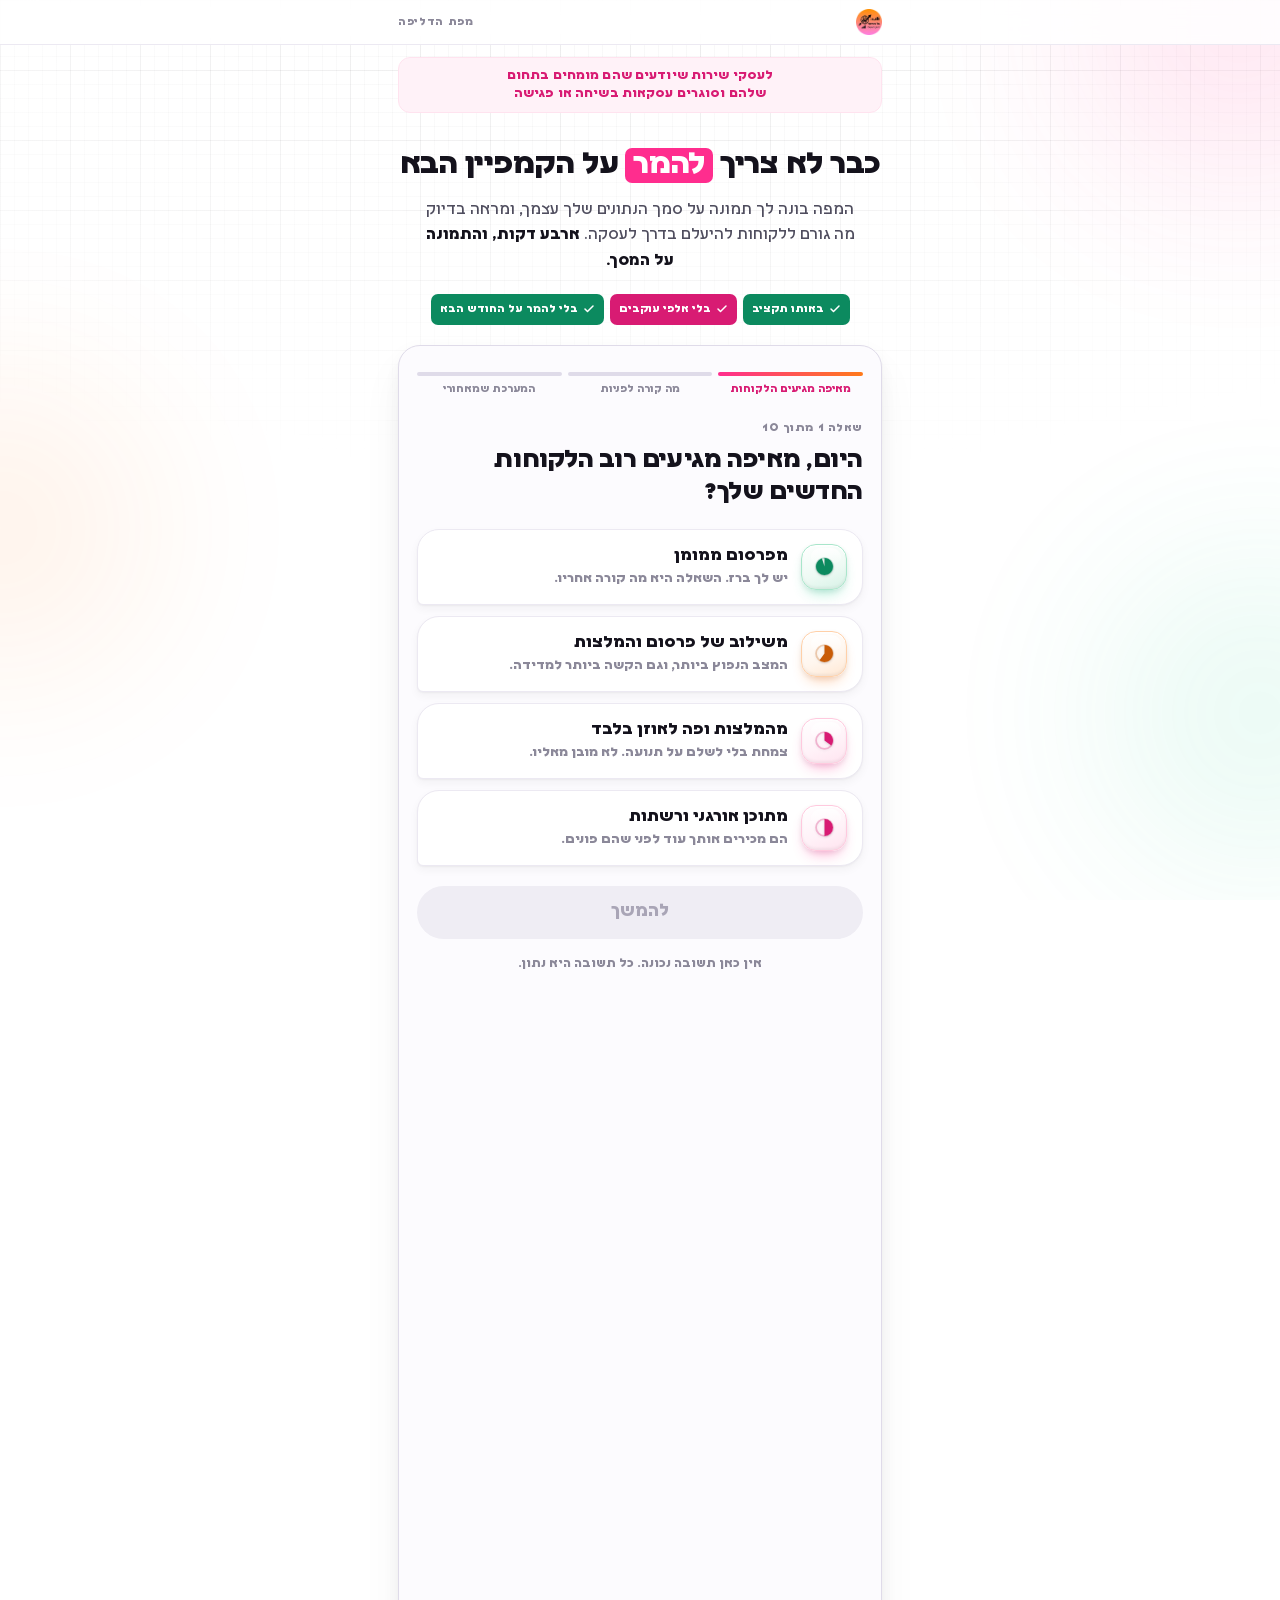
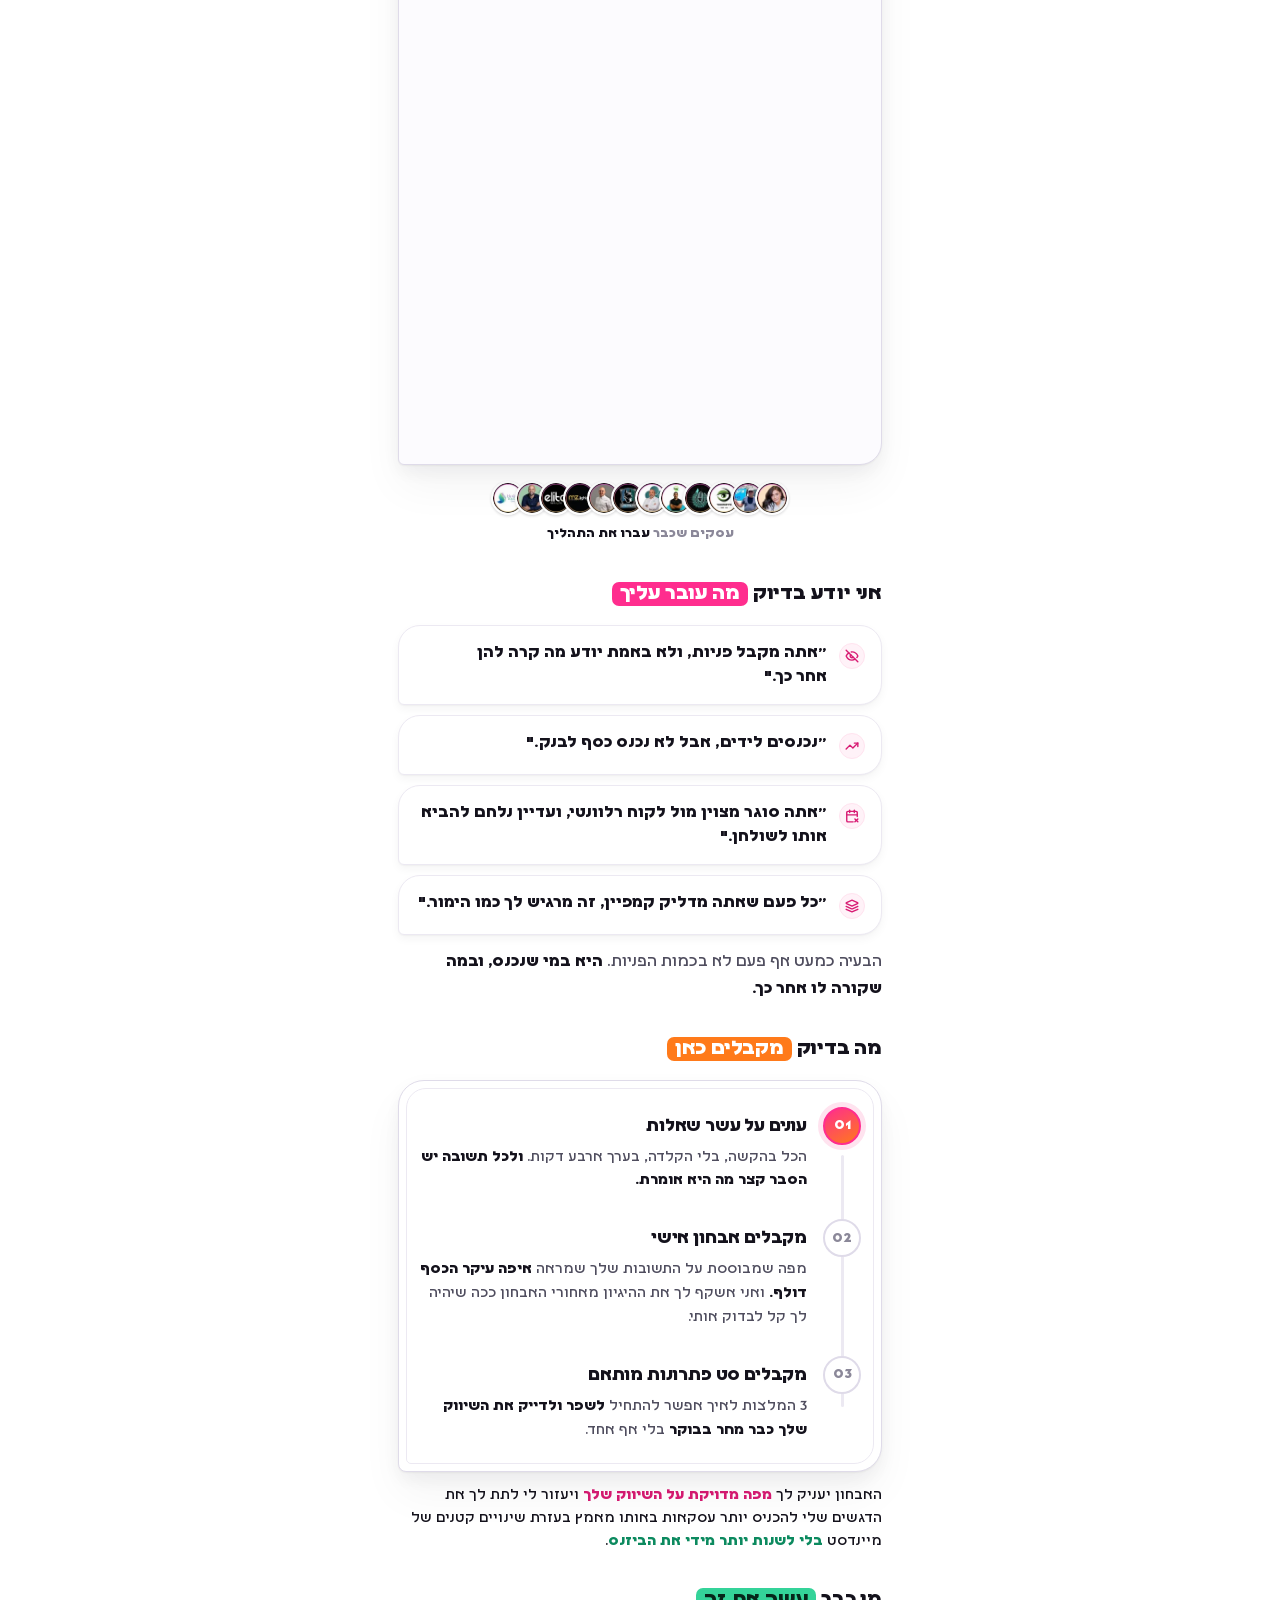
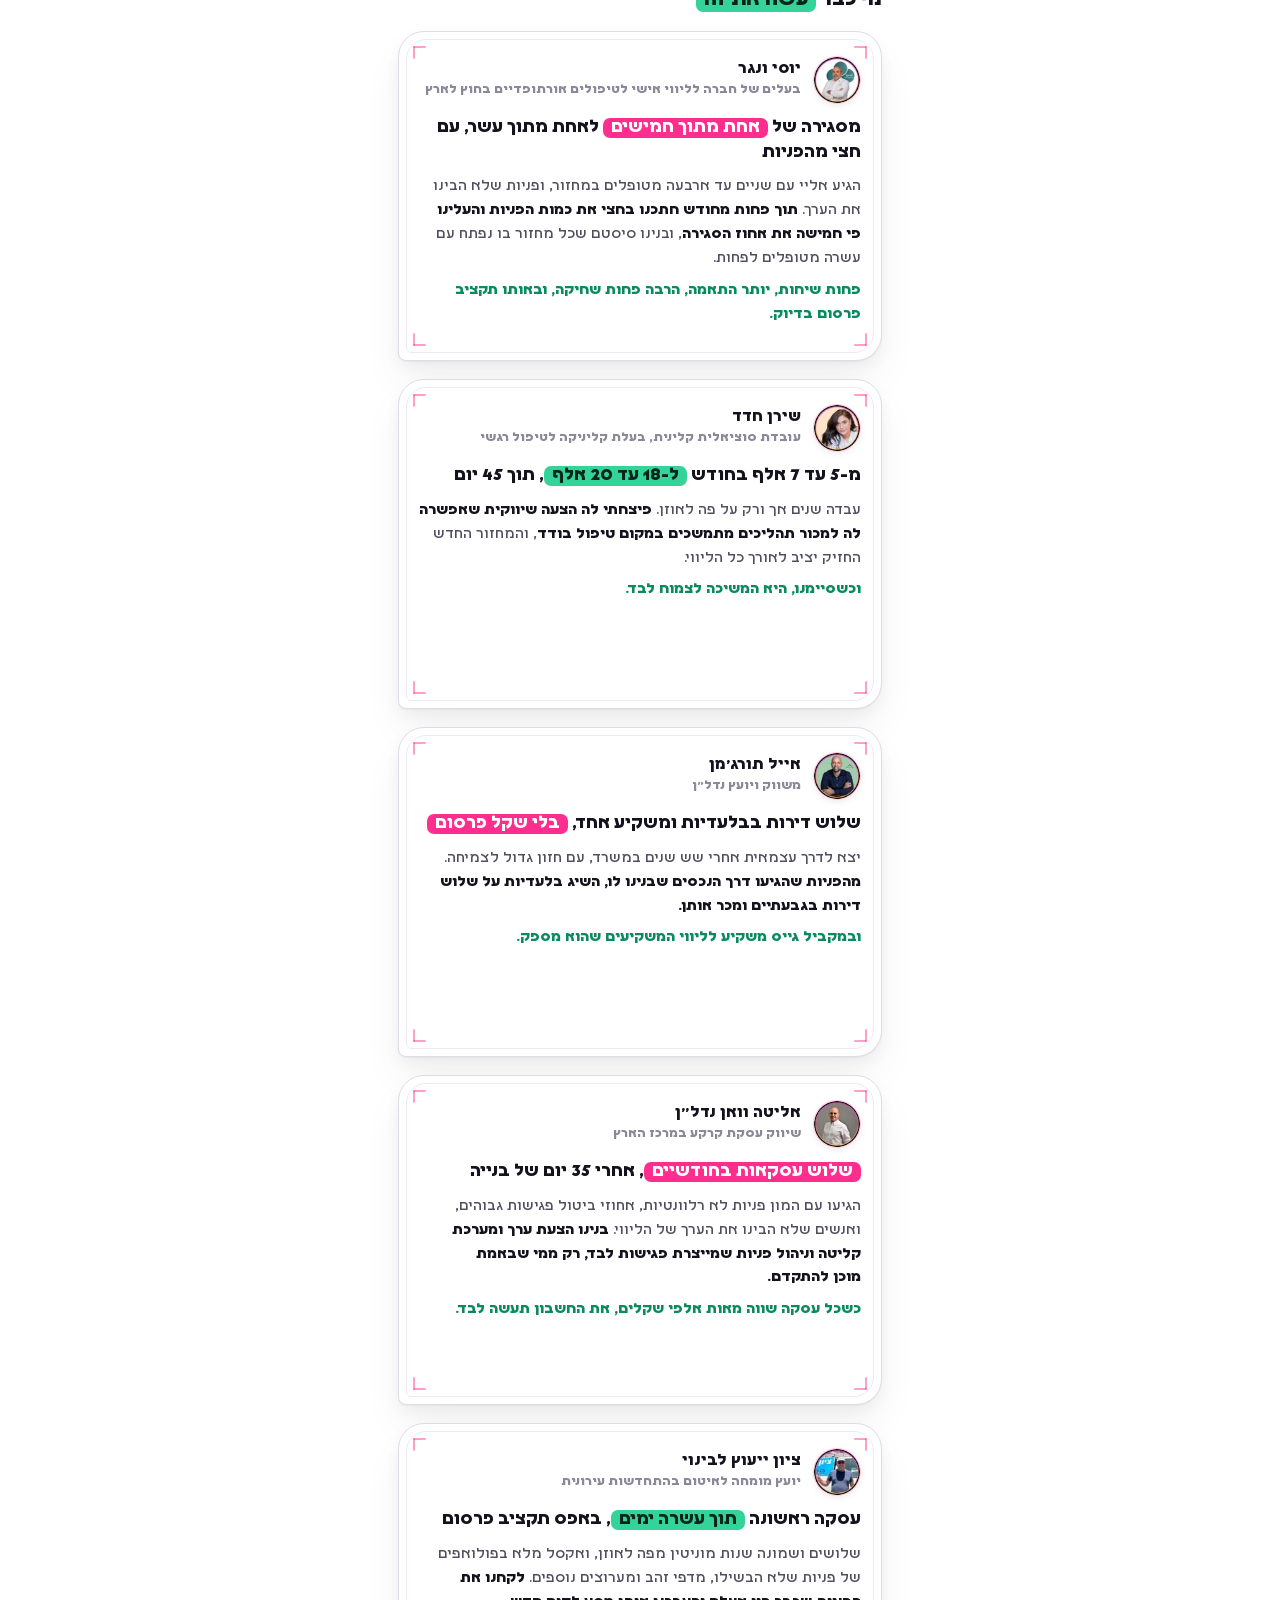
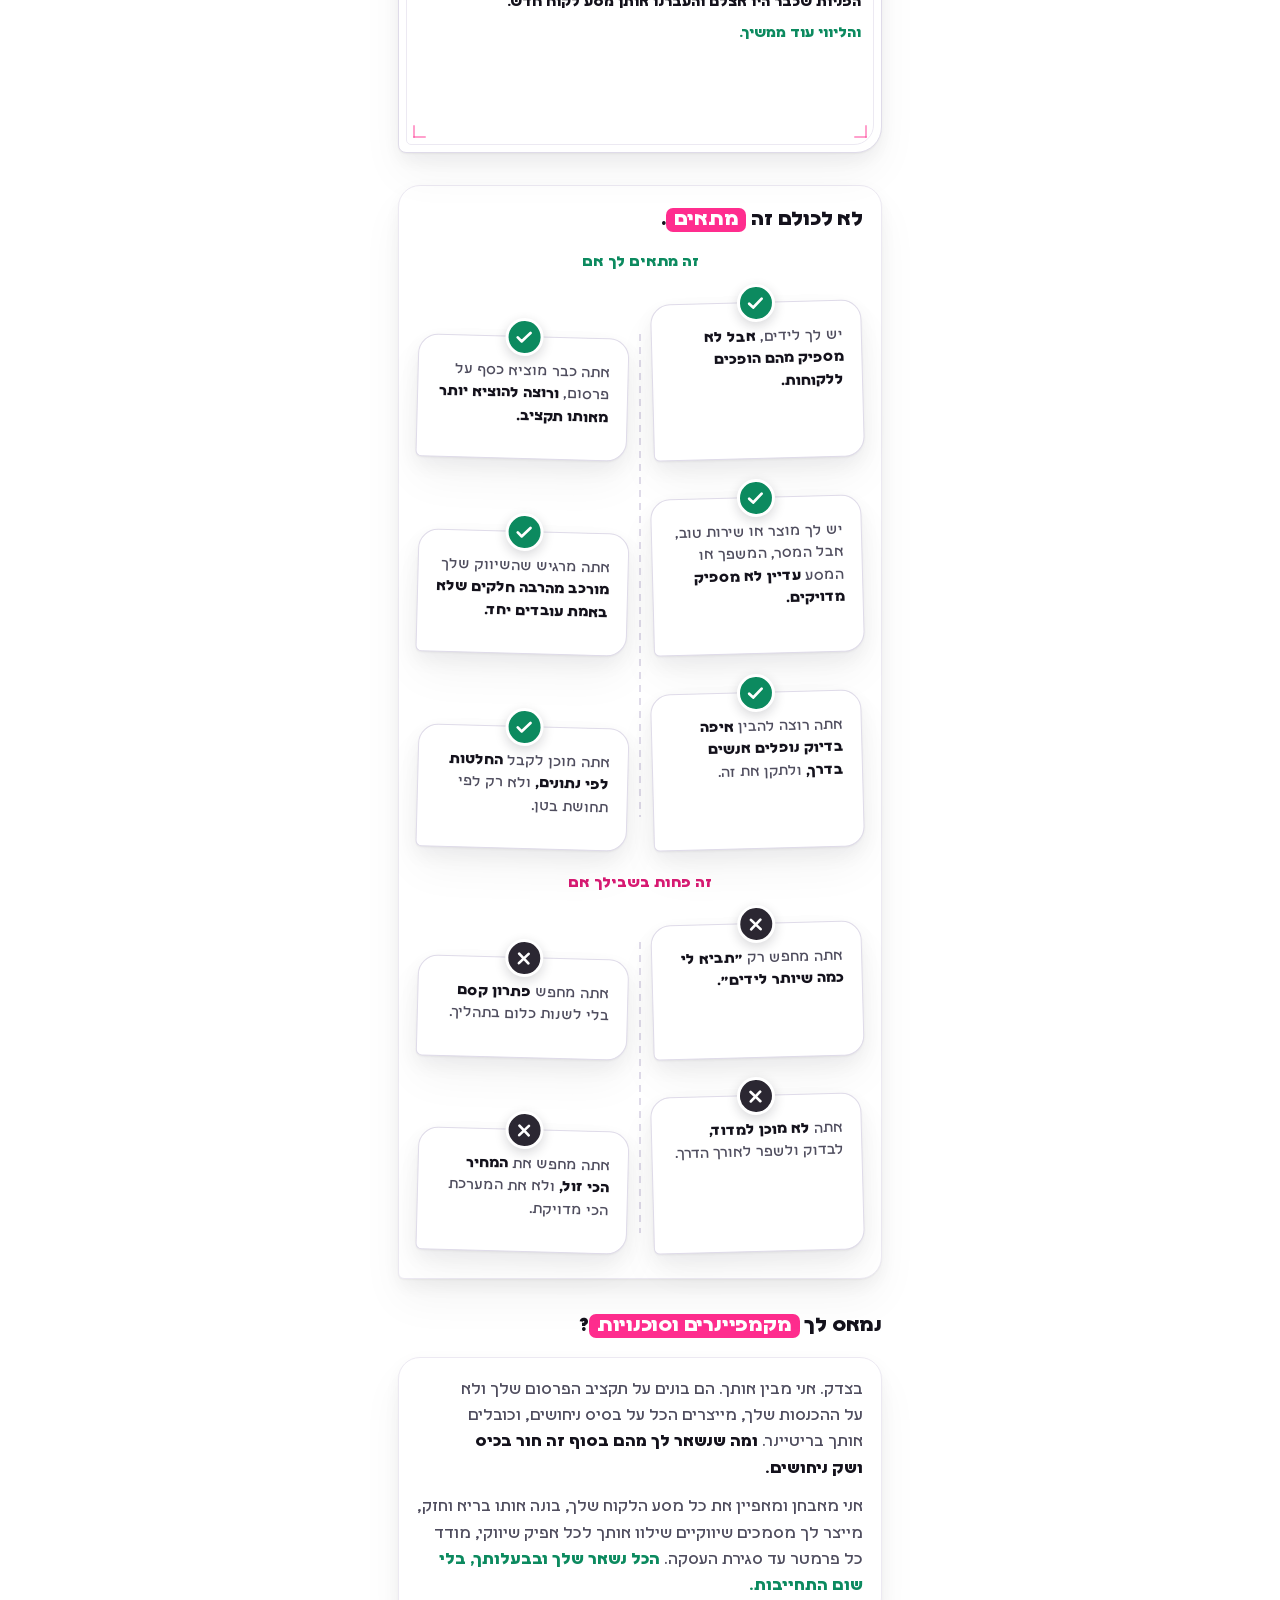
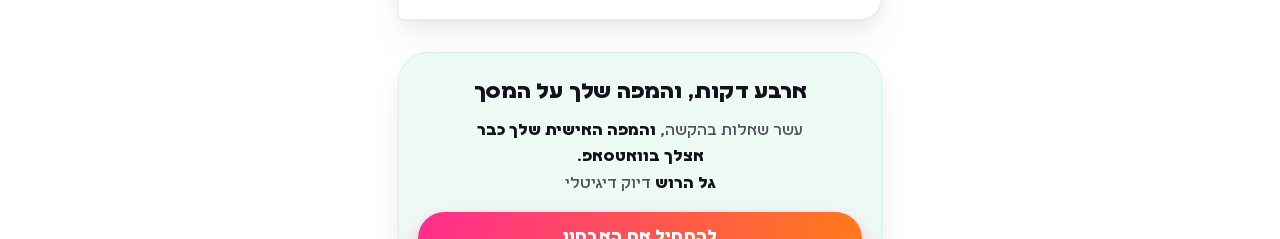
<file: index.html>
<!doctype html>
<html dir="rtl" lang="he">
<head>
<meta charset="utf-8">
<meta name="viewport" content="width=device-width, initial-scale=1, viewport-fit=cover">
<title>מפת הדליפה · גל הרוש · דיוק דיגיטלי</title>
<meta name="description" content="עשר שאלות, ארבע דקות, ובסוף מפה אישית שמראה כמה כסף הולך לך לאיבוד בין הפנייה למעמד המכירה, ואיפה בדיוק זה קורה.">
<meta property="og:title" content="מפת הדליפה · דיוק דיגיטלי">
<meta property="og:description" content="כמה כסף הולך לאיבוד בין הפנייה למעמד המכירה, ואיפה בדיוק. אבחון אישי בארבע דקות.">
<meta property="og:type" content="website">
<style>
@font-face{font-family:'TelAviv';font-weight:400;font-style:normal;font-display:swap;src:url([data-uri]) format('woff2');}
@font-face{font-family:'TelAviv';font-weight:800;font-style:normal;font-display:swap;src:url([data-uri]) format('woff2');}

:root{
  --bg:#ffffff; --bg2:#f8f7fb; --bg3:#fcfbfe;
  --pink:#ff2d8e; --pinkS:#d81b73; --pinkT:#fff2f8; --pinkL:#ffe3ef;
  --orange:#ff7a1a; --orangeS:#c95c07; --orangeT:#fff6ee; --orangeL:#ffe7d2;
  --green:#34d399; --greenS:#0c8a5f; --greenT:#eefaf4; --greenL:#d6f2e6;
  --txt:#14121c; --mut:#4f4d5e; --mut2:#8b8899; --line:#ece9f2; --line2:#dfdbe9;
  --sh1:0 1px 2px rgba(20,18,28,.04), 0 4px 10px rgba(20,18,28,.045);
  --sh2:0 1px 2px rgba(20,18,28,.05), 0 8px 20px rgba(20,18,28,.055), 0 22px 44px rgba(20,18,28,.045);
  --shC:0 2px 6px rgba(255,45,142,.18), 0 12px 26px rgba(255,45,142,.24);
  --rC:22px 22px 22px 6px;
}
*{box-sizing:border-box;-webkit-tap-highlight-color:transparent}
html{overflow-x:clip}
/* כלל ברזל של גל: אין מילים יתומות. text-wrap:pretty נועד בדיוק לזה,
   והדפדפנים שלא תומכים בו פשוט שוברים כרגיל, אז אין מה להפסיד. */
h1,h2,h3,h4,p,li,.res,.pun,.mirror,.sub,.rel,.fine,.qh,.gnote{
  text-wrap:pretty;-webkit-text-wrap:pretty}

body{margin:0;background:var(--bg);color:var(--txt);
  font-family:"TelAviv",system-ui,-apple-system,"Segoe UI",Arial,sans-serif;
  font-size:16px;line-height:1.65;overflow-x:clip;-webkit-font-smoothing:antialiased;
  font-variant-numeric:tabular-nums}
button,input,textarea,select{font-family:inherit;font-variant-numeric:tabular-nums}

.grid{position:fixed;inset:0;z-index:0;pointer-events:none;
  background-image:
    linear-gradient(rgba(20,18,28,.030) 1px,transparent 1px),
    linear-gradient(90deg,rgba(20,18,28,.030) 1px,transparent 1px),
    linear-gradient(rgba(20,18,28,.055) 1px,transparent 1px),
    linear-gradient(90deg,rgba(20,18,28,.055) 1px,transparent 1px);
  background-size:14px 14px,14px 14px,70px 70px,70px 70px;
  -webkit-mask-image:radial-gradient(120% 65% at 50% 0%,#000 0%,rgba(0,0,0,.5) 45%,transparent 82%);
  mask-image:radial-gradient(120% 65% at 50% 0%,#000 0%,rgba(0,0,0,.5) 45%,transparent 82%)}
.glow{position:fixed;inset:0;pointer-events:none;z-index:0;overflow:hidden}
.glow i{position:absolute;display:block;border-radius:50%;filter:blur(90px)}
.g1{width:340px;height:340px;background:var(--pink);top:-150px;right:-130px;opacity:.11}
.g2{width:300px;height:300px;background:var(--orange);top:42%;left:-150px;opacity:.09}
.g3{width:320px;height:320px;background:var(--green);bottom:3%;right:-140px;opacity:.10}

.wrap{position:relative;z-index:1;max-width:520px;margin:0 auto;padding:0 18px 40px}

header{position:sticky;top:0;z-index:40;backdrop-filter:blur(16px);-webkit-backdrop-filter:blur(16px);
  background:rgba(255,255,255,.86);border-bottom:1px solid var(--line)}
.hd{max-width:520px;margin:0 auto;padding:9px 18px;display:flex;align-items:center;justify-content:space-between;gap:10px}
.hd img{height:26px;width:auto;display:block}
.hd .who{font-size:11px;color:var(--mut2);font-weight:800;letter-spacing:.06em}

.sec{margin:32px 0;scroll-margin-top:74px}
.sh{font-size:20.5px;line-height:1.5;font-weight:800;margin:0 0 15px;letter-spacing:-.01em;color:var(--txt)}
h2{font-size:22px;line-height:1.32;margin:0 0 10px;font-weight:800;letter-spacing:-.01em}
p{margin:0 0 12px;color:var(--mut)}
b,strong{color:var(--txt);font-weight:800}
/* כלל ברזל של גל: מילים שמודגשות בקופסא לא נשברות לעולם באמצע, בשום
   נכס דיגיטלי שלו. הקופסא זזה כיחידה שלמה לשורה הבאה, ולא מתפצלת
   לשני חלקים צבועים. איפה שהביטוי ארוך מכדי להיכנס לרוחב מובייל
   אפילו לבדו, זו כבר בעיית ניסוח, לא בעיית CSS, ומדווחים על זה. */
.box{display:inline;background:var(--pink);color:#fff;font-weight:800;padding:1px 8px;border-radius:7px;
  white-space:nowrap}
.boxg{display:inline;background:var(--green);color:#05261a;font-weight:800;padding:1px 8px;border-radius:7px;
  white-space:nowrap}
.boxo{display:inline;background:var(--orange);color:#fff;font-weight:800;padding:1px 8px;border-radius:7px;
  white-space:nowrap}
.nb{white-space:nowrap}

.card{position:relative;background:#fff;border:1px solid var(--line);border-radius:var(--rC);
  padding:19px 18px;box-shadow:var(--sh1)}
.card.lift{box-shadow:var(--sh2)}

.panel{position:relative;background:#fff;border:1px solid var(--line2);border-radius:26px 26px 26px 8px;
  padding:26px 20px 22px;box-shadow:var(--sh2);text-align:center;overflow:hidden}
.panel::before{content:"";position:absolute;inset:7px;border:1px solid var(--line);border-radius:20px 20px 20px 5px;pointer-events:none}
.panel .tick{position:absolute;width:13px;height:13px;pointer-events:none}
.panel .tick::before,.panel .tick::after{content:"";position:absolute;background:var(--pink);opacity:.45;border-radius:2px}
.panel .tick::before{width:13px;height:2px}
.panel .tick::after{width:2px;height:13px}
.t1{top:15px;right:15px}.t1::before,.t1::after{top:0;right:0}
.t2{top:15px;left:15px}.t2::before,.t2::after{top:0;left:0}
.t3{bottom:15px;right:15px}.t3::before,.t3::after{bottom:0;right:0}
.t4{bottom:15px;left:15px}.t4::before,.t4::after{bottom:0;left:0}

.puck{position:relative;width:46px;height:46px;flex:0 0 auto;border-radius:15px;display:grid;place-items:center;
  background:linear-gradient(158deg,#fff 0%,var(--pk-t) 58%,var(--pk-l) 100%);
  border:1px solid var(--pk-b);
  box-shadow:inset 0 1.5px 0 rgba(255,255,255,.95), inset 0 -2px 3px rgba(20,18,28,.05),
             0 8px 14px -6px var(--pk-s), 0 2px 5px rgba(20,18,28,.07)}
.puck::before{content:"";position:absolute;top:3px;right:5px;left:9px;height:42%;border-radius:12px 12px 60% 60%;
  background:linear-gradient(180deg,rgba(255,255,255,.85),rgba(255,255,255,0));pointer-events:none}
.puck svg{width:23px;height:23px;position:relative;overflow:visible;
  filter:drop-shadow(0 1.5px 1px rgba(20,18,28,.18))}
.pk-p{--pk-t:var(--pinkT);--pk-l:var(--pinkL);--pk-b:#ffc9de;--pk-s:rgba(255,45,142,.42);color:var(--pinkS)}
.pk-o{--pk-t:var(--orangeT);--pk-l:var(--orangeL);--pk-b:#ffd0a8;--pk-s:rgba(255,122,26,.42);color:var(--orangeS)}
.pk-g{--pk-t:var(--greenT);--pk-l:var(--greenL);--pk-b:#a9e6cb;--pk-s:rgba(52,211,153,.45);color:var(--greenS)}

.cta{display:block;width:100%;border:0;cursor:pointer;color:#fff;font-size:17px;font-weight:800;
  padding:16px 18px;border-radius:999px;background:linear-gradient(96deg,var(--pink),var(--orange));
  box-shadow:var(--shC);
  /* בלי אנימציה, בלי nowrap ובלי שכבת compositing. כל אחד מהשלושה גרם
     לספארי באייפון לחתוך את הכיתוב, ואז נראה רק אמצע המילים. */
  line-height:1.25;text-align:center;overflow:visible}
.cta:disabled{background:#efedf4;color:#a9a5b6;box-shadow:none;cursor:default}
.cta.quiet{background:#fff;border:1px solid var(--line2);color:var(--mut);box-shadow:var(--sh1);font-size:15px}
.fine{font-size:12.5px;color:var(--mut2);margin:12px 0 0}

footer{border-top:1px solid var(--line);margin-top:36px;padding:19px 0 22px;text-align:center;font-size:12.5px;color:var(--mut2)}
footer a{color:var(--mut2)}

/* מסך מעבר. שתיים שלוש שניות של שקט אחרי לחיצה הן המקום שבו אנשים עוזבים,
   אז אומרים להם מה קורה במקום להשאיר מסך ריק. */
.gate{position:fixed;inset:0;z-index:120;display:none;place-content:center;
  background:rgba(20,18,28,.62);backdrop-filter:blur(3px);
  -webkit-backdrop-filter:blur(3px);opacity:0;transition:opacity .22s ease}
.gate.on{display:grid;opacity:1}
.gate .g{text-align:center;padding:0 30px}
.gate .ring{width:46px;height:46px;margin:0 auto 16px;border-radius:50%;
  border:3px solid rgba(255,255,255,.22);border-top-color:#fff;
  animation:gspin .8s linear infinite}
@keyframes gspin{to{transform:rotate(360deg)}}
.gate p{margin:0;color:#fff;font-size:16.5px;font-weight:800;line-height:1.5}
.gate small{display:block;margin-top:7px;color:rgba(255,255,255,.7);
  font-size:13.5px;font-weight:700}

/* תיבת הסרטון האנכי. משותפת לדף הבית ולדף התוצאה, כי זה אותו נגן
   בדיוק. הסרטון עצמו לא מוטמע בדף, נטען כקובץ נפרד רק בלחיצה. */
.vlite{position:fixed;inset:0;z-index:130;display:none;place-items:center;
  background:rgba(10,9,14,.92);padding:26px 20px}
.vlite.on{display:grid}
.vlite .vbox{position:relative;width:100%;max-width:400px}
.vlite video{width:100%;max-height:82vh;border-radius:16px;display:block;
  background:#000;box-shadow:var(--shC)}
.vlite .vx{position:absolute;top:-46px;left:0;width:36px;height:36px;
  border-radius:50%;border:0;background:rgba(255,255,255,.14);color:#fff;
  font-size:22px;line-height:1;cursor:pointer}


/* כרטיסיית סיפור לקוח. משותפת לדף הבית ולדף התוצאה, כי זו אותה
   הוכחה ואסור שהיא תיראה אחרת בשני מקומות. */
.cases{position:relative}
.case{position:sticky;background:#fff;border:1px solid var(--line2);min-height:330px;
  border-radius:26px 26px 26px 8px;padding:24px 20px 20px;box-shadow:var(--sh2);
  margin-bottom:18px;overflow:hidden}
.case::before{content:"";position:absolute;inset:7px;border:1px solid var(--line);
  border-radius:20px 20px 20px 5px;pointer-events:none}
.case .tick{position:absolute}
.case .tick.t1{top:14px;right:14px}
.case .tick.t2{top:14px;left:14px}
.case .tick.t3{bottom:14px;right:14px}
.case .tick.t4{bottom:14px;left:14px}
.case .tick.t2::before,.case .tick.t4::before{right:0}
.case .tick.t3::after,.case .tick.t4::after{bottom:0}
.case .tick{position:absolute;width:13px;height:13px;pointer-events:none}
.case .tick::before,.case .tick::after{content:"";position:absolute;background:var(--pink);opacity:.45;border-radius:2px}
.case .tick::before{width:13px;height:2px}
.case .tick::after{width:2px;height:13px}
.case:nth-of-type(1){top:80px;z-index:1}
.case:nth-of-type(2){top:88px;z-index:2}
.case:nth-of-type(3){top:96px;z-index:3}
.case:nth-of-type(4){top:104px;z-index:4}
.case:nth-of-type(5){top:112px;z-index:5;margin-bottom:0}
.case .hd2{position:relative;z-index:2;display:flex;gap:12px;align-items:center;margin-bottom:12px}
.case .ph{flex:0 0 auto;width:48px;height:48px;border-radius:50%;overflow:hidden;display:grid;place-items:center;
  background:linear-gradient(158deg,#fff,var(--pinkL));border:1px solid #ffc9de;
  box-shadow:inset 0 1px 0 rgba(255,255,255,.9),0 2px 6px rgba(20,18,28,.08);
  font-size:15px;font-weight:800;color:var(--pinkS);letter-spacing:-.02em}
.case .ph img{width:100%;height:100%;object-fit:cover;display:block}
.case .who2 b{display:block;font-size:15.5px;font-weight:800;color:var(--txt);line-height:1.3}
.case .who2 span{display:block;font-size:12.5px;font-weight:700;color:var(--mut2);line-height:1.4;margin-top:2px}
.case .res{position:relative;z-index:2;font-size:17px;font-weight:800;line-height:1.45;margin:0 0 10px;color:var(--txt)}
.case p{position:relative;z-index:2;margin:0 0 8px;font-size:14.5px}
.case .pun{position:relative;z-index:2;margin:0;font-size:14.5px;font-weight:800;color:var(--greenS)}

.soc{display:flex;gap:10px;justify-content:center;margin:12px 0 10px}
.soc a{display:inline-flex;align-items:center;justify-content:center;width:36px;height:36px;border:1px solid var(--line);border-radius:50%;color:var(--mut2);transition:color .18s,border-color .18s}
.soc a:hover{color:var(--brand);border-color:var(--brand)}
.soc svg{width:18px;height:18px}









/* הפרצופים קטנים יותר עכשיו, כי הם שתים עשרה ולא שבע */
.faces img{width:30px;height:30px;margin-left:-9px}
.proof span{font-size:12.5px}
/* באדג' מעל הסרטון */
.vbadge{display:inline-block;margin:0 auto 10px;padding:6px 13px;border-radius:999px;
  background:var(--pinkT);border:1px solid var(--pinkL);color:var(--pinkS);
  font-size:12.5px;font-weight:800;white-space:nowrap}
/* אותו זיהוי שכבר קיים בבאדג' של המודעה, כאן על הדף עצמו. מי שמגיע
   בלי לעבור דרך המודעה (קישור ישיר, פה לאוזן) לא ראה את הסינון הזה
   בכלל. לא נייד, כי הטקסט ארוך מכדי להיכנס לפינה עגולה בלי להישבר. */
.qualify{display:block;margin:0 auto 14px;padding:9px 18px;border-radius:16px;
  background:var(--pinkT);border:1px solid var(--pinkL);color:var(--pinkS);
  font-size:13px;font-weight:800;line-height:1.45;max-width:300px}
.vid{text-align:center}

/* הוכחה חברתית: פרצופים אמיתיים, לא איורים */
.proof{display:flex;align-items:center;justify-content:center;gap:10px;
  margin:16px auto 0;flex-wrap:wrap}
.faces{display:flex;direction:ltr}
.faces img{width:34px;height:34px;border-radius:50%;display:block;
  border:2px solid #fff;box-shadow:0 1px 3px rgba(20,18,28,.16);object-fit:cover;
  margin-left:-10px;background:#fff}
.faces img:first-child{margin-left:0}
.proof span{font-size:13px;font-weight:700;color:var(--mut2);line-height:1.45}
.proof span b{color:var(--txt);font-weight:800}

.cr{margin-top:10px!important;font-size:11.5px;color:var(--mut2);opacity:.85}

.hero{padding:30px 0 4px;text-align:center}
.h1{font-size:31px;line-height:1.24;font-weight:800;margin:0 0 12px;letter-spacing:-.02em}
.rel{font-size:15.5px;font-weight:800;color:var(--pinkS);margin:0 0 16px;line-height:1.5}
.sub{font-size:15.5px;color:var(--mut);margin:0 auto 20px;max-width:430px}
.vid{position:relative;margin:0 auto 20px;max-width:100%}
.frame{position:relative;aspect-ratio:16/9;border-radius:26px 26px 26px 8px;overflow:hidden;
  border:1px solid var(--line2);box-shadow:var(--sh2);
  background:linear-gradient(168deg,#fff 0%,var(--pinkT) 42%,var(--orangeT) 100%)}
.frame::after{content:"";position:absolute;inset:0;pointer-events:none;
  background:radial-gradient(90% 55% at 50% 118%,rgba(20,18,28,.30),transparent 62%)}
.frame img{position:absolute;bottom:0;right:7%;left:auto;transform:none;
  height:94%;width:auto;max-width:none;display:block}
.play{position:absolute;z-index:2;top:50%;left:50%;transform:translate(-50%,-50%);
  width:64px;height:64px;border-radius:50%;border:0;cursor:pointer;display:grid;place-items:center;
  background:linear-gradient(96deg,var(--pink),var(--orange));box-shadow:var(--shC),0 0 0 8px rgba(255,255,255,.30)}
.play svg{width:23px;height:23px;color:#fff;margin-right:3px}
/* אייקון ליד כל משפט מראה, ולא רק מלווה: הוא הרגש של המשפט בקו אחד.
   הדגשה חלקית, לא כל השורה, כי העין סורקת וקולטת קודם את מה שבולט. */
.mirror{display:flex;gap:12px;align-items:flex-start;background:#fff;border:1px solid var(--line);border-radius:var(--rC);
  padding:15px 16px;margin-bottom:10px;box-shadow:var(--sh1);font-size:16px;font-weight:600;color:var(--txt);line-height:1.5}
.mirror b{font-weight:800}
.mirror i{flex:0 0 auto;width:26px;height:26px;border-radius:50%;display:grid;place-items:center;margin-top:2px;
  background:var(--pinkT);border:1px solid var(--pinkL);color:var(--pinkS)}
.mirror svg{width:14px;height:14px;stroke-width:2.4}
.step{display:flex;gap:14px;align-items:flex-start;margin-bottom:14px}
.step .n{flex:0 0 auto;width:40px;text-align:center}
.step .n b{display:block;font-size:27px;line-height:1;font-weight:800;letter-spacing:-.03em;
  color:transparent;-webkit-text-stroke:1.4px var(--pink);opacity:.95}
.step .n i{display:block;width:1px;height:22px;margin:8px auto 0;opacity:.5;
  background:linear-gradient(180deg,var(--pink),transparent)}
.step h3{margin:0 0 4px;font-size:17px;font-weight:800}
.step p{margin:0;font-size:14.5px}
.tl{position:relative;background:#fff;border:1px solid var(--line2);border-radius:26px 26px 26px 8px;
  padding:26px 20px 22px;box-shadow:var(--sh2);overflow:hidden}
.tl::before{content:"";position:absolute;inset:7px;border:1px solid var(--line);
  border-radius:20px 20px 20px 5px;pointer-events:none}
.tl .tick{position:absolute;width:13px;height:13px;pointer-events:none}
.tl .tick::before,.tl .tick::after{content:"";position:absolute;background:var(--pink);opacity:.45;border-radius:2px}
.tl .tick::before{width:13px;height:2px}
.tl .tick::after{width:2px;height:13px}
.rail{position:absolute;top:74px;bottom:64px;right:37.5px;width:3px;border-radius:3px;background:var(--line);overflow:hidden}
.rail i{position:absolute;top:0;right:0;left:0;height:0;border-radius:3px;
  background:linear-gradient(180deg,var(--pink),var(--orange));transition:height .25s ease-out}
.tl .step{position:relative;z-index:2;display:flex;gap:16px;align-items:flex-start;margin-bottom:26px}
.tl .step:last-of-type{margin-bottom:6px}
.tl .step .n{flex:0 0 auto;width:38px;height:38px;border-radius:50%;display:grid;place-items:center;
  background:#fff;border:2px solid var(--line2);font-size:14px;font-weight:800;color:var(--mut2);
  transition:border-color .3s,color .3s,box-shadow .3s,background .3s}
.tl .step.on .n{border-color:var(--pink);color:#fff;background:linear-gradient(150deg,var(--pink),var(--orange));
  box-shadow:0 0 0 5px var(--pinkL)}
.tl .step h3{margin:6px 0 4px;font-size:17.5px;font-weight:800;letter-spacing:-.01em}
.tl .step p{margin:0;font-size:14.5px}

.pf{background:#fff;border:1px solid var(--line);border-radius:var(--rC);padding:17px 16px;
  margin-bottom:12px;box-shadow:var(--sh1)}
.pf .nm{font-size:12.5px;font-weight:800;color:var(--pinkS);margin:0 0 7px}
.pf p{margin:0;font-size:14.5px}





















.fit{display:flex;gap:12px;align-items:flex-start;margin-bottom:11px;font-size:15px;color:var(--mut);line-height:1.55}
.fit i{flex:0 0 auto;width:22px;height:22px;border-radius:50%;display:grid;place-items:center;margin-top:2px}
.fit svg{width:12px;height:12px;stroke-width:3.2}
.fit.y i{background:var(--greenT);border:1px solid var(--greenL);color:var(--greenS)}
.fit.n i{background:var(--pinkT);border:1px solid var(--pinkL);color:var(--pinkS)}
.me{position:relative;overflow:hidden;padding-bottom:0}
.me .in{padding-bottom:6px}
.me{padding-bottom:0}
.me .glowme{position:absolute;bottom:-30px;left:50%;transform:translateX(-50%);
  width:300px;height:210px;border-radius:50%;pointer-events:none;
  background:radial-gradient(closest-side,rgba(255,45,142,.16),rgba(255,122,26,.09) 55%,transparent 78%)}
.me .av{position:relative;z-index:2;display:block;width:min(74%,250px);margin:16px auto -1px;
  -webkit-mask-image:linear-gradient(180deg,#000 58%,rgba(0,0,0,.62) 80%,rgba(0,0,0,0) 100%);
  mask-image:linear-gradient(180deg,#000 58%,rgba(0,0,0,.62) 80%,rgba(0,0,0,0) 100%)}
.close{text-align:center;border:1px solid var(--greenL);background:var(--greenT);
  border-radius:30px 30px 30px 8px;padding:26px 19px;box-shadow:var(--sh2)}
.close .cta{margin-top:15px}
.float{position:fixed;left:0;right:0;bottom:0;z-index:45;padding:11px 18px calc(11px + env(safe-area-inset-bottom));
  background:linear-gradient(180deg,rgba(255,255,255,0),rgba(255,255,255,.97) 34%);opacity:0;transform:translateY(100%);
  transition:opacity .28s,transform .28s;pointer-events:none}
.float.on{opacity:1;transform:none;pointer-events:auto}
.float .in{max-width:520px;margin:0 auto}
.float button{width:100%;border:0;cursor:pointer;color:#fff;font-size:16px;font-weight:800;padding:15px;
  border-radius:999px;background:linear-gradient(96deg,var(--pink),var(--orange));box-shadow:var(--shC)}
.fitgrid{position:relative}
.fitlabel{font-size:15px;font-weight:800;text-align:center;margin:2px 0 26px}
.fitlabel.y{color:var(--greenS)}.fitlabel.n{color:var(--pinkS)}
.fcards{position:relative;display:grid;grid-template-columns:1fr 1fr;gap:38px 24px;margin:0 0 6px}
.fcards::before{content:"";position:absolute;top:6%;bottom:6%;left:calc(50% - 1px);width:2px;background-image:linear-gradient(var(--line2) 55%,transparent 0);background-size:2px 13px;transform:scaleY(0);transform-origin:top;transition:transform .9s ease .15s}
.fcards.in::before{transform:scaleY(1)}
.fcard{position:relative;background:#fff;border:1px solid var(--line2);border-radius:20px 20px 20px 6px;padding:24px 18px 18px;box-shadow:var(--sh2);font-size:14.5px;line-height:1.55;color:var(--mut);opacity:0;transform:translateY(24px) rotate(var(--rot,0deg));transition:opacity .55s ease,transform .55s ease}
.fcard b{color:var(--txt);font-weight:800}
.fcard:nth-child(odd){--rot:-1.5deg}
.fcard:nth-child(even){--rot:1.5deg;margin-top:34px}
.fcard.in{opacity:1;transform:translateY(0) rotate(var(--rot,0deg))}
.fcard .seal{position:absolute;top:-19px;right:50%;transform:translateX(50%);width:38px;height:38px;border-radius:50%;display:grid;place-items:center;border:3px solid #fff;box-shadow:0 4px 12px rgba(20,18,28,.16)}
.fcard.y .seal{background:var(--greenS)}
.fcard.n .seal{background:#2b2732}
.fcard .seal svg{width:19px;height:19px;stroke:#fff;stroke-width:3.4;fill:none;stroke-linecap:round;stroke-linejoin:round}
@media(max-width:560px){.fcards{grid-template-columns:1fr;gap:30px}.fcards::before{display:none}.fcard,.fcard:nth-child(even){--rot:0deg;margin-top:0}}
.chips{display:flex;flex-wrap:nowrap;gap:6px;justify-content:center;margin:2px 0 20px;padding:0 4px}
.chip{display:inline-flex;align-items:center;gap:5px;font-size:11px;font-weight:800;color:#fff;border-radius:7px;padding:6px 9px;white-space:nowrap}
.chip svg{width:12px;height:12px;stroke:currentColor;stroke-width:3;fill:none;stroke-linecap:round;stroke-linejoin:round;flex-shrink:0}
.chip.g{background:var(--greenS)}
.chip.p{background:var(--pinkS)}
@media(max-width:390px){.chip{font-size:10px;padding:5px 7px;gap:4px}.chip svg{width:11px;height:11px}}
/* באדג' זיהוי קהל, הכי עליון בדף, מעל הכותרת, כדי לדייק את קהל היעד */
.topqual{display:block;max-width:520px;margin:12px auto 4px;padding:9px 14px;
  background:var(--pinkT);border:1px solid var(--pinkL);color:var(--pinkS);
  border-radius:12px;font-size:12.5px;font-weight:800;line-height:1.45;
  text-align:center;letter-spacing:.01em;text-wrap:balance}
/* מסגרת השאלון: נותנת לשאלון גבולות ברורים בראש הדף. השאלון עצמו
   נטען זהה מ-/q/ בתוך iframe, וגובהו מתעדכן אוטומטית לפי התוכן. */
.surveyframe{position:relative;margin:16px 0 8px;border:1px solid var(--line2);
  border-radius:var(--rC);background:var(--bg3);box-shadow:var(--sh2);overflow:hidden}
.surveyframe iframe{display:block;width:100%;border:0;height:600px;transition:height .18s ease}
@media(max-width:400px){.topqual{font-size:11.5px;margin-top:10px}}
</style>
<link rel="prefetch" href="/q/" as="document">
<script>
/* זיהוי הטמעה: survey.html חי גם עצמאי וגם בתוך iframe בדף הבית (הביקוע
   החי מ-28/09/2026). הדגל קובע מה מדלגים עליו כשהוא ממוסגר (PageView כפול,
   כרום, ניווט). שאר הדפים אף פעם לא ממוסגרים, אז זה תמיד false אצלם. */
try{if(window.top!==window.self)document.documentElement.classList.add('framed');}catch(e){document.documentElement.classList.add('framed');}
!function(f,b,e,v,n,t,s){if(f.fbq)return;n=f.fbq=function(){n.callMethod?
n.callMethod.apply(n,arguments):n.queue.push(arguments)};if(!f._fbq)f._fbq=n;
n.push=n;n.loaded=!0;n.version='2.0';n.queue=[];t=b.createElement(e);t.async=!0;
t.src=v;s=b.getElementsByTagName(e)[0];s.parentNode.insertBefore(t,s)}(window,
document,'script','https://connect.facebook.net/en_US/fbevents.js');
fbq('init','3520763671432860');if(window.self===window.top)fbq('track','PageView');
</script>
<noscript><img height="1" width="1" style="display:none"
src="https://www.facebook.com/tr?id=3520763671432860&ev=PageView&noscript=1" alt=""></noscript>
</head>
<body>

<div class="grid"></div>
<div class="glow"><i class="g1"></i><i class="g2"></i><i class="g3"></i></div>

<header><div class="hd">
  <img src="[data-uri]" alt="דיוק דיגיטלי">
  <span class="who">מפת הדליפה</span>
</div></header>

<div class="wrap">

  <div class="topqual">לעסקי שירות שיודעים שהם מומחים בתחום שלהם וסוגרים עסקאות בשיחה או פגישה</div>
  <div class="hero">
    <h1 class="h1">כבר לא צריך <span class="box">להמר</span> על הקמפיין הבא</h1>
    <p class="sub">המפה בונה לך תמונה על סמך הנתונים שלך עצמך, ומראה בדיוק מה גורם ללקוחות להיעלם בדרך לעסקה. <b>ארבע דקות, והתמונה על המסך.</b></p>
    <div class="chips"><span class="chip g"><svg viewBox="0 0 24 24"><path d="M20 6 9 17l-5-5"/></svg>באותו תקציב</span><span class="chip p"><svg viewBox="0 0 24 24"><path d="M20 6 9 17l-5-5"/></svg>בלי אלפי עוקבים</span><span class="chip g"><svg viewBox="0 0 24 24"><path d="M20 6 9 17l-5-5"/></svg>בלי להמר על החודש הבא</span></div>
    <div class="surveyframe" id="survey">
      <iframe id="qf" title="אבחון מפת הדליפה, ארבע דקות" data-base="/q/" loading="eager" scrolling="no"></iframe>
    </div>
    <div class="proof"><div class="faces"><img src="[data-uri]" alt=""><img src="[data-uri]" alt=""><img src="[data-uri]" alt=""><img src="[data-uri]" alt=""><img src="[data-uri]" alt=""><img src="[data-uri]" alt=""><img src="[data-uri]" alt=""><img src="[data-uri]" alt=""><img src="[data-uri]" alt=""><img src="[data-uri]" alt=""><img src="[data-uri]" alt=""><img src="[data-uri]" alt=""></div><span>עסקים שכבר <b>עברו את התהליך</b></span></div>
  </div>

  <div class="sec">
    <h2 class="sh">אני יודע בדיוק <span class="box">מה עובר עליך</span></h2>
    <div class="mirror"><i><svg viewBox="0 0 24 24" fill="none" stroke="currentColor" stroke-linecap="round" stroke-linejoin="round"><path d="M9.88 9.88a3 3 0 1 0 4.24 4.24"/><path d="M10.73 5.08A10.43 10.43 0 0 1 12 5c7 0 10 7 10 7a13.16 13.16 0 0 1-1.67 2.68"/><path d="M6.61 6.61A13.526 13.526 0 0 0 2 12s3 7 10 7a9.74 9.74 0 0 0 5.39-1.61"/><line x1="2" x2="22" y1="2" y2="22"/></svg></i>
      <span>"אתה מקבל פניות, ולא באמת יודע <b>מה קרה להן אחר כך.</b>"</span></div>
    <div class="mirror"><i><svg viewBox="0 0 24 24" fill="none" stroke="currentColor" stroke-linecap="round" stroke-linejoin="round"><polyline points="22 7 13.5 15.5 8.5 10.5 2 17"/><polyline points="16 7 22 7 22 13"/></svg></i>
      <span>"נכנסים לידים, <b>אבל לא נכנס כסף לבנק.</b>"</span></div>
    <div class="mirror"><i><svg viewBox="0 0 24 24" fill="none" stroke="currentColor" stroke-linecap="round" stroke-linejoin="round"><path d="M21 13V6a2 2 0 0 0-2-2H5a2 2 0 0 0-2 2v14a2 2 0 0 0 2 2h9"/><line x1="16" x2="16" y1="2" y2="6"/><line x1="8" x2="8" y1="2" y2="6"/><line x1="3" x2="21" y1="10" y2="10"/><path d="m17 22 5-5"/><path d="m17 17 5 5"/></svg></i>
      <span>"אתה סוגר מצוין מול לקוח רלוונטי, <b>ועדיין נלחם להביא אותו לשולחן.</b>"</span></div>
    <div class="mirror"><i><svg viewBox="0 0 24 24" fill="none" stroke="currentColor" stroke-linecap="round" stroke-linejoin="round"><path d="m12.83 2.18a2 2 0 0 0-1.66 0L2.6 6.08a1 1 0 0 0 0 1.83l8.58 3.91a2 2 0 0 0 1.66 0l8.58-3.9a1 1 0 0 0 0-1.83Z"/><path d="m22 17.65-9.17 4.16a2 2 0 0 1-1.66 0L2 17.65"/><path d="m22 12.65-9.17 4.16a2 2 0 0 1-1.66 0L2 12.65"/></svg></i>
      <span>"כל פעם שאתה מדליק קמפיין, <b>זה מרגיש לך כמו הימור.</b>"</span></div>
    <p style="margin-top:14px">הבעיה כמעט אף פעם לא בכמות הפניות. <b>היא במי שנכנס, ובמה שקורה לו אחר כך.</b></p>
  </div>

  <div class="sec">
    <h2 class="sh">מה בדיוק <span class="boxo">מקבלים כאן</span></h2>
    <div class="tl" id="tl">
            <div class="rail"><i id="railfill"></i></div>
      <div class="step"><div class="n">01</div><div>
        <h3>עונים על עשר שאלות</h3>
        <p>הכל בהקשה, בלי הקלדה, בערך ארבע דקות. <b>ולכל תשובה יש הסבר קצר מה היא אומרת.</b></p></div></div>
      <div class="step"><div class="n">02</div><div>
        <h3>מקבלים אבחון אישי</h3>
        <p>מפה שמבוססת על התשובות שלך שמראה <b>איפה עיקר הכסף דולף.</b> ואני אשקף לך את ההיגיון מאחורי האבחון ככה שיהיה לך קל לבדוק אותי.</p></div></div>
      <div class="step"><div class="n">03</div><div>
        <h3>מקבלים סט פתרונות מותאם</h3>
        <p>3 המלצות לאיך אפשר להתחיל <b>לשפר ולדייק את השיווק שלך כבר מחר בבוקר</b> בלי אף אחד.</p></div></div>
    </div>
    <p class="fine" style="margin-top:12px;color:var(--txt);opacity:1;font-size:14.5px;line-height:1.6">האבחון יעניק לך <span style="color:var(--pinkS);font-weight:800">מפה מדויקת על השיווק שלך</span> ויעזור לי לתת לך את הדגשים שלי להכניס יותר עסקאות באותו מאמץ בעזרת שינויים קטנים של מיינדסט <span style="color:var(--greenS);font-weight:800">בלי לשנות יותר מידי את הביזנס</span>.</p>
  </div>

  <div class="sec">
    <h2 class="sh">מי כבר <span class="boxg">עשה את זה</span></h2>
    <div class="cases">
    <div class="case"><i class="tick t1"></i><i class="tick t2"></i><i class="tick t3"></i><i class="tick t4"></i>
      <div class="hd2"><div class="ph"><img src="[data-uri]" alt=""></div>
        <div class="who2"><b>יוסי ונגר</b><span>בעלים של חברה לליווי אישי לטיפולים אורתופדיים בחוץ לארץ</span></div></div>
      <p class="res">מסגירה של <span class="box">אחת מתוך חמישים</span> לאחת מתוך עשר, עם חצי מהפניות</p>
      <p>הגיע אליי עם שניים עד ארבעה מטופלים במחזור, ופניות שלא הבינו את הערך. <b>תוך פחות מחודש חתכנו בחצי את כמות הפניות והעלינו פי חמישה את אחוז הסגירה</b>, ובנינו סיסטם שכל מחזור בו נפתח עם עשרה מטופלים לפחות.</p>
      <p class="pun">פחות שיחות, יותר התאמה, הרבה פחות שחיקה, ובאותו תקציב פרסום בדיוק.</p>
    </div>
    <div class="case"><i class="tick t1"></i><i class="tick t2"></i><i class="tick t3"></i><i class="tick t4"></i>
      <div class="hd2"><div class="ph"><img src="[data-uri]" alt=""></div>
        <div class="who2"><b>שירן חדד</b><span>עובדת סוציאלית קלינית, בעלת קליניקה לטיפול רגשי</span></div></div>
      <p class="res">מ-5 עד 7 אלף בחודש <span class="boxg">ל-18 עד 20 אלף</span>, תוך 45 יום</p>
      <p>עבדה שנים אך ורק על פה לאוזן. <b>פיצחתי לה הצעה שיווקית שאפשרה לה למכור תהליכים מתמשכים במקום טיפול בודד</b>, והמחזור החדש החזיק יציב לאורך כל הליווי.</p>
      <p class="pun">וכשסיימנו, היא המשיכה לצמוח לבד.</p>
    </div>
    <div class="case"><i class="tick t1"></i><i class="tick t2"></i><i class="tick t3"></i><i class="tick t4"></i>
      <div class="hd2"><div class="ph"><img src="[data-uri]" alt=""></div>
        <div class="who2"><b>אייל תורג'מן</b><span>משווק ויועץ נדל"ן</span></div></div>
      <p class="res">שלוש דירות בבלעדיות ומשקיע אחד, <span class="box">בלי שקל פרסום</span></p>
      <p>יצא לדרך עצמאית אחרי שש שנים במשרד, עם חזון גדול לצמיחה. <b>מהפניות שהגיעו דרך הנכסים שבנינו לו, השיג בלעדיות על שלוש דירות בגבעתיים ומכר אותן.</b></p>
      <p class="pun">ובמקביל גייס משקיע לליווי המשקיעים שהוא מספק.</p>
    </div>
    <div class="case"><i class="tick t1"></i><i class="tick t2"></i><i class="tick t3"></i><i class="tick t4"></i>
      <div class="hd2"><div class="ph"><img src="[data-uri]" alt=""></div>
        <div class="who2"><b>אליטה וואן נדל"ן</b><span>שיווק עסקת קרקע במרכז הארץ</span></div></div>
      <p class="res"><span class="box">שלוש עסקאות בחודשיים</span>, אחרי 35 יום של בנייה</p>
      <p>הגיעו עם המון פניות לא רלוונטיות, אחוזי ביטול פגישות גבוהים, ואנשים שלא הבינו את הערך של הליווי. <b>בנינו הצעת ערך ומערכת קליטה וניהול פניות שמייצרת פגישות לבד, רק ממי שבאמת מוכן להתקדם.</b></p>
      <p class="pun">כשכל עסקה שווה מאות אלפי שקלים, את החשבון תעשה לבד.</p>
    </div>
    <div class="case"><i class="tick t1"></i><i class="tick t2"></i><i class="tick t3"></i><i class="tick t4"></i>
      <div class="hd2"><div class="ph"><img src="[data-uri]" alt=""></div>
        <div class="who2"><b>ציון ייעוץ לבינוי</b><span>יועץ מומחה לאיטום בהתחדשות עירונית</span></div></div>
      <p class="res">עסקה ראשונה <span class="boxg">תוך עשרה ימים</span>, באפס תקציב פרסום</p>
      <p>שלושים ושמונה שנות מוניטין מפה לאוזן, ואקסל מלא בפולואפים של פניות שלא הבשילו, מדפי זהב ומערוצים נוספים. <b>לקחנו את הפניות שכבר היו אצלם והעברנו אותן מסע לקוח חדש.</b></p>
      <p class="pun">והליווי עוד ממשיך.</p>
    </div>
  </div>
  </div>

<div class="sec fitgrid card lift">
    <h2 class="sh">לא לכולם זה <span class="box">מתאים</span>.</h2>

    <p class="fitlabel y">זה מתאים לך אם</p>
    <div class="fcards" data-fit>
      <div class="fcard y"><span class="seal"><svg viewBox="0 0 24 24"><path d="M20 6 9 17l-5-5"/></svg></span><p>יש לך לידים, <b>אבל לא מספיק מהם הופכים ללקוחות.</b></p></div>
      <div class="fcard y"><span class="seal"><svg viewBox="0 0 24 24"><path d="M20 6 9 17l-5-5"/></svg></span><p>אתה כבר מוציא כסף על פרסום, <b>ורוצה להוציא יותר מאותו תקציב.</b></p></div>
      <div class="fcard y"><span class="seal"><svg viewBox="0 0 24 24"><path d="M20 6 9 17l-5-5"/></svg></span><p>יש לך מוצר או שירות טוב, אבל המסר, המשפך או המסע <b>עדיין לא מספיק מדויקים.</b></p></div>
      <div class="fcard y"><span class="seal"><svg viewBox="0 0 24 24"><path d="M20 6 9 17l-5-5"/></svg></span><p>אתה מרגיש שהשיווק שלך <b>מורכב מהרבה חלקים שלא באמת עובדים יחד.</b></p></div>
      <div class="fcard y"><span class="seal"><svg viewBox="0 0 24 24"><path d="M20 6 9 17l-5-5"/></svg></span><p>אתה רוצה להבין <b>איפה בדיוק נופלים אנשים בדרך,</b> ולתקן את זה.</p></div>
      <div class="fcard y"><span class="seal"><svg viewBox="0 0 24 24"><path d="M20 6 9 17l-5-5"/></svg></span><p>אתה מוכן לקבל <b>החלטות לפי נתונים,</b> ולא רק לפי תחושת בטן.</p></div>
    </div>

    <p class="fitlabel n" style="margin-top:22px">זה פחות בשבילך אם</p>
    <div class="fcards" data-fit>
      <div class="fcard n"><span class="seal"><svg viewBox="0 0 24 24"><path d="M18 6 6 18M6 6l12 12"/></svg></span><p>אתה מחפש רק <b>"תביא לי כמה שיותר לידים".</b></p></div>
      <div class="fcard n"><span class="seal"><svg viewBox="0 0 24 24"><path d="M18 6 6 18M6 6l12 12"/></svg></span><p>אתה מחפש <b>פתרון קסם</b> בלי לשנות כלום בתהליך.</p></div>
      <div class="fcard n"><span class="seal"><svg viewBox="0 0 24 24"><path d="M18 6 6 18M6 6l12 12"/></svg></span><p>אתה <b>לא מוכן למדוד,</b> לבדוק ולשפר לאורך הדרך.</p></div>
      <div class="fcard n"><span class="seal"><svg viewBox="0 0 24 24"><path d="M18 6 6 18M6 6l12 12"/></svg></span><p>אתה מחפש את <b>המחיר הכי זול,</b> ולא את המערכת הכי מדויקת.</p></div>
    </div>
  </div>

  <div class="sec">
    <h2 class="sh">נמאס לך <span class="box">מקמפיינרים וסוכנויות</span>?</h2>
    <div class="card lift"><div class="in">
      <p>בצדק. אני מבין אותך. הם בונים על תקציב הפרסום שלך ולא על ההכנסות שלך, מייצרים הכל על בסיס ניחושים, וכובלים אותך בריטיינר. <b>ומה שנשאר לך מהם בסוף זה חור בכיס ושק ניחושים.</b></p>
      <p style="margin-bottom:0">אני מאבחן ומאפיין את כל מסע הלקוח שלך, בונה אותו בריא וחזק, מייצר לך מסמכים שיווקיים שילוו אותך לכל אפיק שיווקי, מודד כל פרמטר עד סגירת העסקה. <b style="color:var(--greenS)">הכל נשאר שלך ובבעלותך, בלי שום התחייבות.</b></p>
    </div></div>
  </div>

  <div class="sec close">
    <h2>ארבע דקות, והמפה שלך על המסך</h2>
    <p>עשר שאלות בהקשה, <b>והמפה האישית שלך כבר אצלך בוואטסאפ.</b><br><b>גל הרוש</b> דיוק דיגיטלי</p>
    <button class="cta" onclick="go()">להתחיל את האבחון</button>
  </div>

  <div class="sec">
    <h2 class="sh">פחות ניחושים. <span class="boxo">יותר דיוק.</span> יותר תוצאה.</h2>
    <div class="card lift me"><div class="in">
      <p>אני גל הרוש, והקמתי את דיוק דיגיטלי מתוך הבנה ש<b>שיווק טוב לא מתחיל ממודעה, ולא נגמר בלידים.</b></p>
      <p>עם הזמן גיליתי שהתוצאות האמיתיות נמצאות דווקא בחיבורים שבין כל הדברים, במסרים, במסע שהלקוח עובר, בטכנולוגיה, במדידה, ובמה שקורה אחרי שהליד נכנס. במקום לנחש מה יעבוד, אני מפרק את המערכת, מבין איפה הכסף נופל בדרך, ומדייק כל שלב.</p>
      <p>אני משלב חשיבה שיווקית, אסטרטגיה וטכנולוגיה כדי לבנות לך מערכת שעובדת כמכלול, ולא כאוסף של ספקים וכלים. <b>המטרה שלי היא לא לגרום לך לעשות יותר שיווק, אלא לגרום לשיווק שאתה כבר עושה לעבוד הרבה יותר טוב.</b></p>
      <p style="margin-bottom:0">כי מבחינתי, <b>דיוק הוא לא רק השם של העסק.</b> <span class="boxg">זאת הדרך שבה אני עובד.</span></p>
    </div><i class="glowme"></i><img class="av" src="[data-uri]" alt="גל הרוש"></div>
  </div>

  <footer>
    <p><b>גל הרוש</b> · דיוק דיגיטלי<br>DG-GAL.ONLINE</p>
    <p><a href="/privacy/">מדיניות הפרטיות</a></p>
  
  <p class="cr">© כל הזכויות שמורות · <a href="https://wa.me/972509928400?text=%D7%94%D7%99%D7%99%20%D7%92%D7%9C%2C%20%D7%94%D7%92%D7%A2%D7%AA%D7%99%20%D7%90%D7%9C%D7%99%D7%9A%20%D7%93%D7%A8%D7%9A%20%D7%A0%D7%9B%D7%A1%20%D7%93%D7%99%D7%92%D7%99%D7%98%D7%9C%D7%99%20%D7%A9%D7%99%D7%A6%D7%A8%D7%AA%2C%20%D7%90%D7%A9%D7%9E%D7%97%20%D7%9C%D7%A4%D7%A8%D7%98%D7%99%D7%9D" target="_blank" rel="noopener" style="color:inherit;text-decoration:none">דיוק דיגיטלי</a> · גל הרוש 2026</p>
</footer>
</div>

<div class="gate" id="gate"><div class="g"><div class="ring"></div><p>מכינים עבורך את האבחון</p><small>עשר שאלות, ארבע דקות, והמפה שלך בסוף</small></div></div>
<div class="float" id="float"><div class="in"><button onclick="go()">להתחיל את האבחון</button></div></div>

<div class="vlite" id="vlHero" onclick="if(event.target===this) closeVid('vlHero','vidHero')">
  <div class="vbox"><button class="vx" aria-label="סגירה" onclick="closeVid('vlHero','vidHero')">&times;</button>
    <video id="vidHero" playsinline controls></video></div>
</div>

<script>
/* מונה המשפך: כניסה לדף, לחיצה להתחלה, התחלת שאלון בפועל (בשאלון
   עצמו). לא מזהה אף אחד, רק סופר יום ושלב, כדי שגל יוכל לדעת אם
   הבעיה בדף עצמו (הרבה כניסות, מעט לחיצות) או בשאלון (הרבה לחיצות,
   מעט השלמות). כשל בשליחה לא אמור לעצור שום דבר על הדף. */
var WORKER_URL = 'https://dg-gal-funnel.tom-harush.workers.dev';
/* המונה עובר דרך __fx שבמודול המדידה, כי שם יושב זיהוי המקור.
   בלי הפרדה בין ממומן לאורגני כל אחוז במשפך מערבב שתי תנועות שונות. */
function funnelPing(stage){ if(window.__fx) window.__fx(stage); }
addEventListener('DOMContentLoaded', function(){ funnelPing('view'); });

/* הסרטון נטען רק בלחיצה, לא לפני. עמוד שמשקל את עצמו ב-11MB בטעינה
   הראשונה מפסיד אנשים לפני שהם בכלל ראו כותרת. */
function openVid(boxId, videoId, src){
  var box = document.getElementById(boxId), v = document.getElementById(videoId);
  if(!v.src) v.src = src;
  box.classList.add('on');
  v.play().catch(function(){});
}
function closeVid(boxId, videoId){
  var box = document.getElementById(boxId), v = document.getElementById(videoId);
  v.pause();
  box.classList.remove('on');
}
document.addEventListener('keydown', function(e){
  if(e.key !== 'Escape') return;
  document.querySelectorAll('.vlite.on').forEach(function(b){
    b.classList.remove('on');
    var v = b.querySelector('video'); if(v) v.pause();
  });
});

function go(){
  /* אין עוד מעבר דף. השאלון מוטמע בראש הדף, והכפתורים רק גוללים חזרה אליו. */
  var s = document.getElementById('survey');
  if(s) s.scrollIntoView({ behavior:'smooth', block:'start' });
}

/* טעינת השאלון הממוסגר עם מחרוזת השאילתה (utm/fbclid/id), כדי שזיהוי
   המקור, ה-utm וייחוס ההמרות יעבדו בדיוק כמו בשאלון העצמאי, והתאמת
   גובה המסגרת לגובה שהשאלון מדווח בכל מעבר שאלה. אותו מקור בלבד. */
(function(){
  var qf = document.getElementById('qf');
  if(qf && qf.getAttribute('data-base')){ qf.src = qf.getAttribute('data-base') + location.search; }
  window.addEventListener('message', function(e){
    if(e.origin !== location.origin) return;
    if(e.data && e.data.dgH && qf){ qf.style.height = e.data.dgH + 'px'; }
  });
})();

/* למי מתאים: הכרטיסים נכנסים בהדרגה והקו המקווקו נמתח כשהסקשן מגיע */
(function(){
  var groups = [].slice.call(document.querySelectorAll('[data-fit]'));
  if(!groups.length) return;
  function reveal(g){ g.classList.add('in'); [].forEach.call(g.children, function(c,i){ setTimeout(function(){ c.classList.add('in'); }, 90*i); }); }
  if(!window.IntersectionObserver){ groups.forEach(reveal); return; }
  var io = new IntersectionObserver(function(ents){
    ents.forEach(function(e){ if(e.isIntersecting){ reveal(e.target); io.unobserve(e.target); } });
  }, { threshold:0.18 });
  groups.forEach(function(g){ io.observe(g); });
})();

/* הפס מתמלא לפי הגלילה, והמספרים נדלקים כשהוא עובר אותם */
(function(){
  var tl = document.getElementById('tl'), fill = document.getElementById('railfill');
  if(!tl || !fill) return;
  var steps = [].slice.call(tl.querySelectorAll('.step'));
  var rail = tl.querySelector('.rail');
  function draw(){
    var r = rail.getBoundingClientRect();
    var line = (window.innerHeight * 0.62) - r.top;
    var pct = Math.max(0, Math.min(1, line / r.height));
    fill.style.height = (pct * 100) + '%';
    var mark = r.top + pct * r.height;
    steps.forEach(function(s){
      var b = s.querySelector('.n').getBoundingClientRect();
      s.classList.toggle('on', b.top + b.height / 2 <= mark + 4);
    });
  }
  /* גלילה בטלפון יורה הרבה יותר מהר מקצב הציור, אז מודדים פעם אחת לפריים.
     בלי זה כל אירוע גלילה מחשב מחדש את מיקום כל שלב והמסך נתקע. */
  var queued = false, backstop = null;
  function run(){ queued = false; clearTimeout(backstop); backstop = null; draw(); }
  function onScroll(){
    if(queued) return;
    queued = true;
    if(window.requestAnimationFrame) requestAnimationFrame(run);
    /* גיבוי: אם פריים לא מגיע, הציור עדיין קורה ולא נשאר תקוע באמצע */
    backstop = setTimeout(run, 60);
  }
  window.addEventListener('scroll', onScroll, { passive:true });
  window.addEventListener('resize', onScroll);
  window.__tlDraw = draw;
  draw();
})();

var fl = document.getElementById('float');
/* מצטרף לאותו קצב פריים במקום להאזין בנפרד לגלילה */
var floatQueued = false;
function floatDraw(){
  fl.classList.toggle('on', window.scrollY > 620);
}
function floatRun(){ floatQueued = false; clearTimeout(floatBack); floatBack = null; floatDraw(); }
var floatBack = null;
window.addEventListener('scroll', function(){
  if(floatQueued) return;
  floatQueued = true;
  if(window.requestAnimationFrame) requestAnimationFrame(floatRun);
  floatBack = setTimeout(floatRun, 60);
}, { passive:true });
window.DG_TRACK='pre';
/* ── דיוק דיגיטלי · מדידת התנהגות בדף ────────────────────────────────────
   מודול אחד לשני הדפים, כי שתי מערכות מדידה נפרדות תמיד נפרדות גם באמת.

   דף הנחיתה עוד לא מכיר ליד, ולכן הוא כותב לאחסון המקומי והשאלון מצרף
   את זה למטען. דף התוצאה כבר מכיר ליד, ולכן הוא משדר ישירות.

   הביקון נשלח כ-text/plain ולא כ-application/json. זה לא קוסמטי:
   application/json אינו ברשימת ההיתר של CORS, מחייב preflight, וכרום
   מוחק בקשת preflight שנשלחת תוך כדי יציאה מהדף. כך אבדה כל הטלמטריה
   עד 09/09/2026. אל תחזיר את זה.                                        */
(function(){
  var MODE = window.DG_TRACK || 'lead';       // 'pre' לדף הנחיתה
  var PRE_KEY = 'dg_pre';
  var t0 = Date.now(), sent = false;

  var st = { scroll: 0, video: false, video_pct: 0, video_secs: 0,
             video_done: false, booking_click: false, asked: false };

  window.__mark = function(k, v){ st[k] = (v === undefined) ? true : v; };

  /* ── מקור התנועה ──────────────────────────────────────────────────
     הקישור לדף הנחיתה יושב גם בביו באינסטגרם, גם בוואטסאפ, גם בפייסבוק
     ובסטוריז. בלי הפרדה, אחוזי המשפך מערבבים תנועה חמה של מודעה עם
     תנועה קרה אורגנית, וכל מסקנה מהם שגויה.

     ארבעה מקורות. ממומן ישיר = קליק ממודעה (utm_term/campaign/medium ממומן).
     ביו = קישור הביו (utm_content=link_in_bio, medium=social, או utm_source=ig).
     דביקות: חשיפה לפרסום נשמרת 30 יום, אז ביו של מי שכבר נחשף לפרסום הוא
     "ביו מושפע מפרסום", ואחרת "ביו אורגני". fbclid ו-utm_source לבדם אינם
     ממומן, כי אינסטגרם מדביקה אותם גם על קישור אורגני בביו. גל, 27/09/2026. */
  var SRC_KEY = 'dg_src';
  function detectSrc(){
    try {
      var q = new URLSearchParams(location.search);
      var med = (q.get('utm_medium') || '').toLowerCase();
      var content = (q.get('utm_content') || '').toLowerCase();
      var usrc = (q.get('utm_source') || '').toLowerCase();
      var paidMed = /(cpc|ppc|paid)/.test(med);
      var directPaid = !!(q.get('utm_term') || q.get('utm_campaign') || paidMed);
      var bio = /link[_-]?in[_-]?bio|^bio$/.test(content) || med === 'social' || med === 'bio'
                || (usrc === 'ig' && (med === '' || med === 'social'));
      var s = null; try { s = JSON.parse(localStorage.getItem(SRC_KEY) || 'null'); } catch(e){}
      var hadPaid = !!(s && s.v === 'paid' && Date.now() - (s.at || 0) < 30*86400000);
      if(directPaid && !bio){
        try { localStorage.setItem(SRC_KEY, JSON.stringify({ v:'paid', at:Date.now() })); } catch(e){}
        return 'paid';
      }
      if(bio){ return hadPaid ? 'bio_paid' : 'bio_org'; }
      return hadPaid ? 'paid' : 'org';
    } catch(e){}
    return 'org';
  }
  var SRC = detectSrc();
  window.__src = SRC;

  window.__fx = function(stage, extra){
    var b = { stage: stage, src: SRC };
    if(extra) for(var k in extra) b[k] = extra[k];
    var body = JSON.stringify(b);
    try {
      if(navigator.sendBeacon)
        navigator.sendBeacon(WORKER_URL + '/funnel-event',
          new Blob([body], { type:'text/plain;charset=UTF-8' }));
      else fetch(WORKER_URL + '/funnel-event', { method:'POST', body: body, keepalive:true });
    } catch(e){}
  };

  /* ── נטישה לפי שלב ────────────────────────────────────────────────
     נרשם השלב הרחוק ביותר בלבד, פעם אחת, ביציאה. בלי זה יודעים כמה
     נטשו ולא איפה, ואי אפשר להוריד חיכוך במקום הנכון.               */
  var maxStep = 0, atContact = false;
  window.__step = function(n, contact){
    if(n > maxStep) maxStep = n;
    if(contact) atContact = true;
  };

  addEventListener('scroll', function(){
    var h = document.documentElement.scrollHeight - innerHeight;
    if(h > 0) st.scroll = Math.max(st.scroll, Math.min(100, Math.round(scrollY / h * 100)));
  }, { passive:true });

  /* ── הסרטון ──────────────────────────────────────────────────────────
     שני מספרים שונים במכוון. video_pct הוא הנקודה הרחוקה ביותר שאליה
     הגיע, ו-video_secs הוא זמן צפייה אמיתי שנצבר. מי שגורר את הסרגל
     לסוף מקבל אחוז גבוה אבל שניות נמוכות, וההבדל הזה הוא המידע.        */
  var vidLen = 0;
  function watch(v){
    if(!v || v.__dg) return; v.__dg = 1;
    var last = null;
    v.addEventListener('play', function(){ st.video = true; last = v.currentTime; });
    v.addEventListener('pause', function(){ last = null; });
    v.addEventListener('timeupdate', function(){
      var d = v.duration;
      if(last !== null){
        var dt = v.currentTime - last;
        if(dt > 0 && dt < 1.5) st.video_secs += dt;   // קפיצה קדימה אינה צפייה
        last = v.currentTime;
      }
      if(d && isFinite(d) && d > 0){
        vidLen = d;
        var p = Math.min(100, Math.round(v.currentTime / d * 100));
        if(p > st.video_pct) st.video_pct = p;
        if(p >= 95) st.video_done = true;
      }
    });
    v.addEventListener('ended', function(){ st.video_pct = 100; st.video_done = true; });
  }

  function hook(){
    var vs = document.getElementsByTagName('video');
    for(var i = 0; i < vs.length; i++) watch(vs[i]);
  }
  if(document.readyState === 'loading') addEventListener('DOMContentLoaded', hook);
  else hook();
  /* הסרטון נטען לתוך אלמנט שקיים מראש, אבל אם ייווצר אחד חדש בעתיד
     נתפוס גם אותו בלי שאיש יצטרך לזכור לקרוא לכאן. */
  setInterval(hook, 4000);

  function snap(reason){
    return {
      reason: reason, src: SRC,
      seconds: Math.round((Date.now() - t0) / 1000),
      scroll: st.scroll,
      video: st.video,
      video_pct: st.video_pct,
      video_secs: Math.round(st.video_secs),
      video_len: Math.round(vidLen),
      video_done: st.video_done,
      booking_click: st.booking_click,
      asked: st.asked
    };
  }

  /* ── דף הנחיתה: שומר מקומית, כי אין עדיין למי לשייך ─────────────── */
  function stash(){
    try { localStorage.setItem(PRE_KEY, JSON.stringify(snap('pre'))); } catch(e){}
  }

  /* ── דף התוצאה: משדר ─────────────────────────────────────────────── */
  function send(reason){
    var id = '';
    try { id = sessionStorage.getItem('dg_lead_id') || (window.mapId && mapId()) || ''; } catch(e){}
    if(!id) return;
    var b = snap(reason); b.lead_id = id;
    var body = JSON.stringify(b);
    try {
      if(navigator.sendBeacon)
        navigator.sendBeacon(WORKER_URL + '/event', new Blob([body], { type:'text/plain;charset=UTF-8' }));
      else fetch(WORKER_URL + '/event', { method:'POST', body: body, keepalive:true });
    } catch(e){}
  }

  var push = (MODE === 'pre') ? stash : send;

  function fin(reason){
    if(sent) return; sent = true;
    push(reason);
    /* דיווח למונה היומי, שהוא אנונימי לגמרי ולא תלוי בליד. כך נמדדת
       גם צפייה של מי שלא השאיר פרטים, וזה רוב האנשים. */
    if(MODE === 'pre' && st.video){
      window.__fx('vsl', { vsl: { played:1, pct: st.video_pct,
        secs: Math.round(st.video_secs), len: Math.round(vidLen), done: st.video_done } });
    }
    if(MODE === 'survey') window.__fx('step', { step: maxStep, contact: atContact ? 1 : 0 });
  }

  /* דיווח ביניים, כדי שגם מי שהדפדפן שלו לא הספיק לשלוח ביציאה
     לא יישאר בלי שום נתון. בלעדיו אף אוטומציית נטישה לא יכולה לרוץ. */
  setTimeout(function(){ if(!sent) push('landed'); }, 5000);
  setInterval(function(){ if(!sent) push('tick'); }, 20000);

  addEventListener('pagehide', function(){ fin('leave'); });
  addEventListener('visibilitychange', function(){
    if(document.visibilityState === 'hidden') fin('hidden');
    /* חזר ללשונית. פותחים מחדש כדי שהמשך הצפייה עדיין ייספר. */
    else sent = false;
  });
})();

</script>
</body>
</html>
</file>
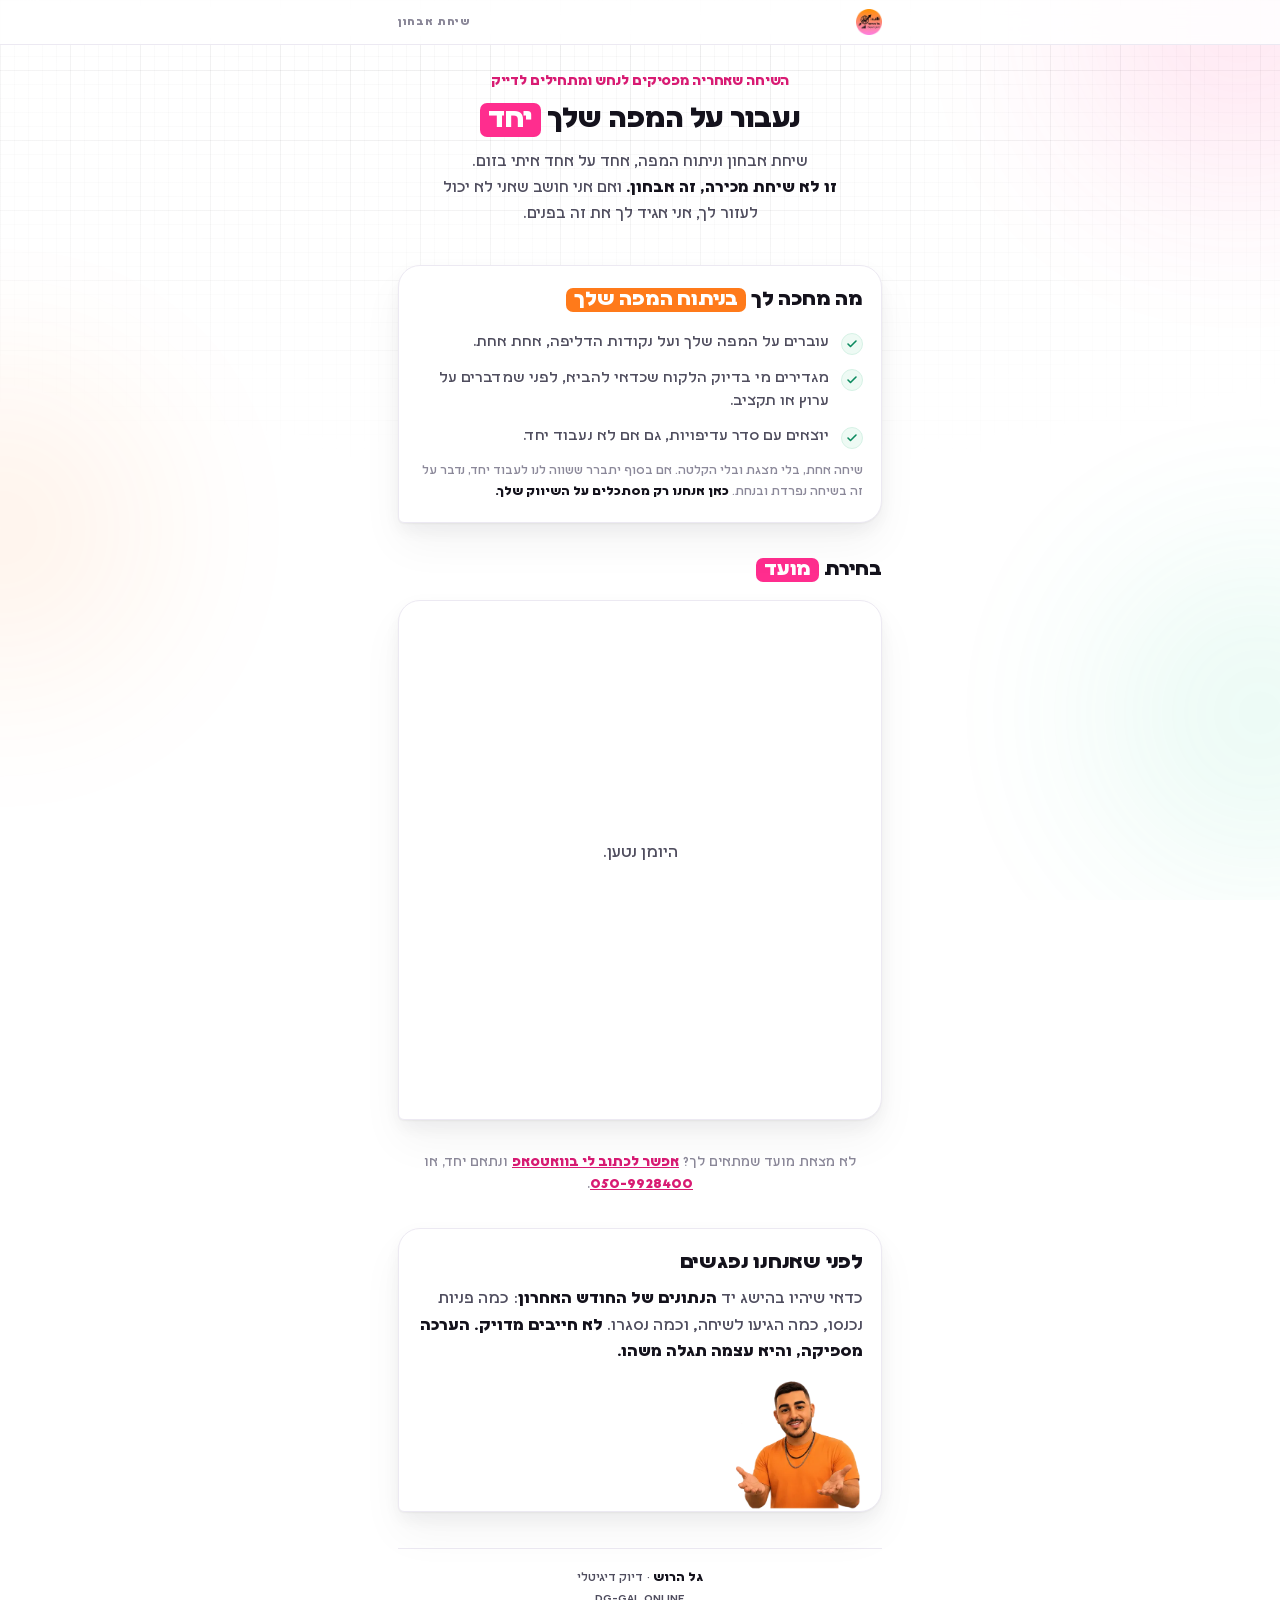
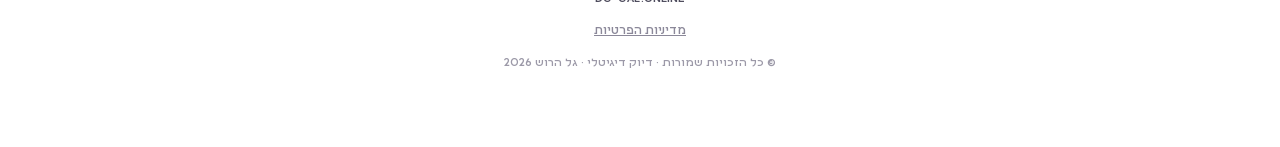
<file: call/index.html>
<!doctype html>
<html dir="rtl" lang="he">
<head>
<meta charset="utf-8">
<meta name="viewport" content="width=device-width, initial-scale=1, viewport-fit=cover">
<meta name="robots" content="noindex,nofollow">
<title>שיחת אבחון · דיוק דיגיטלי</title>
<style>
@font-face{font-family:'TelAviv';font-weight:400;font-style:normal;font-display:swap;src:url([data-uri]) format('woff2');}
@font-face{font-family:'TelAviv';font-weight:800;font-style:normal;font-display:swap;src:url([data-uri]) format('woff2');}

:root{
  --bg:#ffffff; --bg2:#f8f7fb; --bg3:#fcfbfe;
  --pink:#ff2d8e; --pinkS:#d81b73; --pinkT:#fff2f8; --pinkL:#ffe3ef;
  --orange:#ff7a1a; --orangeS:#c95c07; --orangeT:#fff6ee; --orangeL:#ffe7d2;
  --green:#34d399; --greenS:#0c8a5f; --greenT:#eefaf4; --greenL:#d6f2e6;
  --txt:#14121c; --mut:#4f4d5e; --mut2:#8b8899; --line:#ece9f2; --line2:#dfdbe9;
  --sh1:0 1px 2px rgba(20,18,28,.04), 0 4px 10px rgba(20,18,28,.045);
  --sh2:0 1px 2px rgba(20,18,28,.05), 0 8px 20px rgba(20,18,28,.055), 0 22px 44px rgba(20,18,28,.045);
  --shC:0 2px 6px rgba(255,45,142,.18), 0 12px 26px rgba(255,45,142,.24);
  --rC:22px 22px 22px 6px;
}
*{box-sizing:border-box;-webkit-tap-highlight-color:transparent}
html{overflow-x:clip}
/* כלל ברזל של גל: אין מילים יתומות. text-wrap:pretty נועד בדיוק לזה,
   והדפדפנים שלא תומכים בו פשוט שוברים כרגיל, אז אין מה להפסיד. */
h1,h2,h3,h4,p,li,.res,.pun,.mirror,.sub,.rel,.fine,.qh,.gnote{
  text-wrap:pretty;-webkit-text-wrap:pretty}

body{margin:0;background:var(--bg);color:var(--txt);
  font-family:"TelAviv",system-ui,-apple-system,"Segoe UI",Arial,sans-serif;
  font-size:16px;line-height:1.65;overflow-x:clip;-webkit-font-smoothing:antialiased;
  font-variant-numeric:tabular-nums}
button,input,textarea,select{font-family:inherit;font-variant-numeric:tabular-nums}

.grid{position:fixed;inset:0;z-index:0;pointer-events:none;
  background-image:
    linear-gradient(rgba(20,18,28,.030) 1px,transparent 1px),
    linear-gradient(90deg,rgba(20,18,28,.030) 1px,transparent 1px),
    linear-gradient(rgba(20,18,28,.055) 1px,transparent 1px),
    linear-gradient(90deg,rgba(20,18,28,.055) 1px,transparent 1px);
  background-size:14px 14px,14px 14px,70px 70px,70px 70px;
  -webkit-mask-image:radial-gradient(120% 65% at 50% 0%,#000 0%,rgba(0,0,0,.5) 45%,transparent 82%);
  mask-image:radial-gradient(120% 65% at 50% 0%,#000 0%,rgba(0,0,0,.5) 45%,transparent 82%)}
.glow{position:fixed;inset:0;pointer-events:none;z-index:0;overflow:hidden}
.glow i{position:absolute;display:block;border-radius:50%;filter:blur(90px)}
.g1{width:340px;height:340px;background:var(--pink);top:-150px;right:-130px;opacity:.11}
.g2{width:300px;height:300px;background:var(--orange);top:42%;left:-150px;opacity:.09}
.g3{width:320px;height:320px;background:var(--green);bottom:3%;right:-140px;opacity:.10}

.wrap{position:relative;z-index:1;max-width:520px;margin:0 auto;padding:0 18px 40px}

header{position:sticky;top:0;z-index:40;backdrop-filter:blur(16px);-webkit-backdrop-filter:blur(16px);
  background:rgba(255,255,255,.86);border-bottom:1px solid var(--line)}
.hd{max-width:520px;margin:0 auto;padding:9px 18px;display:flex;align-items:center;justify-content:space-between;gap:10px}
.hd img{height:26px;width:auto;display:block}
.hd .who{font-size:11px;color:var(--mut2);font-weight:800;letter-spacing:.06em}

.sec{margin:32px 0;scroll-margin-top:74px}
.sh{font-size:20.5px;line-height:1.5;font-weight:800;margin:0 0 15px;letter-spacing:-.01em;color:var(--txt)}
h2{font-size:22px;line-height:1.32;margin:0 0 10px;font-weight:800;letter-spacing:-.01em}
p{margin:0 0 12px;color:var(--mut)}
b,strong{color:var(--txt);font-weight:800}
/* כלל ברזל של גל: מילים שמודגשות בקופסא לא נשברות לעולם באמצע, בשום
   נכס דיגיטלי שלו. הקופסא זזה כיחידה שלמה לשורה הבאה, ולא מתפצלת
   לשני חלקים צבועים. איפה שהביטוי ארוך מכדי להיכנס לרוחב מובייל
   אפילו לבדו, זו כבר בעיית ניסוח, לא בעיית CSS, ומדווחים על זה. */
.box{display:inline;background:var(--pink);color:#fff;font-weight:800;padding:1px 8px;border-radius:7px;
  white-space:nowrap}
.boxg{display:inline;background:var(--green);color:#05261a;font-weight:800;padding:1px 8px;border-radius:7px;
  white-space:nowrap}
.boxo{display:inline;background:var(--orange);color:#fff;font-weight:800;padding:1px 8px;border-radius:7px;
  white-space:nowrap}
.nb{white-space:nowrap}

.card{position:relative;background:#fff;border:1px solid var(--line);border-radius:var(--rC);
  padding:19px 18px;box-shadow:var(--sh1)}
.card.lift{box-shadow:var(--sh2)}

.panel{position:relative;background:#fff;border:1px solid var(--line2);border-radius:26px 26px 26px 8px;
  padding:26px 20px 22px;box-shadow:var(--sh2);text-align:center;overflow:hidden}
.panel::before{content:"";position:absolute;inset:7px;border:1px solid var(--line);border-radius:20px 20px 20px 5px;pointer-events:none}
.panel .tick{position:absolute;width:13px;height:13px;pointer-events:none}
.panel .tick::before,.panel .tick::after{content:"";position:absolute;background:var(--pink);opacity:.45;border-radius:2px}
.panel .tick::before{width:13px;height:2px}
.panel .tick::after{width:2px;height:13px}
.t1{top:15px;right:15px}.t1::before,.t1::after{top:0;right:0}
.t2{top:15px;left:15px}.t2::before,.t2::after{top:0;left:0}
.t3{bottom:15px;right:15px}.t3::before,.t3::after{bottom:0;right:0}
.t4{bottom:15px;left:15px}.t4::before,.t4::after{bottom:0;left:0}

.puck{position:relative;width:46px;height:46px;flex:0 0 auto;border-radius:15px;display:grid;place-items:center;
  background:linear-gradient(158deg,#fff 0%,var(--pk-t) 58%,var(--pk-l) 100%);
  border:1px solid var(--pk-b);
  box-shadow:inset 0 1.5px 0 rgba(255,255,255,.95), inset 0 -2px 3px rgba(20,18,28,.05),
             0 8px 14px -6px var(--pk-s), 0 2px 5px rgba(20,18,28,.07)}
.puck::before{content:"";position:absolute;top:3px;right:5px;left:9px;height:42%;border-radius:12px 12px 60% 60%;
  background:linear-gradient(180deg,rgba(255,255,255,.85),rgba(255,255,255,0));pointer-events:none}
.puck svg{width:23px;height:23px;position:relative;overflow:visible;
  filter:drop-shadow(0 1.5px 1px rgba(20,18,28,.18))}
.pk-p{--pk-t:var(--pinkT);--pk-l:var(--pinkL);--pk-b:#ffc9de;--pk-s:rgba(255,45,142,.42);color:var(--pinkS)}
.pk-o{--pk-t:var(--orangeT);--pk-l:var(--orangeL);--pk-b:#ffd0a8;--pk-s:rgba(255,122,26,.42);color:var(--orangeS)}
.pk-g{--pk-t:var(--greenT);--pk-l:var(--greenL);--pk-b:#a9e6cb;--pk-s:rgba(52,211,153,.45);color:var(--greenS)}

.cta{display:block;width:100%;border:0;cursor:pointer;color:#fff;font-size:17px;font-weight:800;
  padding:16px 18px;border-radius:999px;background:linear-gradient(96deg,var(--pink),var(--orange));
  box-shadow:var(--shC);
  /* בלי אנימציה, בלי nowrap ובלי שכבת compositing. כל אחד מהשלושה גרם
     לספארי באייפון לחתוך את הכיתוב, ואז נראה רק אמצע המילים. */
  line-height:1.25;text-align:center;overflow:visible}
.cta:disabled{background:#efedf4;color:#a9a5b6;box-shadow:none;cursor:default}
.cta.quiet{background:#fff;border:1px solid var(--line2);color:var(--mut);box-shadow:var(--sh1);font-size:15px}
.fine{font-size:12.5px;color:var(--mut2);margin:12px 0 0}

footer{border-top:1px solid var(--line);margin-top:36px;padding:19px 0 22px;text-align:center;font-size:12.5px;color:var(--mut2)}
footer a{color:var(--mut2)}

/* מסך מעבר. שתיים שלוש שניות של שקט אחרי לחיצה הן המקום שבו אנשים עוזבים,
   אז אומרים להם מה קורה במקום להשאיר מסך ריק. */
.gate{position:fixed;inset:0;z-index:120;display:none;place-content:center;
  background:rgba(20,18,28,.62);backdrop-filter:blur(3px);
  -webkit-backdrop-filter:blur(3px);opacity:0;transition:opacity .22s ease}
.gate.on{display:grid;opacity:1}
.gate .g{text-align:center;padding:0 30px}
.gate .ring{width:46px;height:46px;margin:0 auto 16px;border-radius:50%;
  border:3px solid rgba(255,255,255,.22);border-top-color:#fff;
  animation:gspin .8s linear infinite}
@keyframes gspin{to{transform:rotate(360deg)}}
.gate p{margin:0;color:#fff;font-size:16.5px;font-weight:800;line-height:1.5}
.gate small{display:block;margin-top:7px;color:rgba(255,255,255,.7);
  font-size:13.5px;font-weight:700}

/* תיבת הסרטון האנכי. משותפת לדף הבית ולדף התוצאה, כי זה אותו נגן
   בדיוק. הסרטון עצמו לא מוטמע בדף, נטען כקובץ נפרד רק בלחיצה. */
.vlite{position:fixed;inset:0;z-index:130;display:none;place-items:center;
  background:rgba(10,9,14,.92);padding:26px 20px}
.vlite.on{display:grid}
.vlite .vbox{position:relative;width:100%;max-width:400px}
.vlite video{width:100%;max-height:82vh;border-radius:16px;display:block;
  background:#000;box-shadow:var(--shC)}
.vlite .vx{position:absolute;top:-46px;left:0;width:36px;height:36px;
  border-radius:50%;border:0;background:rgba(255,255,255,.14);color:#fff;
  font-size:22px;line-height:1;cursor:pointer}


/* כרטיסיית סיפור לקוח. משותפת לדף הבית ולדף התוצאה, כי זו אותה
   הוכחה ואסור שהיא תיראה אחרת בשני מקומות. */
.cases{position:relative}
.case{position:sticky;background:#fff;border:1px solid var(--line2);min-height:330px;
  border-radius:26px 26px 26px 8px;padding:24px 20px 20px;box-shadow:var(--sh2);
  margin-bottom:18px;overflow:hidden}
.case::before{content:"";position:absolute;inset:7px;border:1px solid var(--line);
  border-radius:20px 20px 20px 5px;pointer-events:none}
.case .tick{position:absolute}
.case .tick.t1{top:14px;right:14px}
.case .tick.t2{top:14px;left:14px}
.case .tick.t3{bottom:14px;right:14px}
.case .tick.t4{bottom:14px;left:14px}
.case .tick.t2::before,.case .tick.t4::before{right:0}
.case .tick.t3::after,.case .tick.t4::after{bottom:0}
.case .tick{position:absolute;width:13px;height:13px;pointer-events:none}
.case .tick::before,.case .tick::after{content:"";position:absolute;background:var(--pink);opacity:.45;border-radius:2px}
.case .tick::before{width:13px;height:2px}
.case .tick::after{width:2px;height:13px}
.case:nth-of-type(1){top:80px;z-index:1}
.case:nth-of-type(2){top:88px;z-index:2}
.case:nth-of-type(3){top:96px;z-index:3}
.case:nth-of-type(4){top:104px;z-index:4}
.case:nth-of-type(5){top:112px;z-index:5;margin-bottom:0}
.case .hd2{position:relative;z-index:2;display:flex;gap:12px;align-items:center;margin-bottom:12px}
.case .ph{flex:0 0 auto;width:48px;height:48px;border-radius:50%;overflow:hidden;display:grid;place-items:center;
  background:linear-gradient(158deg,#fff,var(--pinkL));border:1px solid #ffc9de;
  box-shadow:inset 0 1px 0 rgba(255,255,255,.9),0 2px 6px rgba(20,18,28,.08);
  font-size:15px;font-weight:800;color:var(--pinkS);letter-spacing:-.02em}
.case .ph img{width:100%;height:100%;object-fit:cover;display:block}
.case .who2 b{display:block;font-size:15.5px;font-weight:800;color:var(--txt);line-height:1.3}
.case .who2 span{display:block;font-size:12.5px;font-weight:700;color:var(--mut2);line-height:1.4;margin-top:2px}
.case .res{position:relative;z-index:2;font-size:17px;font-weight:800;line-height:1.45;margin:0 0 10px;color:var(--txt)}
.case p{position:relative;z-index:2;margin:0 0 8px;font-size:14.5px}
.case .pun{position:relative;z-index:2;margin:0;font-size:14.5px;font-weight:800;color:var(--greenS)}

.soc{display:flex;gap:10px;justify-content:center;margin:12px 0 10px}
.soc a{display:inline-flex;align-items:center;justify-content:center;width:36px;height:36px;border:1px solid var(--line);border-radius:50%;color:var(--mut2);transition:color .18s,border-color .18s}
.soc a:hover{color:var(--brand);border-color:var(--brand)}
.soc svg{width:18px;height:18px}

.calalt{margin:14px 0 0;font-size:13.5px;color:var(--mut2);line-height:1.6;text-align:center}
.calalt a{color:var(--pinkS);font-weight:700}

.cr{margin-top:10px!important;font-size:11.5px;color:var(--mut2);opacity:.85}

.hero{padding:28px 0 2px;text-align:center}
.kick{font-size:13.5px;font-weight:800;color:var(--pinkS);margin:0 0 10px;letter-spacing:-.01em;line-height:1.4}
.h1{font-size:29px;line-height:1.26;font-weight:800;margin:0 0 12px;letter-spacing:-.02em}
.sub{font-size:15.5px;color:var(--mut);margin:0 auto 4px;max-width:430px}
.pt{display:flex;gap:12px;align-items:flex-start;margin-bottom:12px;font-size:15px;color:var(--mut);line-height:1.55}
.pt i{flex:0 0 auto;width:22px;height:22px;border-radius:50%;display:grid;place-items:center;margin-top:2px;
  background:var(--greenT);border:1px solid var(--greenL);color:var(--greenS)}
.pt svg{width:12px;height:12px;stroke-width:3.2}
#cal{position:relative;min-height:520px;width:100%;overflow:hidden;border-radius:var(--rC);overflow:hidden;border:1px solid var(--line);
  box-shadow:var(--sh2);background:#fff}
.calfall{position:absolute;inset:0;display:grid;place-content:center;padding:30px 20px;text-align:center}
#cal.ready{min-height:0}
#cal.ready .calfall{display:none}
.me{position:relative;overflow:hidden;padding-bottom:0}
.me .in{padding-bottom:6px}
.me .av{display:block;width:130px;margin:8px 0 -1px auto}
</style>
<script>
!function(f,b,e,v,n,t,s){if(f.fbq)return;n=f.fbq=function(){n.callMethod?
n.callMethod.apply(n,arguments):n.queue.push(arguments)};if(!f._fbq)f._fbq=n;
n.push=n;n.loaded=!0;n.version='2.0';n.queue=[];t=b.createElement(e);t.async=!0;
t.src=v;s=b.getElementsByTagName(e)[0];s.parentNode.insertBefore(t,s)}(window,
document,'script','https://connect.facebook.net/en_US/fbevents.js');
fbq('init','3520763671432860');fbq('track','PageView');
</script>
<noscript><img height="1" width="1" style="display:none"
src="https://www.facebook.com/tr?id=3520763671432860&ev=PageView&noscript=1" alt=""></noscript>
</head>
<body>

<div class="grid"></div>
<div class="glow"><i class="g1"></i><i class="g2"></i><i class="g3"></i></div>

<header><div class="hd">
  <img src="[data-uri]" alt="דיוק דיגיטלי">
  <span class="who">שיחת אבחון</span>
</div></header>

<div class="wrap">

  <div class="hero">
    <p class="kick">השיחה שאחריה מפסיקים לנחש ומתחילים לדייק</p>
    <h1 class="h1">נעבור על המפה שלך <span class="box">יחד</span></h1>
    <p class="sub">שיחת אבחון וניתוח המפה, אחד על אחד איתי בזום.<br><b>זו לא שיחת מכירה, זה אבחון.</b> ואם אני חושב שאני לא יכול לעזור לך, <span class="nb">אני אגיד לך את זה בפנים.</span></p>
  </div>

  <div class="sec card lift">
    <h2 class="sh">מה מחכה לך <span class="boxo">בניתוח המפה שלך</span></h2>
    <div class="pt"><i><svg viewBox="0 0 24 24" fill="none" stroke="currentColor" stroke-linecap="round" stroke-linejoin="round"><path d="M20 6 9 17l-5-5"/></svg></i>
      <span>עוברים על המפה שלך ועל נקודות הדליפה, אחת אחת.</span></div>
    <div class="pt"><i><svg viewBox="0 0 24 24" fill="none" stroke="currentColor" stroke-linecap="round" stroke-linejoin="round"><path d="M20 6 9 17l-5-5"/></svg></i>
      <span>מגדירים מי בדיוק הלקוח שכדאי להביא, לפני שמדברים על ערוץ או תקציב.</span></div>
    <div class="pt"><i><svg viewBox="0 0 24 24" fill="none" stroke="currentColor" stroke-linecap="round" stroke-linejoin="round"><path d="M20 6 9 17l-5-5"/></svg></i>
      <span>יוצאים עם סדר עדיפויות, <span class="nb">גם אם לא נעבוד יחד.</span></span></div>
    <p class="fine" style="margin-top:2px">שיחה אחת, בלי מצגת ובלי הקלטה. אם בסוף יתברר ששווה לנו לעבוד יחד, נדבר על זה בשיחה נפרדת ובנחת. <b>כאן אנחנו רק מסתכלים על השיווק שלך.</b></p>
  </div>

  <div class="sec">
    <h2 class="sh">בחירת <span class="box">מועד</span></h2>
    <div id="cal"><div class="calfall">
      <p style="margin-bottom:14px">היומן נטען.</p>
      <button class="cta quiet" id="fallback" style="display:none" onclick="window.open(CAL_URL,'_blank')">לפתיחת היומן בחלון חדש</button>
    </div></div>
  </div>
    <p class="calalt">לא מצאת מועד שמתאים לך? <a href="https://wa.me/972509928400?text=%D7%94%D7%99%D7%99%20%D7%92%D7%9C%2C%20%D7%9C%D7%90%20%D7%9E%D7%A6%D7%90%D7%AA%D7%99%20%D7%9E%D7%95%D7%A2%D7%93%20%D7%A9%D7%9E%D7%AA%D7%90%D7%99%D7%9D%20%D7%9C%D7%99" target="_blank" rel="noopener">אפשר לכתוב לי בוואטסאפ</a> ונתאם יחד, או <a href="tel:0509928400" dir="ltr">050-9928400</a>.</p>


  <div class="sec">
    <div class="card lift me"><div class="in">
      <p class="sh" style="margin-bottom:8px">לפני שאנחנו נפגשים</p>
      <p style="margin-bottom:0">כדאי שיהיו בהישג יד <b>הנתונים של החודש האחרון</b>: כמה פניות נכנסו, כמה הגיעו לשיחה, וכמה נסגרו. <b>לא חייבים מדויק. הערכה מספיקה, והיא עצמה תגלה משהו.</b></p>
    </div><img class="av" src="[data-uri]" alt="גל הרוש"></div>
  </div>

  <footer>
    <p><b>גל הרוש</b> · דיוק דיגיטלי<br>DG-GAL.ONLINE</p>
    <p><a href="/privacy/">מדיניות הפרטיות</a></p>
  
  <p class="cr">© כל הזכויות שמורות · <a href="https://wa.me/972509928400?text=%D7%94%D7%99%D7%99%20%D7%92%D7%9C%2C%20%D7%94%D7%92%D7%A2%D7%AA%D7%99%20%D7%90%D7%9C%D7%99%D7%9A%20%D7%93%D7%A8%D7%9A%20%D7%A0%D7%9B%D7%A1%20%D7%93%D7%99%D7%92%D7%99%D7%98%D7%9C%D7%99%20%D7%A9%D7%99%D7%A6%D7%A8%D7%AA%2C%20%D7%90%D7%A9%D7%9E%D7%97%20%D7%9C%D7%A4%D7%A8%D7%98%D7%99%D7%9D" target="_blank" rel="noopener" style="color:inherit;text-decoration:none">דיוק דיגיטלי</a> · גל הרוש 2026</p>
</footer>
</div>

<script>
/* ==== היומן של גל. calLink הוא user/event-type בלבד ==== */
var CAL_LINK = 'dg-gal.online/map';
var CAL_URL  = 'https://cal.com/' + CAL_LINK;

(function (C, A, L) { var p = function (a, ar) { a.q.push(ar); };
  var d = C.document; C.Cal = C.Cal || function () { var cal = C.Cal, ar = arguments;
    if (!cal.loaded) { cal.ns = {}; cal.q = cal.q || [];
      d.head.appendChild(d.createElement("script")).src = A; cal.loaded = true; }
    if (ar[0] === L) { var api = function () { p(api, arguments); };
      var namespace = ar[1]; api.q = api.q || [];
      if (typeof namespace === "string") { cal.ns[namespace] = cal.ns[namespace] || api; p(cal.ns[namespace], ar); p(cal, ["initNamespace", namespace]); }
      else p(cal, ar); return; }
    p(cal, ar); };
})(window, "https://app.cal.com/embed/embed.js", "init");

/* השם, הטלפון והמייל כבר נאספו בשאלון. מי שהגיע לכאן מדף התוצאה, באותה
   לשונית, לא צריך להקליד אותם שוב. אם אין נתון (הגעה ישירה, לשונית
   חדשה), קאל פשוט פותח את הטופס הרגיל שלו, בלי שגיאה. */
var lead = null;
try { lead = JSON.parse(sessionStorage.getItem('dg_map') || 'null'); } catch(e){}

try {
  Cal("init", "map", { origin: "https://app.cal.com" });
  Cal.config = Cal.config || {};
  Cal.config.forwardQueryParams = true;

  /* ui לפני inline. בסדר ההפוך היומן נטען לבן, וזה תועד אצלנו בעבר */
  Cal.ns.map("ui", {
    theme: "light",
    hideEventTypeDetails: false,
    layout: "month_view",
    cssVarsPerTheme: { light: {
      "cal-brand": "#ff2d8e",
      "cal-brand-emphasis": "#d81b73",
      "cal-brand-text": "#ffffff",
      "cal-text": "#14121c",
      "cal-text-emphasis": "#14121c",
      "cal-text-subtle": "#4f4d5e",
      "cal-text-muted": "#8b8899",
      "cal-text-inverted": "#ffffff",
      "cal-bg": "#ffffff",
      "cal-bg-emphasis": "#f8f7fb",
      "cal-bg-subtle": "#f8f7fb",
      "cal-bg-muted": "#fcfbfe",
      "cal-bg-inverted": "#14121c",
      "cal-border": "#ece9f2",
      "cal-border-default": "#ece9f2",
      "cal-border-emphasis": "#dfdbe9",
      "cal-border-subtle": "#ece9f2",
      "cal-border-booker": "#ece9f2"
    }}
  });
  var bookConfig = { layout: "month_view", useSlotsViewOnSmallScreen: "true" };
  if(lead && lead.name)  bookConfig.name  = lead.name;
  if(lead && lead.email) bookConfig.email = lead.email;
  /* לא כל סוג פגישה בקאל שואל טלפון. אם השדה קיים אצלו הוא יתמלא,
     ואם לא, הערך פשוט לא בשימוש ולא שובר כלום. */
  if(lead && lead.phone) bookConfig.attendeePhoneNumber = lead.phone;
  Cal.ns.map("inline", {
    elementOrSelector: "#cal",
    calLink: CAL_LINK,
    config: bookConfig
  });
  /* ברגע שקאל מזריק את המסגרת שלו, מסירים את הודעת הטעינה */
  var box = document.getElementById('cal');
  var mo = new MutationObserver(function(){
    if(box.querySelector('iframe')){ box.classList.add('ready'); mo.disconnect(); }
  });
  mo.observe(box, { childList:true, subtree:true });
  setTimeout(function(){
    if(!box.querySelector('iframe')){
      document.getElementById('fallback').style.display = 'block';
    }
  }, 6000);
} catch(e){
  var f = document.getElementById('fallback'); if(f) f.style.display = 'block';
}
if(window.fbq) fbq('trackCustom','ViewBooking');
</script>
</body>
</html>
</file>
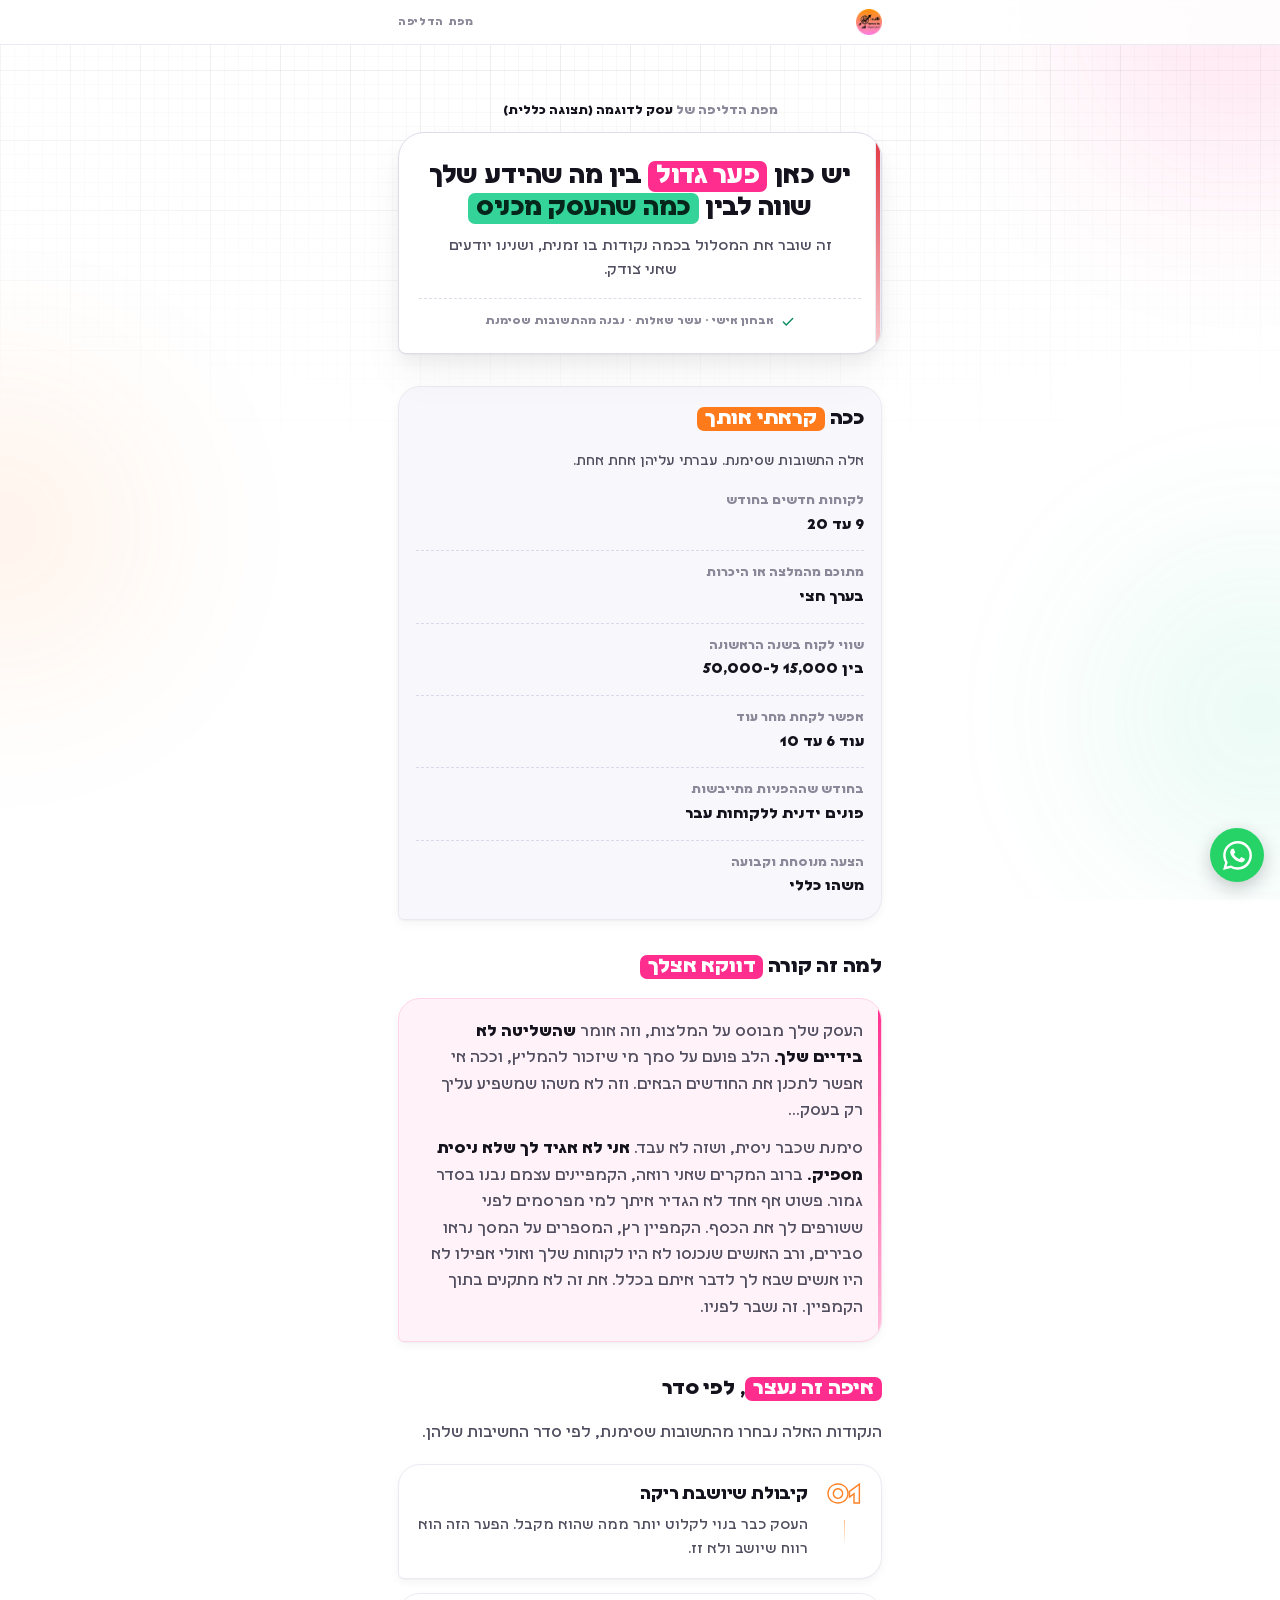
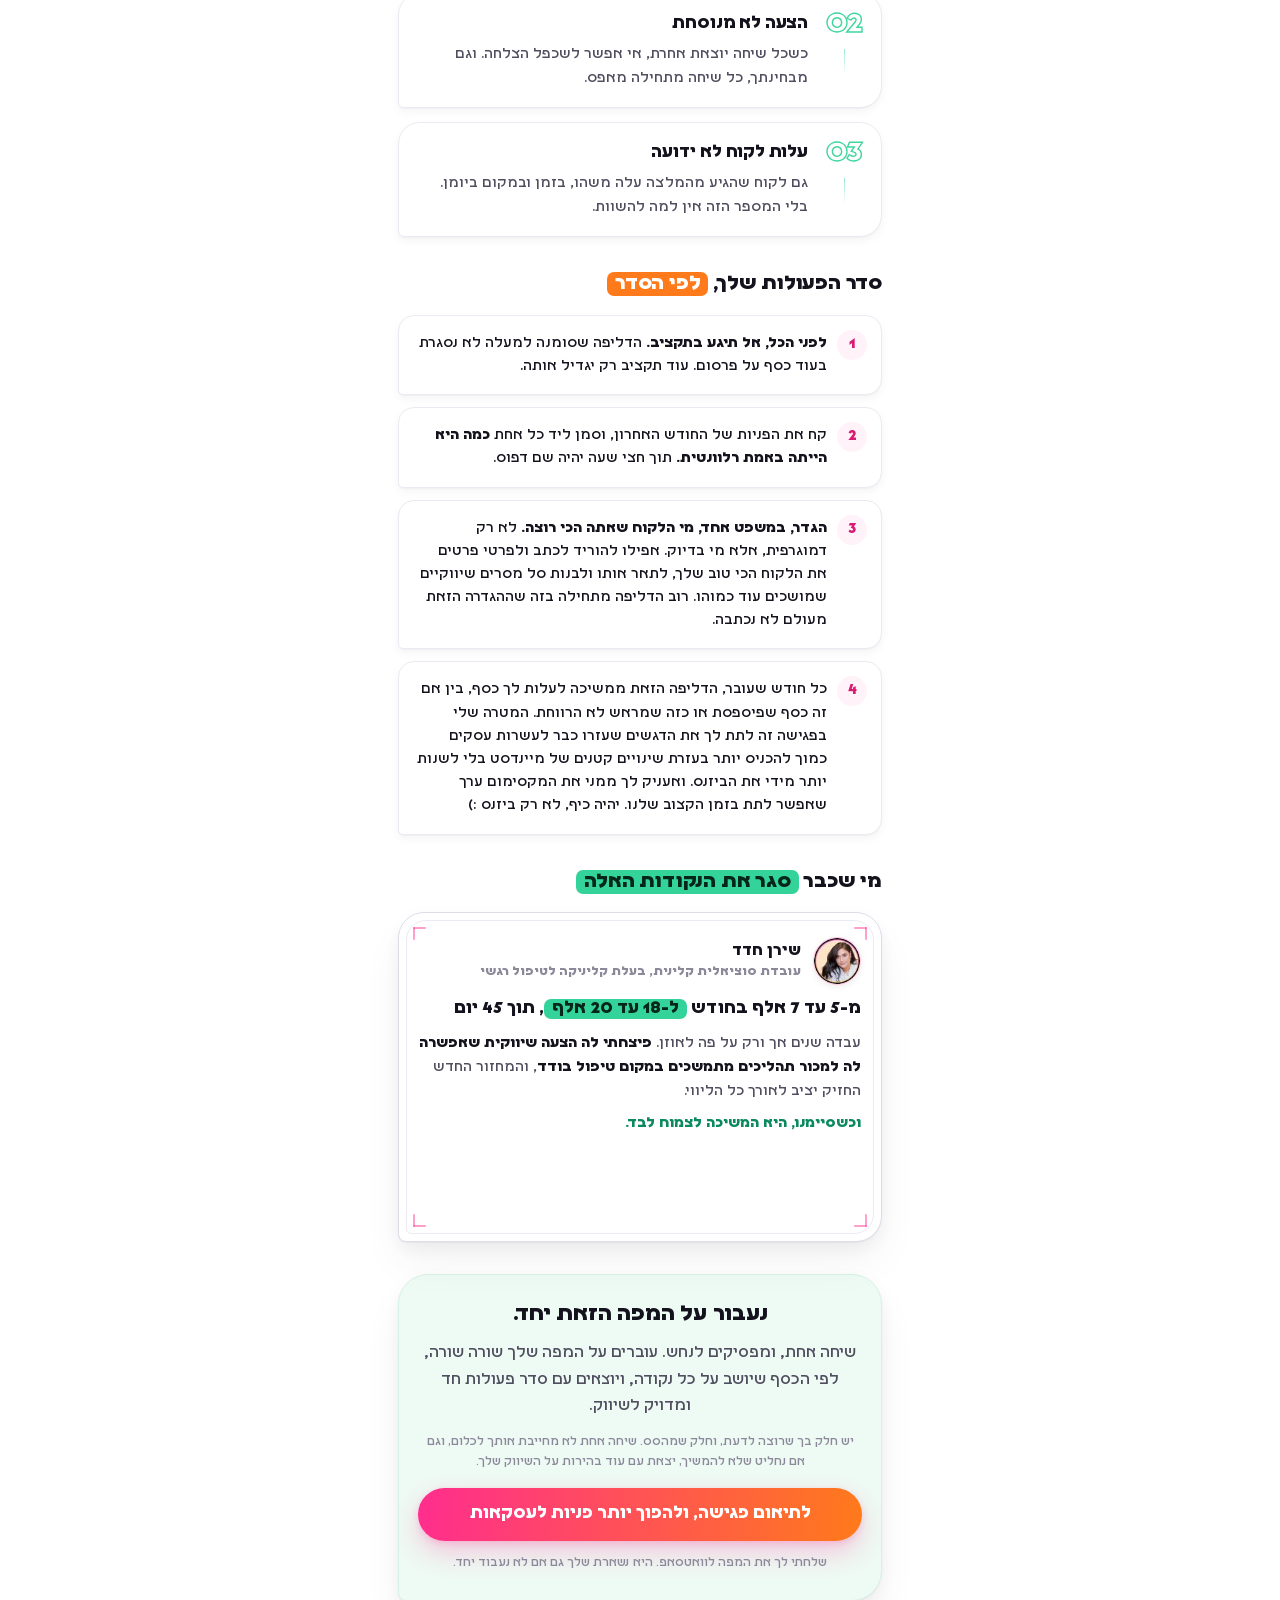
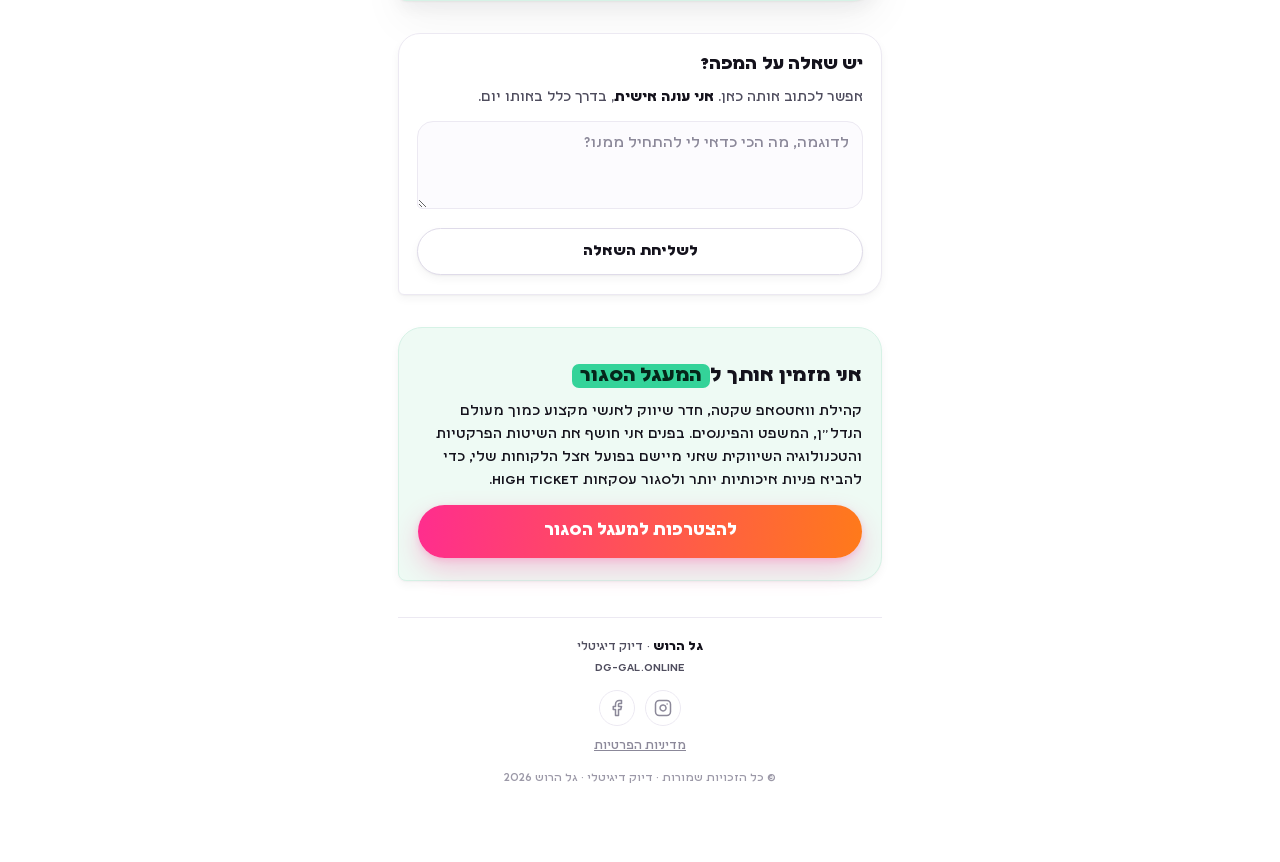
<file: map/index.html>
<!doctype html>
<html dir="rtl" lang="he">
<head>
<meta charset="utf-8">
<meta name="viewport" content="width=device-width, initial-scale=1, viewport-fit=cover">
<meta name="robots" content="noindex,nofollow">
<title>המפה שלך • מגל הרוש דיוק דיגיטלי</title>
<!-- כותרת הקישור בוואטסאפ. גל, 14/09/2026: הזהות באה מכאן ולא מחתימה בהודעה. -->
<meta property="og:title" content="המפה שלך • מגל הרוש דיוק דיגיטלי">
<meta property="og:description" content="מפת הדליפה האישית שלך. איפה נופלות הפניות בדרך ללקוח, לפי מה שסימנת.">
<meta property="og:type" content="website">
<meta property="og:site_name" content="דיוק דיגיטלי">
<meta property="og:locale" content="he_IL">
<style>
@font-face{font-family:'TelAviv';font-weight:400;font-style:normal;font-display:swap;src:url([data-uri]) format('woff2');}
@font-face{font-family:'TelAviv';font-weight:800;font-style:normal;font-display:swap;src:url([data-uri]) format('woff2');}

:root{
  --bg:#ffffff; --bg2:#f8f7fb; --bg3:#fcfbfe;
  --pink:#ff2d8e; --pinkS:#d81b73; --pinkT:#fff2f8; --pinkL:#ffe3ef;
  --orange:#ff7a1a; --orangeS:#c95c07; --orangeT:#fff6ee; --orangeL:#ffe7d2;
  --green:#34d399; --greenS:#0c8a5f; --greenT:#eefaf4; --greenL:#d6f2e6;
  --txt:#14121c; --mut:#4f4d5e; --mut2:#8b8899; --line:#ece9f2; --line2:#dfdbe9;
  --sh1:0 1px 2px rgba(20,18,28,.04), 0 4px 10px rgba(20,18,28,.045);
  --sh2:0 1px 2px rgba(20,18,28,.05), 0 8px 20px rgba(20,18,28,.055), 0 22px 44px rgba(20,18,28,.045);
  --shC:0 2px 6px rgba(255,45,142,.18), 0 12px 26px rgba(255,45,142,.24);
  --rC:22px 22px 22px 6px;
}
*{box-sizing:border-box;-webkit-tap-highlight-color:transparent}
html{overflow-x:clip}
/* כלל ברזל של גל: אין מילים יתומות. text-wrap:pretty נועד בדיוק לזה,
   והדפדפנים שלא תומכים בו פשוט שוברים כרגיל, אז אין מה להפסיד. */
h1,h2,h3,h4,p,li,.res,.pun,.mirror,.sub,.rel,.fine,.qh,.gnote{
  text-wrap:pretty;-webkit-text-wrap:pretty}

body{margin:0;background:var(--bg);color:var(--txt);
  font-family:"TelAviv",system-ui,-apple-system,"Segoe UI",Arial,sans-serif;
  font-size:16px;line-height:1.65;overflow-x:clip;-webkit-font-smoothing:antialiased;
  font-variant-numeric:tabular-nums}
button,input,textarea,select{font-family:inherit;font-variant-numeric:tabular-nums}

.grid{position:fixed;inset:0;z-index:0;pointer-events:none;
  background-image:
    linear-gradient(rgba(20,18,28,.030) 1px,transparent 1px),
    linear-gradient(90deg,rgba(20,18,28,.030) 1px,transparent 1px),
    linear-gradient(rgba(20,18,28,.055) 1px,transparent 1px),
    linear-gradient(90deg,rgba(20,18,28,.055) 1px,transparent 1px);
  background-size:14px 14px,14px 14px,70px 70px,70px 70px;
  -webkit-mask-image:radial-gradient(120% 65% at 50% 0%,#000 0%,rgba(0,0,0,.5) 45%,transparent 82%);
  mask-image:radial-gradient(120% 65% at 50% 0%,#000 0%,rgba(0,0,0,.5) 45%,transparent 82%)}
.glow{position:fixed;inset:0;pointer-events:none;z-index:0;overflow:hidden}
.glow i{position:absolute;display:block;border-radius:50%;filter:blur(90px)}
.g1{width:340px;height:340px;background:var(--pink);top:-150px;right:-130px;opacity:.11}
.g2{width:300px;height:300px;background:var(--orange);top:42%;left:-150px;opacity:.09}
.g3{width:320px;height:320px;background:var(--green);bottom:3%;right:-140px;opacity:.10}

.wrap{position:relative;z-index:1;max-width:520px;margin:0 auto;padding:0 18px 40px}

header{position:sticky;top:0;z-index:40;backdrop-filter:blur(16px);-webkit-backdrop-filter:blur(16px);
  background:rgba(255,255,255,.86);border-bottom:1px solid var(--line)}
.hd{max-width:520px;margin:0 auto;padding:9px 18px;display:flex;align-items:center;justify-content:space-between;gap:10px}
.hd img{height:26px;width:auto;display:block}
.hd .who{font-size:11px;color:var(--mut2);font-weight:800;letter-spacing:.06em}

.sec{margin:32px 0;scroll-margin-top:74px}
.sh{font-size:20.5px;line-height:1.5;font-weight:800;margin:0 0 15px;letter-spacing:-.01em;color:var(--txt)}
h2{font-size:22px;line-height:1.32;margin:0 0 10px;font-weight:800;letter-spacing:-.01em}
p{margin:0 0 12px;color:var(--mut)}
b,strong{color:var(--txt);font-weight:800}
/* כלל ברזל של גל: מילים שמודגשות בקופסא לא נשברות לעולם באמצע, בשום
   נכס דיגיטלי שלו. הקופסא זזה כיחידה שלמה לשורה הבאה, ולא מתפצלת
   לשני חלקים צבועים. איפה שהביטוי ארוך מכדי להיכנס לרוחב מובייל
   אפילו לבדו, זו כבר בעיית ניסוח, לא בעיית CSS, ומדווחים על זה. */
.box{display:inline;background:var(--pink);color:#fff;font-weight:800;padding:1px 8px;border-radius:7px;
  white-space:nowrap}
.boxg{display:inline;background:var(--green);color:#05261a;font-weight:800;padding:1px 8px;border-radius:7px;
  white-space:nowrap}
.boxo{display:inline;background:var(--orange);color:#fff;font-weight:800;padding:1px 8px;border-radius:7px;
  white-space:nowrap}
.nb{white-space:nowrap}

.card{position:relative;background:#fff;border:1px solid var(--line);border-radius:var(--rC);
  padding:19px 18px;box-shadow:var(--sh1)}
.card.lift{box-shadow:var(--sh2)}

.panel{position:relative;background:#fff;border:1px solid var(--line2);border-radius:26px 26px 26px 8px;
  padding:26px 20px 22px;box-shadow:var(--sh2);text-align:center;overflow:hidden}
.panel::before{content:"";position:absolute;inset:7px;border:1px solid var(--line);border-radius:20px 20px 20px 5px;pointer-events:none}
.panel .tick{position:absolute;width:13px;height:13px;pointer-events:none}
.panel .tick::before,.panel .tick::after{content:"";position:absolute;background:var(--pink);opacity:.45;border-radius:2px}
.panel .tick::before{width:13px;height:2px}
.panel .tick::after{width:2px;height:13px}
.t1{top:15px;right:15px}.t1::before,.t1::after{top:0;right:0}
.t2{top:15px;left:15px}.t2::before,.t2::after{top:0;left:0}
.t3{bottom:15px;right:15px}.t3::before,.t3::after{bottom:0;right:0}
.t4{bottom:15px;left:15px}.t4::before,.t4::after{bottom:0;left:0}

.puck{position:relative;width:46px;height:46px;flex:0 0 auto;border-radius:15px;display:grid;place-items:center;
  background:linear-gradient(158deg,#fff 0%,var(--pk-t) 58%,var(--pk-l) 100%);
  border:1px solid var(--pk-b);
  box-shadow:inset 0 1.5px 0 rgba(255,255,255,.95), inset 0 -2px 3px rgba(20,18,28,.05),
             0 8px 14px -6px var(--pk-s), 0 2px 5px rgba(20,18,28,.07)}
.puck::before{content:"";position:absolute;top:3px;right:5px;left:9px;height:42%;border-radius:12px 12px 60% 60%;
  background:linear-gradient(180deg,rgba(255,255,255,.85),rgba(255,255,255,0));pointer-events:none}
.puck svg{width:23px;height:23px;position:relative;overflow:visible;
  filter:drop-shadow(0 1.5px 1px rgba(20,18,28,.18))}
.pk-p{--pk-t:var(--pinkT);--pk-l:var(--pinkL);--pk-b:#ffc9de;--pk-s:rgba(255,45,142,.42);color:var(--pinkS)}
.pk-o{--pk-t:var(--orangeT);--pk-l:var(--orangeL);--pk-b:#ffd0a8;--pk-s:rgba(255,122,26,.42);color:var(--orangeS)}
.pk-g{--pk-t:var(--greenT);--pk-l:var(--greenL);--pk-b:#a9e6cb;--pk-s:rgba(52,211,153,.45);color:var(--greenS)}

.cta{display:block;width:100%;border:0;cursor:pointer;color:#fff;font-size:17px;font-weight:800;
  padding:16px 18px;border-radius:999px;background:linear-gradient(96deg,var(--pink),var(--orange));
  box-shadow:var(--shC);
  /* בלי אנימציה, בלי nowrap ובלי שכבת compositing. כל אחד מהשלושה גרם
     לספארי באייפון לחתוך את הכיתוב, ואז נראה רק אמצע המילים. */
  line-height:1.25;text-align:center;overflow:visible}
.cta:disabled{background:#efedf4;color:#a9a5b6;box-shadow:none;cursor:default}
.cta.quiet{background:#fff;border:1px solid var(--line2);color:var(--mut);box-shadow:var(--sh1);font-size:15px}
.fine{font-size:12.5px;color:var(--mut2);margin:12px 0 0}

footer{border-top:1px solid var(--line);margin-top:36px;padding:19px 0 22px;text-align:center;font-size:12.5px;color:var(--mut2)}
footer a{color:var(--mut2)}

/* מסך מעבר. שתיים שלוש שניות של שקט אחרי לחיצה הן המקום שבו אנשים עוזבים,
   אז אומרים להם מה קורה במקום להשאיר מסך ריק. */
.gate{position:fixed;inset:0;z-index:120;display:none;place-content:center;
  background:rgba(20,18,28,.62);backdrop-filter:blur(3px);
  -webkit-backdrop-filter:blur(3px);opacity:0;transition:opacity .22s ease}
.gate.on{display:grid;opacity:1}
.gate .g{text-align:center;padding:0 30px}
.gate .ring{width:46px;height:46px;margin:0 auto 16px;border-radius:50%;
  border:3px solid rgba(255,255,255,.22);border-top-color:#fff;
  animation:gspin .8s linear infinite}
@keyframes gspin{to{transform:rotate(360deg)}}
.gate p{margin:0;color:#fff;font-size:16.5px;font-weight:800;line-height:1.5}
.gate small{display:block;margin-top:7px;color:rgba(255,255,255,.7);
  font-size:13.5px;font-weight:700}

/* תיבת הסרטון האנכי. משותפת לדף הבית ולדף התוצאה, כי זה אותו נגן
   בדיוק. הסרטון עצמו לא מוטמע בדף, נטען כקובץ נפרד רק בלחיצה. */
.vlite{position:fixed;inset:0;z-index:130;display:none;place-items:center;
  background:rgba(10,9,14,.92);padding:26px 20px}
.vlite.on{display:grid}
.vlite .vbox{position:relative;width:100%;max-width:400px}
.vlite video{width:100%;max-height:82vh;border-radius:16px;display:block;
  background:#000;box-shadow:var(--shC)}
.vlite .vx{position:absolute;top:-46px;left:0;width:36px;height:36px;
  border-radius:50%;border:0;background:rgba(255,255,255,.14);color:#fff;
  font-size:22px;line-height:1;cursor:pointer}


/* כרטיסיית סיפור לקוח. משותפת לדף הבית ולדף התוצאה, כי זו אותה
   הוכחה ואסור שהיא תיראה אחרת בשני מקומות. */
.cases{position:relative}
.case{position:sticky;background:#fff;border:1px solid var(--line2);min-height:330px;
  border-radius:26px 26px 26px 8px;padding:24px 20px 20px;box-shadow:var(--sh2);
  margin-bottom:18px;overflow:hidden}
.case::before{content:"";position:absolute;inset:7px;border:1px solid var(--line);
  border-radius:20px 20px 20px 5px;pointer-events:none}
.case .tick{position:absolute}
.case .tick.t1{top:14px;right:14px}
.case .tick.t2{top:14px;left:14px}
.case .tick.t3{bottom:14px;right:14px}
.case .tick.t4{bottom:14px;left:14px}
.case .tick.t2::before,.case .tick.t4::before{right:0}
.case .tick.t3::after,.case .tick.t4::after{bottom:0}
.case .tick{position:absolute;width:13px;height:13px;pointer-events:none}
.case .tick::before,.case .tick::after{content:"";position:absolute;background:var(--pink);opacity:.45;border-radius:2px}
.case .tick::before{width:13px;height:2px}
.case .tick::after{width:2px;height:13px}
.case:nth-of-type(1){top:80px;z-index:1}
.case:nth-of-type(2){top:88px;z-index:2}
.case:nth-of-type(3){top:96px;z-index:3}
.case:nth-of-type(4){top:104px;z-index:4}
.case:nth-of-type(5){top:112px;z-index:5;margin-bottom:0}
.case .hd2{position:relative;z-index:2;display:flex;gap:12px;align-items:center;margin-bottom:12px}
.case .ph{flex:0 0 auto;width:48px;height:48px;border-radius:50%;overflow:hidden;display:grid;place-items:center;
  background:linear-gradient(158deg,#fff,var(--pinkL));border:1px solid #ffc9de;
  box-shadow:inset 0 1px 0 rgba(255,255,255,.9),0 2px 6px rgba(20,18,28,.08);
  font-size:15px;font-weight:800;color:var(--pinkS);letter-spacing:-.02em}
.case .ph img{width:100%;height:100%;object-fit:cover;display:block}
.case .who2 b{display:block;font-size:15.5px;font-weight:800;color:var(--txt);line-height:1.3}
.case .who2 span{display:block;font-size:12.5px;font-weight:700;color:var(--mut2);line-height:1.4;margin-top:2px}
.case .res{position:relative;z-index:2;font-size:17px;font-weight:800;line-height:1.45;margin:0 0 10px;color:var(--txt)}
.case p{position:relative;z-index:2;margin:0 0 8px;font-size:14.5px}
.case .pun{position:relative;z-index:2;margin:0;font-size:14.5px;font-weight:800;color:var(--greenS)}

.soc{display:flex;gap:10px;justify-content:center;margin:12px 0 10px}
.soc a{display:inline-flex;align-items:center;justify-content:center;width:36px;height:36px;border:1px solid var(--line);border-radius:50%;color:var(--mut2);transition:color .18s,border-color .18s}
.soc a:hover{color:var(--brand);border-color:var(--brand)}
.soc svg{width:18px;height:18px}

/* אישור קצר במקום התיבה, כדי שיהיה ברור לגמרי שההודעה יצאה */
.qok{display:flex;align-items:center;gap:11px;background:var(--greenT);
  border:1px solid var(--greenL);border-radius:14px;padding:13px 15px}
.qok svg{flex:0 0 auto;width:22px;height:22px;color:var(--greenS)}
.qok b{display:block;font-size:15px;font-weight:800;color:var(--greenS);line-height:1.3}
.qok span{display:block;font-size:13px;color:var(--mut);margin-top:2px;line-height:1.45}

.cr{margin-top:10px!important;font-size:11.5px;color:var(--mut2);opacity:.85}

.top{padding:24px 0 0}
.kicker{font-size:12.5px;color:var(--mut2);font-weight:700;margin:0 0 10px;text-align:center}
.big{font-size:clamp(30px,8.6vw,46px);line-height:1.1;font-weight:800;margin:0;letter-spacing:-.025em;white-space:nowrap;
  background:linear-gradient(96deg,var(--pink) 0%,var(--orange) 100%);
  -webkit-background-clip:text;background-clip:text;color:transparent}
.numsub{display:block;font-size:15px;color:var(--mut);font-weight:700;margin:9px 0 0}
.seal{display:flex;align-items:center;justify-content:center;gap:7px;margin:15px 0 0;padding-top:13px;
  border-top:1px dashed var(--line2);font-size:11.5px;color:var(--mut2);font-weight:700}
.seal svg{width:14px;height:14px;stroke-width:2.4;color:var(--greenS);flex:0 0 auto}
.under{font-size:14px;color:var(--mut);margin:16px auto 0;max-width:440px;text-align:center}
.vid{position:relative;margin:0 auto;max-width:100%}
.frame{position:relative;aspect-ratio:16/9;border-radius:26px 26px 26px 8px;overflow:hidden;
  border:1px solid var(--line2);box-shadow:var(--sh2);
  background:linear-gradient(168deg,#fff 0%,var(--pinkT) 42%,var(--orangeT) 100%)}
.frame::after{content:"";position:absolute;inset:0;pointer-events:none;
  background:radial-gradient(90% 55% at 50% 118%,rgba(20,18,28,.30),transparent 62%)}
.frame img{position:absolute;bottom:0;right:7%;left:auto;transform:none;
  height:94%;width:auto;max-width:none;display:block}
.play{position:absolute;z-index:2;top:50%;left:50%;transform:translate(-50%,-50%);
  width:66px;height:66px;border-radius:50%;border:0;cursor:pointer;display:grid;place-items:center;
  background:linear-gradient(96deg,var(--pink),var(--orange));box-shadow:var(--shC),0 0 0 8px rgba(255,255,255,.30)}
.play svg{width:24px;height:24px;color:#fff;margin-right:3px}
.vcap{font-size:13px;color:var(--mut2);text-align:center;margin:13px 0 0;font-weight:700}
.calc{margin-top:20px;background:var(--bg2);border:1px solid var(--line);border-radius:var(--rC);
  padding:17px 17px 7px;box-shadow:var(--sh1)}
.calc .row{display:flex;justify-content:space-between;gap:12px;padding:9px 0;font-size:14px;
  border-bottom:1px dashed #dcd8e8}
.calc .row:last-of-type{border-bottom:0}
.calc .row span:first-child{color:var(--mut2)}
.calc .row span:last-child{font-weight:800;color:var(--txt)}
.calc .row.tot{border-top:2px solid var(--pinkL);border-bottom:0;margin-top:4px;padding-top:13px}
.calc .row.tot span:first-child{color:var(--txt);font-weight:800}
.calc .row.tot .totv{font-size:18px;color:var(--pinkS)}
.calc .note{font-size:12.5px;color:var(--mut2);padding:11px 0 12px;line-height:1.65}
/* פסק הדין לפי פלח, במקום המספר. הפס הצבעוני מקודד את דרגת הדחיפות. */
.verdict{position:relative;overflow:hidden}
.verdict::before{content:"";position:absolute;top:0;right:0;width:4px;height:100%}
.verdict.s1::before{background:linear-gradient(180deg,#E23744,rgba(226,55,68,.25))}
.verdict.s2::before{background:linear-gradient(180deg,#E8850C,rgba(232,133,12,.25))}
.verdict.s3::before{background:linear-gradient(180deg,#1F9D57,rgba(31,157,87,.25))}
.vh{font-size:clamp(21px,5.6vw,26px);line-height:1.24;font-weight:800;margin:2px 0 10px;letter-spacing:-.02em}
.vp{font-size:15px;color:var(--mut);line-height:1.6;margin:0}
.rrow{padding:12px 0;border-bottom:1px dashed #dcd8e8}
.rrow:last-child{border-bottom:0}
.rq{font-size:12.5px;font-weight:700;color:var(--mut2)}
.ra{font-size:15px;font-weight:800;color:var(--txt);margin-top:2px}
.rm{font-size:13px;color:var(--pinkS);font-weight:700;margin-top:3px;line-height:1.5}
.plan{list-style:none;counter-reset:p;padding:0;margin:14px 0 0}
.plan li{counter-increment:p;position:relative;background:#fff;border:1px solid var(--line);border-radius:16px 16px 16px 5px;box-shadow:var(--sh1);padding:16px 54px 16px 16px;margin-bottom:12px;font-size:14.5px;line-height:1.6}
.plan li:last-child{margin-bottom:0}
.plan li::before{content:counter(p);position:absolute;right:14px;top:14px;width:30px;height:30px;
  border-radius:50%;background:var(--pinkT);color:var(--pinkS);font-weight:800;font-size:15px;
  display:flex;align-items:center;justify-content:center}
.plan li b{color:var(--txt)}
.commu{border:1px solid var(--greenL);background:var(--greenT);border-radius:24px 24px 24px 8px;
  padding:22px 19px;box-shadow:var(--sh1)}
.commu .nm{font-size:20px;font-weight:800;letter-spacing:-.01em;margin:10px 0 8px}
.commu p{font-size:14.5px;line-height:1.6;color:var(--txt);margin:0 0 12px}
.commu .cta{margin-top:6px}
.why{position:relative;border-radius:var(--rC);padding:20px 18px;border:1px solid #ffd4e6;background:var(--pinkT);
  box-shadow:var(--sh1);overflow:hidden}
.why::before{content:"";position:absolute;top:0;right:0;width:3px;height:100%;
  background:linear-gradient(180deg,var(--pink),rgba(255,45,142,.25))}
.why p:last-child{margin-bottom:0}
.leak{display:flex;gap:14px;align-items:flex-start;margin-bottom:14px;background:#fff;
  border:1px solid var(--line);border-radius:var(--rC);padding:16px 15px;box-shadow:var(--sh1)}
.leak h3{margin:0 0 5px;font-size:17px;font-weight:800;letter-spacing:-.01em}
.leak p{margin:0;font-size:14.5px}
.leak .worth{display:inline-block;margin-top:10px;font-size:12.5px;font-weight:800;color:var(--greenS);
  background:var(--greenT);border:1px solid var(--greenL);border-radius:999px;padding:5px 12px}
.proof{position:relative;overflow:hidden;padding-bottom:0}
.proof .in{padding-bottom:6px}
.proof .av{display:block;width:132px;margin:8px 0 -1px auto}
.proof .nm{display:flex;align-items:center;gap:9px;font-size:13px;font-weight:800;color:var(--pinkS);margin:0 0 9px}
.proof .nm i{display:block;width:24px;height:24px;border-radius:50%;flex:0 0 auto;
  background:linear-gradient(158deg,#fff,var(--pinkL));border:1px solid #ffc9de;
  box-shadow:inset 0 1px 0 rgba(255,255,255,.9),0 2px 5px rgba(20,18,28,.07)}
.invite{position:relative;text-align:center;border:1px solid var(--greenL);background:var(--greenT);
  border-radius:30px 30px 30px 8px;padding:26px 19px;box-shadow:var(--sh2)}
.invite .cta{margin-top:15px}
.ask textarea{width:100%;min-height:88px;resize:vertical;margin-top:11px;color:var(--txt);font-size:15px;
  background:var(--bg3);border:1px solid var(--line);border-radius:16px 16px 16px 5px;padding:12px 13px}
.ask textarea::placeholder{color:var(--mut2)}
.ask .send{margin-top:10px;width:100%;cursor:pointer;color:var(--txt);font-size:15px;font-weight:800;
  padding:13px;border-radius:999px;background:#fff;border:1px solid var(--line2);box-shadow:var(--sh1)}
.float{position:fixed;left:0;right:0;bottom:0;z-index:45;padding:11px 18px calc(11px + env(safe-area-inset-bottom));
  background:linear-gradient(180deg,rgba(255,255,255,0),rgba(255,255,255,.97) 34%);opacity:0;transform:translateY(100%);
  transition:opacity .28s,transform .28s;pointer-events:none}
.float.on{opacity:1;transform:none;pointer-events:auto}
.float .in{max-width:520px;margin:0 auto}
.float button{width:100%;border:0;cursor:pointer;color:#fff;font-size:16px;font-weight:800;padding:15px;
  border-radius:999px;background:linear-gradient(96deg,var(--pink),var(--orange));box-shadow:var(--shC)}
.empty{text-align:center;padding:60px 0}
/* כפתור וואטסאפ צף, רק בדף התוצאה. מי שראה את המפה ורוצה לדבר עכשיו
   לא תמיד רוצה לפתוח יומן ולבחור מועד. הפעימה היא צל בלבד ולא transform,
   כי transform על אלמנט עם טקסט כבר גרם פעם לחיתוך באייפון. */
.wafab{position:fixed;bottom:calc(18px + env(safe-area-inset-bottom));right:16px;
  z-index:46;width:54px;height:54px;border-radius:50%;background:#25D366;
  display:flex;align-items:center;justify-content:center;
  box-shadow:0 6px 18px rgba(20,18,28,.22);transition:bottom .28s ease,transform .18s ease;
  animation:wapulse 2.8s ease-out infinite}
.wafab:hover{transform:scale(1.06)}
.wafab svg{width:29px;height:29px;fill:#fff}
.float.on ~ .wafab{bottom:calc(80px + env(safe-area-inset-bottom))}
@keyframes wapulse{
  0%{box-shadow:0 6px 18px rgba(20,18,28,.22),0 0 0 0 rgba(37,211,102,.45)}
  70%{box-shadow:0 6px 18px rgba(20,18,28,.22),0 0 0 14px rgba(37,211,102,0)}
  100%{box-shadow:0 6px 18px rgba(20,18,28,.22),0 0 0 0 rgba(37,211,102,0)}}
@media (prefers-reduced-motion:reduce){.wafab{animation:none}}
</style>
<link rel="prefetch" href="/time/" as="document">
<script>
/* זיהוי הטמעה: survey.html חי גם עצמאי וגם בתוך iframe בדף הבית (הביקוע
   החי מ-28/09/2026). הדגל קובע מה מדלגים עליו כשהוא ממוסגר (PageView כפול,
   כרום, ניווט). שאר הדפים אף פעם לא ממוסגרים, אז זה תמיד false אצלם. */
try{if(window.top!==window.self)document.documentElement.classList.add('framed');}catch(e){document.documentElement.classList.add('framed');}
!function(f,b,e,v,n,t,s){if(f.fbq)return;n=f.fbq=function(){n.callMethod?
n.callMethod.apply(n,arguments):n.queue.push(arguments)};if(!f._fbq)f._fbq=n;
n.push=n;n.loaded=!0;n.version='2.0';n.queue=[];t=b.createElement(e);t.async=!0;
t.src=v;s=b.getElementsByTagName(e)[0];s.parentNode.insertBefore(t,s)}(window,
document,'script','https://connect.facebook.net/en_US/fbevents.js');
fbq('init','3520763671432860');if(window.self===window.top)fbq('track','PageView');
</script>
<noscript><img height="1" width="1" style="display:none"
src="https://www.facebook.com/tr?id=3520763671432860&ev=PageView&noscript=1" alt=""></noscript>
</head>
<body>

<div class="grid"></div>
<div class="glow"><i class="g1"></i><i class="g2"></i><i class="g3"></i></div>

<header><div class="hd">
  <img src="[data-uri]" alt="דיוק דיגיטלי">
  <span class="who">מפת הדליפה</span>
</div></header>

<div class="wrap" id="wrap"></div>

<div class="gate" id="gate"><div class="g"><div class="ring"></div><p>פותחים את היומן</p><small>עוד רגע תוכל לבחור מועד שנוח לך</small></div></div>
<div class="float" id="float"><div class="in"><button onclick="goCall()">לתיאום פגישה, ולהפוך יותר פניות לעסקאות</button></div></div>
<a class="wafab" href="https://wa.me/972509928400?text=%D7%94%D7%99%D7%99%20%D7%92%D7%9C%20%D7%9E%D7%94%20%D7%94%D7%95%D7%9C%D7%9A%3F%0A%D7%90%D7%A9%D7%9E%D7%97%20%D7%A9%D7%A0%D7%91%D7%97%D7%9F%20%D7%99%D7%97%D7%93%20%D7%90%D7%AA%20%D7%94%D7%9E%D7%A4%D7%94%20%D7%A9%D7%9C%D7%99" target="_blank" rel="noopener" aria-label="לשיחה איתי בוואטסאפ" onclick="if(window.__mark)__mark('wa_click')"><svg viewBox="0 0 24 24"><path d="M17.47 14.38c-.3-.15-1.76-.87-2.03-.97-.27-.1-.47-.15-.67.15-.2.3-.77.97-.94 1.17-.17.2-.35.22-.65.07-.3-.15-1.26-.46-2.4-1.48-.89-.79-1.49-1.76-1.66-2.06-.17-.3-.02-.46.13-.61.13-.13.3-.35.45-.52.15-.17.2-.3.3-.5.1-.2.05-.37-.02-.52-.08-.15-.67-1.61-.92-2.21-.24-.58-.49-.5-.67-.51h-.57c-.2 0-.52.07-.79.37-.27.3-1.04 1.02-1.04 2.48 0 1.46 1.06 2.88 1.21 3.08.15.2 2.09 3.19 5.07 4.47.71.31 1.26.49 1.69.62.71.23 1.36.2 1.87.12.57-.09 1.76-.72 2.01-1.41.25-.7.25-1.29.17-1.42-.07-.13-.27-.2-.57-.35z"/><path d="M20.52 3.45A11.87 11.87 0 0 0 12.05 0C5.5 0 .17 5.33.16 11.88c0 2.09.55 4.14 1.6 5.94L.06 24l6.33-1.65a11.88 11.88 0 0 0 5.66 1.44h.01c6.55 0 11.88-5.33 11.89-11.88a11.8 11.8 0 0 0-3.43-8.46zM12.06 21.8h-.01a9.87 9.87 0 0 1-5.03-1.38l-.36-.21-3.75.98 1-3.66-.24-.38a9.85 9.85 0 0 1-1.51-5.27c0-5.44 4.43-9.87 9.88-9.87a9.8 9.8 0 0 1 6.98 2.9 9.82 9.82 0 0 1 2.89 6.98c0 5.45-4.43 9.88-9.85 9.88z"/></svg></a>

<div class="vlite" id="vlResult" onclick="if(event.target===this) closeVid('vlResult','vidResult')">
  <div class="vbox"><button class="vx" aria-label="סגירה" onclick="closeVid('vlResult','vidResult')">&times;</button>
    <video id="vidResult" playsinline controls></video></div>
</div>

<script>
/* הסרטון נטען רק בלחיצה. שלוש דקות זה כבר משקל אמיתי, ואין סיבה
   שמי שלא ילחץ ישלם עליו בזמן טעינה. */
function openVid(boxId, videoId, src){
  var box = document.getElementById(boxId), v = document.getElementById(videoId);
  if(!v.src) v.src = src;
  box.classList.add('on');
  v.play().catch(function(){});
}
function closeVid(boxId, videoId){
  var box = document.getElementById(boxId), v = document.getElementById(videoId);
  v.pause();
  box.classList.remove('on');
}
document.addEventListener('keydown', function(e){
  if(e.key !== 'Escape') return;
  document.querySelectorAll('.vlite.on').forEach(function(b){
    b.classList.remove('on');
    var v = b.querySelector('video'); if(v) v.pause();
  });
});

var D = null;
try { D = JSON.parse(sessionStorage.getItem('dg_map') || 'null'); } catch(e){}

/* מפה נפתחת מקישור, גם ממכשיר אחר וגם בעוד שנה. זה מה שהופך אותה למשהו
   ששייך לאדם ולא לרגע. הזיכרון של הלשונית הוא רק קיצור דרך. */
function mapId(){
  var m = location.search.match(/[?&]id=([\w-]{8,64})/);
  return m ? m[1] : '';
}

/* קישור כללי לדוגמה, בלי מזהה, כדי שתמיד אפשר יהיה לראות איך הדף נראה
   בלי תלוי בליד אמיתי. נלכד פעם אחת ממילוי אמיתי של השאלון, כדי שהצורה
   תהיה נכונה תמיד. מסומן __demo כדי שלא ייספר בפיקסל. */
var DEMO_MAP = {"track":"b","source":"ref","score":20,"temp":"hot","headline":240000,"floor":5000,
  "aware":"burned","blind":2,"burn":true,"unknown":0,"approx":0,"main":210000,"extra":240000,
  "rows":[["לקוחות חדשים בחודש","9 עד 20"],["מתוכם מהמלצה או היכרות","בערך חצי"],
    ["שווי לקוח בשנה הראשונה","בין 15,000 ל-50,000"],["אפשר לקחת מחר עוד","עוד 6 עד 10"],
    ["בחודש שההפניות מתייבשות","פונים ידנית ללקוחות עבר"],["הצעה מנוסחת וקבועה","משהו כללי"]],
  "answers":{"source":{"i":2,"label":"מהמלצות ופה לאוזן בלבד","score":2,"val":"ref"},
    "clients":{"i":2,"label":"9 עד 20","score":2,"val":14},
    "refer":{"i":2,"label":"בערך חצי","score":1,"val":0.5},
    "value":{"i":2,"label":"בין 15,000 ל-50,000","score":3,"val":30000},
    "capacity":{"i":2,"label":"עוד 6 עד 10","score":3,"val":8},
    "dry":{"i":1,"label":"פונים ידנית ללקוחות עבר","score":2,"val":0},
    "tried":{"i":2,"label":"היה ליווי של חברת שיווק ולא עבד","score":3,"val":1},
    "offer":{"i":1,"label":"משהו כללי","score":2,"val":0},
    "cac":{"i":1,"label":"לא, כי הוא לא עולה כסף","score":2,"val":2}},
  "name":"דוגמה","biz":"עסק לדוגמה (תצוגה כללית)","phone":"0501234567",
  "email":"demo-preview@example.com","consent":true,"ts":"2026-09-08T00:00:00.000Z","utm":{},
  "__demo":true};

/* גם מסך שלא נמצאה בו מפה הוא עמוד אמיתי שמבקר יכול לנחות עליו,
   קישור ישן, מכשיר שניקה נתונים, ליד שנמחק. לכן גם הוא נושא כותרת
   תחתונה מלאה, לא רק את הכפתור. */
/* מפה חלקית זרקה שגיאה בתוך שרשרת ה-promise, השגיאה נבלעה, והדף נשאר
   תקוע על "טוענים את המפה שלך" לנצח בלי שאיש ידע. נצפה בפועל
   09/09/2026: Cannot read properties of undefined. אף מסך טעינה לא
   אמור להיות מסך סופי, ולכן כשל בציור נופל למסך שאומר משהו. */
function safeBoot(){
  try { boot(); }
  catch(e){ D = null; try { boot(); } catch(e2){} }
}

function boot(){
  if(!D){
  document.getElementById('wrap').innerHTML =
    '<div class="empty"><h2>המפה לא נמצאה</h2>'+
    '<p>נראה שהדף נפתח בלי לעבור את השאלון, או שהדפדפן ניקה את הנתונים.</p>'+
    '<button class="cta" onclick="location.href=\'/q/\'">למילוי האבחון</button></div>'+
    '<footer><p><b>גל הרוש</b> · דיוק דיגיטלי<br>DG-GAL.ONLINE</p>'+
    '<p class="soc">'+
    '<a href="https://www.instagram.com/o_galharush/" target="_blank" rel="noopener" aria-label="אינסטגרם">'+
      '<svg viewBox="0 0 24 24" fill="none" stroke="currentColor" stroke-width="2" stroke-linecap="round" stroke-linejoin="round"><rect width="20" height="20" x="2" y="2" rx="5"/>'+
      '<path d="M16 11.37A4 4 0 1 1 12.63 8 4 4 0 0 1 16 11.37z"/>'+
      '<line x1="17.5" x2="17.51" y1="6.5" y2="6.5"/></svg></a>'+
    '<a href="https://www.facebook.com/732380313300100" target="_blank" rel="noopener" aria-label="פייסבוק">'+
      '<svg viewBox="0 0 24 24" fill="none" stroke="currentColor" stroke-width="2" stroke-linecap="round" stroke-linejoin="round"><path d="M18 2h-3a5 5 0 0 0-5 5v3H7v4h3v8h4v-8h3l1-4h-4V7a1 1 0 0 1 1-1h3z"/>'+
      '</svg></a></p>'+
    '<p><a href="/privacy/">מדיניות הפרטיות</a></p>'+
    '<p class="cr">© כל הזכויות שמורות · <a href="https://wa.me/972509928400?text=%D7%94%D7%99%D7%99%20%D7%92%D7%9C%2C%20%D7%94%D7%92%D7%A2%D7%AA%D7%99%20%D7%90%D7%9C%D7%99%D7%9A%20%D7%93%D7%A8%D7%9A%20%D7%A0%D7%9B%D7%A1%20%D7%93%D7%99%D7%92%D7%99%D7%98%D7%9C%D7%99%20%D7%A9%D7%99%D7%A6%D7%A8%D7%AA%2C%20%D7%90%D7%A9%D7%9E%D7%97%20%D7%9C%D7%A4%D7%A8%D7%98%D7%99%D7%9D" target="_blank" rel="noopener" style="color:inherit;text-decoration:none">דיוק דיגיטלי</a> · גל הרוש 2026</p>'+
    '</footer>';
    return;
  }
  render();
}

/* הפתיחה של פסקת "לא רואה" חייבת לתאר את מה שבאמת נעשה בשאלון */
function blindOpener(d){
  var u = d.unknown || 0;
  if(u >= 2) return 'בכמה שאלות כאן סימנת שהמספר לא ידוע לך.';
  if(u === 1) return 'בשאלה אחת כאן סימנת שהמספר לא ידוע לך.';
  if(d.approx) return 'על חלק מהמספרים כאן ענית בהערכה ולא במדויק.';
  return 'התשובות כאן מראות שהמספרים עצמם לא נמדדים בשום מקום.';
}

function fmt(n){ return n.toLocaleString('en-US'); }
function money(n){ return n < 1000 ? 'פחות מ-1,000 ₪' : 'בערך ' + fmt(n) + ' ₪'; }

/* ספריית הדליפות. מקור אחד, נשתל גם בשאלון וגם בדף התוצאה בזמן הבנייה,
   כי שני עותקים היו נפרדים עם הזמן והמייל היה מדבר על דליפות אחרות מהדף. */
function leaksFor(d){
  var a = d.answers, out = [];
  if(d.track === 'a'){
    if(a.speed && (a.speed.i === 2 || a.speed.i === 3))
      out.push({k:'p',w:5,h:'זמן תגובה',t:'פנייה שמחכה יום מאבדת את רוב הערך שלה. מי שענה ראשון כבר דיבר איתה.'});
    if(a.followup && a.followup.i === 2)
      out.push({k:'o',w:4,h:'אין מגע שני',t:'רוב העסקאות נסגרות במגע השני או השלישי. מי שלא ענה בפעם הראשונה פשוט נעלם.'});
    if(a.reach && (a.reach.i === 2 || a.reach.i === 3))
      out.push({k:'p',w:5,h:'פנייה שלא מגיעה לשיחה',t:'שולם על הפנייה הזאת במלואה. היא נעצרת עוד לפני שהיה סיכוי.'});
    if(a.close && (a.close.i === 2 || a.close.i === 3))
      out.push({k:'o',w:3,h:'סגירה בשיחה',t:'הפניות מגיעות ולא נסגרות. זו לא בעיית שיווק, וכדאי לדעת את זה לפני שמגדילים תקציב.'});
    if(a.cac && a.cac.i !== 0)
      out.push({k:'g',w:2,h:'המדידה נגמרת בפנייה',t:'יש מספר לפנייה. אין מספר לעסקה. וכשזה המצב, חצי מהשיווק מתנהל בחושך.'});
    if(a.followup && a.followup.i === 1)
      out.push({k:'o',w:1,h:'מעקב שתלוי בזיכרון',t:'חזרה ידנית עובדת בימים רגועים, ונשברת בדיוק בימים שבהם נכנסות הכי הרבה פניות.'});
  } else if(d.track === 'c'){
    if(a.dry && a.dry.i === 2)
      out.push({k:'p',w:5,h:'התקרה היא הזמן שלך',t:'התוכן מייצר את הפניות, ואי אפשר להכפיל אותן בלי להכפיל אותך.'});
    if(a.page && a.page.i === 2)
      out.push({k:'p',w:5,h:'אין איפה ללמוד על השירות',t:'מי שמתעניין מגיע לשיחה בלי לדעת מה בדיוק מוצע, וכל שיחה מתחילה מאפס.'});
    if(a.reach && (a.reach.i === 0 || a.reach.i === 1))
      out.push({k:'o',w:4,h:'עניין שלא מגיע לשולחן',t:'האמון כבר נבנה בתוכן. הפנייה נעצרת אחריו, ובדיוק שם נגמר הסיפור.'});
    if(a.offer && a.offer.i !== 0)
      out.push({k:'g',w:3,h:'הצעה שלא מנוסחת',t:'כשכל שיחה יוצאת אחרת אי אפשר ללמוד ממה שעבד, וגם אי אפשר להעביר את זה הלאה.'});
    if(a.close && a.close.i === 0)
      out.push({k:'o',w:3,h:'סגירה בשיחה',t:'הקהל מגיע חם ולא הופך ללקוח. זו לא בעיית תנועה, וכדאי לדעת את זה לפני שקונים תנועה.'});
    if(a.cac && a.cac.i !== 0)
      out.push({k:'g',w:2,h:'לתשומת הלב אין מחיר',t:'התוכן מרגיש חינם, ולכן אין מספר להשוות אליו כשתשקול ערוץ נוסף.'});
  } else {
    if(a.refer && (a.refer.i === 0 || a.refer.i === 1))
      out.push({k:'p',w:5,h:'תלות בהפניות',t:'ההכנסה של החודש תלויה במי שיזכור להמליץ. אי אפשר לתכנן לפי זה.'});
    if(a.capacity && (a.capacity.i === 2 || a.capacity.i === 3))
      out.push({k:'o',w:4,h:'קיבולת שיושבת ריקה',t:'העסק כבר בנוי לקלוט יותר ממה שהוא מקבל. הפער הזה הוא רווח שיושב ולא זז.'});
    if(a.offer && a.offer.i !== 0)
      out.push({k:'g',w:3,h:'הצעה לא מנוסחת',t:'כשכל שיחה יוצאת אחרת, אי אפשר לשכפל הצלחה. וגם מבחינתך, כל שיחה מתחילה מאפס.'});
    if(a.dry && a.dry.i === 2)
      out.push({k:'p',w:4,h:'אין ערוץ גיבוי',t:'בחודש שההפניות מתייבשות אין ברז שאפשר לפתוח, וזה בדיוק החודש שהכי קשה לתכנן אחריו.'});
    if(a.cac && a.cac.i !== 0)
      out.push({k:'g',w:2,h:'עלות לקוח לא ידועה',t:'גם לקוח שהגיע מהמלצה עלה משהו, בזמן ובמקום ביומן. בלי המספר הזה אין למה להשוות.'});
  }
  return out.sort(function(x,y){ return y.w - x.w; }).slice(0,3);
}


/* ---------- למה זה קורה דווקא אצלך ---------- */
var WHY = {
  sees:'על השאלות שנוגעות למספרים ידעת לענות, וזה לא מובן מאליו. רוב מי שממלא את האבחון לא יודע לענות על זה. לך ברור שהעסק יכול לגדול יותר, אבל <b>לימדו אותך למדוד את המספרים הלא נכונים</b> ואף אחד לא בנה לך מערכת שתסגור את הפערים האלו ותעזור לעסק לצמוח. ואף אחד לא יכול להאשים אותך..',
  blind:'​{OPEN} <b>וזה כנראה לא במקרה.</b> רוב הזמן זה לא מתחיל בחוסר מדידה, זה מתחיל בזה שאף אחד מעולם לא הגדיר בדיוק מי הלקוח שכדאי להביא, לפני שהדליקו את הפרסום. מומחיות בתחום שלך היא לא מומחיות בזה, ואף אחד לא אמור לצפות לשתיהן. <span class="box">כשאין הגדרה, כל פנייה נראית כמו הזדמנות</span>, וכל תקציב שנכנס מרגיש <span class="box">כמו הימור, לא כמו החלטה</span>.',
  burned:'סימנת שכבר ניסית, ושזה לא עבד. <b>אני לא אגיד לך שלא ניסית מספיק.</b> ברוב המקרים שאני רואה, הקמפיינים עצמם נבנו בסדר גמור. פשוט אף אחד לא הגדיר איתך למי מפרסמים לפני ששורפים לך את הכסף. הקמפיין רץ, המספרים על המסך נראו סבירים, ורב האנשים שנכנסו לא היו לקוחות שלך ואולי אפילו לא היו אנשים שבא לך לדבר איתם בכלל. את זה לא מתקנים בתוך הקמפיין. זה נשבר לפניו.'
};
/* {PHRASE} מוחלף במספר הנקודות בפועל, כי לא לכולם יוצאות שלוש. הבטחה
   שלא תואמת את מה שמופיע למטה בעמוד שוברת בדיוק את האמון שהמפה בנתה. */
var LINE = {
  sees:'נבנה את המערכת שסוגרת את {PHRASE}.',
  blind:'נעבור על המספרים יחד, וההחלטה אצלך.',
  burned:'לפני שמדליקים משהו, נגדיר בדיוק למי. משם מתחילים.'
};
var SRC = {
  paid:{
    lead:'נופלים כל חודש בדרך שבין הפנייה למעמד המכירה',
    why:'שילמת על כל פנייה שנכנסה, ולכן כל פנייה שלא הגיעה לשיחה רלוונטית היא כסף שכבר יצא מהחשבון ולא יחזור לכיס שלך.',
    note:'מתוך הפניות שלא הגיעו לשיחה לקחתי בחשבון רק חלק, לפי זמן התגובה והמעקב שסימנת. את השאר חתכתי החוצה, כי מספר מנופח לא היה עוזר לאף אחד מאיתנו.'
  },
  mix:{
    lead:'נופלים כל חודש בדרך שבין הפנייה למעמד המכירה',
    why:'חלק מהפניות שלך עולות כסף וחלק מגיעות מעצמן, <b>מה שאי אפשר למדוד אי אפשר לשפר!</b> ובלי מדידה מדויקת של כל פרמטר אי אפשר לדעת מה באמת עובד ומה נחשב ניחוש מוצלח.',
    note:'מתוך הפניות שלא הגיעו לשיחה לקחתי בחשבון רק חלק, לפי זמן התגובה והמעקב שסימנת. את השאר חתכתי החוצה, כי מספר מנופח לא היה עוזר לאף אחד מאיתנו.'
  },
  ref:{
    lead:'שהעסק שלך כבר בנוי לקבל כל חודש, ולא מקבל',
    why:'העסק שלך מבוסס על המלצות, וזה אומר <b>שהשליטה לא בידיים שלך.</b> הלב פועם על סמך מי שיזכור להמליץ, וככה אי אפשר לתכנן את החודשים הבאים. וזה לא משהו שמשפיע עליך רק בעסק...',
    note:'המספר למעלה הוא הקיבולת הפנויה: כמה לקוחות נוספים אפשר לקחת מחר, כפול שווי לקוח. זה לא כסף חדש שצריך להמציא, זה מקום שכבר קיים ביומן.'
  },
  org:{
    lead:'נופלים כל חודש בין העניין שהתוכן שלך יצר לבין השיחה',
    why:'התוכן שלך כבר עושה את החלק הקשה. מי שפונה אליך מכיר אותך, קרא, צפה, ואולי אפילו סומך עליך. <b>כל פנייה שלא נסגרת זה הפסד שקט של כסף שיכלת להכניס החודש.</b> החלק הקשה מאחוריך, מה שנשאר לעשות זה לייצר כלים מדויקים, לשיווק מדויק.',
    note:'מתוך הפניות שלא הגיעו לשיחה לקחתי בחשבון רק חלק, לפי מה שסימנת על מקום ללמוד על השירות ועל הצעה מנוסחת. את השאר חתכתי החוצה, כי אלה שני דברים שאפשר לתקן, וכל השאר הוא ניחוש.'
  }
};
var UNDER = {
  a:'<b>זה לא כסף שצריך להביא מבחוץ.</b> כבר שילמת עליו, והוא פשוט לא הפך לעסקה. המספר הוא הערכה על סמך מה שסימנת, מעוגלת כלפי מטה.',
  b:'<b>זה לא כסף חדש שצריך להמציא.</b> הקיבולת כבר קיימת אצלך, היא פשוט יושבת ריקה. המספר הוא הערכה על סמך מה שסימנת, מעוגלת כלפי מטה.',
  c:'<b>זה לא כסף שצריך לייצר מאפס.</b> העניין כבר נוצר, התוכן שלך עשה את העבודה, והוא פשוט לא הפך לשיחה. המספר הוא הערכה על סמך מה שסימנת, מעוגלת כלפי מטה.'
};
/* פסק הדין לפי פלח, גל 14-15/09/2026. מחליף את TEMP שהתבסס על כסף.
   המספר ירד מהדף לגמרי. */
var COMMUNITY = 'https://chat.whatsapp.com/C7PRe57QheHJhCsFH6kTFA?s=cl&p=i&mlu=4&ilr=4';
var SEG = {
  1:{ h:'יש כאן <span class="box">פער גדול</span> בין מה שהידע שלך שווה לבין <span class="boxg">כמה שהעסק מכניס</span>',
      p:'זה שובר את המסלול בכמה נקודות בו זמנית, ושנינו יודעים שאני צודק.',
      plan:[
        '<b>לפני הכל, אל תיגע בתקציב.</b> הדליפה שסומנה למעלה לא נסגרת בעוד כסף על פרסום. עוד תקציב רק יגדיל אותה.',
        'קח את הפניות של החודש האחרון, וסמן ליד כל אחת <b>כמה היא הייתה באמת רלוונטית.</b> תוך חצי שעה יהיה שם דפוס.',
        '<b>הגדר, במשפט אחד, מי הלקוח שאתה הכי רוצה.</b> לא רק דמוגרפית, אלא מי בדיוק. אפילו להוריד לכתב ולפרטי פרטים את הלקוח הכי טוב שלך, לתאר אותו ולבנות סל מסרים שיווקיים שמושכים עוד כמוהו. רוב הדליפה מתחילה בזה שההגדרה הזאת מעולם לא נכתבה.',
        'כל חודש שעובר, הדליפה הזאת ממשיכה לעלות לך כסף, בין אם זה כסף שפיספסת או כזה שמראש לא הרווחת. המטרה שלי בפגישה זה לתת לך את הדגשים שעזרו כבר לעשרות עסקים כמוך להכניס יותר בעזרת שינויים קטנים של מיינדסט בלי לשנות יותר מידי את הביזנס. ואעניק לך ממני את המקסימום ערך שאפשר לתת בזמן הקצוב שלנו. יהיה כיף, לא רק ביזנס :)'
      ], cta:'לתיאום פגישה, ולהפוך יותר פניות לעסקאות' },
  2:{ h:'יש כאן פער של כמה נקודות בין <span class="boxg">מה שהידע שלך שווה</span> לבין <span class="box">כמה שהעסק מכניס</span>',
      p:'אני יכול בפגישה אחת לסגור לך נקודה או שתיים שיצמצמו את הפער, בלי לשלם שקל.',
      plan:[
        'קח את עשר הפניות האחרונות, וסמן ליד כל אחת <b>איפה בדיוק היא נעצרה.</b> אם הן נעצרות באותו מקום, זו נקודה אחת לתקן, לא עשר.',
        '<b>חמש העסקאות האחרונות שנסגרו אצלך:</b> איך הצגת את ההצעה שלך, בשיחה, מצגת, קובץ או אחר, והאם היה משפט מפתח או מילת מחץ שעזרו לנעול את העסקה. בסוף יתגלה דפוס שכדאי לשכפל.',
        'כל חודש שעובר, הדליפה הזאת ממשיכה לעלות לך כסף, בין אם זה כסף שפיספסת או כזה שמראש לא הרווחת. המטרה שלי בפגישה זה לתת לך את הדגשים שעזרו כבר לעשרות עסקים כמוך להכניס יותר בעזרת שינויים קטנים של מיינדסט בלי לשנות יותר מידי את הביזנס. ואעניק לך ממני את המקסימום ערך שאפשר לתת בזמן הקצוב שלנו. יהיה כיף, לא רק ביזנס :)'
      ], cta:'לתיאום פגישה, ולהפוך יותר פניות לעסקאות' },
  3:{ h:'<span class="boxg">התמונה מסודרת</span> יחסית ואין כאן דליפה, חוץ <span class="box">מקיבולת לקוחות שיושבת פנויה</span>',
      p:'ואפשר להגדיל דרכה את המחזור שלך. פגישה אחת איתי ונראה איך מסירים מהגב שלך את מה שכבר מכביד, ומשכפלים לך את מה שעובד.',
      cta:'בוא נדבר על איך לשכפל מה שכבר עובד לך ולגדול מכאן',
      community:true }
};

/* התיוג של גל, אחד לכל תשובה. מקור האמת: dg-gal-worker/segments.js.
   שינוי כאן חייב להשתקף שם, כי שני המקומות מחשבים את אותו פלח. */
/* ★ הסימון הסופי של גל (ארטיפקט "סימון הפלחים", 28/09/2026), מסונכרן
   מילה במילה ל-dg-gal-worker/segments.js. 1=משמעותית, 2=בינונית, 3=זניח. */
var SEG_TAGS = {
  src:{source:[1,1,1,1]},
  a:{budget:[2,2,1,1],leads:[1,2,1,1],reach:[2,1,1,1],close:[2,2,1,1],value:[2,1,1,1],speed:[3,2,1,1],followup:[2,1,1],cac:[3,2,1,1]},
  b:{clients:[1,1,2,2],refer:[1,1,2,2],value:[2,1,1,1],capacity:[2,1,1,1],dry:[3,1,1],tried:[1,2,1,2],offer:[3,1,1],cac:[3,1,1]},
  c:{leads:[1,1,1,1],reach:[1,1,2,2],close:[1,1,2,2],value:[3,1,1,1],page:[3,1,1],offer:[3,1,1],dry:[3,1,1],tried:[1,1,1,2],cac:[2,1,1]}
};
function segOf(d){
  if(d && (d.segment === 1 || d.segment === 2 || d.segment === 3)) return d.segment;
  var a = (d && d.answers) || {}, tab = SEG_TAGS[d && d.track];
  if(!tab) return 3;
  var n1=0;
  for(var k in a){
    if(k === 'source') continue;   // המקור קובע מסלול, לא נספר כדליפה
    var idx = a[k] && a[k].i; if(idx == null) continue;
    var s = (tab[k] || [])[idx];
    if(s===1) n1++;
  }
  /* ★ הכלל הסופי, גל 28/09/2026: ספירת דליפות משמעותיות (tag 1) מ-8 שאלות
     העומק: 3+ → פלח 1, בדיוק 2 → פלח 2, 0-1 → פלח 3. */
  return (n1 >= 3) ? 1 : (n1 === 2) ? 2 : 3;
}

/* אותן כרטיסיות הוכחה כמו בדף הבית, מאותו מקור. */
var PROOF_FOR = { a: 0, b: 1, c: 1 };

function render(){
  var seg = segOf(D), V = SEG[seg] || SEG[2], lk = leaksFor(D);
  var src = SRC[D.source] || SRC[D.track === 'a' ? 'paid' : (D.track === 'c' ? 'org' : 'ref')];
  var isCommu = !!V.community;

  var reflect = (D.rows || []).map(function(x){
    return '<div class="rrow"><div class="rq">'+esc(x[0])+'</div><div class="ra">'+esc(x[1])+'</div>'+
      (x[2] ? '<div class="rm">'+esc(x[2])+'</div>' : '')+'</div>';
  }).join('');

  /* פלח 3 קיבל בעבר רק קישור רך. מ-22/09/2026 כל שלושת הפלחים מקבלים
     כפתור שיחה מותאם (inviteSec למטה) וגם הזמנה לקהילה, לכן ההצעה הרכה ירדה. */

  var actionSec = isCommu ? '' :
      '<div class="sec"><h2 class="sh">סדר הפעולות שלך, <span class="boxo">לפי הסדר</span></h2>'+
        '<ol class="plan">'+V.plan.map(function(s){ return '<li>'+s+'</li>'; }).join('')+'</ol></div>';

  /* המעגל הסגור, בתחתית כל דף תוצאה בשלושת הפלחים. גל, 16/09/2026.
     ירד המשפט הפותח "זיהיתי כמה פרמטרים... כדאי לנסות כמה דברים בעצמך". */
  var communitySec = '<div class="sec"><div class="commu">'+
      '<p class="nm">אני מזמין אותך ל<span class="boxg">המעגל הסגור</span></p>'+
      '<p>קהילת וואטסאפ שקטה, חדר שיווק לאנשי מקצוע כמוך מעולם הנדל"ן, המשפט והפיננסים. בפנים אני חושף את השיטות הפרקטיות והטכנולוגיה השיווקית שאני מיישם בפועל אצל הלקוחות שלי, כדי להביא פניות איכותיות יותר ולסגור עסקאות High Ticket.</p>'+
      '<button class="cta" onclick="location.href=\''+COMMUNITY+'\'">להצטרפות למעגל הסגור</button>'+
    '</div></div>';

  /* כל שלושת הפלחים מקבלים כפתור שיחה מותאם, גל 22/09/2026. פלח 3 אינו
     מדבר על דליפה אלא על שכפול וצמיחה, ולכן הכותרת והפסקה שלו שונות. */
  var invH = seg===3 ? 'המערכת שלך עובדת. עכשיו מגדילים אותה.'
           : seg===1 ? 'נעבור על המפה הזאת יחד.' : 'שווה שנסתכל על זה יחד.';
  var invP = seg===3
    ? 'אין כאן דליפה גדולה, ולכן השיחה היא על צמיחה. נסתכל יחד על מה שכבר עובד אצלך, ואיך לשכפל אותו ולגדול מכאן, בלי לשבור את מה שכבר בנוי.'
    : 'שיחה אחת, ומפסיקים לנחש. עוברים על המפה שלך שורה שורה, לפי הכסף שיושב על כל נקודה, ויוצאים עם סדר פעולות חד ומדויק לשיווק.';
  var inviteSec =
    '<div class="sec invite" id="s-inv"><h2>'+invH+'</h2>'+
      '<p>'+invP+'</p>'+
      '<p class="fine">יש חלק בך שרוצה לדעת, וחלק שמהסס. שיחה אחת לא מחייבת אותך לכלום, וגם אם נחליט שלא להמשיך, יצאת עם עוד בהירות על השיווק שלך.</p>'+
      '<button class="cta" onclick="location.href=\'/time/\'">'+V.cta+'</button>'+
      '<p class="fine">שלחתי לך את המפה לוואטסאפ. היא נשארת שלך גם אם לא נעבוד יחד.</p></div>';

  document.getElementById('wrap').innerHTML =
  '<div class="top sec"><p class="kicker">מפת הדליפה של <b>'+esc(D.biz)+'</b></p>'+
    '<div class="panel verdict s'+seg+'">'+
      '<h1 class="vh">'+V.h+'</h1><p class="vp">'+V.p+'</p>'+
      '<div class="seal"><svg viewBox="0 0 24 24" fill="none" stroke="currentColor" stroke-linecap="round" stroke-linejoin="round"><path d="M20 6 9 17l-5-5"/></svg>'+
      '<span>אבחון אישי · עשר שאלות · נבנה מהתשובות שסימנת</span></div></div></div>'+

  '<div class="calc sec"><h2 class="sh">ככה <span class="boxo">קראתי אותך</span></h2>'+
    '<p style="font-size:14px;margin-bottom:6px">אלה התשובות שסימנת. עברתי עליהן אחת אחת.</p>'+
    reflect+'</div>'+

  '<div class="sec"><h2 class="sh">למה זה קורה <span class="box">דווקא אצלך</span></h2>'+
    '<div class="why"><p>'+src.why+'</p><p>'+WHY[D.aware].replace('{OPEN}', blindOpener(D))+'</p></div></div>'+

  '<div class="sec"><h2 class="sh"><span class="box">איפה זה נעצר</span>, לפי סדר</h2>'+
    '<p>הנקודות האלה נבחרו מהתשובות שסימנת, לפי סדר החשיבות שלהן.</p>'+
    '<div style="margin-top:18px">'+lk.map(function(l,i){
      return '<div class="leak">'+numeral(i+1,l.k)+'<div><h3>'+l.h+'</h3><p>'+l.t+'</p></div></div>';
    }).join('')+'</div></div>'+

  actionSec+

  '<div class="sec"><h2 class="sh">מי שכבר <span class="boxg">סגר את הנקודות האלה</span></h2>'+
    '<div class="cases">'+caseCard(CASES[PROOF_FOR[D.track] || 0])+'</div></div>'+

  inviteSec+
  '<div class="sec card ask"><h2 style="font-size:18px">יש שאלה על המפה?</h2>'+
    '<p style="font-size:14px;margin-bottom:0">אפשר לכתוב אותה כאן. <b>אני עונה אישית</b>, בדרך כלל באותו יום.</p>'+
    '<textarea id="q" placeholder="לדוגמה, מה הכי כדאי לי להתחיל ממנו?"></textarea>'+
    '<button class="send" id="qsend">לשליחת השאלה</button></div>'+
  communitySec+

  '<footer><p><b>גל הרוש</b> · דיוק דיגיטלי<br>DG-GAL.ONLINE</p>'+
    '<p class="soc">'+
    '<a href="https://www.instagram.com/o_galharush/" target="_blank" rel="noopener" aria-label="אינסטגרם">'+
      '<svg viewBox="0 0 24 24" fill="none" stroke="currentColor" stroke-width="2" stroke-linecap="round" stroke-linejoin="round"><rect width="20" height="20" x="2" y="2" rx="5"/>'+
      '<path d="M16 11.37A4 4 0 1 1 12.63 8 4 4 0 0 1 16 11.37z"/>'+
      '<line x1="17.5" x2="17.51" y1="6.5" y2="6.5"/></svg></a>'+
    '<a href="https://www.facebook.com/732380313300100" target="_blank" rel="noopener" aria-label="פייסבוק">'+
      '<svg viewBox="0 0 24 24" fill="none" stroke="currentColor" stroke-width="2" stroke-linecap="round" stroke-linejoin="round"><path d="M18 2h-3a5 5 0 0 0-5 5v3H7v4h3v8h4v-8h3l1-4h-4V7a1 1 0 0 1 1-1h3z"/>'+
      '</svg></a></p>'+
    '<p><a href="/privacy/">מדיניות הפרטיות</a></p>'+
    '<p class="cr">© כל הזכויות שמורות · <a href="https://wa.me/972509928400?text=%D7%94%D7%99%D7%99%20%D7%92%D7%9C%2C%20%D7%94%D7%92%D7%A2%D7%AA%D7%99%20%D7%90%D7%9C%D7%99%D7%9A%20%D7%93%D7%A8%D7%9A%20%D7%A0%D7%9B%D7%A1%20%D7%93%D7%99%D7%92%D7%99%D7%98%D7%9C%D7%99%20%D7%A9%D7%99%D7%A6%D7%A8%D7%AA%2C%20%D7%90%D7%A9%D7%9E%D7%97%20%D7%9C%D7%A4%D7%A8%D7%98%D7%99%D7%9D" target="_blank" rel="noopener" style="color:inherit;text-decoration:none">דיוק דיגיטלי</a> · גל הרוש 2026</p>'+
  '</footer>';

  /* הכפתור הצף פעיל בכל הפלחים עכשיו, וטקסטו זהה לכפתור השיחה של הפלח. */
  document.getElementById('float').dataset.allow = '1';
  var flBtn = document.querySelector('#float button'); if(flBtn) flBtn.textContent = V.cta;
  document.getElementById('qsend').addEventListener('click', sendQuestion);
  if(window.fbq && !D.__demo) fbq('trackCustom','ViewMap',{ segment:seg });
}

function numeral(n,k){
  var c = k === 'p' ? 'var(--pink)' : (k === 'o' ? 'var(--orange)' : 'var(--green)');
  return '<div style="flex:0 0 auto;width:44px;text-align:center">'+
    '<b style="display:block;font-size:30px;line-height:1;font-weight:800;letter-spacing:-.03em;'+
    'color:transparent;-webkit-text-stroke:1.4px '+c+';opacity:.95">0'+n+'</b>'+
    '<i style="display:block;width:1px;height:26px;margin:9px auto 0;opacity:.5;'+
    'background:linear-gradient(180deg,'+c+',transparent)"></i></div>';
}
/* סיפורי הלקוחות. מקור אחד, נשתל בדף הבית ובדף התוצאה בזמן הבנייה.
   שתי גרסאות של אותה הוכחה מלמדות קורא לא להאמין לאף אחת. */
var CASES = [
  { photo:'[data-uri]', name:'יוסי ונגר', field:'בעלים של חברה לליווי אישי לטיפולים אורתופדיים בחוץ לארץ',
    res:'מסגירה של <span class="box">אחת מתוך חמישים</span> לאחת מתוך עשר, עם חצי מהפניות',
    body:'הגיע אליי עם שניים עד ארבעה מטופלים במחזור, ופניות שלא הבינו את הערך. <b>תוך פחות מחודש חתכנו בחצי את כמות הפניות והעלינו פי חמישה את אחוז הסגירה</b>, ובנינו סיסטם שכל מחזור בו נפתח עם עשרה מטופלים לפחות.',
    pun:'פחות שיחות, יותר התאמה, הרבה פחות שחיקה, ובאותו תקציב פרסום בדיוק.' },
  { photo:'[data-uri]', name:'שירן חדד', field:'עובדת סוציאלית קלינית, בעלת קליניקה לטיפול רגשי',
    res:'מ-5 עד 7 אלף בחודש <span class="boxg">ל-18 עד 20 אלף</span>, תוך 45 יום',
    body:'עבדה שנים אך ורק על פה לאוזן. <b>פיצחתי לה הצעה שיווקית שאפשרה לה למכור תהליכים מתמשכים במקום טיפול בודד</b>, והמחזור החדש החזיק יציב לאורך כל הליווי.',
    pun:'וכשסיימנו, היא המשיכה לצמוח לבד.' },
  { photo:'[data-uri]', name:'אייל תורג\'מן', field:'משווק ויועץ נדל"ן',
    res:'שלוש דירות בבלעדיות ומשקיע אחד, <span class="box">בלי שקל פרסום</span>',
    body:'יצא לדרך עצמאית אחרי שש שנים במשרד, עם חזון גדול לצמיחה. <b>מהפניות שהגיעו דרך הנכסים שבנינו לו, השיג בלעדיות על שלוש דירות בגבעתיים ומכר אותן.</b>',
    pun:'ובמקביל גייס משקיע לליווי המשקיעים שהוא מספק.' },
  { photo:'[data-uri]', name:'אליטה וואן נדל"ן', field:'שיווק עסקת קרקע במרכז הארץ',
    res:'<span class="box">שלוש עסקאות בחודשיים</span>, אחרי 35 יום של בנייה',
    body:'הגיעו עם המון פניות לא רלוונטיות, אחוזי ביטול פגישות גבוהים, ואנשים שלא הבינו את הערך של הליווי. <b>בנינו הצעת ערך ומערכת קליטה וניהול פניות שמייצרת פגישות לבד, רק ממי שבאמת מוכן להתקדם.</b>',
    pun:'כשכל עסקה שווה מאות אלפי שקלים, את החשבון תעשה לבד.' },
  { photo:'[data-uri]', name:'ציון ייעוץ לבינוי', field:'יועץ מומחה לאיטום בהתחדשות עירונית',
    res:'עסקה ראשונה <span class="boxg">תוך עשרה ימים</span>, באפס תקציב פרסום',
    body:'שלושים ושמונה שנות מוניטין מפה לאוזן, ואקסל מלא בפולואפים של פניות שלא הבשילו, מדפי זהב ומערוצים נוספים. <b>לקחנו את הפניות שכבר היו אצלם והעברנו אותן מסע לקוח חדש.</b>',
    pun:'והליווי עוד ממשיך.' }
];

/* אותה כרטיסייה בדיוק בשני הדפים */
function caseCard(c){
  return '<div class="case">'
    + '<i class="tick t1"></i><i class="tick t2"></i>'
    + '<i class="tick t3"></i><i class="tick t4"></i>'
    + '<div class="hd2"><div class="ph"><img src="' + c.photo + '" alt=""></div>'
    + '<div class="who2"><b>' + c.name + '</b><span>' + c.field + '</span></div></div>'
    + '<p class="res">' + c.res + '</p>'
    + '<p>' + c.body + '</p>'
    + '<p class="pun">' + c.pun + '</p></div>';
}


function esc(s){ return String(s == null ? '' : s).replace(/[&<>"]/g, function(c){
  return ({'&':'&amp;','<':'&lt;','>':'&gt;','"':'&quot;'})[c]; }); }

var WORKER_URL = 'https://dg-gal-funnel.tom-harush.workers.dev';

/* מעבר ליומן. המסך נשאר על הדף הזה עד שהיומן מצייר, כי שם הייתה השתיקה
   הארוכה ביותר: גם הדף וגם ה-embed של קאל צריכים להיטען. */
function goCall(){
  if(window.__mark) window.__mark('booking_click');
  if(window.fbq) fbq('trackCustom','ClickBooking');
  var g = document.getElementById('gate');
  if(g) g.classList.add('on');
  setTimeout(function(){ location.href = '/time/' + location.search; }, 120);
}

/* ניסיון חוזר לליד שלא הצליח להישלח בהגשה. רץ בשקט, ולא מציג כלום לאדם
   שקורא את המפה שלו: הכישלון הוא שלנו, לא שלו. */
(function retryPending(){
  var raw = null;
  try { raw = localStorage.getItem('dg_pending_lead'); } catch(e){ return; }
  if(!raw) return;
  fetch(WORKER_URL + '/lead', { method:'POST', headers:{ 'Content-Type':'application/json' },
    body: raw })
    .then(function(res){ return res.ok ? res.json() : null; })
    .then(function(j){
      if(j && j.id){
        try { sessionStorage.setItem('dg_lead_id', j.id);
              localStorage.removeItem('dg_pending_lead'); } catch(e){}
      }
    })
    .catch(function(){});
})();

function sendQuestion(){
  var box = document.getElementById('q');
  var v = box.value.trim();
  var b = document.getElementById('qsend');
  if(v.length < 3){
    box.focus();
    b.textContent = 'צריך עוד כמה מילים';
    setTimeout(function(){ b.textContent = 'לשליחת השאלה'; }, 1800);
    return;
  }
  b.disabled = true; b.textContent = 'שולח...';
  var lid = ''; try { lid = sessionStorage.getItem('dg_lead_id') || mapId() || ''; } catch(e){}
  if(window.__mark) window.__mark('asked');

  fetch(WORKER_URL + '/question', { method:'POST', headers:{ 'Content-Type':'application/json' },
    body: JSON.stringify({ lead_id:lid, question:v, name:D.name, phone:D.phone, email:D.email }) })
    .then(function(res){
      if(!res.ok) throw new Error('failed');
      /* השדה מתנקה רק אחרי אישור מהשרת, ואז מחליפים את התיבה כולה
         באישור קצר. אחרת אדם שולח את אותה שאלה שלוש פעמים. */
      box.value = '';
      var wrap = b.parentNode;
      wrap.innerHTML = '<div class="qok">'
        + '<svg viewBox="0 0 24 24" fill="none" stroke="currentColor" stroke-width="2.4" '
        + 'stroke-linecap="round" stroke-linejoin="round"><path d="M20 6 9 17l-5-5"/></svg>'
        + '<div><b>השאלה הגיעה אליי</b>'
        + '<span>אני עונה אישית, בדרך כלל באותו יום.</span></div></div>';
    })
    .catch(function(){
      b.disabled = false;
      b.textContent = 'לא נשלח. אפשר לנסות שוב';
    });
}

var fl = document.getElementById('float');
window.addEventListener('scroll', function(){
  if(!D || fl.dataset.allow === '0'){ fl.classList.remove('on'); return; }
  var inv = document.getElementById('s-inv'); if(!inv) return;
  var r = inv.getBoundingClientRect();
  fl.classList.toggle('on', window.scrollY > 420 && r.top > window.innerHeight);
}, { passive:true });


/* ── מה קרה בדף ──────────────────────────────────────────────────────
   שתי אוטומציות תלויות בזה: מי צפה בסרטון ולא קבע, ומי נטש תוך פחות מדקה
   בלי לצפות בכלל. הדיווח נשלח פעם אחת ביציאה, ב-sendBeacon כדי שהוא ישרוד
   גם סגירת לשונית, ובלי לעכב את המשתמש בכלום.                            */
document.addEventListener('click', function(e){
  /* עד שייכנס הסרטון האמיתי, לחיצה על ההפעלה היא הסימן שנצפה. אחר כך
     נחליף את זה במדידת שניות צפייה מתוך אלמנט הווידאו עצמו. */
  if(e.target.closest && e.target.closest('.play') && window.__mark) window.__mark('video');
});

/* ── דיוק דיגיטלי · מדידת התנהגות בדף ────────────────────────────────────
   מודול אחד לשני הדפים, כי שתי מערכות מדידה נפרדות תמיד נפרדות גם באמת.

   דף הנחיתה עוד לא מכיר ליד, ולכן הוא כותב לאחסון המקומי והשאלון מצרף
   את זה למטען. דף התוצאה כבר מכיר ליד, ולכן הוא משדר ישירות.

   הביקון נשלח כ-text/plain ולא כ-application/json. זה לא קוסמטי:
   application/json אינו ברשימת ההיתר של CORS, מחייב preflight, וכרום
   מוחק בקשת preflight שנשלחת תוך כדי יציאה מהדף. כך אבדה כל הטלמטריה
   עד 09/09/2026. אל תחזיר את זה.                                        */
(function(){
  var MODE = window.DG_TRACK || 'lead';       // 'pre' לדף הנחיתה
  var PRE_KEY = 'dg_pre';
  var t0 = Date.now(), sent = false;

  var st = { scroll: 0, video: false, video_pct: 0, video_secs: 0,
             video_done: false, booking_click: false, asked: false };

  window.__mark = function(k, v){ st[k] = (v === undefined) ? true : v; };

  /* ── מקור התנועה ──────────────────────────────────────────────────
     הקישור לדף הנחיתה יושב גם בביו באינסטגרם, גם בוואטסאפ, גם בפייסבוק
     ובסטוריז. בלי הפרדה, אחוזי המשפך מערבבים תנועה חמה של מודעה עם
     תנועה קרה אורגנית, וכל מסקנה מהם שגויה.

     ארבעה מקורות. ממומן ישיר = קליק ממודעה (utm_term/campaign/medium ממומן).
     ביו = קישור הביו (utm_content=link_in_bio, medium=social, או utm_source=ig).
     דביקות: חשיפה לפרסום נשמרת 30 יום, אז ביו של מי שכבר נחשף לפרסום הוא
     "ביו מושפע מפרסום", ואחרת "ביו אורגני". fbclid ו-utm_source לבדם אינם
     ממומן, כי אינסטגרם מדביקה אותם גם על קישור אורגני בביו. גל, 27/09/2026. */
  var SRC_KEY = 'dg_src';
  function detectSrc(){
    try {
      var q = new URLSearchParams(location.search);
      var med = (q.get('utm_medium') || '').toLowerCase();
      var content = (q.get('utm_content') || '').toLowerCase();
      var usrc = (q.get('utm_source') || '').toLowerCase();
      var paidMed = /(cpc|ppc|paid)/.test(med);
      var directPaid = !!(q.get('utm_term') || q.get('utm_campaign') || paidMed);
      var bio = /link[_-]?in[_-]?bio|^bio$/.test(content) || med === 'social' || med === 'bio'
                || (usrc === 'ig' && (med === '' || med === 'social'));
      var s = null; try { s = JSON.parse(localStorage.getItem(SRC_KEY) || 'null'); } catch(e){}
      var hadPaid = !!(s && s.v === 'paid' && Date.now() - (s.at || 0) < 30*86400000);
      if(directPaid && !bio){
        try { localStorage.setItem(SRC_KEY, JSON.stringify({ v:'paid', at:Date.now() })); } catch(e){}
        return 'paid';
      }
      if(bio){ return hadPaid ? 'bio_paid' : 'bio_org'; }
      return hadPaid ? 'paid' : 'org';
    } catch(e){}
    return 'org';
  }
  var SRC = detectSrc();
  window.__src = SRC;

  window.__fx = function(stage, extra){
    var b = { stage: stage, src: SRC };
    if(extra) for(var k in extra) b[k] = extra[k];
    var body = JSON.stringify(b);
    try {
      if(navigator.sendBeacon)
        navigator.sendBeacon(WORKER_URL + '/funnel-event',
          new Blob([body], { type:'text/plain;charset=UTF-8' }));
      else fetch(WORKER_URL + '/funnel-event', { method:'POST', body: body, keepalive:true });
    } catch(e){}
  };

  /* ── נטישה לפי שלב ────────────────────────────────────────────────
     נרשם השלב הרחוק ביותר בלבד, פעם אחת, ביציאה. בלי זה יודעים כמה
     נטשו ולא איפה, ואי אפשר להוריד חיכוך במקום הנכון.               */
  var maxStep = 0, atContact = false;
  window.__step = function(n, contact){
    if(n > maxStep) maxStep = n;
    if(contact) atContact = true;
  };

  addEventListener('scroll', function(){
    var h = document.documentElement.scrollHeight - innerHeight;
    if(h > 0) st.scroll = Math.max(st.scroll, Math.min(100, Math.round(scrollY / h * 100)));
  }, { passive:true });

  /* ── הסרטון ──────────────────────────────────────────────────────────
     שני מספרים שונים במכוון. video_pct הוא הנקודה הרחוקה ביותר שאליה
     הגיע, ו-video_secs הוא זמן צפייה אמיתי שנצבר. מי שגורר את הסרגל
     לסוף מקבל אחוז גבוה אבל שניות נמוכות, וההבדל הזה הוא המידע.        */
  var vidLen = 0;
  function watch(v){
    if(!v || v.__dg) return; v.__dg = 1;
    var last = null;
    v.addEventListener('play', function(){ st.video = true; last = v.currentTime; });
    v.addEventListener('pause', function(){ last = null; });
    v.addEventListener('timeupdate', function(){
      var d = v.duration;
      if(last !== null){
        var dt = v.currentTime - last;
        if(dt > 0 && dt < 1.5) st.video_secs += dt;   // קפיצה קדימה אינה צפייה
        last = v.currentTime;
      }
      if(d && isFinite(d) && d > 0){
        vidLen = d;
        var p = Math.min(100, Math.round(v.currentTime / d * 100));
        if(p > st.video_pct) st.video_pct = p;
        if(p >= 95) st.video_done = true;
      }
    });
    v.addEventListener('ended', function(){ st.video_pct = 100; st.video_done = true; });
  }

  function hook(){
    var vs = document.getElementsByTagName('video');
    for(var i = 0; i < vs.length; i++) watch(vs[i]);
  }
  if(document.readyState === 'loading') addEventListener('DOMContentLoaded', hook);
  else hook();
  /* הסרטון נטען לתוך אלמנט שקיים מראש, אבל אם ייווצר אחד חדש בעתיד
     נתפוס גם אותו בלי שאיש יצטרך לזכור לקרוא לכאן. */
  setInterval(hook, 4000);

  function snap(reason){
    return {
      reason: reason, src: SRC,
      seconds: Math.round((Date.now() - t0) / 1000),
      scroll: st.scroll,
      video: st.video,
      video_pct: st.video_pct,
      video_secs: Math.round(st.video_secs),
      video_len: Math.round(vidLen),
      video_done: st.video_done,
      booking_click: st.booking_click,
      asked: st.asked
    };
  }

  /* ── דף הנחיתה: שומר מקומית, כי אין עדיין למי לשייך ─────────────── */
  function stash(){
    try { localStorage.setItem(PRE_KEY, JSON.stringify(snap('pre'))); } catch(e){}
  }

  /* ── דף התוצאה: משדר ─────────────────────────────────────────────── */
  function send(reason){
    var id = '';
    try { id = sessionStorage.getItem('dg_lead_id') || (window.mapId && mapId()) || ''; } catch(e){}
    if(!id) return;
    var b = snap(reason); b.lead_id = id;
    var body = JSON.stringify(b);
    try {
      if(navigator.sendBeacon)
        navigator.sendBeacon(WORKER_URL + '/event', new Blob([body], { type:'text/plain;charset=UTF-8' }));
      else fetch(WORKER_URL + '/event', { method:'POST', body: body, keepalive:true });
    } catch(e){}
  }

  var push = (MODE === 'pre') ? stash : send;

  function fin(reason){
    if(sent) return; sent = true;
    push(reason);
    /* דיווח למונה היומי, שהוא אנונימי לגמרי ולא תלוי בליד. כך נמדדת
       גם צפייה של מי שלא השאיר פרטים, וזה רוב האנשים. */
    if(MODE === 'pre' && st.video){
      window.__fx('vsl', { vsl: { played:1, pct: st.video_pct,
        secs: Math.round(st.video_secs), len: Math.round(vidLen), done: st.video_done } });
    }
    if(MODE === 'survey') window.__fx('step', { step: maxStep, contact: atContact ? 1 : 0 });
  }

  /* דיווח ביניים, כדי שגם מי שהדפדפן שלו לא הספיק לשלוח ביציאה
     לא יישאר בלי שום נתון. בלעדיו אף אוטומציית נטישה לא יכולה לרוץ. */
  setTimeout(function(){ if(!sent) push('landed'); }, 5000);
  setInterval(function(){ if(!sent) push('tick'); }, 20000);

  addEventListener('pagehide', function(){ fin('leave'); });
  addEventListener('visibilitychange', function(){
    if(document.visibilityState === 'hidden') fin('hidden');
    /* חזר ללשונית. פותחים מחדש כדי שהמשך הצפייה עדיין ייספר. */
    else sent = false;
  });
})();


/* מנסים קודם את הלשונית, ואם אין, מושכים את המפה לפי המזהה שבקישור */
(function start(){
  /* מצב תצוגה לגל: ?seg=1/2/3 כופה פלח על מפת הדמו כדי לראות את הקופי
     ואת סדר הסקשנים לכל פלח, בלי תלות בליד אמיתי או בסשן ישן. */
  var segM = location.search.match(/[?&]seg=([123])/);
  if(segM){
    D = JSON.parse(JSON.stringify(DEMO_MAP));
    D.segment = +segM[1];
    boot(); return;
  }
  if(D){ boot(); return; }
  var id = mapId();
  if(!id){ D = DEMO_MAP; boot(); return; }
  var w = document.getElementById('wrap');
  if(w) w.innerHTML = '<div class="empty"><p>טוענים את המפה שלך.</p></div>';
  fetch(WORKER_URL + '/m/' + id)
    .then(function(res){ return res.ok ? res.json() : null; })
    .then(function(j){
      if(j && j.map){
        D = j.map;
        try { sessionStorage.setItem('dg_map', JSON.stringify(D)); } catch(e){}
      }
      safeBoot();
    })
    .catch(function(){ safeBoot(); });
})();   /* אחרי שכל הקבועים הוגדרו, לא לפני */
</script>
</body>
</html>
</file>
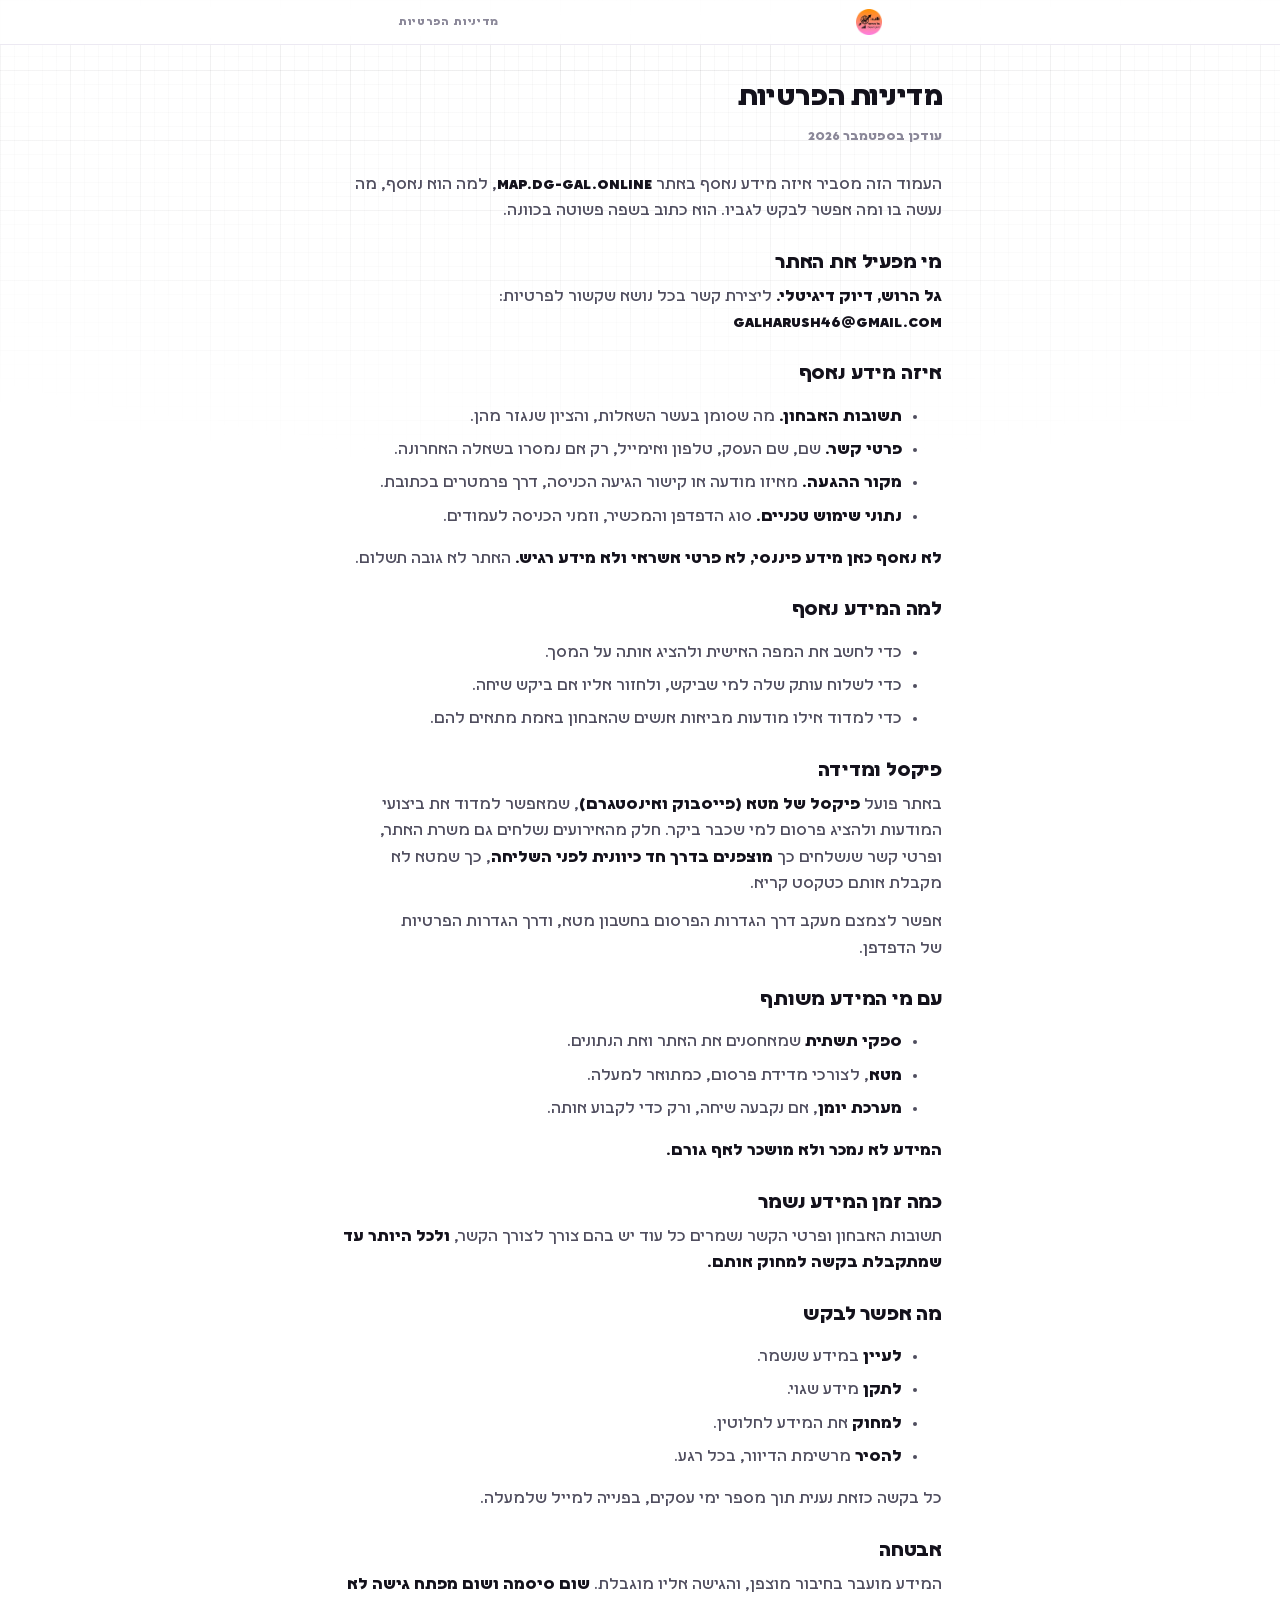
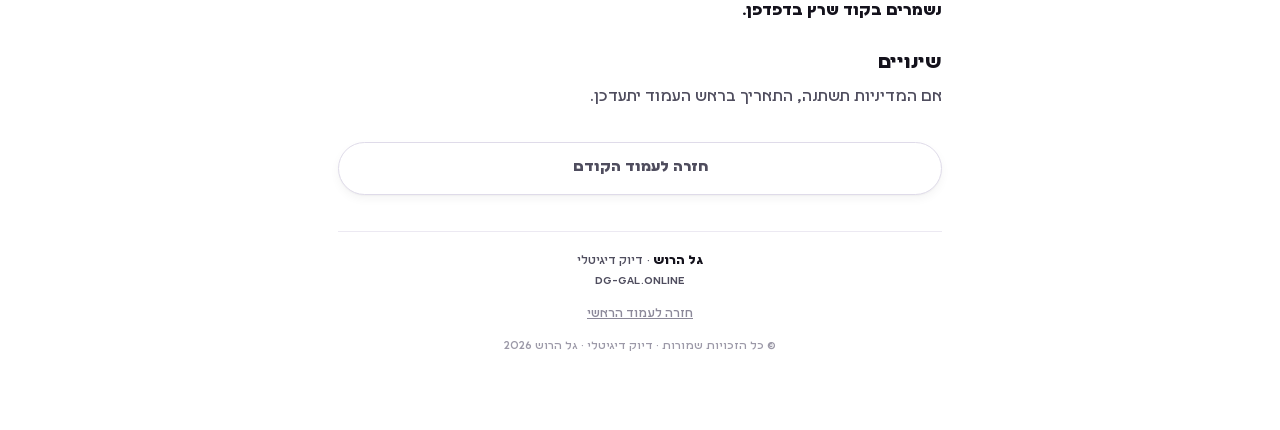
<file: privacy/index.html>
<!doctype html>
<html dir="rtl" lang="he">
<head>
<meta charset="utf-8">
<meta name="viewport" content="width=device-width, initial-scale=1, viewport-fit=cover">
<title>מדיניות הפרטיות · דיוק דיגיטלי</title>
<style>
@font-face{font-family:'TelAviv';font-weight:400;font-style:normal;font-display:swap;src:url([data-uri]) format('woff2');}
@font-face{font-family:'TelAviv';font-weight:800;font-style:normal;font-display:swap;src:url([data-uri]) format('woff2');}

:root{
  --bg:#ffffff; --bg2:#f8f7fb; --bg3:#fcfbfe;
  --pink:#ff2d8e; --pinkS:#d81b73; --pinkT:#fff2f8; --pinkL:#ffe3ef;
  --orange:#ff7a1a; --orangeS:#c95c07; --orangeT:#fff6ee; --orangeL:#ffe7d2;
  --green:#34d399; --greenS:#0c8a5f; --greenT:#eefaf4; --greenL:#d6f2e6;
  --txt:#14121c; --mut:#4f4d5e; --mut2:#8b8899; --line:#ece9f2; --line2:#dfdbe9;
  --sh1:0 1px 2px rgba(20,18,28,.04), 0 4px 10px rgba(20,18,28,.045);
  --sh2:0 1px 2px rgba(20,18,28,.05), 0 8px 20px rgba(20,18,28,.055), 0 22px 44px rgba(20,18,28,.045);
  --shC:0 2px 6px rgba(255,45,142,.18), 0 12px 26px rgba(255,45,142,.24);
  --rC:22px 22px 22px 6px;
}
*{box-sizing:border-box;-webkit-tap-highlight-color:transparent}
html{overflow-x:clip}
/* כלל ברזל של גל: אין מילים יתומות. text-wrap:pretty נועד בדיוק לזה,
   והדפדפנים שלא תומכים בו פשוט שוברים כרגיל, אז אין מה להפסיד. */
h1,h2,h3,h4,p,li,.res,.pun,.mirror,.sub,.rel,.fine,.qh,.gnote{
  text-wrap:pretty;-webkit-text-wrap:pretty}

body{margin:0;background:var(--bg);color:var(--txt);
  font-family:"TelAviv",system-ui,-apple-system,"Segoe UI",Arial,sans-serif;
  font-size:16px;line-height:1.65;overflow-x:clip;-webkit-font-smoothing:antialiased;
  font-variant-numeric:tabular-nums}
button,input,textarea,select{font-family:inherit;font-variant-numeric:tabular-nums}

.grid{position:fixed;inset:0;z-index:0;pointer-events:none;
  background-image:
    linear-gradient(rgba(20,18,28,.030) 1px,transparent 1px),
    linear-gradient(90deg,rgba(20,18,28,.030) 1px,transparent 1px),
    linear-gradient(rgba(20,18,28,.055) 1px,transparent 1px),
    linear-gradient(90deg,rgba(20,18,28,.055) 1px,transparent 1px);
  background-size:14px 14px,14px 14px,70px 70px,70px 70px;
  -webkit-mask-image:radial-gradient(120% 65% at 50% 0%,#000 0%,rgba(0,0,0,.5) 45%,transparent 82%);
  mask-image:radial-gradient(120% 65% at 50% 0%,#000 0%,rgba(0,0,0,.5) 45%,transparent 82%)}
.glow{position:fixed;inset:0;pointer-events:none;z-index:0;overflow:hidden}
.glow i{position:absolute;display:block;border-radius:50%;filter:blur(90px)}
.g1{width:340px;height:340px;background:var(--pink);top:-150px;right:-130px;opacity:.11}
.g2{width:300px;height:300px;background:var(--orange);top:42%;left:-150px;opacity:.09}
.g3{width:320px;height:320px;background:var(--green);bottom:3%;right:-140px;opacity:.10}

.wrap{position:relative;z-index:1;max-width:520px;margin:0 auto;padding:0 18px 40px}

header{position:sticky;top:0;z-index:40;backdrop-filter:blur(16px);-webkit-backdrop-filter:blur(16px);
  background:rgba(255,255,255,.86);border-bottom:1px solid var(--line)}
.hd{max-width:520px;margin:0 auto;padding:9px 18px;display:flex;align-items:center;justify-content:space-between;gap:10px}
.hd img{height:26px;width:auto;display:block}
.hd .who{font-size:11px;color:var(--mut2);font-weight:800;letter-spacing:.06em}

.sec{margin:32px 0;scroll-margin-top:74px}
.sh{font-size:20.5px;line-height:1.5;font-weight:800;margin:0 0 15px;letter-spacing:-.01em;color:var(--txt)}
h2{font-size:22px;line-height:1.32;margin:0 0 10px;font-weight:800;letter-spacing:-.01em}
p{margin:0 0 12px;color:var(--mut)}
b,strong{color:var(--txt);font-weight:800}
/* כלל ברזל של גל: מילים שמודגשות בקופסא לא נשברות לעולם באמצע, בשום
   נכס דיגיטלי שלו. הקופסא זזה כיחידה שלמה לשורה הבאה, ולא מתפצלת
   לשני חלקים צבועים. איפה שהביטוי ארוך מכדי להיכנס לרוחב מובייל
   אפילו לבדו, זו כבר בעיית ניסוח, לא בעיית CSS, ומדווחים על זה. */
.box{display:inline;background:var(--pink);color:#fff;font-weight:800;padding:1px 8px;border-radius:7px;
  white-space:nowrap}
.boxg{display:inline;background:var(--green);color:#05261a;font-weight:800;padding:1px 8px;border-radius:7px;
  white-space:nowrap}
.boxo{display:inline;background:var(--orange);color:#fff;font-weight:800;padding:1px 8px;border-radius:7px;
  white-space:nowrap}
.nb{white-space:nowrap}

.card{position:relative;background:#fff;border:1px solid var(--line);border-radius:var(--rC);
  padding:19px 18px;box-shadow:var(--sh1)}
.card.lift{box-shadow:var(--sh2)}

.panel{position:relative;background:#fff;border:1px solid var(--line2);border-radius:26px 26px 26px 8px;
  padding:26px 20px 22px;box-shadow:var(--sh2);text-align:center;overflow:hidden}
.panel::before{content:"";position:absolute;inset:7px;border:1px solid var(--line);border-radius:20px 20px 20px 5px;pointer-events:none}
.panel .tick{position:absolute;width:13px;height:13px;pointer-events:none}
.panel .tick::before,.panel .tick::after{content:"";position:absolute;background:var(--pink);opacity:.45;border-radius:2px}
.panel .tick::before{width:13px;height:2px}
.panel .tick::after{width:2px;height:13px}
.t1{top:15px;right:15px}.t1::before,.t1::after{top:0;right:0}
.t2{top:15px;left:15px}.t2::before,.t2::after{top:0;left:0}
.t3{bottom:15px;right:15px}.t3::before,.t3::after{bottom:0;right:0}
.t4{bottom:15px;left:15px}.t4::before,.t4::after{bottom:0;left:0}

.puck{position:relative;width:46px;height:46px;flex:0 0 auto;border-radius:15px;display:grid;place-items:center;
  background:linear-gradient(158deg,#fff 0%,var(--pk-t) 58%,var(--pk-l) 100%);
  border:1px solid var(--pk-b);
  box-shadow:inset 0 1.5px 0 rgba(255,255,255,.95), inset 0 -2px 3px rgba(20,18,28,.05),
             0 8px 14px -6px var(--pk-s), 0 2px 5px rgba(20,18,28,.07)}
.puck::before{content:"";position:absolute;top:3px;right:5px;left:9px;height:42%;border-radius:12px 12px 60% 60%;
  background:linear-gradient(180deg,rgba(255,255,255,.85),rgba(255,255,255,0));pointer-events:none}
.puck svg{width:23px;height:23px;position:relative;overflow:visible;
  filter:drop-shadow(0 1.5px 1px rgba(20,18,28,.18))}
.pk-p{--pk-t:var(--pinkT);--pk-l:var(--pinkL);--pk-b:#ffc9de;--pk-s:rgba(255,45,142,.42);color:var(--pinkS)}
.pk-o{--pk-t:var(--orangeT);--pk-l:var(--orangeL);--pk-b:#ffd0a8;--pk-s:rgba(255,122,26,.42);color:var(--orangeS)}
.pk-g{--pk-t:var(--greenT);--pk-l:var(--greenL);--pk-b:#a9e6cb;--pk-s:rgba(52,211,153,.45);color:var(--greenS)}

.cta{display:block;width:100%;border:0;cursor:pointer;color:#fff;font-size:17px;font-weight:800;
  padding:16px 18px;border-radius:999px;background:linear-gradient(96deg,var(--pink),var(--orange));
  box-shadow:var(--shC);
  /* בלי אנימציה, בלי nowrap ובלי שכבת compositing. כל אחד מהשלושה גרם
     לספארי באייפון לחתוך את הכיתוב, ואז נראה רק אמצע המילים. */
  line-height:1.25;text-align:center;overflow:visible}
.cta:disabled{background:#efedf4;color:#a9a5b6;box-shadow:none;cursor:default}
.cta.quiet{background:#fff;border:1px solid var(--line2);color:var(--mut);box-shadow:var(--sh1);font-size:15px}
.fine{font-size:12.5px;color:var(--mut2);margin:12px 0 0}

footer{border-top:1px solid var(--line);margin-top:36px;padding:19px 0 22px;text-align:center;font-size:12.5px;color:var(--mut2)}
footer a{color:var(--mut2)}

/* מסך מעבר. שתיים שלוש שניות של שקט אחרי לחיצה הן המקום שבו אנשים עוזבים,
   אז אומרים להם מה קורה במקום להשאיר מסך ריק. */
.gate{position:fixed;inset:0;z-index:120;display:none;place-content:center;
  background:rgba(20,18,28,.62);backdrop-filter:blur(3px);
  -webkit-backdrop-filter:blur(3px);opacity:0;transition:opacity .22s ease}
.gate.on{display:grid;opacity:1}
.gate .g{text-align:center;padding:0 30px}
.gate .ring{width:46px;height:46px;margin:0 auto 16px;border-radius:50%;
  border:3px solid rgba(255,255,255,.22);border-top-color:#fff;
  animation:gspin .8s linear infinite}
@keyframes gspin{to{transform:rotate(360deg)}}
.gate p{margin:0;color:#fff;font-size:16.5px;font-weight:800;line-height:1.5}
.gate small{display:block;margin-top:7px;color:rgba(255,255,255,.7);
  font-size:13.5px;font-weight:700}

/* תיבת הסרטון האנכי. משותפת לדף הבית ולדף התוצאה, כי זה אותו נגן
   בדיוק. הסרטון עצמו לא מוטמע בדף, נטען כקובץ נפרד רק בלחיצה. */
.vlite{position:fixed;inset:0;z-index:130;display:none;place-items:center;
  background:rgba(10,9,14,.92);padding:26px 20px}
.vlite.on{display:grid}
.vlite .vbox{position:relative;width:100%;max-width:400px}
.vlite video{width:100%;max-height:82vh;border-radius:16px;display:block;
  background:#000;box-shadow:var(--shC)}
.vlite .vx{position:absolute;top:-46px;left:0;width:36px;height:36px;
  border-radius:50%;border:0;background:rgba(255,255,255,.14);color:#fff;
  font-size:22px;line-height:1;cursor:pointer}


/* כרטיסיית סיפור לקוח. משותפת לדף הבית ולדף התוצאה, כי זו אותה
   הוכחה ואסור שהיא תיראה אחרת בשני מקומות. */
.cases{position:relative}
.case{position:sticky;background:#fff;border:1px solid var(--line2);min-height:330px;
  border-radius:26px 26px 26px 8px;padding:24px 20px 20px;box-shadow:var(--sh2);
  margin-bottom:18px;overflow:hidden}
.case::before{content:"";position:absolute;inset:7px;border:1px solid var(--line);
  border-radius:20px 20px 20px 5px;pointer-events:none}
.case .tick{position:absolute}
.case .tick.t1{top:14px;right:14px}
.case .tick.t2{top:14px;left:14px}
.case .tick.t3{bottom:14px;right:14px}
.case .tick.t4{bottom:14px;left:14px}
.case .tick.t2::before,.case .tick.t4::before{right:0}
.case .tick.t3::after,.case .tick.t4::after{bottom:0}
.case .tick{position:absolute;width:13px;height:13px;pointer-events:none}
.case .tick::before,.case .tick::after{content:"";position:absolute;background:var(--pink);opacity:.45;border-radius:2px}
.case .tick::before{width:13px;height:2px}
.case .tick::after{width:2px;height:13px}
.case:nth-of-type(1){top:80px;z-index:1}
.case:nth-of-type(2){top:88px;z-index:2}
.case:nth-of-type(3){top:96px;z-index:3}
.case:nth-of-type(4){top:104px;z-index:4}
.case:nth-of-type(5){top:112px;z-index:5;margin-bottom:0}
.case .hd2{position:relative;z-index:2;display:flex;gap:12px;align-items:center;margin-bottom:12px}
.case .ph{flex:0 0 auto;width:48px;height:48px;border-radius:50%;overflow:hidden;display:grid;place-items:center;
  background:linear-gradient(158deg,#fff,var(--pinkL));border:1px solid #ffc9de;
  box-shadow:inset 0 1px 0 rgba(255,255,255,.9),0 2px 6px rgba(20,18,28,.08);
  font-size:15px;font-weight:800;color:var(--pinkS);letter-spacing:-.02em}
.case .ph img{width:100%;height:100%;object-fit:cover;display:block}
.case .who2 b{display:block;font-size:15.5px;font-weight:800;color:var(--txt);line-height:1.3}
.case .who2 span{display:block;font-size:12.5px;font-weight:700;color:var(--mut2);line-height:1.4;margin-top:2px}
.case .res{position:relative;z-index:2;font-size:17px;font-weight:800;line-height:1.45;margin:0 0 10px;color:var(--txt)}
.case p{position:relative;z-index:2;margin:0 0 8px;font-size:14.5px}
.case .pun{position:relative;z-index:2;margin:0;font-size:14.5px;font-weight:800;color:var(--greenS)}

.soc{display:flex;gap:10px;justify-content:center;margin:12px 0 10px}
.soc a{display:inline-flex;align-items:center;justify-content:center;width:36px;height:36px;border:1px solid var(--line);border-radius:50%;color:var(--mut2);transition:color .18s,border-color .18s}
.soc a:hover{color:var(--brand);border-color:var(--brand)}
.soc svg{width:18px;height:18px}

.cr{margin-top:10px!important;font-size:11.5px;color:var(--mut2);opacity:.85}

.wrap{max-width:640px}
h1{font-size:28px;font-weight:800;letter-spacing:-.02em;margin:30px 0 6px}
.upd{font-size:12.5px;color:var(--mut2);font-weight:700;margin:0 0 24px}
h2.s{font-size:19px;font-weight:800;margin:26px 0 8px;letter-spacing:-.01em}
li{color:var(--mut);margin-bottom:7px}
</style>
<script>
!function(f,b,e,v,n,t,s){if(f.fbq)return;n=f.fbq=function(){n.callMethod?
n.callMethod.apply(n,arguments):n.queue.push(arguments)};if(!f._fbq)f._fbq=n;
n.push=n;n.loaded=!0;n.version='2.0';n.queue=[];t=b.createElement(e);t.async=!0;
t.src=v;s=b.getElementsByTagName(e)[0];s.parentNode.insertBefore(t,s)}(window,
document,'script','https://connect.facebook.net/en_US/fbevents.js');
fbq('init','3520763671432860');fbq('track','PageView');
</script>
<noscript><img height="1" width="1" style="display:none"
src="https://www.facebook.com/tr?id=3520763671432860&ev=PageView&noscript=1" alt=""></noscript>
</head>
<body>

<div class="grid"></div>

<header><div class="hd">
  <img src="[data-uri]" alt="דיוק דיגיטלי">
  <span class="who">מדיניות הפרטיות</span>
</div></header>

<div class="wrap">
  <h1>מדיניות הפרטיות</h1>
  <p class="upd">עודכן בספטמבר 2026</p>

  <p>העמוד הזה מסביר איזה מידע נאסף באתר <b>map.dg-gal.online</b>, למה הוא נאסף, מה נעשה בו ומה אפשר לבקש לגביו. הוא כתוב בשפה פשוטה בכוונה.</p>

  <h2 class="s">מי מפעיל את האתר</h2>
  <p><b>גל הרוש, דיוק דיגיטלי.</b> ליצירת קשר בכל נושא שקשור לפרטיות: <b>galharush46@gmail.com</b></p>

  <h2 class="s">איזה מידע נאסף</h2>
  <ul>
    <li><b>תשובות האבחון.</b> מה שסומן בעשר השאלות, והציון שנגזר מהן.</li>
    <li><b>פרטי קשר.</b> שם, שם העסק, טלפון ואימייל, רק אם נמסרו בשאלה האחרונה.</li>
    <li><b>מקור ההגעה.</b> מאיזו מודעה או קישור הגיעה הכניסה, דרך פרמטרים בכתובת.</li>
    <li><b>נתוני שימוש טכניים.</b> סוג הדפדפן והמכשיר, וזמני הכניסה לעמודים.</li>
  </ul>
  <p><b>לא נאסף כאן מידע פיננסי, לא פרטי אשראי ולא מידע רגיש.</b> האתר לא גובה תשלום.</p>

  <h2 class="s">למה המידע נאסף</h2>
  <ul>
    <li>כדי לחשב את המפה האישית ולהציג אותה על המסך.</li>
    <li>כדי לשלוח עותק שלה למי שביקש, ולחזור אליו אם ביקש שיחה.</li>
    <li>כדי למדוד אילו מודעות מביאות אנשים שהאבחון באמת מתאים להם.</li>
  </ul>

  <h2 class="s">פיקסל ומדידה</h2>
  <p>באתר פועל <b>פיקסל של מטא (פייסבוק ואינסטגרם)</b>, שמאפשר למדוד את ביצועי המודעות ולהציג פרסום למי שכבר ביקר. חלק מהאירועים נשלחים גם משרת האתר, ופרטי קשר שנשלחים כך <b>מוצפנים בדרך חד כיוונית לפני השליחה</b>, כך שמטא לא מקבלת אותם כטקסט קריא.</p>
  <p>אפשר לצמצם מעקב דרך הגדרות הפרסום בחשבון מטא, ודרך הגדרות הפרטיות של הדפדפן.</p>

  <h2 class="s">עם מי המידע משותף</h2>
  <ul>
    <li><b>ספקי תשתית</b> שמאחסנים את האתר ואת הנתונים.</li>
    <li><b>מטא</b>, לצורכי מדידת פרסום, כמתואר למעלה.</li>
    <li><b>מערכת יומן</b>, אם נקבעה שיחה, ורק כדי לקבוע אותה.</li>
  </ul>
  <p><b>המידע לא נמכר ולא מושכר לאף גורם.</b></p>

  <h2 class="s">כמה זמן המידע נשמר</h2>
  <p>תשובות האבחון ופרטי הקשר נשמרים כל עוד יש בהם צורך לצורך הקשר, <b>ולכל היותר עד שמתקבלת בקשה למחוק אותם.</b></p>

  <h2 class="s">מה אפשר לבקש</h2>
  <ul>
    <li><b>לעיין</b> במידע שנשמר.</li>
    <li><b>לתקן</b> מידע שגוי.</li>
    <li><b>למחוק</b> את המידע לחלוטין.</li>
    <li><b>להסיר</b> מרשימת הדיוור, בכל רגע.</li>
  </ul>
  <p>כל בקשה כזאת נענית תוך מספר ימי עסקים, בפנייה למייל שלמעלה.</p>

  <h2 class="s">אבטחה</h2>
  <p>המידע מועבר בחיבור מוצפן, והגישה אליו מוגבלת. <b>שום סיסמה ושום מפתח גישה לא נשמרים בקוד שרץ בדפדפן.</b></p>

  <h2 class="s">שינויים</h2>
  <p>אם המדיניות תשתנה, התאריך בראש העמוד יתעדכן.</p>
  <div class="sec" style="text-align:center">
    <button class="cta quiet" onclick="goBack()">חזרה לעמוד הקודם</button>
  </div>
<div class="gate" id="gate"><div class="g"><div class="ring"></div>
  <p>חוזרים לאבחון</p><small>התשובות שלך נשמרו</small></div></div>
<script>
/* ★ החזרה מהעמוד הזה נתקעה, ונקודת הנטישה היא שנייה לפני שליחת הטופס.
   הסיבה: הקישור נפתח בלשונית חדשה, ובלשונית חדשה אין היסטוריה, אז
   history.back() לא עושה כלום. מסך הטעינה נשאר ומסתובב לנצח.

   התיקון עובד בשלוש שכבות, מהמהיר לבטוח, ובשום מצב לא נשאר תקוע:
     1. לשונית שנפתחה בסקריפט, נסגרת וחוזרים ללשונית המקורית כמו שהיא.
     2. יש היסטוריה, חוזרים בה. הדפדפן מגיש את השאלון מהמטמון, מיידית.
     3. אין היסטוריה, הולכים ישירות לכתובת שממנה הגיעו, על תשובותיה.
   ומעל הכל רץ שומר שמכבה את המסך אם שום דבר לא קרה. */
function hideGate(){
  var g = document.getElementById('gate');
  if(g) g.classList.remove('on');
}
function goBack(){
  var g = document.getElementById('gate');
  if(g) g.classList.add('on');

  var ref = document.referrer || '';
  var mine = ref.indexOf('//' + location.host + '/') > -1;

  if(window.opener && !window.opener.closed){
    try { window.close(); } catch(e){}
  }
  if(history.length > 1 && mine){ history.back(); }
  else if(mine){ location.replace(ref); }
  else { location.replace('/'); }

  /* אם אחרי שנייה עדיין כאן, שום ניווט לא תפס. מכבים את המסך כדי שיהיה
     אפשר ללחוץ שוב, ומציעים את הקישור הישיר. */
  setTimeout(hideGate, 1000);
}
/* חזרה לעמוד הזה דרך מטמון הדפדפן משחזרת את ה־DOM כפי שהיה, כולל מסך
   טעינה דלוק. מכבים אותו. */
window.addEventListener('pageshow', hideGate);
</script>


  <footer>
    <p><b>גל הרוש</b> · דיוק דיגיטלי<br>DG-GAL.ONLINE</p>
    <p><a href="/">חזרה לעמוד הראשי</a></p>
  
  <p class="cr">© כל הזכויות שמורות · <a href="https://wa.me/972509928400?text=%D7%94%D7%99%D7%99%20%D7%92%D7%9C%2C%20%D7%94%D7%92%D7%A2%D7%AA%D7%99%20%D7%90%D7%9C%D7%99%D7%9A%20%D7%93%D7%A8%D7%9A%20%D7%A0%D7%9B%D7%A1%20%D7%93%D7%99%D7%92%D7%99%D7%98%D7%9C%D7%99%20%D7%A9%D7%99%D7%A6%D7%A8%D7%AA%2C%20%D7%90%D7%A9%D7%9E%D7%97%20%D7%9C%D7%A4%D7%A8%D7%98%D7%99%D7%9D" target="_blank" rel="noopener" style="color:inherit;text-decoration:none">דיוק דיגיטלי</a> · גל הרוש 2026</p>
</footer>
</div>
</body>
</html>
</file>
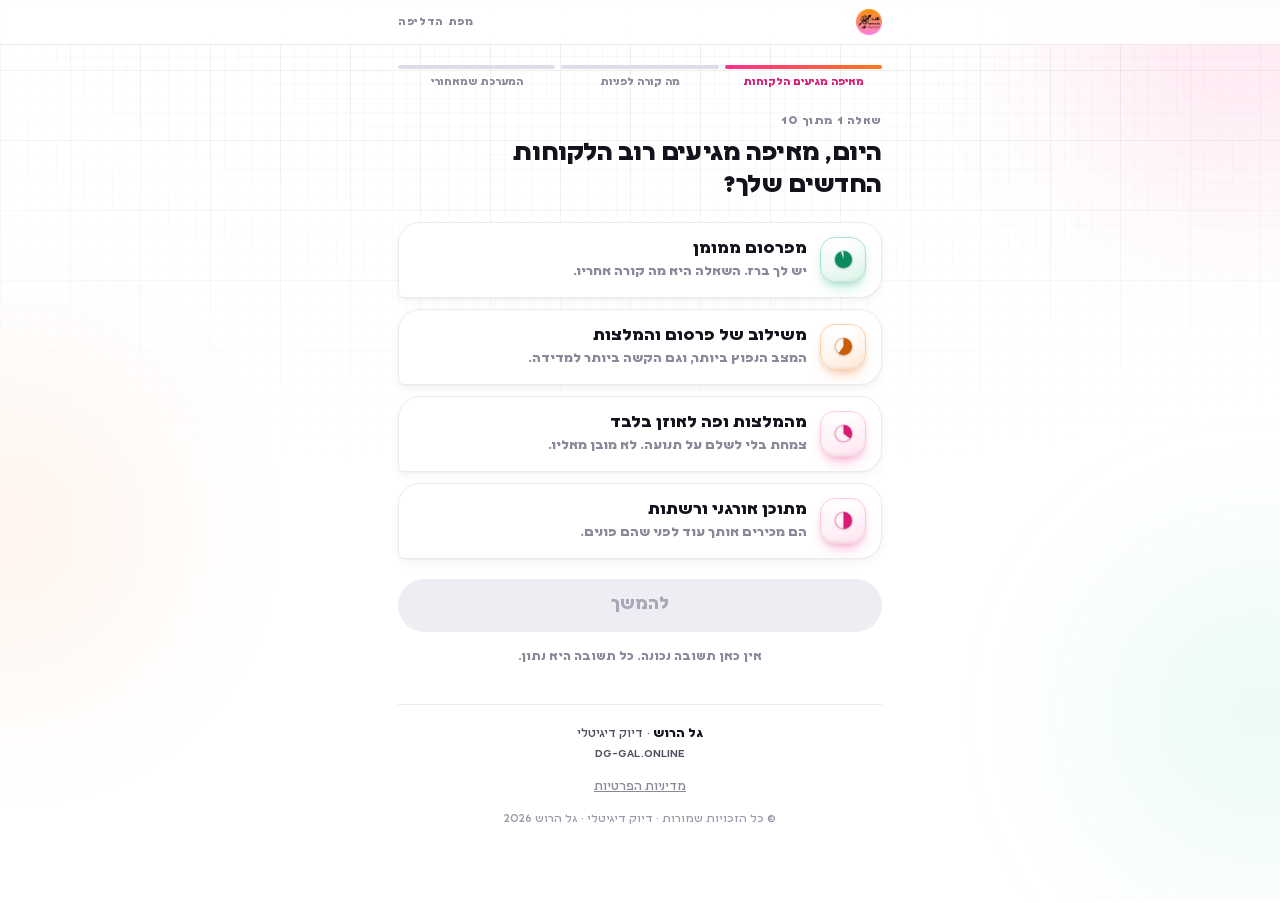
<file: q/index.html>
<!doctype html>
<html dir="rtl" lang="he">
<head>
<meta charset="utf-8">
<meta name="viewport" content="width=device-width, initial-scale=1, viewport-fit=cover">
<meta name="robots" content="noindex,nofollow">
<title>מפת הדליפה · דיוק דיגיטלי</title>
<meta name="description" content="עשר שאלות, ארבע דקות, ובסוף מפה אישית שמראה כמה כסף מתפוגג בין הפנייה לעסקה, ואיפה בדיוק.">
<style>
@font-face{font-family:'TelAviv';font-weight:400;font-style:normal;font-display:swap;src:url([data-uri]) format('woff2');}
@font-face{font-family:'TelAviv';font-weight:800;font-style:normal;font-display:swap;src:url([data-uri]) format('woff2');}

:root{
  --bg:#ffffff; --bg2:#f8f7fb; --bg3:#fcfbfe;
  --pink:#ff2d8e; --pinkS:#d81b73; --pinkT:#fff2f8; --pinkL:#ffe3ef;
  --orange:#ff7a1a; --orangeS:#c95c07; --orangeT:#fff6ee; --orangeL:#ffe7d2;
  --green:#34d399; --greenS:#0c8a5f; --greenT:#eefaf4; --greenL:#d6f2e6;
  --txt:#14121c; --mut:#4f4d5e; --mut2:#8b8899; --line:#ece9f2; --line2:#dfdbe9;
  --sh1:0 1px 2px rgba(20,18,28,.04), 0 4px 10px rgba(20,18,28,.045);
  --sh2:0 1px 2px rgba(20,18,28,.05), 0 8px 20px rgba(20,18,28,.055), 0 22px 44px rgba(20,18,28,.045);
  --shC:0 2px 6px rgba(255,45,142,.18), 0 12px 26px rgba(255,45,142,.24);
  --rC:22px 22px 22px 6px;
}
*{box-sizing:border-box;-webkit-tap-highlight-color:transparent}
html{overflow-x:clip}
/* כלל ברזל של גל: אין מילים יתומות. text-wrap:pretty נועד בדיוק לזה,
   והדפדפנים שלא תומכים בו פשוט שוברים כרגיל, אז אין מה להפסיד. */
h1,h2,h3,h4,p,li,.res,.pun,.mirror,.sub,.rel,.fine,.qh,.gnote{
  text-wrap:pretty;-webkit-text-wrap:pretty}

body{margin:0;background:var(--bg);color:var(--txt);
  font-family:"TelAviv",system-ui,-apple-system,"Segoe UI",Arial,sans-serif;
  font-size:16px;line-height:1.65;overflow-x:clip;-webkit-font-smoothing:antialiased;
  font-variant-numeric:tabular-nums}
button,input,textarea,select{font-family:inherit;font-variant-numeric:tabular-nums}

.grid{position:fixed;inset:0;z-index:0;pointer-events:none;
  background-image:
    linear-gradient(rgba(20,18,28,.030) 1px,transparent 1px),
    linear-gradient(90deg,rgba(20,18,28,.030) 1px,transparent 1px),
    linear-gradient(rgba(20,18,28,.055) 1px,transparent 1px),
    linear-gradient(90deg,rgba(20,18,28,.055) 1px,transparent 1px);
  background-size:14px 14px,14px 14px,70px 70px,70px 70px;
  -webkit-mask-image:radial-gradient(120% 65% at 50% 0%,#000 0%,rgba(0,0,0,.5) 45%,transparent 82%);
  mask-image:radial-gradient(120% 65% at 50% 0%,#000 0%,rgba(0,0,0,.5) 45%,transparent 82%)}
.glow{position:fixed;inset:0;pointer-events:none;z-index:0;overflow:hidden}
.glow i{position:absolute;display:block;border-radius:50%;filter:blur(90px)}
.g1{width:340px;height:340px;background:var(--pink);top:-150px;right:-130px;opacity:.11}
.g2{width:300px;height:300px;background:var(--orange);top:42%;left:-150px;opacity:.09}
.g3{width:320px;height:320px;background:var(--green);bottom:3%;right:-140px;opacity:.10}

.wrap{position:relative;z-index:1;max-width:520px;margin:0 auto;padding:0 18px 40px}

header{position:sticky;top:0;z-index:40;backdrop-filter:blur(16px);-webkit-backdrop-filter:blur(16px);
  background:rgba(255,255,255,.86);border-bottom:1px solid var(--line)}
.hd{max-width:520px;margin:0 auto;padding:9px 18px;display:flex;align-items:center;justify-content:space-between;gap:10px}
.hd img{height:26px;width:auto;display:block}
.hd .who{font-size:11px;color:var(--mut2);font-weight:800;letter-spacing:.06em}

.sec{margin:32px 0;scroll-margin-top:74px}
.sh{font-size:20.5px;line-height:1.5;font-weight:800;margin:0 0 15px;letter-spacing:-.01em;color:var(--txt)}
h2{font-size:22px;line-height:1.32;margin:0 0 10px;font-weight:800;letter-spacing:-.01em}
p{margin:0 0 12px;color:var(--mut)}
b,strong{color:var(--txt);font-weight:800}
/* כלל ברזל של גל: מילים שמודגשות בקופסא לא נשברות לעולם באמצע, בשום
   נכס דיגיטלי שלו. הקופסא זזה כיחידה שלמה לשורה הבאה, ולא מתפצלת
   לשני חלקים צבועים. איפה שהביטוי ארוך מכדי להיכנס לרוחב מובייל
   אפילו לבדו, זו כבר בעיית ניסוח, לא בעיית CSS, ומדווחים על זה. */
.box{display:inline;background:var(--pink);color:#fff;font-weight:800;padding:1px 8px;border-radius:7px;
  white-space:nowrap}
.boxg{display:inline;background:var(--green);color:#05261a;font-weight:800;padding:1px 8px;border-radius:7px;
  white-space:nowrap}
.boxo{display:inline;background:var(--orange);color:#fff;font-weight:800;padding:1px 8px;border-radius:7px;
  white-space:nowrap}
.nb{white-space:nowrap}

.card{position:relative;background:#fff;border:1px solid var(--line);border-radius:var(--rC);
  padding:19px 18px;box-shadow:var(--sh1)}
.card.lift{box-shadow:var(--sh2)}

.panel{position:relative;background:#fff;border:1px solid var(--line2);border-radius:26px 26px 26px 8px;
  padding:26px 20px 22px;box-shadow:var(--sh2);text-align:center;overflow:hidden}
.panel::before{content:"";position:absolute;inset:7px;border:1px solid var(--line);border-radius:20px 20px 20px 5px;pointer-events:none}
.panel .tick{position:absolute;width:13px;height:13px;pointer-events:none}
.panel .tick::before,.panel .tick::after{content:"";position:absolute;background:var(--pink);opacity:.45;border-radius:2px}
.panel .tick::before{width:13px;height:2px}
.panel .tick::after{width:2px;height:13px}
.t1{top:15px;right:15px}.t1::before,.t1::after{top:0;right:0}
.t2{top:15px;left:15px}.t2::before,.t2::after{top:0;left:0}
.t3{bottom:15px;right:15px}.t3::before,.t3::after{bottom:0;right:0}
.t4{bottom:15px;left:15px}.t4::before,.t4::after{bottom:0;left:0}

.puck{position:relative;width:46px;height:46px;flex:0 0 auto;border-radius:15px;display:grid;place-items:center;
  background:linear-gradient(158deg,#fff 0%,var(--pk-t) 58%,var(--pk-l) 100%);
  border:1px solid var(--pk-b);
  box-shadow:inset 0 1.5px 0 rgba(255,255,255,.95), inset 0 -2px 3px rgba(20,18,28,.05),
             0 8px 14px -6px var(--pk-s), 0 2px 5px rgba(20,18,28,.07)}
.puck::before{content:"";position:absolute;top:3px;right:5px;left:9px;height:42%;border-radius:12px 12px 60% 60%;
  background:linear-gradient(180deg,rgba(255,255,255,.85),rgba(255,255,255,0));pointer-events:none}
.puck svg{width:23px;height:23px;position:relative;overflow:visible;
  filter:drop-shadow(0 1.5px 1px rgba(20,18,28,.18))}
.pk-p{--pk-t:var(--pinkT);--pk-l:var(--pinkL);--pk-b:#ffc9de;--pk-s:rgba(255,45,142,.42);color:var(--pinkS)}
.pk-o{--pk-t:var(--orangeT);--pk-l:var(--orangeL);--pk-b:#ffd0a8;--pk-s:rgba(255,122,26,.42);color:var(--orangeS)}
.pk-g{--pk-t:var(--greenT);--pk-l:var(--greenL);--pk-b:#a9e6cb;--pk-s:rgba(52,211,153,.45);color:var(--greenS)}

.cta{display:block;width:100%;border:0;cursor:pointer;color:#fff;font-size:17px;font-weight:800;
  padding:16px 18px;border-radius:999px;background:linear-gradient(96deg,var(--pink),var(--orange));
  box-shadow:var(--shC);
  /* בלי אנימציה, בלי nowrap ובלי שכבת compositing. כל אחד מהשלושה גרם
     לספארי באייפון לחתוך את הכיתוב, ואז נראה רק אמצע המילים. */
  line-height:1.25;text-align:center;overflow:visible}
.cta:disabled{background:#efedf4;color:#a9a5b6;box-shadow:none;cursor:default}
.cta.quiet{background:#fff;border:1px solid var(--line2);color:var(--mut);box-shadow:var(--sh1);font-size:15px}
.fine{font-size:12.5px;color:var(--mut2);margin:12px 0 0}

footer{border-top:1px solid var(--line);margin-top:36px;padding:19px 0 22px;text-align:center;font-size:12.5px;color:var(--mut2)}
footer a{color:var(--mut2)}

/* מסך מעבר. שתיים שלוש שניות של שקט אחרי לחיצה הן המקום שבו אנשים עוזבים,
   אז אומרים להם מה קורה במקום להשאיר מסך ריק. */
.gate{position:fixed;inset:0;z-index:120;display:none;place-content:center;
  background:rgba(20,18,28,.62);backdrop-filter:blur(3px);
  -webkit-backdrop-filter:blur(3px);opacity:0;transition:opacity .22s ease}
.gate.on{display:grid;opacity:1}
.gate .g{text-align:center;padding:0 30px}
.gate .ring{width:46px;height:46px;margin:0 auto 16px;border-radius:50%;
  border:3px solid rgba(255,255,255,.22);border-top-color:#fff;
  animation:gspin .8s linear infinite}
@keyframes gspin{to{transform:rotate(360deg)}}
.gate p{margin:0;color:#fff;font-size:16.5px;font-weight:800;line-height:1.5}
.gate small{display:block;margin-top:7px;color:rgba(255,255,255,.7);
  font-size:13.5px;font-weight:700}

/* תיבת הסרטון האנכי. משותפת לדף הבית ולדף התוצאה, כי זה אותו נגן
   בדיוק. הסרטון עצמו לא מוטמע בדף, נטען כקובץ נפרד רק בלחיצה. */
.vlite{position:fixed;inset:0;z-index:130;display:none;place-items:center;
  background:rgba(10,9,14,.92);padding:26px 20px}
.vlite.on{display:grid}
.vlite .vbox{position:relative;width:100%;max-width:400px}
.vlite video{width:100%;max-height:82vh;border-radius:16px;display:block;
  background:#000;box-shadow:var(--shC)}
.vlite .vx{position:absolute;top:-46px;left:0;width:36px;height:36px;
  border-radius:50%;border:0;background:rgba(255,255,255,.14);color:#fff;
  font-size:22px;line-height:1;cursor:pointer}


/* כרטיסיית סיפור לקוח. משותפת לדף הבית ולדף התוצאה, כי זו אותה
   הוכחה ואסור שהיא תיראה אחרת בשני מקומות. */
.cases{position:relative}
.case{position:sticky;background:#fff;border:1px solid var(--line2);min-height:330px;
  border-radius:26px 26px 26px 8px;padding:24px 20px 20px;box-shadow:var(--sh2);
  margin-bottom:18px;overflow:hidden}
.case::before{content:"";position:absolute;inset:7px;border:1px solid var(--line);
  border-radius:20px 20px 20px 5px;pointer-events:none}
.case .tick{position:absolute}
.case .tick.t1{top:14px;right:14px}
.case .tick.t2{top:14px;left:14px}
.case .tick.t3{bottom:14px;right:14px}
.case .tick.t4{bottom:14px;left:14px}
.case .tick.t2::before,.case .tick.t4::before{right:0}
.case .tick.t3::after,.case .tick.t4::after{bottom:0}
.case .tick{position:absolute;width:13px;height:13px;pointer-events:none}
.case .tick::before,.case .tick::after{content:"";position:absolute;background:var(--pink);opacity:.45;border-radius:2px}
.case .tick::before{width:13px;height:2px}
.case .tick::after{width:2px;height:13px}
.case:nth-of-type(1){top:80px;z-index:1}
.case:nth-of-type(2){top:88px;z-index:2}
.case:nth-of-type(3){top:96px;z-index:3}
.case:nth-of-type(4){top:104px;z-index:4}
.case:nth-of-type(5){top:112px;z-index:5;margin-bottom:0}
.case .hd2{position:relative;z-index:2;display:flex;gap:12px;align-items:center;margin-bottom:12px}
.case .ph{flex:0 0 auto;width:48px;height:48px;border-radius:50%;overflow:hidden;display:grid;place-items:center;
  background:linear-gradient(158deg,#fff,var(--pinkL));border:1px solid #ffc9de;
  box-shadow:inset 0 1px 0 rgba(255,255,255,.9),0 2px 6px rgba(20,18,28,.08);
  font-size:15px;font-weight:800;color:var(--pinkS);letter-spacing:-.02em}
.case .ph img{width:100%;height:100%;object-fit:cover;display:block}
.case .who2 b{display:block;font-size:15.5px;font-weight:800;color:var(--txt);line-height:1.3}
.case .who2 span{display:block;font-size:12.5px;font-weight:700;color:var(--mut2);line-height:1.4;margin-top:2px}
.case .res{position:relative;z-index:2;font-size:17px;font-weight:800;line-height:1.45;margin:0 0 10px;color:var(--txt)}
.case p{position:relative;z-index:2;margin:0 0 8px;font-size:14.5px}
.case .pun{position:relative;z-index:2;margin:0;font-size:14.5px;font-weight:800;color:var(--greenS)}

.soc{display:flex;gap:10px;justify-content:center;margin:12px 0 10px}
.soc a{display:inline-flex;align-items:center;justify-content:center;width:36px;height:36px;border:1px solid var(--line);border-radius:50%;color:var(--mut2);transition:color .18s,border-color .18s}
.soc a:hover{color:var(--brand);border-color:var(--brand)}
.soc svg{width:18px;height:18px}

.faces img{width:30px;height:30px;margin-left:-9px}
.proof span{font-size:12.5px}

/* הוכחה חברתית: פרצופים אמיתיים, לא איורים */
.proof{display:flex;align-items:center;justify-content:center;gap:10px;
  margin:16px auto 0;flex-wrap:wrap}
.faces{display:flex;direction:ltr}
.faces img{width:34px;height:34px;border-radius:50%;display:block;
  border:2px solid #fff;box-shadow:0 1px 3px rgba(20,18,28,.16);object-fit:cover;
  margin-left:-10px;background:#fff}
.faces img:first-child{margin-left:0}
.proof span{font-size:13px;font-weight:700;color:var(--mut2);line-height:1.45}
.proof span b{color:var(--txt);font-weight:800}

.proof{margin:0 auto 18px}

.cr{margin-top:10px!important;font-size:11.5px;color:var(--mut2);opacity:.85}

.chapters{display:flex;gap:6px;margin:20px 0 22px}
.chapters div{flex:1;text-align:center;font-size:10.5px;font-weight:800;color:var(--mut2);line-height:1.3}
.chapters div span{display:block;height:4px;border-radius:999px;background:var(--line2);margin-bottom:7px;transition:background .3s}
.chapters div.on{color:var(--pinkS)}
.chapters div.on span{background:linear-gradient(90deg,var(--pink),var(--orange))}
.chapters div.done span{background:var(--green)}
.qn{font-size:11.5px;font-weight:800;color:var(--mut2);letter-spacing:.05em;margin:0 0 7px}
.qh{font-size:25px;line-height:1.28;font-weight:800;margin:0 0 20px;letter-spacing:-.015em}
.opt{display:flex;gap:13px;align-items:center;width:100%;text-align:right;cursor:pointer;margin-bottom:11px;
  background:#fff;border:1px solid var(--line);border-radius:var(--rC);padding:14px 15px;box-shadow:var(--sh1);
  transition:border-color .16s,box-shadow .16s,transform .16s}
.opt:hover{transform:translateY(-1px);box-shadow:var(--sh2)}
.opt .tx{flex:1;min-width:0}
.opt .tt{font-size:16.5px;font-weight:800;color:var(--txt);line-height:1.35}
.opt .mc{font-size:13px;font-weight:700;color:var(--mut2);margin-top:3px;line-height:1.45}
.opt.sel{border-color:var(--pink);box-shadow:0 0 0 3px var(--pinkL),var(--sh2)}
.opt.sel .mc{color:var(--pinkS)}
.qnav{display:flex;gap:10px;margin-top:20px}
.qnav .back{cursor:pointer;font-size:15px;font-weight:800;color:var(--mut);padding:15px 20px;
  border-radius:999px;background:#fff;border:1px solid var(--line2)}
.qnav .cta{flex:1;margin:0;min-width:0;
  white-space:nowrap;font-size:clamp(15px,4.2vw,17px)}
.qfoot{margin-top:16px;font-size:12px;color:var(--mut2);text-align:center;font-weight:700}
.fld{margin-bottom:13px}
.fld label{display:block;font-size:13px;font-weight:800;color:var(--txt);margin-bottom:5px}
.fld input{width:100%;font-size:16px;color:var(--txt);background:var(--bg3);
  border:1px solid var(--line);border-radius:16px 16px 16px 5px;padding:13px 14px}
.fld input:focus{outline:0;border-color:var(--pink);box-shadow:0 0 0 3px var(--pinkL)}
.fld .err{font-size:12px;font-weight:700;color:var(--pinkS);margin-top:5px;display:none}
.fld.bad input{border-color:var(--pink)}
.fld.bad .err{display:block}
.consent{display:flex;gap:9px;align-items:flex-start;font-size:12.5px;color:var(--mut2);
  font-weight:700;margin:14px 0 4px;line-height:1.5}
.consent input{width:18px;height:18px;flex:0 0 auto;margin-top:2px;accent-color:var(--pink)}
.consent a{color:var(--pinkS)}
.load{position:fixed;inset:0;z-index:80;display:none;align-items:center;justify-content:center;padding:26px;
  background:rgba(11,9,18,.80);backdrop-filter:blur(7px) saturate(.85);
  -webkit-backdrop-filter:blur(7px) saturate(.85);animation:dim .38s ease-out}
@keyframes dim{from{opacity:0}to{opacity:1}}
.load.on{display:flex}
.load.out{animation:undim .42s ease-in forwards}
@keyframes undim{to{opacity:0}}
.load .aur{position:absolute;border-radius:50%;filter:blur(90px);pointer-events:none}
.load .a1{width:300px;height:300px;background:#ff2d8e;top:-90px;right:-90px;opacity:.22;animation:drift 7s ease-in-out infinite}
.load .a2{width:280px;height:280px;background:#ff7a1a;bottom:-90px;left:-90px;opacity:.18;animation:drift 9s ease-in-out infinite reverse}
@keyframes drift{0%,100%{transform:translate3d(0,0,0)}50%{transform:translate3d(-18px,22px,0)}}
.load .in{position:relative;z-index:2;width:min(360px,100%);margin:0 auto;text-align:center}
.load .ring{position:relative;width:126px;height:126px;margin:0 auto 24px}
.load .ring::before{content:"";position:absolute;inset:-16px;border-radius:50%;
  background:conic-gradient(from 0deg,rgba(255,45,142,0),rgba(255,45,142,.55),rgba(255,122,26,.55),rgba(255,45,142,0));
  filter:blur(16px);animation:spin 2.6s linear infinite}
@keyframes spin{to{transform:rotate(360deg)}}
.load .ring svg{position:relative;width:126px;height:126px;transform:rotate(-90deg)}
.load .ring .tr{fill:none;stroke:rgba(255,255,255,.13);stroke-width:7}
.load .ring .vl{fill:none;stroke:url(#lg);stroke-width:7;stroke-linecap:round;
  stroke-dasharray:326;stroke-dashoffset:326;transition:stroke-dashoffset .88s linear}
.load .ring b{position:absolute;inset:0;display:grid;place-items:center;font-size:26px;font-weight:800;
  letter-spacing:-.02em;color:#fff}
.load h3{font-size:24px;font-weight:800;margin:0 0 8px;letter-spacing:-.015em;color:#fff}
.load .sb{font-size:13.5px;color:#9b98ac;font-weight:700;margin:0 0 26px}
.load ul{list-style:none;padding:0 4px;margin:0;text-align:right}
.load li{display:flex;align-items:center;gap:12px;padding:9px 0;font-size:15px;font-weight:700;
  color:#9b98ac;opacity:.38;transform:translateY(5px);transition:opacity .34s,color .34s,transform .34s}
.load li .mk{width:23px;height:23px;flex:0 0 auto;border-radius:50%;border:2px solid rgba(255,255,255,.2);
  display:grid;place-items:center;transition:border-color .3s,background .3s,box-shadow .3s}
.load li .mk svg{width:12px;height:12px;color:#05261a;opacity:0;transition:opacity .25s}
.load li.act{opacity:1;color:#fff;transform:none}
.load li.act .mk{border-color:#ff2d8e;box-shadow:0 0 0 5px rgba(255,45,142,.16)}
.load li.ok{opacity:1;color:#fff;transform:none}
.load li.ok .mk{border-color:#34d399;background:#34d399;box-shadow:none}
.load li.ok .mk svg{opacity:1}
.hint{margin-top:5px;font-size:12.5px;color:var(--mut2);line-height:1.55}
.fld.bad .hint{display:none}
/* כשהשאלון מוטמע ב-iframe בתוך דף הבית, מסתירים את הכרום הכפול (לוגו,
   רקעים, פוטר) ומשאירים רק את אפליקציית השאלון עצמה בתוך המסגרת שבדף. */
html.framed,html.framed body{background:transparent!important}
.framed .grid,.framed .glow,.framed header,.framed footer{display:none!important}
.framed .wrap{padding-top:6px!important;padding-bottom:14px!important}
</style>
<script>
/* זיהוי הטמעה: survey.html חי גם עצמאי וגם בתוך iframe בדף הבית (הביקוע
   החי מ-28/09/2026). הדגל קובע מה מדלגים עליו כשהוא ממוסגר (PageView כפול,
   כרום, ניווט). שאר הדפים אף פעם לא ממוסגרים, אז זה תמיד false אצלם. */
try{if(window.top!==window.self)document.documentElement.classList.add('framed');}catch(e){document.documentElement.classList.add('framed');}
!function(f,b,e,v,n,t,s){if(f.fbq)return;n=f.fbq=function(){n.callMethod?
n.callMethod.apply(n,arguments):n.queue.push(arguments)};if(!f._fbq)f._fbq=n;
n.push=n;n.loaded=!0;n.version='2.0';n.queue=[];t=b.createElement(e);t.async=!0;
t.src=v;s=b.getElementsByTagName(e)[0];s.parentNode.insertBefore(t,s)}(window,
document,'script','https://connect.facebook.net/en_US/fbevents.js');
fbq('init','3520763671432860');if(window.self===window.top)fbq('track','PageView');
</script>
<noscript><img height="1" width="1" style="display:none"
src="https://www.facebook.com/tr?id=3520763671432860&ev=PageView&noscript=1" alt=""></noscript>
</head>
<body>

<div class="grid"></div>
<div class="glow"><i class="g1"></i><i class="g2"></i><i class="g3"></i></div>

<header><div class="hd">
  <img src="[data-uri]" alt="דיוק דיגיטלי">
  <span class="who">מפת הדליפה</span>
</div></header>

<div class="wrap">
  <div class="chapters" id="chapters"></div>
  <p class="qn" id="qn"></p>
  <h1 class="qh" id="qh"></h1>
  <div id="body"></div>
  <div class="qnav">
    <button class="cta" id="next" disabled>להמשך</button>
    <button class="back" id="back" style="display:none">חזרה</button>
  </div>
  <p class="qfoot" id="qfoot">אין כאן תשובה נכונה. כל תשובה היא נתון.</p>

  <footer>
    <p><b>גל הרוש</b> · דיוק דיגיטלי<br>DG-GAL.ONLINE</p>
    <p><a href="/privacy/">מדיניות הפרטיות</a></p>
  
  <p class="cr">© כל הזכויות שמורות · <a href="https://wa.me/972509928400?text=%D7%94%D7%99%D7%99%20%D7%92%D7%9C%2C%20%D7%94%D7%92%D7%A2%D7%AA%D7%99%20%D7%90%D7%9C%D7%99%D7%9A%20%D7%93%D7%A8%D7%9A%20%D7%A0%D7%9B%D7%A1%20%D7%93%D7%99%D7%92%D7%99%D7%98%D7%9C%D7%99%20%D7%A9%D7%99%D7%A6%D7%A8%D7%AA%2C%20%D7%90%D7%A9%D7%9E%D7%97%20%D7%9C%D7%A4%D7%A8%D7%98%D7%99%D7%9D" target="_blank" rel="noopener" style="color:inherit;text-decoration:none">דיוק דיגיטלי</a> · גל הרוש 2026</p>
</footer>
</div>

<div class="load" id="load"><i class="aur a1"></i><i class="aur a2"></i><div class="in">
  <div class="ring">
    <svg viewBox="0 0 126 126">
      <defs><linearGradient id="lg" x1="0" y1="0" x2="1" y2="0">
        <stop offset="0" stop-color="#ff2d8e"/><stop offset="1" stop-color="#ff7a1a"/></linearGradient></defs>
      <circle class="tr" cx="63" cy="63" r="52"/>
      <circle class="vl" id="lvl" cx="63" cy="63" r="52"/>
    </svg>
    <b id="lpc">0%</b>
  </div>
  <h3>מייצר עבורך את המפה שלך</h3>
  <p class="sb">עוד כמה שניות. לא כדאי לרענן את העמוד.</p>
  <ul id="lsteps"></ul>
</div></div>

<script>
/* ============ גלפים: הגלף מציג את הנתון עצמו, לא איור ============ */
function pie(v){
  if(v === null){
    return '<circle cx="12" cy="12" r="8.8" fill="none" stroke="currentColor" stroke-width="1.9" stroke-dasharray="2.5 3.3" opacity=".55"/>'+
      '<path d="M9.4 9.6a2.8 2.8 0 0 1 5.3 1c0 1.9-2.7 2.6-2.7 2.6" fill="none" stroke="currentColor" stroke-width="2" stroke-linecap="round"/>'+
      '<circle cx="12" cy="17" r="1.05" fill="currentColor"/>';
  }
  var ring = '<circle cx="12" cy="12" r="8.8" fill="none" stroke="currentColor" stroke-width="1.9" opacity=".28"/>';
  if(v >= 1) return ring + '<circle cx="12" cy="12" r="8.8" fill="currentColor"/>';
  if(v <= 0) return ring;
  var r = 8.8, s = -Math.PI/2, e = s + 2*Math.PI*v;
  var x1 = (12 + r*Math.cos(s)).toFixed(2), y1 = (12 + r*Math.sin(s)).toFixed(2);
  var x2 = (12 + r*Math.cos(e)).toFixed(2), y2 = (12 + r*Math.sin(e)).toFixed(2);
  return ring + '<path d="M12 12 L'+x1+' '+y1+' A'+r+' '+r+' 0 '+(v>0.5?1:0)+' 1 '+x2+' '+y2+' Z" fill="currentColor"/>';
}
function puck(v,k){
  return '<div class="puck pk-'+k+'"><svg viewBox="0 0 24 24">'+pie(v)+'</svg></div>';
}

/* ============ השאלון ============
   כל תשובה: [ערך מד 0..1 או null, צבע, כותרת, מיקרו קופי, ניקוד, ערך לחישוב]
   ==================================================================== */
var CH_A = ['מאיפה מגיעים הלקוחות','מה קורה לפניות','המערכת שמאחורי'];
var CH_B = ['מאיפה מגיעים הלקוחות','הקצב והתקרה','כשהברז נסגר'];
var CH_C = ['מאיפה מגיעים הלקוחות','מה התוכן מייצר','מה קורה אחרי'];

var Q1 = { ch:0, q:'היום, מאיפה מגיעים רוב הלקוחות החדשים שלך?', k:'source', o:[
  [0.95,'g','מפרסום ממומן','יש לך ברז. השאלה היא מה קורה אחריו.',3,'paid'],
  [0.6,'o','משילוב של פרסום והמלצות','המצב הנפוץ ביותר, וגם הקשה ביותר למדידה.',3,'mix'],
  [0.35,'p','מהמלצות ופה לאוזן בלבד','צמחת בלי לשלם על תנועה. לא מובן מאליו.',2,'ref'],
  [0.5,'p','מתוכן אורגני ורשתות','הם מכירים אותך עוד לפני שהם פונים.',2,'org']
]};
/* אורגני קיבל את שאלות ההמלצות ונאמר לו שהוא תלוי בזיכרון של אנשים.
   מי שבנה קהל בתוכן בנה נכס, ולכן יש לו מסלול משלו. */
var SRC2TRACK = { paid:'a', mix:'a', ref:'b', org:'c' };

var QA = [
 { ch:0, q:'מה גובה ההשקעה החודשית בפרסום?', k:'budget', o:[
   [0.2,'p','עד 3,000 ₪','בטווח הזה כל פנייה יקרה יחסית.',1,3000],
   [0.45,'o','בין 3,000 ל-7,000','כאן דליפה מתחילה להיות מורגשת בתזרים.',2,5000],
   [0.75,'o','בין 7,000 ל-15,000','אחוז אחד של שיפור כאן שווה כסף אמיתי.',3,11000],
   [1,'g','מעל 15,000','כל נקודת דליפה עולה כאן אלפים בחודש.',3,20000]]},
 { ch:1, q:'כמה פניות חדשות נכנסות בחודש?', k:'leads', o:[
   [0.2,'p','עד 10','בנפח כזה כל פנייה בודדת קריטית.',1,7],
   [0.45,'o','בין 10 ל-30','מספיק נפח כדי שיהיה דפוס לראות.',2,20],
   [0.75,'o','בין 30 ל-80','בנפח הזה כבר אי אפשר לזכור מי נפל.',2,55],
   [1,'g','מעל 80','בלי מערכת, בחלק מהן פשוט לא נוגעים.',2,100]]},
 { ch:1, q:'מתוך הפניות האלה, כמה מגיעות לשיחה אמיתית?', k:'reach', o:[
   [0.9,'g','כמעט כולן','מצב נדיר, ומעיד על מעקב שעובד.',0,0.10],
   [0.5,'o','בערך חצי','הממוצע בשוק, וגם המקום עם הכי הרבה מרווח.',1,0.50],
   [0.28,'p','פחות משליש','רוב מה ששולם עליו לא הגיע לשיחה.',2,0.70],
   [null,'p','לא ידוע לי','וזה בעצמו נתון. אי אפשר לתקן את מה שלא רואים.',2,0.60]]},
 { ch:1, q:'ומתוך אלה שהגיעו לשיחה, כמה נסגרות?', k:'close', o:[
   [0.6,'g','יותר מחצי','סוגר מצוין. הבעיה לא כאן.',0,0.60],
   [0.25,'o','בערך רבע','סביר לרוב התחומים, ויש מה לשפר.',1,0.25],
   [0.08,'p','פחות מעשירית','הפניות מגיעות, והן כנראה לא האנשים הנכונים.',2,0.08],
   [null,'p','לא ידוע לי','שווה מאוד לדעת את זה לפני שמגדילים תקציב.',2,0.15]]},
 { ch:2, q:'כמה שווה לקוח חדש, בממוצע, בשנה הראשונה?', k:'value', o:[
   [0.2,'p','עד 5,000 ₪','נדרש נפח כדי שהמתמטיקה תעבוד.',0,3500],
   [0.45,'o','בין 5,000 ל-15,000','הטווח שבו שיווק ממומן מתחיל להשתלם.',2,10000],
   [0.75,'o','בין 15,000 ל-50,000','כל לקוח שאבד הוא סכום שמרגישים.',3,30000],
   [1,'g','מעל 50,000','פנייה אחת שנפלה שווה חודש שלם של פרסום.',3,70000]]},
 { ch:2, q:'תוך כמה זמן חוזרים לפנייה חדשה?', k:'speed', o:[
   [1,'g','תוך דקות','בעשירון העליון, וזה נכס.',0,0.10],
   [0.6,'o','תוך כמה שעות','עדיין בתחום הסביר לרוב התחומים.',1,0.25],
   [0.25,'p','בדרך כלל למחרת','רוב הסיכוי כבר נסגר אצל מישהו אחר.',2,0.40],
   [null,'p','תלוי בעומס','כלומר בימים העמוסים, שבהם נכנסות הכי הרבה פניות.',2,0.40]]},
 { ch:2, q:'ומה קורה למי שלא ענה בפעם הראשונה?', k:'followup', o:[
   [1,'g','יש מערכת מעקב שדואגת לזה','הנכס הכי שקט והכי רווחי שיש.',0,-0.05],
   [0.45,'o','חוזרים ידנית כשנזכרים','תלוי בזיכרון, ולכן תלוי בעומס.',2,0],
   [0,'p','בדרך כלל הוא הולך לאיבוד','ושולם עליו במלואו.',3,0.15]]},
 { ch:2, q:'ידוע לך כמה עולה לקוח משלם?', k:'cac', o:[
   [1,'g','כן, במדויק','בשליש העליון של השוק, בלי הגזמה.',0,0],
   [0.5,'o','בערך','תחושה טובה, וקשה לבנות עליה החלטה.',1,1],
   [0.25,'o','רק כמה עולה פנייה','זה המספר שרוב הדוחות נעצרים בו.',2,1],
   [null,'p','לא','ורוב מי שממלא את זה עונה בדיוק כמוך.',3,2]]}
];

var QB = [
 { ch:0, q:'כמה לקוחות חדשים נכנסים בחודש בממוצע?', k:'clients', o:[
   [0.2,'p','1 עד 3','כל לקוח הוא נתח משמעותי מהחודש.',1,2],
   [0.45,'o','4 עד 8','קצב שכבר מאפשר לתכנן קדימה.',2,6],
   [0.75,'o','9 עד 20','יש כאן משהו שעובד, גם בלי שקראו לו מערכת.',2,14],
   [1,'g','מעל 20','הנפח הוא כבר לא המחסום.',2,25]]},
 { ch:1, q:'מתוכם, כמה הגיעו מהמלצה או מהיכרות אישית?', k:'refer', o:[
   [0.9,'p','כמעט כולם','כמעט כל ההכנסה נשענת על זיכרון של אנשים.',3,0.90],
   [0.7,'o','רובם','יש בסיס חזק, ואין ברז שפותחים.',2,0.70],
   [0.5,'o','בערך חצי','יש שני ערוצים, ואפשר לחזק את החלש.',1,0.50],
   [0.2,'g','מיעוט','נבנה כאן ערוץ שלא תלוי בהמלצות. זה נדיר.',0,0.20]]},
 { ch:1, q:'כמה שווה לקוח חדש, בממוצע, בשנה הראשונה?', k:'value', o:[
   [0.2,'p','עד 5,000 ₪','נדרש נפח כדי שהמתמטיקה תעבוד.',0,3500],
   [0.45,'o','בין 5,000 ל-15,000','הטווח שבו שיווק ממומן מתחיל להשתלם.',2,10000],
   [0.75,'o','בין 15,000 ל-50,000','כל מקום פנוי ביומן הוא סכום שמרגישים.',3,30000],
   [1,'g','מעל 50,000','לקוח אחד נוסף בחודש משנה את השנה.',3,70000]]},
 { ch:1, q:'כמה לקוחות נוספים אפשר לקחת מחר, בלי לפגוע בשירות?', k:'capacity', o:[
   [0.2,'p','עוד 1 עד 2','כמעט מלא. כאן מדברים על מחיר לפני נפח.',1,1.5],
   [0.45,'o','עוד 3 עד 5','יש מקום לצמיחה מיידית, בלי לגעת בכלום.',2,4],
   [0.75,'o','עוד 6 עד 10','העסק בנוי להרבה יותר ממה שהוא מקבל היום.',3,8],
   [1,'g','הרבה יותר','הקיבולת היא בוודאות לא המחסום.',3,14]]},
 { ch:2, q:'מה קורה בחודש שבו ההפניות מתייבשות?', k:'dry', o:[
   [1,'g','יש ערוץ אחר שעובד','יש גיבוי, וזה נדיר בעסקים כאלה.',0,0],
   [0.45,'o','פונים ידנית ללקוחות עבר','פתרון שעובד, ונשחק קצת בכל פעם.',2,0],
   [0,'p','בעיקר מחכים שזה יסתדר','וזה בדיוק החודש שהכי קשה לתכנן אחריו.',3,1]]},
 { ch:2, q:'ניסית פרסום ממומן בעבר?', k:'tried', o:[
   [0.5,'o','מעולם לא','אין הרגלים לשבור, וזו נקודת פתיחה טובה.',2,0],
   [0.25,'p','ניסית לבד ולא הצליח','הנפוץ ביותר, וכמעט תמיד מאותה סיבה אחת.',2,1],
   [0,'p','היה ליווי של חברת שיווק ולא עבד','שולם גם בכסף וגם באמון. השני יקר יותר.',3,1],
   [1,'g','רץ עכשיו במקביל','יש נתונים, וזה יתרון פתיחה אמיתי.',1,0]]},
 { ch:2, q:'יש הצעה מנוסחת שחוזרת בכל שיחה?', k:'offer', o:[
   [1,'g','כן, ברורה וקבועה','אפשר לשכפל הצלחה, וזה חצי מהעבודה.',0,0],
   [0.5,'o','משהו כללי','משתנה לפי איך שהשיחה מתגלגלת.',2,0],
   [0,'p','כל שיחה יוצאת אחרת','כל שיחה מתחילה מאפס, גם מבחינתך.',3,1]]},
 { ch:2, q:'ידוע לך כמה עולה להשיג לקוח חדש?', k:'cac', o:[
   [1,'g','כן','נדיר מאוד בעסק שרץ על מוניטין.',1,0],
   [0.25,'o','לא, כי הוא לא עולה כסף','הוא עולה זמן, ומקום ביומן.',2,2],
   [null,'p','לא חשבנו על זה ככה','וזו בדיוק הסיבה שקשה לתכנן קדימה.',3,2]]}
];

/* מסלול ג: העסק בנוי על תוכן. הפניות מגיעות ממי שכבר צרך, כבר מכיר, וכבר
   בנה אמון, ולכן השאלות על המלצות פשוט לא רלוונטיות לו. */
var QC = [
 { ch:0, q:'כמה פניות בחודש מגיעות מהתוכן שלך?', k:'leads', o:[
   [0.2,'p','עד 5','כל פנייה כאן יקרה, כי היא עלתה בזמן ולא בכסף.',1,5],
   [0.5,'o','בין 5 ל-15','יש זרימה. השאלה היא מה קורה לה אחר כך.',2,12],
   [0.75,'o','בין 15 ל-40','התוכן כבר עובד כמו ערוץ לכל דבר.',2,28],
   [1,'g','מעל 40','נפח שרוב העסקים הממומנים לא מגיעים אליו.',2,55]]},

 { ch:1, q:'כמה מהפניות האלה מגיעות לשיחה אמיתית?', k:'reach', o:[
   [0.9,'p','מיעוט מהן','רוב מי שפנה נעצר לפני שהיה סיכוי.',3,0.70],
   [0.7,'o','בערך חצי','חצי מהעניין שנוצר לא מגיע לשולחן.',2,0.50],
   [0.45,'o','רובן','יש כאן תהליך שעובד, עם דליפה קטנה.',1,0.28],
   [0.2,'g','כמעט כולן','נדיר. מי שפנה מגיע לדבר.',0,0.15]]},

 { ch:1, q:'מתוך השיחות, כמה הופכות ללקוח?', k:'close', o:[
   [0.25,'p','פחות מעשירית','העניין מגיע ולא מבשיל. זה לא חוסר בפניות.',3,0.08],
   [0.5,'o','בערך רבע','טווח נורמלי, ויש בו מקום גדול לשיפור.',2,0.25],
   [0.75,'o','בערך חצי','אחוז גבוה. סימן שהאמון כבר נבנה מראש.',1,0.45],
   [1,'g','יותר מחצי','מי שמגיע לשיחה כבר החליט. זה נכס.',0,0.62]]},

 { ch:1, q:'כמה שווה לקוח חדש, בממוצע, בשנה הראשונה?', k:'value', o:[
   [0.2,'p','עד 5,000 ₪','נדרש נפח כדי שהמתמטיקה תעבוד.',0,3500],
   [0.45,'o','בין 5,000 ל-15,000','הטווח שבו ערוץ ממומן מתחיל להשתלם.',2,10000],
   [0.75,'o','בין 15,000 ל-50,000','כל מקום פנוי ביומן הוא סכום שמרגישים.',3,30000],
   [1,'g','מעל 50,000','לקוח אחד נוסף בחודש משנה את השנה.',3,70000]]},

 /* השאלה שגל הוסיף, והיא מפרידה בין מי שיש לו נכס המרה למי שהתוכן
    שלו הוא גם הפרסום וגם דף המכירה. בלי דף שמחמם, כל שיחה מתחילה מאפס. */
 { ch:1, q:'כשמישהו מתעניין, יש לו איפה ללמוד על השירות עצמו?', k:'page', o:[
   [0.2,'g','יש דף שמסביר הכל','נכס המרה שעובד גם כשלא מפרסמים.',0,0],
   [0.55,'o','יש עמוד כללי באתר','קיים, אבל הוא לא מחמם ולא מסביר.',2,0.16],
   [0.95,'p','הכל דרך התוכן והשיחה','כל שיחה מתחילה מאפס, ואת ההסבר נותנים בעל פה.',3,0.30]]},

 { ch:2, q:'יש הצעה מנוסחת שחוזרת בכל שיחה?', k:'offer', o:[
   [0.2,'g','כן, ברורה וקבועה','אפשר לשכפל הצלחה, כי יודעים מה נאמר.',0,0],
   [0.6,'o','משהו כללי','הכיוון קיים, הניסוח משתנה.',2,0.10],
   [1,'p','כל שיחה יוצאת אחרת','אי אפשר ללמוד ממה שעבד, כי לא ברור מה נאמר.',3,0.20]]},

 { ch:2, q:'מה קורה בחודש שבו כמעט לא העלית תוכן?', k:'dry', o:[
   [0.2,'g','יש ערוץ נוסף שעובד','לא הכל תלוי בקצב שלך. זה נדיר.',0,0],
   [0.6,'o','הפניות יורדות, אבל יש מלאי','יש חמצן, והוא נגמר.',2,1],
   [1,'p','הפניות נעצרות כמעט לגמרי','הערוץ היחיד הוא הזמן שלך.',3,2]]},

 { ch:2, q:'ניסית פרסום ממומן?', k:'tried', o:[
   [0.35,'o','מעולם לא','אין כאן שריפה, יש כאן ערוץ שעוד לא נפתח.',1,0],
   [0.85,'p','ניסית לבד ולא הצליח','הבעיה כמעט תמיד לפני הקמפיין, לא בתוכו.',3,0],
   [1,'p','היה ליווי ולא עבד','שילמת פעם אחת על מה שלא הוגדר מראש.',3,0],
   [0.5,'o','רץ עכשיו במקביל','יש שני ערוצים, וצריך לדעת מה כל אחד מביא.',2,0]]},

 { ch:2, q:'ידוע לך כמה עולה לך להשיג לקוח, בזמן ולא בשקלים?', k:'cac', o:[
   [0.2,'g','כן, בערך','יש מספר להשוות אליו כשתשקול ממומן.',0,0],
   [0.75,'o','לא, כי התוכן לא עולה כסף','הוא עולה את הזמן שלך, וזה המשאב היקר.',2,1],
   [1,'p','לא חשבנו על זה ככה','בלי המספר הזה אין לדעת אם ערוץ נוסף זול או יקר.',2,2]]}
];


/* ============ מצב ============ */
var S = { track:null, source:null, i:0, a:{}, sel:null };
var el = function(id){ return document.getElementById(id); };
function qs(){ return S.track === 'a' ? QA : (S.track === 'c' ? QC : QB); }
function chapters(){ return S.track === 'c' ? CH_C : (S.track === 'b' ? CH_B : CH_A); }
function current(){ return S.i === 0 ? Q1 : (S.i <= 8 ? qs()[S.i-1] : null); }

function renderChapters(ch){
  el('chapters').innerHTML = chapters().map(function(c,i){
    return '<div class="'+(i===ch?'on':(i<ch?'done':''))+'"><span></span>'+c+'</div>';
  }).join('');
}

function render(){
  /* השלב הרחוק ביותר, לניתוח נטישה. 9 הוא מסך הפרטים, ושם החיכוך
     בדרך כלל הכי גבוה במשפכים כאלה. */
  if(window.__step) window.__step(S.i, S.i >= 9);
  var q = current();
  el('back').style.display = S.i === 0 ? 'none' : '';
  if(!q){ return renderContact(); }
  renderChapters(q.ch);
  el('qn').textContent = 'שאלה ' + (S.i+1) + ' מתוך 10';
  el('qh').textContent = q.q;
  el('qfoot').textContent = 'אין כאן תשובה נכונה. כל תשובה היא נתון.';
  el('next').textContent = 'להמשך';
  var chosen = S.a[q.k];
  el('body').innerHTML = q.o.map(function(o,i){
    var on = chosen && chosen.i === i;
    return '<div class="opt'+(on?' sel':'')+'" data-i="'+i+'">'+puck(o[0],o[1])+
      '<div class="tx"><div class="tt">'+o[2]+'</div><div class="mc">'+o[3]+'</div></div></div>';
  }).join('');
  el('next').disabled = !chosen;
  window.scrollTo({ top:0, behavior:'smooth' });
}

function renderContact(){
  renderChapters(2);
  el('qn').textContent = 'שאלה 10 מתוך 10';
  el('qh').textContent = 'לאן לשלוח את המפה?';
  el('qfoot').textContent = 'המפה נשלחת לוואטסאפ שלך, ונשארת שלך גם אם לא נעבוד יחד.';
  el('next').textContent = 'להצגת המפה שלי';
  el('body').innerHTML =
    /* כאן נמצאת נקודת הנטישה הגבוהה ביותר במשפך: תשע הקשות מאחור, ועכשיו
       מבקשים טלפון. פרצופים אמיתיים כאן שווים יותר מבכל מקום אחר בדף. */
    '<div class="proof"><div class="faces"><img src="[data-uri]" alt=""><img src="[data-uri]" alt=""><img src="[data-uri]" alt=""><img src="[data-uri]" alt=""><img src="[data-uri]" alt=""><img src="[data-uri]" alt=""><img src="[data-uri]" alt=""><img src="[data-uri]" alt=""><img src="[data-uri]" alt=""><img src="[data-uri]" alt=""><img src="[data-uri]" alt=""><img src="[data-uri]" alt=""></div><span>עסקים שכבר <b>עברו את התהליך</b></span></div>'+
    '<div class="fld" id="f-name"><label for="i-name">שם</label>'+
      '<input id="i-name" type="text" autocomplete="name" placeholder="השם שלך"><div class="err">צריך שם כדי לפנות אליך</div></div>'+
    '<div class="fld" id="f-biz"><label for="i-biz">שם העסק והתחום</label>'+
      '<input id="i-biz" type="text" autocomplete="organization" placeholder="לדוגמה, סטודיו נועה, ייעוץ עסקי"><div class="err">צריך את זה כדי שהמפה תהיה שלך</div></div>'+
    '<div class="fld" id="f-phone"><label for="i-phone">הוואטסאפ שלך</label>'+
      '<input id="i-phone" type="tel" inputmode="tel" autocomplete="tel" placeholder="05X-XXXXXXX">'+
      '<div class="hint">המפה מגיעה לוואטסאפ תוך דקה.</div>'+
      '<div class="err">מספר וואטסאפ ישראלי תקין</div></div>'+
    '<label class="consent"><input type="checkbox" id="i-ok">'+
      '<span>אפשר לשלוח לי את המפה לוואטסאפ ועדכונים. קראתי את <a href="/privacy/">מדיניות הפרטיות</a>.</span></label>';
  /* ★ המסך הזה נבנה מחדש בכל חזרה, אז מה שהוקלד בו חייב לחזור אליו.
     בלי זה מי שיצא לקרוא מדיניות חוזר לארבעה שדות ריקים אחרי תשע תשובות. */
  var r = savedFields();
  if(r){
    if(el('i-name'))  el('i-name').value  = r.name  || '';
    if(el('i-biz'))   el('i-biz').value   = r.biz   || '';
    if(el('i-phone')) el('i-phone').value = r.phone || '';
    if(el('i-mail'))  el('i-mail').value  = r.mail  || '';
    if(el('i-ok'))    el('i-ok').checked  = !!r.ok;
  }
  /* ושומרים תוך כדי הקלדה, לא רק במעבר שאלה. נקודת היציאה נמצאת כאן
     בדיוק, אחרי ההקלדה ולפני השליחה. */
  ['i-name','i-biz','i-phone','i-mail','i-ok'].forEach(function(id){
    var e = el(id); if(!e) return;
    e.addEventListener('input', saveState);
    e.addEventListener('change', saveState);
  });
  el('next').disabled = false;
  window.scrollTo({ top:0, behavior:'smooth' });
}

/* המצב נשמר אחרי כל תשובה ומשוחזר בכניסה. אדם שיצא לרגע, לקרוא מדיניות
   או לענות לטלפון, חוזר בדיוק לאן שהיה. בלי זה עשר תשובות נמחקות. */
var STATE_KEY = 'dg_survey_state';
/* קוראים תמיד את מה ששמור עכשיו, לא תצלום מרגע הטעינה. מסך הפרטים
   נבנה מחדש בכל חזרה אליו, וצילום ישן היה מוחק הקלדה טרייה. */
function savedFields(){
  var v = null;
  try { v = JSON.parse(sessionStorage.getItem(STATE_KEY) || 'null'); } catch(e){ return null; }
  return (v && v.f) || null;
}
function saveState(){
  try { sessionStorage.setItem(STATE_KEY, JSON.stringify({
    i: S.i, a: S.a, source: S.source, track: S.track, at: Date.now(),
    f: { name: (el('i-name')||{}).value || '', biz: (el('i-biz')||{}).value || '',
         phone: (el('i-phone')||{}).value || '', mail: (el('i-mail')||{}).value || '',
         ok: !!(el('i-ok')||{}).checked }
  })); } catch(e){}
}
function restoreState(){
  var raw = null;
  try { raw = sessionStorage.getItem(STATE_KEY); } catch(e){ return false; }
  if(!raw) return false;
  var v;
  try { v = JSON.parse(raw); } catch(e){ return false; }
  /* אחרי שעתיים זו כבר לא אותה ישיבה */
  if(!v || !v.a || (Date.now() - (v.at || 0)) > 7200000) return false;
  S.i = v.i || 0; S.a = v.a || {}; S.source = v.source; S.track = v.track;
  return true;
}

el('body').addEventListener('click', function(e){
  var o = e.target.closest('.opt'); if(!o) return;
  var q = current(); if(!q) return;
  var i = +o.dataset.i;
  S.a[q.k] = { i:i, label:q.o[i][2], mc:q.o[i][3], score:q.o[i][4], val:q.o[i][5] };
  /* אירוע ההתחלה שהקמפיין מיועל אליו. יורה פעם אחת, ורק כשבאמת נענתה שאלה.
     קודם הוא ירה על כל נגיעה במסך, וגם דף הנחיתה ירה אותו, אז כל אדם נספר
     פעמיים ופייסבוק היה לומד לחפש אנשים שנוגעים ובורחים. */
  /* "התחיל שאלון" נחשב רק אחרי שנענתה גם השאלה השנייה (S.i>=1 ברגע
     המענה), לא על נגיעה בשאלה הראשונה בלבד, כדי שלחיצה מקרית לא תיספר. */
  if(!S.started && S.i >= 1){ S.started = true; if(window.fbq) fbq('trackCustom','StartDiagnostic');
    if(window.__fx) window.__fx('start'); }
  this.querySelectorAll('.opt').forEach(function(x){ x.classList.remove('sel'); });
  o.classList.add('sel');
  el('next').disabled = false;
  if(S.i === 0){ S.source = q.o[i][5]; S.track = SRC2TRACK[S.source]; }
  setTimeout(function(){ if(S.i < 9) { S.i++; render(); } saveState(); }, 260);
});

el('back').addEventListener('click', function(){ if(S.i > 0){ S.i--; saveState(); render(); } });

el('next').addEventListener('click', function(){
  if(S.i < 9){ if(!el('next').disabled){ S.i++; saveState(); render(); } return; }
  submit();
});

/* ============ ולידציה ============ */
function normPhone(v){ return String(v||'').replace(/[^0-9]/g,''); }
function okPhone(v){ var p = normPhone(v); return /^0(5[0-9]|[2-489])[0-9]{7}$/.test(p); }
function okMail(v){ return /^[^\s@]+@[^\s@]+\.[^\s@]{2,}$/.test(String(v||'').trim()); }
function mark(id, good){ el(id).classList.toggle('bad', !good); return good; }

/* ============ חישוב ============ */
function roundDown(n){
  if(n >= 100000) return Math.floor(n/10000)*10000;
  if(n >= 20000)  return Math.floor(n/5000)*5000;
  if(n >= 5000)   return Math.floor(n/1000)*1000;
  return Math.floor(n/500)*500;
}
function fmt(n){ return n.toLocaleString('en-US'); }

function compute(){
  var a = S.a, score = 0, blind = 0, burn = false;
  Object.keys(a).forEach(function(k){ score += (a[k].score || 0); });

  if(S.track === 'a'){
    if(a.reach && a.reach.i === 3) blind++;
    if(a.close && a.close.i === 3) blind++;
    if(a.speed && a.speed.i === 3) blind++;
    if(a.cac){ blind += a.cac.val; }
    if(a.budget && a.budget.i > 0 && a.close && a.close.i === 2) burn = true;
  } else if(S.track === 'c'){
    /* עיוורון אצל מי שבנוי על תוכן: אין דף שמחמם, אין הצעה מנוסחת,
       ואין מושג כמה עולה לקוח. כולם ניתנים לתיקון, וזו בדיוק הנקודה. */
    if(a.page && a.page.i === 2) blind++;
    if(a.offer) blind += (a.offer.val > 0 ? 1 : 0);
    if(a.cac) blind += a.cac.val;
    if(a.dry && a.dry.i === 2) blind++;
    if(a.tried && (a.tried.i === 1 || a.tried.i === 2)) burn = true;
  } else {
    if(a.refer && a.refer.i === 0) blind++;
    if(a.dry) blind += a.dry.val;
    if(a.offer) blind += a.offer.val;
    if(a.cac) blind += a.cac.val;
    if(a.tried && (a.tried.i === 1 || a.tried.i === 2)) burn = true;
  }

  /* כמה פעמים באמת נבחרה תשובה שאומרת "לא יודע", להבדיל מתשובה שרק מלמדת על עיוורון */
  var unknown = 0;
  if(S.track === 'a'){
    if(a.reach && a.reach.i === 3) unknown++;   /* לא ידוע לי */
    if(a.close && a.close.i === 3) unknown++;   /* לא ידוע לי */
    if(a.cac   && a.cac.i   === 3) unknown++;   /* לא */
  } else {
    if(a.cac && a.cac.i === 2) unknown++;       /* לא חשבנו על זה ככה */
  }
  var approx = 0;
  if(S.track === 'a' && a.cac && (a.cac.i === 1 || a.cac.i === 2)) approx++;  /* בערך / רק פנייה */

  var aware = burn ? 'burned' : (blind >= 3 ? 'blind' : 'sees');

  /* ★ 14/09/2026. כמה נקודות בתהליך עצמו שבורות היום, בלי קשר לכסף.
     זה מה שקובע אם יש כאן בעיה. הכסף קובע רק אם ליווי בתשלום הוא
     התשובה הנכונה כרגע, וזו שאלה אחרת לגמרי. */
  var fails = 0;
  if(S.track === 'a'){
    if(a.reach    && a.reach.i    >= 2) fails++;   /* פחות משליש מגיעות לשיחה, או לא ידוע */
    if(a.speed    && a.speed.i    >= 2) fails++;   /* חוזרים למחרת, או תלוי בעומס */
    if(a.followup && a.followup.i >= 1) fails++;   /* אין מערכת מעקב */
    if(a.close    && a.close.i    >= 2) fails++;   /* פחות מעשירית נסגר, או לא ידוע */
    if(a.cac      && a.cac.i      >= 2) fails++;   /* לא ידוע כמה עולה לקוח */
  } else if(S.track === 'c'){
    if(a.reach && a.reach.i >= 2) fails++;
    if(a.close && a.close.i >= 2) fails++;
    if(a.page  && a.page.i  === 2) fails++;        /* אין מקום ללמוד על השירות */
    if(a.offer && a.offer.val > 0) fails++;        /* אין הצעה מנוסחת */
    if(a.dry   && a.dry.i   === 2) fails++;        /* כשהתוכן מתייבש, לא קורה כלום */
    if(a.cac   && a.cac.val >= 1) fails++;
  } else {
    if(a.refer && a.refer.i <= 1) fails++;         /* כמעט הכל נשען על המלצות */
    if(a.dry   && a.dry.val > 0) fails++;          /* בחודש שההפניות מתייבשות, אין מה לעשות */
    if(a.offer && a.offer.val > 0) fails++;
    if(a.cac   && a.cac.val >= 1) fails++;
  }

  var temp = (fails >= 3 || score >= 15) ? 'hot'
           : ((fails >= 1 || score >= 9) ? 'warm' : 'ok');

  var main = 0, extra = 0, rows = [];
  if(S.track === 'a'){
    var leads = a.leads.val, notReach = a.reach.val, close = a.close.val, val = a.value.val;
    var rescue = Math.max(0.10, (a.speed.val || 0.40) + (a.followup.val || 0));
    main = roundDown(leads * notReach * rescue * close * val);
    rows = [
      ['פניות חדשות בחודש', a.leads.label, a.leads.mc],
      ['לא מגיעות לשיחה', a.reach.label, a.reach.mc],
      ['זמן חזרה לפנייה', a.speed.label, a.speed.mc],
      ['מעקב למי שלא ענה', a.followup.label, a.followup.mc],
      ['סגירה מתוך השיחות', a.close.label, a.close.mc],
      ['שווי לקוח בשנה הראשונה', a.value.label, a.value.mc]
    ];
  } else if(S.track === 'c'){
    /* אותה פיזיקה של מסלול א: פניות נכנסות, חלק לא מגיע לשיחה, וחלק ממי
       שכן היה נסגר. מה שמשתנה הוא כמה מזה בר השבה, וכאן זה נגזר משני
       הדברים שחסרים דווקא לעסק שבנוי על תוכן: דף שמחמם והצעה מנוסחת. */
    var cLeads = a.leads.val, cMiss = a.reach.val, cClose = a.close.val, cVal = a.value.val;
    var recover = Math.max(0.15, (a.page.val || 0) + (a.offer.val || 0));
    main = roundDown(cLeads * cMiss * recover * cClose * cVal);
    rows = [
      ['פניות מהתוכן בחודש', a.leads.label, a.leads.mc],
      ['לא מגיעות לשיחה', a.reach.label, a.reach.mc],
      ['מקום ללמוד על השירות', a.page.label, a.page.mc],
      ['הצעה מנוסחת', a.offer.label, a.offer.mc],
      ['סגירה מתוך השיחות', a.close.label, a.close.mc],
      ['שווי לקוח בשנה הראשונה', a.value.label, a.value.mc]
    ];
  } else {
    main  = roundDown(a.clients.val * a.refer.val * a.value.val);
    extra = roundDown(a.capacity.val * a.value.val);
    rows = [
      ['לקוחות חדשים בחודש', a.clients.label, a.clients.mc],
      ['מתוכם מהמלצה או היכרות', a.refer.label, a.refer.mc],
      ['שווי לקוח בשנה הראשונה', a.value.label, a.value.mc],
      ['אפשר לקחת מחר עוד', a.capacity.label, a.capacity.mc],
      ['בחודש שההפניות מתייבשות', a.dry.label, a.dry.mc],
      ['הצעה מנוסחת וקבועה', a.offer.label, a.offer.mc]
    ];
  }
  /* רצפת הכסף. ליווי של 9,800 ועוד ריטיינר לא מחזיר את עצמו על דליפה
     קטנה, ולכן מתחת לסכום הזה אין מקום להזמין לשיחה בתשלום.
     ★ 14/09/2026, תיקון: הרצפה הזו קבעה קודם גם את האבחון עצמו, בשורה
     `if(headline < URGENCY_FLOOR) temp = 'ok'`. התוצאה: מי שנפח העסק
     שלו קטן קיבל "אין כאן סיבה למהר" גם כשכמעט אף פנייה לא הגיעה
     לשיחה ואיש לא חזר אליה בזמן. נמדד על כל שילובי התשובות במסלול
     הממומן: 34.2% מהמפות הושתקו כך, ו-17.6% מהן האבחון עצמו סימן
     כחמות או פושרות לפני העקיפה. הרצפה קובעת עכשיו התאמה בלבד. */
  var URGENCY_FLOOR = 5000;
  var headline = (S.track === 'b') ? (extra || main) : main;
  var fit = headline >= URGENCY_FLOOR;

  return { track:S.track, source:S.source, score:score, temp:temp, headline:headline, floor:URGENCY_FLOOR, aware:aware, blind:blind, burn:burn, unknown:unknown, approx:approx,
           fails:fails, fit:fit, main:main, extra:extra, rows:rows, answers:a };
}

/* ============ מסך הטעינה ============ */
var STEPS = {
  /* בלי מספר: אצל חלק מהאנשים יש שתי נקודות דליפה ולא שלוש, וההבטחה
     כאן צריכה להתאים לכל אחד מהם. */
  a:['קורא את התשובות שסימנת','מחשב את הפער בין הפנייה לעסקה','מאתר את נקודות הדליפה','מרכיב את המפה'],
  b:['קורא את התשובות שסימנת','מחשב את התלות ואת הקיבולת הפנויה','מאתר את נקודות הדליפה','מרכיב את המפה']
};
var CK = '<svg viewBox="0 0 24 24" fill="none" stroke="currentColor" stroke-width="3.4" stroke-linecap="round" stroke-linejoin="round"><path d="M20 6 9 17l-5-5"/></svg>';

function runLoad(done){
  var box = el('load'), ul = el('lsteps'), st = STEPS[S.track] || STEPS.a;
  ul.innerHTML = st.map(function(x){ return '<li><span class="mk">'+CK+'</span>'+x+'</li>'; }).join('');
  el('lvl').style.strokeDashoffset = 326;
  el('lpc').textContent = '0%';
  box.classList.add('on');
  var li = ul.querySelectorAll('li'), each = 950;
  st.forEach(function(_, i){
    setTimeout(function(){
      if(i) li[i-1].classList.replace('act','ok');
      li[i].classList.add('act');
      el('lvl').style.strokeDashoffset = 326 - 326*(i+1)/st.length;
      el('lpc').textContent = Math.round((i+1)/st.length*100) + '%';
    }, i*each);
  });
  setTimeout(function(){ li[st.length-1].classList.replace('act','ok'); }, st.length*each);
  setTimeout(function(){ box.classList.add('out'); }, st.length*each + 500);
  setTimeout(done, st.length*each + 920);
}

/* ============ שליחה ============ */
var WORKER_URL = 'https://dg-gal-funnel.tom-harush.workers.dev';

/* ספריית הדליפות. מקור אחד, נשתל גם בשאלון וגם בדף התוצאה בזמן הבנייה,
   כי שני עותקים היו נפרדים עם הזמן והמייל היה מדבר על דליפות אחרות מהדף. */
function leaksFor(d){
  var a = d.answers, out = [];
  if(d.track === 'a'){
    if(a.speed && (a.speed.i === 2 || a.speed.i === 3))
      out.push({k:'p',w:5,h:'זמן תגובה',t:'פנייה שמחכה יום מאבדת את רוב הערך שלה. מי שענה ראשון כבר דיבר איתה.'});
    if(a.followup && a.followup.i === 2)
      out.push({k:'o',w:4,h:'אין מגע שני',t:'רוב העסקאות נסגרות במגע השני או השלישי. מי שלא ענה בפעם הראשונה פשוט נעלם.'});
    if(a.reach && (a.reach.i === 2 || a.reach.i === 3))
      out.push({k:'p',w:5,h:'פנייה שלא מגיעה לשיחה',t:'שולם על הפנייה הזאת במלואה. היא נעצרת עוד לפני שהיה סיכוי.'});
    if(a.close && (a.close.i === 2 || a.close.i === 3))
      out.push({k:'o',w:3,h:'סגירה בשיחה',t:'הפניות מגיעות ולא נסגרות. זו לא בעיית שיווק, וכדאי לדעת את זה לפני שמגדילים תקציב.'});
    if(a.cac && a.cac.i !== 0)
      out.push({k:'g',w:2,h:'המדידה נגמרת בפנייה',t:'יש מספר לפנייה. אין מספר לעסקה. וכשזה המצב, חצי מהשיווק מתנהל בחושך.'});
    if(a.followup && a.followup.i === 1)
      out.push({k:'o',w:1,h:'מעקב שתלוי בזיכרון',t:'חזרה ידנית עובדת בימים רגועים, ונשברת בדיוק בימים שבהם נכנסות הכי הרבה פניות.'});
  } else if(d.track === 'c'){
    if(a.dry && a.dry.i === 2)
      out.push({k:'p',w:5,h:'התקרה היא הזמן שלך',t:'התוכן מייצר את הפניות, ואי אפשר להכפיל אותן בלי להכפיל אותך.'});
    if(a.page && a.page.i === 2)
      out.push({k:'p',w:5,h:'אין איפה ללמוד על השירות',t:'מי שמתעניין מגיע לשיחה בלי לדעת מה בדיוק מוצע, וכל שיחה מתחילה מאפס.'});
    if(a.reach && (a.reach.i === 0 || a.reach.i === 1))
      out.push({k:'o',w:4,h:'עניין שלא מגיע לשולחן',t:'האמון כבר נבנה בתוכן. הפנייה נעצרת אחריו, ובדיוק שם נגמר הסיפור.'});
    if(a.offer && a.offer.i !== 0)
      out.push({k:'g',w:3,h:'הצעה שלא מנוסחת',t:'כשכל שיחה יוצאת אחרת אי אפשר ללמוד ממה שעבד, וגם אי אפשר להעביר את זה הלאה.'});
    if(a.close && a.close.i === 0)
      out.push({k:'o',w:3,h:'סגירה בשיחה',t:'הקהל מגיע חם ולא הופך ללקוח. זו לא בעיית תנועה, וכדאי לדעת את זה לפני שקונים תנועה.'});
    if(a.cac && a.cac.i !== 0)
      out.push({k:'g',w:2,h:'לתשומת הלב אין מחיר',t:'התוכן מרגיש חינם, ולכן אין מספר להשוות אליו כשתשקול ערוץ נוסף.'});
  } else {
    if(a.refer && (a.refer.i === 0 || a.refer.i === 1))
      out.push({k:'p',w:5,h:'תלות בהפניות',t:'ההכנסה של החודש תלויה במי שיזכור להמליץ. אי אפשר לתכנן לפי זה.'});
    if(a.capacity && (a.capacity.i === 2 || a.capacity.i === 3))
      out.push({k:'o',w:4,h:'קיבולת שיושבת ריקה',t:'העסק כבר בנוי לקלוט יותר ממה שהוא מקבל. הפער הזה הוא רווח שיושב ולא זז.'});
    if(a.offer && a.offer.i !== 0)
      out.push({k:'g',w:3,h:'הצעה לא מנוסחת',t:'כשכל שיחה יוצאת אחרת, אי אפשר לשכפל הצלחה. וגם מבחינתך, כל שיחה מתחילה מאפס.'});
    if(a.dry && a.dry.i === 2)
      out.push({k:'p',w:4,h:'אין ערוץ גיבוי',t:'בחודש שההפניות מתייבשות אין ברז שאפשר לפתוח, וזה בדיוק החודש שהכי קשה לתכנן אחריו.'});
    if(a.cac && a.cac.i !== 0)
      out.push({k:'g',w:2,h:'עלות לקוח לא ידועה',t:'גם לקוח שהגיע מהמלצה עלה משהו, בזמן ובמקום ביומן. בלי המספר הזה אין למה להשוות.'});
  }
  return out.sort(function(x,y){ return y.w - x.w; }).slice(0,3);
}


function submit(){
  var name = el('i-name').value.trim(), biz = el('i-biz').value.trim();
  var phone = el('i-phone').value.trim();
  /* המייל ירד מהשאלון, גל 15/09/2026, להורדת חיכוך רגע לפני הפרטים.
     הליד מקבל רק וואטסאפ, וגל מקבל התראה על כל ליד ללא תלות במייל. */
  var mail = '';
  var ok = true;
  ok = mark('f-name', name.length >= 2) && ok;
  ok = mark('f-biz',  biz.length  >= 2) && ok;
  ok = mark('f-phone', okPhone(phone))  && ok;
  if(!ok){ return; }

  var r = compute();
  r.name = name; r.biz = biz; r.phone = normPhone(phone); r.email = mail;
  r.consent = el('i-ok').checked;
  r.ts = new Date().toISOString();
  r.utm = {};
  new URLSearchParams(location.search).forEach(function(v,k){ if(/^utm_|^fbclid$|^ad_id$/.test(k)) r.utm[k] = v; });
  try { sessionStorage.setItem('dg_map', JSON.stringify(r));
        sessionStorage.removeItem(STATE_KEY); } catch(e){}

  /* מבנה המטען הוא חוזה עם הוורקר. שינוי כאן בלי שינוי שם שובר את המייל בשקט. */
  var head = (r.track === 'b') ? (r.extra || r.main) : r.main;
  var qlist = qs(), pairs = [];
  /* שאלה 1 (מקור הלקוחות שלו) אינה חלק מ-qs(), כי היא קובעת את המסלול
     ולא נמנית איתו. בלי השורה הזו התשובה נשמרת ומשמשת לניתוב וּלתגית
     בדשבורד, אבל אף פעם לא מופיעה תחת "מה סימנו באבחון". */
  if(r.answers.source) pairs.push({ q: Q1.q, a: r.answers.source.label });
  for(var qi = 0; qi < qlist.length; qi++){
    var ans = r.answers[qlist[qi].k];
    if(ans) pairs.push({ q: qlist[qi].q, a: ans.label });
  }
  /* מזהה אחד לשני הצדדים. הדפדפן והשרת שולחים את אותה המרה, ופייסבוק מאחד
     אותן לפי המזהה הזה במקום לספור את אותו אדם פעמיים. */
  var evId = (window.crypto && crypto.randomUUID) ? crypto.randomUUID()
             : String(Date.now()) + Math.random().toString(16).slice(2);
  /* בלי רגקס בכוונה. הגרסה הקודמת בנתה תבנית ממחרוזת, ובמחרוזת \s
     מתפרק ל-s רגיל: התבנית הפכה ל-(^|;)s*_fbps*=s*(...) וחיפשה את
     האות s כתו ממש במקום רווח, ולכן כל עוגייה שאינה הראשונה ברשימה
     לא נמצאה. כך אבד _fbp של כל ליד אמיתי. פיצול פשוט לא יכול לשקר. */
  function cookie(n){
    var parts = String(document.cookie || '').split(';');
    for(var ci = 0; ci < parts.length; ci++){
      var eq = parts[ci].indexOf('=');
      if(eq < 0) continue;
      if(parts[ci].slice(0, eq).trim() === n) return parts[ci].slice(eq + 1).trim();
    }
    return '';
  }
  /* המפה המלאה נשמרת עם הליד, כדי שהקישור במייל יוכל לשחזר אותה גם מחר
     וגם ממכשיר אחר. בלי זה כפתור "להצגת המפה שלי" מוביל לדף ריק. */
  var full = {};
  for(var k in r) if(k !== 'phone' && k !== 'email') full[k] = r[k];

  var payload = {
    name: name, phone: r.phone, email: mail, business: biz,
    full: full,
    event_id: evId, fbp: cookie('_fbp'), fbc: cookie('_fbc'),
    ref_url: location.href,
    /* מה שקרה בדף הנחיתה. הוא נמדד לפני שהיה ליד, ולכן הוא נוסע איתו
       מהאחסון המקומי ומצטרף לרשומה כאן. */
    pre: (function(){ try { return JSON.parse(localStorage.getItem('dg_pre') || 'null'); }
                      catch(e){ return null; } })(),
    utm: { campaign: r.utm.utm_campaign || '', adset: r.utm.utm_content || '', ad: r.utm.utm_term || '' },
    map: { main: head, source: r.source, awareness: r.aware, temp: r.temp, score: r.score,
           fails: r.fails, fit: r.fit,
           leaks: leaksFor(r).map(function(l){ return { h:l.h, t:l.t }; }), answers: pairs }
  };
  /* נכשלה שליחה, נשמר לניסיון חוזר מדף התוצאה. בלי זה אדם שהרשת שלו נפלה
     לשנייה רואה את המפה שלו ומאמין שהוא במערכת, וגל לא יודע שהוא קיים. */
  /* המזהה, ברגע שהוא חוזר מהשרת, נוסע איתנו בכתובת עצמה. בלי זה הדף
     תלוי לגמרי בזיכרון הלשונית, ולשונית ברקע במובייל שאיבדה אותו
     (כמו בזמן מעבר להעתקת צילום מסך) נוחתת על "המפה לא נמצאה". */
  var leadId = '';
  if(WORKER_URL){
    try { localStorage.setItem('dg_pending_lead', JSON.stringify(payload)); } catch(e){}
    try {
      fetch(WORKER_URL + '/lead', { method:'POST', headers:{ 'Content-Type':'application/json' },
        body: JSON.stringify(payload) })
        .then(function(res){ return res.ok ? res.json() : null; })
        .then(function(j){
          if(j && j.id){
            leadId = j.id;
            try { sessionStorage.setItem('dg_lead_id', j.id);
                  localStorage.removeItem('dg_pending_lead'); } catch(e){}
          }
        })
        .catch(function(){});
    } catch(e){}
  }
  if(window.fbq){
    fbq('trackCustom','CompleteDiagnostic',
        { temperature:r.temp, score:r.score, value:head, currency:'ILS' },
        { eventID: evId });
    /* אירוע ליד סטנדרטי, בנוסף למותאם. הסטנדרטי נספר כהמרה מעצמו בלי
       תלות בהמרה מותאמת. שש ההמרות המותאמות נוצרו עם retention_days:0
       ולכן ספרו אפס לעולם, וקמפיין ספטמבר הראה "לא זמין" על 1,481 ש"ח
       ו-0 לידים מיוחסים. אומת מול Graph API, 16/09/2026. נורה רק בסיום
       שאלון, בדיוק ההגדרה של ליד, אותו event_id לניכוי כפילות מול השרת. */
    fbq('track','Lead',
        { value:head, currency:'ILS' },
        { eventID: evId });
  }

  /* מסך הטעינה רץ כמה שניות טובות, מספיק זמן לתשובת השרת להגיע.
     אם היא לא הגיעה בזמן, חוזרים בדיוק להתנהגות הישנה. */
  /* בסיום מנווטים את חלון-העל (הדף הבית), לא את ה-iframe, כדי שדף המפה
     ייפתח במלואו ולא בתוך המסגרת. עצמאי: מנווט את עצמו כרגיל. אותו מקור,
     ולכן top.location נגיש. */
  runLoad(function(){
    var nav = (window.top !== window.self) ? window.top : window;
    try { nav.location.href = '/map/' + (leadId ? ('?id=' + leadId) : ''); }
    catch(e){ location.href = '/map/' + (leadId ? ('?id=' + leadId) : ''); }
  });
}


restoreState();
render();
window.DG_TRACK='survey';
/* ── דיוק דיגיטלי · מדידת התנהגות בדף ────────────────────────────────────
   מודול אחד לשני הדפים, כי שתי מערכות מדידה נפרדות תמיד נפרדות גם באמת.

   דף הנחיתה עוד לא מכיר ליד, ולכן הוא כותב לאחסון המקומי והשאלון מצרף
   את זה למטען. דף התוצאה כבר מכיר ליד, ולכן הוא משדר ישירות.

   הביקון נשלח כ-text/plain ולא כ-application/json. זה לא קוסמטי:
   application/json אינו ברשימת ההיתר של CORS, מחייב preflight, וכרום
   מוחק בקשת preflight שנשלחת תוך כדי יציאה מהדף. כך אבדה כל הטלמטריה
   עד 09/09/2026. אל תחזיר את זה.                                        */
(function(){
  var MODE = window.DG_TRACK || 'lead';       // 'pre' לדף הנחיתה
  var PRE_KEY = 'dg_pre';
  var t0 = Date.now(), sent = false;

  var st = { scroll: 0, video: false, video_pct: 0, video_secs: 0,
             video_done: false, booking_click: false, asked: false };

  window.__mark = function(k, v){ st[k] = (v === undefined) ? true : v; };

  /* ── מקור התנועה ──────────────────────────────────────────────────
     הקישור לדף הנחיתה יושב גם בביו באינסטגרם, גם בוואטסאפ, גם בפייסבוק
     ובסטוריז. בלי הפרדה, אחוזי המשפך מערבבים תנועה חמה של מודעה עם
     תנועה קרה אורגנית, וכל מסקנה מהם שגויה.

     ארבעה מקורות. ממומן ישיר = קליק ממודעה (utm_term/campaign/medium ממומן).
     ביו = קישור הביו (utm_content=link_in_bio, medium=social, או utm_source=ig).
     דביקות: חשיפה לפרסום נשמרת 30 יום, אז ביו של מי שכבר נחשף לפרסום הוא
     "ביו מושפע מפרסום", ואחרת "ביו אורגני". fbclid ו-utm_source לבדם אינם
     ממומן, כי אינסטגרם מדביקה אותם גם על קישור אורגני בביו. גל, 27/09/2026. */
  var SRC_KEY = 'dg_src';
  function detectSrc(){
    try {
      var q = new URLSearchParams(location.search);
      var med = (q.get('utm_medium') || '').toLowerCase();
      var content = (q.get('utm_content') || '').toLowerCase();
      var usrc = (q.get('utm_source') || '').toLowerCase();
      var paidMed = /(cpc|ppc|paid)/.test(med);
      var directPaid = !!(q.get('utm_term') || q.get('utm_campaign') || paidMed);
      var bio = /link[_-]?in[_-]?bio|^bio$/.test(content) || med === 'social' || med === 'bio'
                || (usrc === 'ig' && (med === '' || med === 'social'));
      var s = null; try { s = JSON.parse(localStorage.getItem(SRC_KEY) || 'null'); } catch(e){}
      var hadPaid = !!(s && s.v === 'paid' && Date.now() - (s.at || 0) < 30*86400000);
      if(directPaid && !bio){
        try { localStorage.setItem(SRC_KEY, JSON.stringify({ v:'paid', at:Date.now() })); } catch(e){}
        return 'paid';
      }
      if(bio){ return hadPaid ? 'bio_paid' : 'bio_org'; }
      return hadPaid ? 'paid' : 'org';
    } catch(e){}
    return 'org';
  }
  var SRC = detectSrc();
  window.__src = SRC;

  window.__fx = function(stage, extra){
    var b = { stage: stage, src: SRC };
    if(extra) for(var k in extra) b[k] = extra[k];
    var body = JSON.stringify(b);
    try {
      if(navigator.sendBeacon)
        navigator.sendBeacon(WORKER_URL + '/funnel-event',
          new Blob([body], { type:'text/plain;charset=UTF-8' }));
      else fetch(WORKER_URL + '/funnel-event', { method:'POST', body: body, keepalive:true });
    } catch(e){}
  };

  /* ── נטישה לפי שלב ────────────────────────────────────────────────
     נרשם השלב הרחוק ביותר בלבד, פעם אחת, ביציאה. בלי זה יודעים כמה
     נטשו ולא איפה, ואי אפשר להוריד חיכוך במקום הנכון.               */
  var maxStep = 0, atContact = false;
  window.__step = function(n, contact){
    if(n > maxStep) maxStep = n;
    if(contact) atContact = true;
  };

  addEventListener('scroll', function(){
    var h = document.documentElement.scrollHeight - innerHeight;
    if(h > 0) st.scroll = Math.max(st.scroll, Math.min(100, Math.round(scrollY / h * 100)));
  }, { passive:true });

  /* ── הסרטון ──────────────────────────────────────────────────────────
     שני מספרים שונים במכוון. video_pct הוא הנקודה הרחוקה ביותר שאליה
     הגיע, ו-video_secs הוא זמן צפייה אמיתי שנצבר. מי שגורר את הסרגל
     לסוף מקבל אחוז גבוה אבל שניות נמוכות, וההבדל הזה הוא המידע.        */
  var vidLen = 0;
  function watch(v){
    if(!v || v.__dg) return; v.__dg = 1;
    var last = null;
    v.addEventListener('play', function(){ st.video = true; last = v.currentTime; });
    v.addEventListener('pause', function(){ last = null; });
    v.addEventListener('timeupdate', function(){
      var d = v.duration;
      if(last !== null){
        var dt = v.currentTime - last;
        if(dt > 0 && dt < 1.5) st.video_secs += dt;   // קפיצה קדימה אינה צפייה
        last = v.currentTime;
      }
      if(d && isFinite(d) && d > 0){
        vidLen = d;
        var p = Math.min(100, Math.round(v.currentTime / d * 100));
        if(p > st.video_pct) st.video_pct = p;
        if(p >= 95) st.video_done = true;
      }
    });
    v.addEventListener('ended', function(){ st.video_pct = 100; st.video_done = true; });
  }

  function hook(){
    var vs = document.getElementsByTagName('video');
    for(var i = 0; i < vs.length; i++) watch(vs[i]);
  }
  if(document.readyState === 'loading') addEventListener('DOMContentLoaded', hook);
  else hook();
  /* הסרטון נטען לתוך אלמנט שקיים מראש, אבל אם ייווצר אחד חדש בעתיד
     נתפוס גם אותו בלי שאיש יצטרך לזכור לקרוא לכאן. */
  setInterval(hook, 4000);

  function snap(reason){
    return {
      reason: reason, src: SRC,
      seconds: Math.round((Date.now() - t0) / 1000),
      scroll: st.scroll,
      video: st.video,
      video_pct: st.video_pct,
      video_secs: Math.round(st.video_secs),
      video_len: Math.round(vidLen),
      video_done: st.video_done,
      booking_click: st.booking_click,
      asked: st.asked
    };
  }

  /* ── דף הנחיתה: שומר מקומית, כי אין עדיין למי לשייך ─────────────── */
  function stash(){
    try { localStorage.setItem(PRE_KEY, JSON.stringify(snap('pre'))); } catch(e){}
  }

  /* ── דף התוצאה: משדר ─────────────────────────────────────────────── */
  function send(reason){
    var id = '';
    try { id = sessionStorage.getItem('dg_lead_id') || (window.mapId && mapId()) || ''; } catch(e){}
    if(!id) return;
    var b = snap(reason); b.lead_id = id;
    var body = JSON.stringify(b);
    try {
      if(navigator.sendBeacon)
        navigator.sendBeacon(WORKER_URL + '/event', new Blob([body], { type:'text/plain;charset=UTF-8' }));
      else fetch(WORKER_URL + '/event', { method:'POST', body: body, keepalive:true });
    } catch(e){}
  }

  var push = (MODE === 'pre') ? stash : send;

  function fin(reason){
    if(sent) return; sent = true;
    push(reason);
    /* דיווח למונה היומי, שהוא אנונימי לגמרי ולא תלוי בליד. כך נמדדת
       גם צפייה של מי שלא השאיר פרטים, וזה רוב האנשים. */
    if(MODE === 'pre' && st.video){
      window.__fx('vsl', { vsl: { played:1, pct: st.video_pct,
        secs: Math.round(st.video_secs), len: Math.round(vidLen), done: st.video_done } });
    }
    if(MODE === 'survey') window.__fx('step', { step: maxStep, contact: atContact ? 1 : 0 });
  }

  /* דיווח ביניים, כדי שגם מי שהדפדפן שלו לא הספיק לשלוח ביציאה
     לא יישאר בלי שום נתון. בלעדיו אף אוטומציית נטישה לא יכולה לרוץ. */
  setTimeout(function(){ if(!sent) push('landed'); }, 5000);
  setInterval(function(){ if(!sent) push('tick'); }, 20000);

  addEventListener('pagehide', function(){ fin('leave'); });
  addEventListener('visibilitychange', function(){
    if(document.visibilityState === 'hidden') fin('hidden');
    /* חזר ללשונית. פותחים מחדש כדי שהמשך הצפייה עדיין ייספר. */
    else sent = false;
  });
})();


/* גובה אוטומטי: כשממוסגר, מדווח לדף-העל את גובה התוכן בכל שינוי (מעבר
   שאלה, מסך טעינה), והדף-העל מתאים את גובה ה-iframe. אותו מקור בלבד. */
(function(){
  if(window.top === window.self) return;
  function ph(){
    try { parent.postMessage({ dgH: Math.ceil(document.body.getBoundingClientRect().height) }, location.origin); }
    catch(e){}
  }
  if(window.ResizeObserver){ try { new ResizeObserver(ph).observe(document.body); } catch(e){} }
  addEventListener('load', ph); addEventListener('resize', ph);
  setTimeout(ph, 120); setTimeout(ph, 600);
})();
</script>
</body>
</html>
</file>
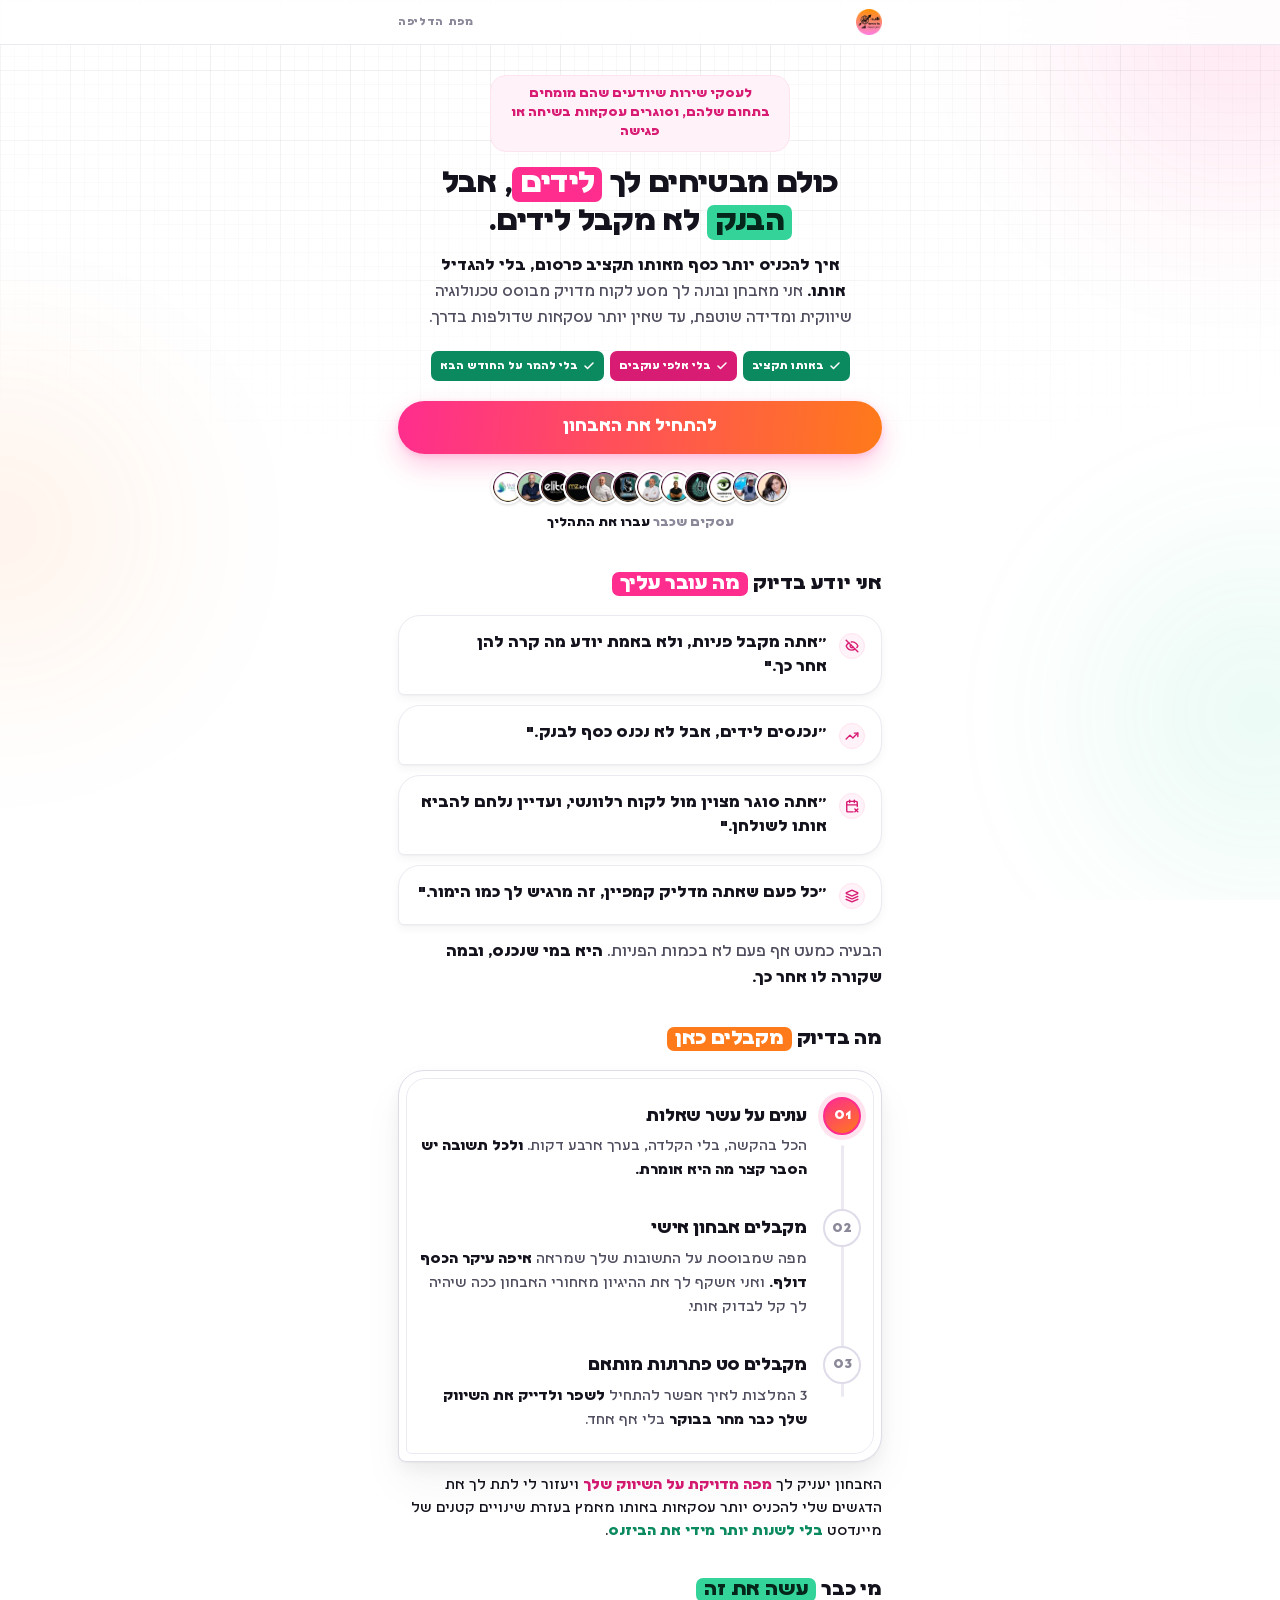
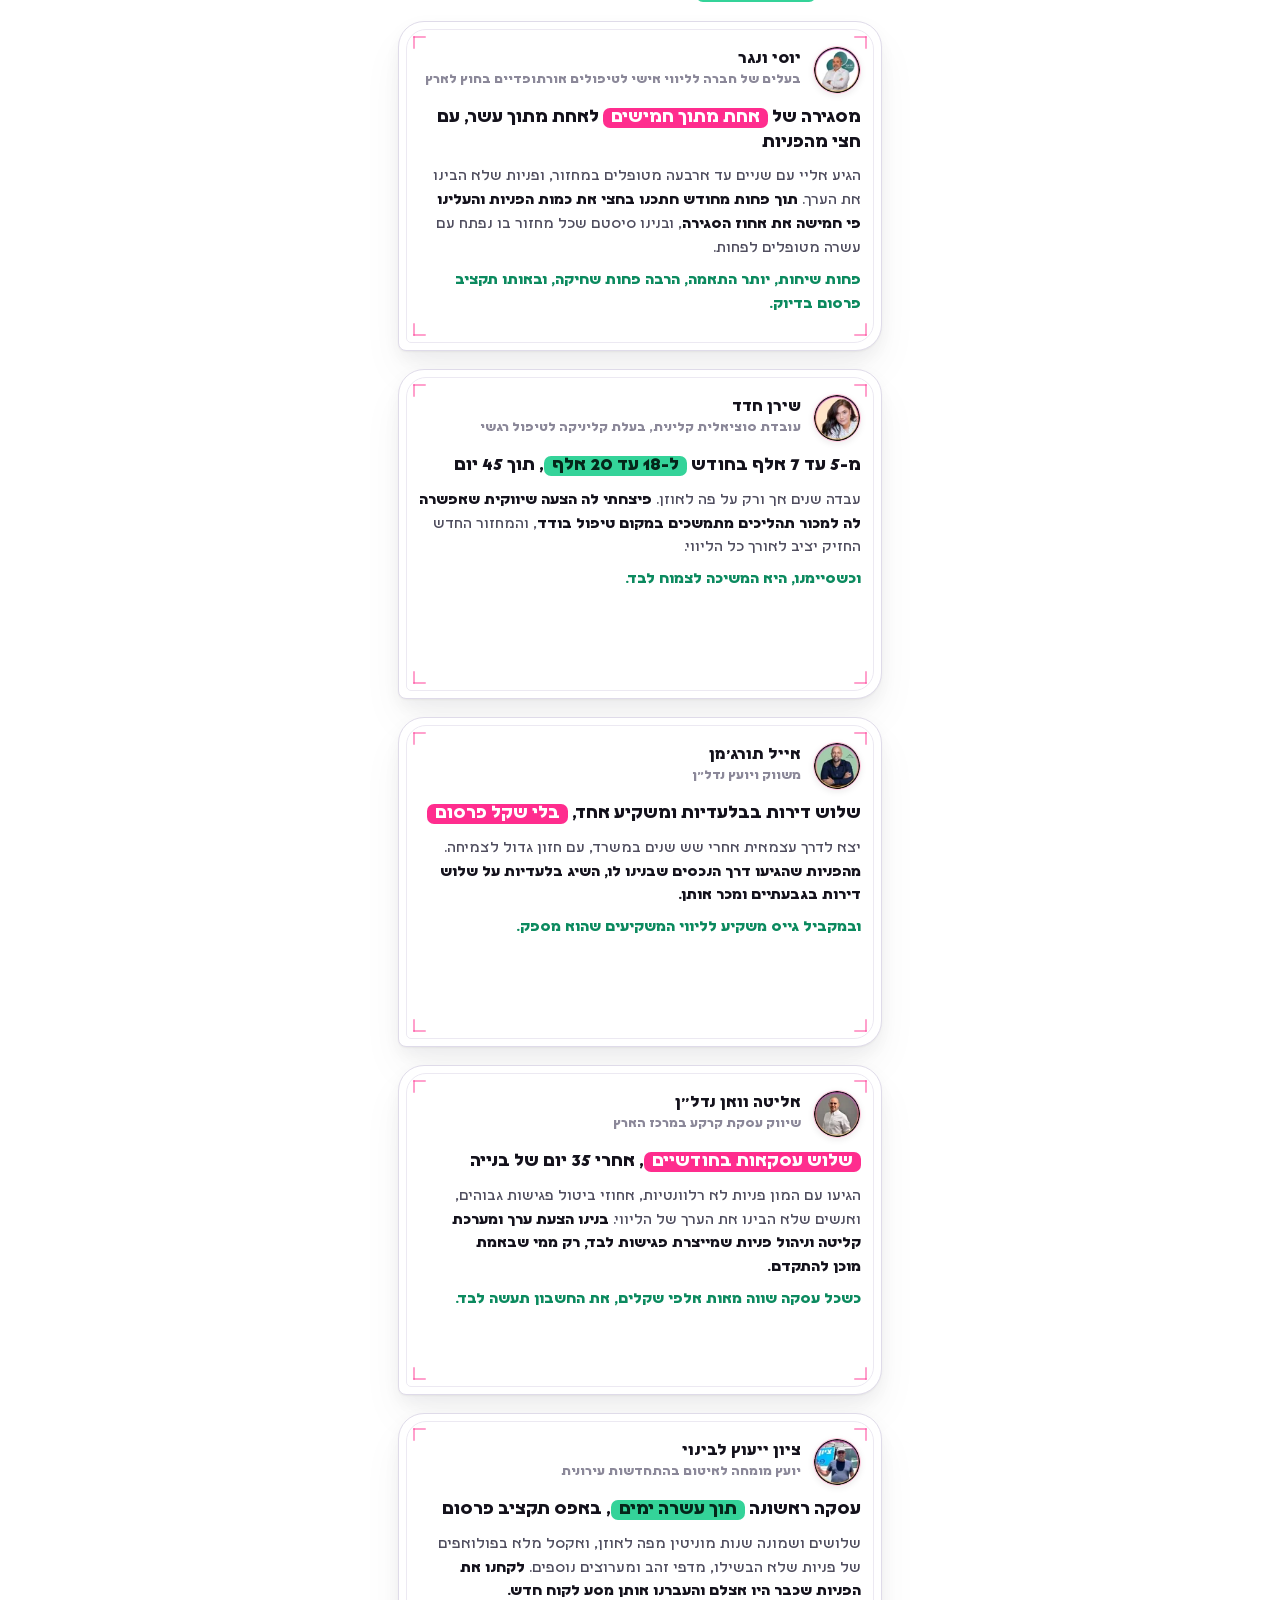
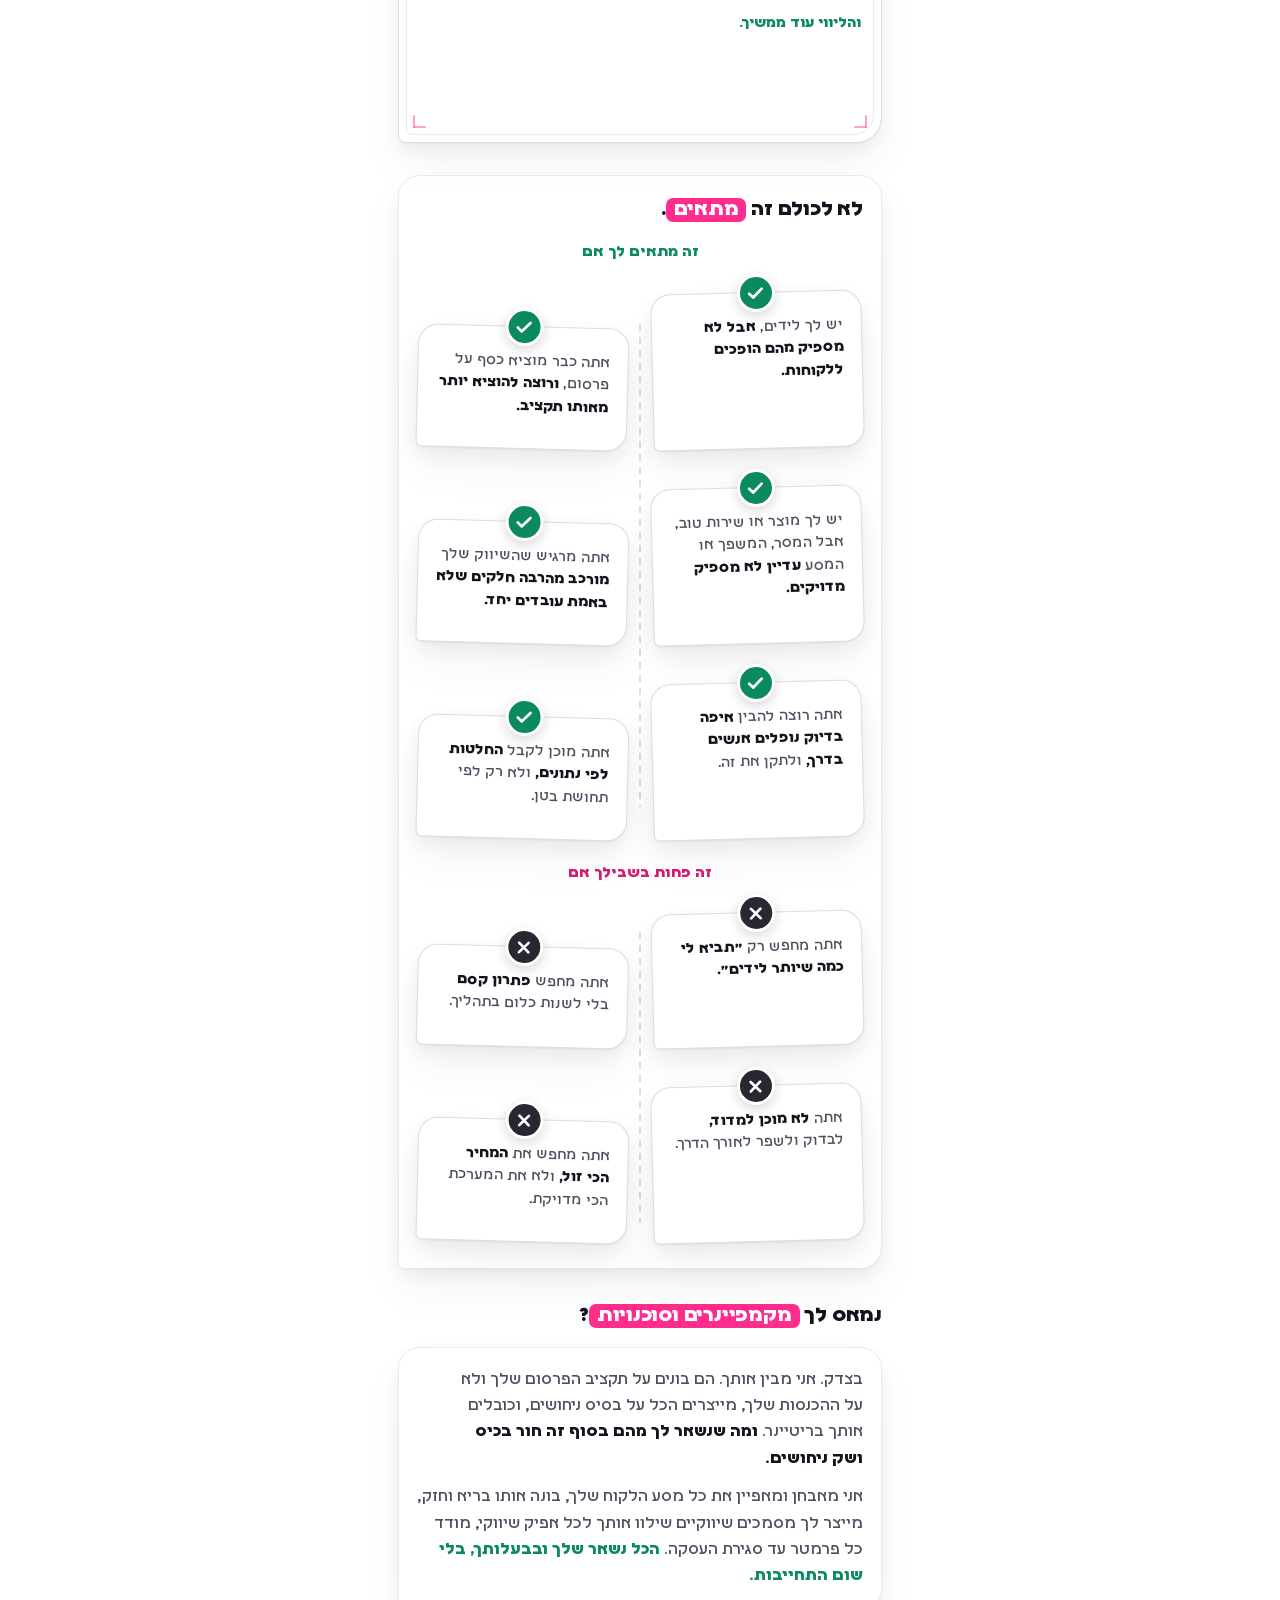
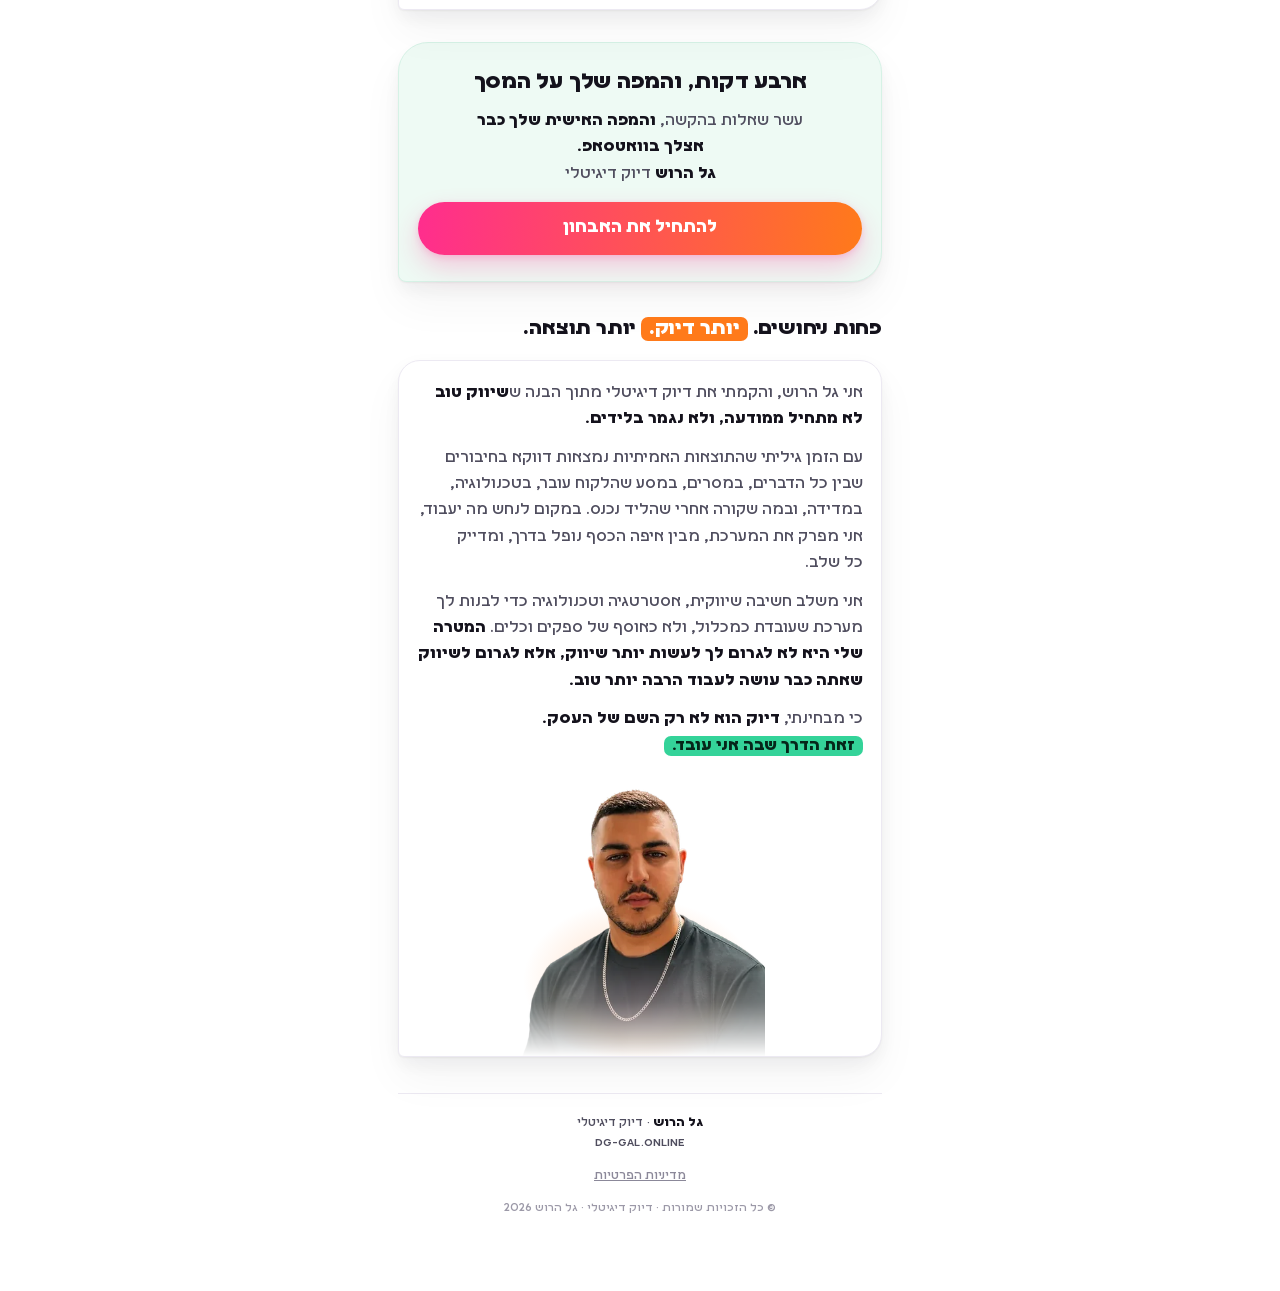
<file: start/index.html>
<!doctype html>
<html dir="rtl" lang="he">
<head>
<meta charset="utf-8">
<meta name="viewport" content="width=device-width, initial-scale=1, viewport-fit=cover">
<title>מפת הדליפה · גל הרוש · דיוק דיגיטלי</title>
<meta name="description" content="עשר שאלות, ארבע דקות, ובסוף מפה אישית שמראה כמה כסף הולך לך לאיבוד בין הפנייה למעמד המכירה, ואיפה בדיוק זה קורה.">
<meta property="og:title" content="מפת הדליפה · דיוק דיגיטלי">
<meta property="og:description" content="כמה כסף הולך לאיבוד בין הפנייה למעמד המכירה, ואיפה בדיוק. אבחון אישי בארבע דקות.">
<meta property="og:type" content="website">
<style>
@font-face{font-family:'TelAviv';font-weight:400;font-style:normal;font-display:swap;src:url([data-uri]) format('woff2');}
@font-face{font-family:'TelAviv';font-weight:800;font-style:normal;font-display:swap;src:url([data-uri]) format('woff2');}

:root{
  --bg:#ffffff; --bg2:#f8f7fb; --bg3:#fcfbfe;
  --pink:#ff2d8e; --pinkS:#d81b73; --pinkT:#fff2f8; --pinkL:#ffe3ef;
  --orange:#ff7a1a; --orangeS:#c95c07; --orangeT:#fff6ee; --orangeL:#ffe7d2;
  --green:#34d399; --greenS:#0c8a5f; --greenT:#eefaf4; --greenL:#d6f2e6;
  --txt:#14121c; --mut:#4f4d5e; --mut2:#8b8899; --line:#ece9f2; --line2:#dfdbe9;
  --sh1:0 1px 2px rgba(20,18,28,.04), 0 4px 10px rgba(20,18,28,.045);
  --sh2:0 1px 2px rgba(20,18,28,.05), 0 8px 20px rgba(20,18,28,.055), 0 22px 44px rgba(20,18,28,.045);
  --shC:0 2px 6px rgba(255,45,142,.18), 0 12px 26px rgba(255,45,142,.24);
  --rC:22px 22px 22px 6px;
}
*{box-sizing:border-box;-webkit-tap-highlight-color:transparent}
html{overflow-x:clip}
/* כלל ברזל של גל: אין מילים יתומות. text-wrap:pretty נועד בדיוק לזה,
   והדפדפנים שלא תומכים בו פשוט שוברים כרגיל, אז אין מה להפסיד. */
h1,h2,h3,h4,p,li,.res,.pun,.mirror,.sub,.rel,.fine,.qh,.gnote{
  text-wrap:pretty;-webkit-text-wrap:pretty}

body{margin:0;background:var(--bg);color:var(--txt);
  font-family:"TelAviv",system-ui,-apple-system,"Segoe UI",Arial,sans-serif;
  font-size:16px;line-height:1.65;overflow-x:clip;-webkit-font-smoothing:antialiased;
  font-variant-numeric:tabular-nums}
button,input,textarea,select{font-family:inherit;font-variant-numeric:tabular-nums}

.grid{position:fixed;inset:0;z-index:0;pointer-events:none;
  background-image:
    linear-gradient(rgba(20,18,28,.030) 1px,transparent 1px),
    linear-gradient(90deg,rgba(20,18,28,.030) 1px,transparent 1px),
    linear-gradient(rgba(20,18,28,.055) 1px,transparent 1px),
    linear-gradient(90deg,rgba(20,18,28,.055) 1px,transparent 1px);
  background-size:14px 14px,14px 14px,70px 70px,70px 70px;
  -webkit-mask-image:radial-gradient(120% 65% at 50% 0%,#000 0%,rgba(0,0,0,.5) 45%,transparent 82%);
  mask-image:radial-gradient(120% 65% at 50% 0%,#000 0%,rgba(0,0,0,.5) 45%,transparent 82%)}
.glow{position:fixed;inset:0;pointer-events:none;z-index:0;overflow:hidden}
.glow i{position:absolute;display:block;border-radius:50%;filter:blur(90px)}
.g1{width:340px;height:340px;background:var(--pink);top:-150px;right:-130px;opacity:.11}
.g2{width:300px;height:300px;background:var(--orange);top:42%;left:-150px;opacity:.09}
.g3{width:320px;height:320px;background:var(--green);bottom:3%;right:-140px;opacity:.10}

.wrap{position:relative;z-index:1;max-width:520px;margin:0 auto;padding:0 18px 40px}

header{position:sticky;top:0;z-index:40;backdrop-filter:blur(16px);-webkit-backdrop-filter:blur(16px);
  background:rgba(255,255,255,.86);border-bottom:1px solid var(--line)}
.hd{max-width:520px;margin:0 auto;padding:9px 18px;display:flex;align-items:center;justify-content:space-between;gap:10px}
.hd img{height:26px;width:auto;display:block}
.hd .who{font-size:11px;color:var(--mut2);font-weight:800;letter-spacing:.06em}

.sec{margin:32px 0;scroll-margin-top:74px}
.sh{font-size:20.5px;line-height:1.5;font-weight:800;margin:0 0 15px;letter-spacing:-.01em;color:var(--txt)}
h2{font-size:22px;line-height:1.32;margin:0 0 10px;font-weight:800;letter-spacing:-.01em}
p{margin:0 0 12px;color:var(--mut)}
b,strong{color:var(--txt);font-weight:800}
/* כלל ברזל של גל: מילים שמודגשות בקופסא לא נשברות לעולם באמצע, בשום
   נכס דיגיטלי שלו. הקופסא זזה כיחידה שלמה לשורה הבאה, ולא מתפצלת
   לשני חלקים צבועים. איפה שהביטוי ארוך מכדי להיכנס לרוחב מובייל
   אפילו לבדו, זו כבר בעיית ניסוח, לא בעיית CSS, ומדווחים על זה. */
.box{display:inline;background:var(--pink);color:#fff;font-weight:800;padding:1px 8px;border-radius:7px;
  white-space:nowrap}
.boxg{display:inline;background:var(--green);color:#05261a;font-weight:800;padding:1px 8px;border-radius:7px;
  white-space:nowrap}
.boxo{display:inline;background:var(--orange);color:#fff;font-weight:800;padding:1px 8px;border-radius:7px;
  white-space:nowrap}
.nb{white-space:nowrap}

.card{position:relative;background:#fff;border:1px solid var(--line);border-radius:var(--rC);
  padding:19px 18px;box-shadow:var(--sh1)}
.card.lift{box-shadow:var(--sh2)}

.panel{position:relative;background:#fff;border:1px solid var(--line2);border-radius:26px 26px 26px 8px;
  padding:26px 20px 22px;box-shadow:var(--sh2);text-align:center;overflow:hidden}
.panel::before{content:"";position:absolute;inset:7px;border:1px solid var(--line);border-radius:20px 20px 20px 5px;pointer-events:none}
.panel .tick{position:absolute;width:13px;height:13px;pointer-events:none}
.panel .tick::before,.panel .tick::after{content:"";position:absolute;background:var(--pink);opacity:.45;border-radius:2px}
.panel .tick::before{width:13px;height:2px}
.panel .tick::after{width:2px;height:13px}
.t1{top:15px;right:15px}.t1::before,.t1::after{top:0;right:0}
.t2{top:15px;left:15px}.t2::before,.t2::after{top:0;left:0}
.t3{bottom:15px;right:15px}.t3::before,.t3::after{bottom:0;right:0}
.t4{bottom:15px;left:15px}.t4::before,.t4::after{bottom:0;left:0}

.puck{position:relative;width:46px;height:46px;flex:0 0 auto;border-radius:15px;display:grid;place-items:center;
  background:linear-gradient(158deg,#fff 0%,var(--pk-t) 58%,var(--pk-l) 100%);
  border:1px solid var(--pk-b);
  box-shadow:inset 0 1.5px 0 rgba(255,255,255,.95), inset 0 -2px 3px rgba(20,18,28,.05),
             0 8px 14px -6px var(--pk-s), 0 2px 5px rgba(20,18,28,.07)}
.puck::before{content:"";position:absolute;top:3px;right:5px;left:9px;height:42%;border-radius:12px 12px 60% 60%;
  background:linear-gradient(180deg,rgba(255,255,255,.85),rgba(255,255,255,0));pointer-events:none}
.puck svg{width:23px;height:23px;position:relative;overflow:visible;
  filter:drop-shadow(0 1.5px 1px rgba(20,18,28,.18))}
.pk-p{--pk-t:var(--pinkT);--pk-l:var(--pinkL);--pk-b:#ffc9de;--pk-s:rgba(255,45,142,.42);color:var(--pinkS)}
.pk-o{--pk-t:var(--orangeT);--pk-l:var(--orangeL);--pk-b:#ffd0a8;--pk-s:rgba(255,122,26,.42);color:var(--orangeS)}
.pk-g{--pk-t:var(--greenT);--pk-l:var(--greenL);--pk-b:#a9e6cb;--pk-s:rgba(52,211,153,.45);color:var(--greenS)}

.cta{display:block;width:100%;border:0;cursor:pointer;color:#fff;font-size:17px;font-weight:800;
  padding:16px 18px;border-radius:999px;background:linear-gradient(96deg,var(--pink),var(--orange));
  box-shadow:var(--shC);
  /* בלי אנימציה, בלי nowrap ובלי שכבת compositing. כל אחד מהשלושה גרם
     לספארי באייפון לחתוך את הכיתוב, ואז נראה רק אמצע המילים. */
  line-height:1.25;text-align:center;overflow:visible}
.cta:disabled{background:#efedf4;color:#a9a5b6;box-shadow:none;cursor:default}
.cta.quiet{background:#fff;border:1px solid var(--line2);color:var(--mut);box-shadow:var(--sh1);font-size:15px}
.fine{font-size:12.5px;color:var(--mut2);margin:12px 0 0}

footer{border-top:1px solid var(--line);margin-top:36px;padding:19px 0 22px;text-align:center;font-size:12.5px;color:var(--mut2)}
footer a{color:var(--mut2)}

/* מסך מעבר. שתיים שלוש שניות של שקט אחרי לחיצה הן המקום שבו אנשים עוזבים,
   אז אומרים להם מה קורה במקום להשאיר מסך ריק. */
.gate{position:fixed;inset:0;z-index:120;display:none;place-content:center;
  background:rgba(20,18,28,.62);backdrop-filter:blur(3px);
  -webkit-backdrop-filter:blur(3px);opacity:0;transition:opacity .22s ease}
.gate.on{display:grid;opacity:1}
.gate .g{text-align:center;padding:0 30px}
.gate .ring{width:46px;height:46px;margin:0 auto 16px;border-radius:50%;
  border:3px solid rgba(255,255,255,.22);border-top-color:#fff;
  animation:gspin .8s linear infinite}
@keyframes gspin{to{transform:rotate(360deg)}}
.gate p{margin:0;color:#fff;font-size:16.5px;font-weight:800;line-height:1.5}
.gate small{display:block;margin-top:7px;color:rgba(255,255,255,.7);
  font-size:13.5px;font-weight:700}

/* תיבת הסרטון האנכי. משותפת לדף הבית ולדף התוצאה, כי זה אותו נגן
   בדיוק. הסרטון עצמו לא מוטמע בדף, נטען כקובץ נפרד רק בלחיצה. */
.vlite{position:fixed;inset:0;z-index:130;display:none;place-items:center;
  background:rgba(10,9,14,.92);padding:26px 20px}
.vlite.on{display:grid}
.vlite .vbox{position:relative;width:100%;max-width:400px}
.vlite video{width:100%;max-height:82vh;border-radius:16px;display:block;
  background:#000;box-shadow:var(--shC)}
.vlite .vx{position:absolute;top:-46px;left:0;width:36px;height:36px;
  border-radius:50%;border:0;background:rgba(255,255,255,.14);color:#fff;
  font-size:22px;line-height:1;cursor:pointer}


/* כרטיסיית סיפור לקוח. משותפת לדף הבית ולדף התוצאה, כי זו אותה
   הוכחה ואסור שהיא תיראה אחרת בשני מקומות. */
.cases{position:relative}
.case{position:sticky;background:#fff;border:1px solid var(--line2);min-height:330px;
  border-radius:26px 26px 26px 8px;padding:24px 20px 20px;box-shadow:var(--sh2);
  margin-bottom:18px;overflow:hidden}
.case::before{content:"";position:absolute;inset:7px;border:1px solid var(--line);
  border-radius:20px 20px 20px 5px;pointer-events:none}
.case .tick{position:absolute}
.case .tick.t1{top:14px;right:14px}
.case .tick.t2{top:14px;left:14px}
.case .tick.t3{bottom:14px;right:14px}
.case .tick.t4{bottom:14px;left:14px}
.case .tick.t2::before,.case .tick.t4::before{right:0}
.case .tick.t3::after,.case .tick.t4::after{bottom:0}
.case .tick{position:absolute;width:13px;height:13px;pointer-events:none}
.case .tick::before,.case .tick::after{content:"";position:absolute;background:var(--pink);opacity:.45;border-radius:2px}
.case .tick::before{width:13px;height:2px}
.case .tick::after{width:2px;height:13px}
.case:nth-of-type(1){top:80px;z-index:1}
.case:nth-of-type(2){top:88px;z-index:2}
.case:nth-of-type(3){top:96px;z-index:3}
.case:nth-of-type(4){top:104px;z-index:4}
.case:nth-of-type(5){top:112px;z-index:5;margin-bottom:0}
.case .hd2{position:relative;z-index:2;display:flex;gap:12px;align-items:center;margin-bottom:12px}
.case .ph{flex:0 0 auto;width:48px;height:48px;border-radius:50%;overflow:hidden;display:grid;place-items:center;
  background:linear-gradient(158deg,#fff,var(--pinkL));border:1px solid #ffc9de;
  box-shadow:inset 0 1px 0 rgba(255,255,255,.9),0 2px 6px rgba(20,18,28,.08);
  font-size:15px;font-weight:800;color:var(--pinkS);letter-spacing:-.02em}
.case .ph img{width:100%;height:100%;object-fit:cover;display:block}
.case .who2 b{display:block;font-size:15.5px;font-weight:800;color:var(--txt);line-height:1.3}
.case .who2 span{display:block;font-size:12.5px;font-weight:700;color:var(--mut2);line-height:1.4;margin-top:2px}
.case .res{position:relative;z-index:2;font-size:17px;font-weight:800;line-height:1.45;margin:0 0 10px;color:var(--txt)}
.case p{position:relative;z-index:2;margin:0 0 8px;font-size:14.5px}
.case .pun{position:relative;z-index:2;margin:0;font-size:14.5px;font-weight:800;color:var(--greenS)}

.soc{display:flex;gap:10px;justify-content:center;margin:12px 0 10px}
.soc a{display:inline-flex;align-items:center;justify-content:center;width:36px;height:36px;border:1px solid var(--line);border-radius:50%;color:var(--mut2);transition:color .18s,border-color .18s}
.soc a:hover{color:var(--brand);border-color:var(--brand)}
.soc svg{width:18px;height:18px}









/* הפרצופים קטנים יותר עכשיו, כי הם שתים עשרה ולא שבע */
.faces img{width:30px;height:30px;margin-left:-9px}
.proof span{font-size:12.5px}
/* באדג' מעל הסרטון */
.vbadge{display:inline-block;margin:0 auto 10px;padding:6px 13px;border-radius:999px;
  background:var(--pinkT);border:1px solid var(--pinkL);color:var(--pinkS);
  font-size:12.5px;font-weight:800;white-space:nowrap}
/* אותו זיהוי שכבר קיים בבאדג' של המודעה, כאן על הדף עצמו. מי שמגיע
   בלי לעבור דרך המודעה (קישור ישיר, פה לאוזן) לא ראה את הסינון הזה
   בכלל. לא נייד, כי הטקסט ארוך מכדי להיכנס לפינה עגולה בלי להישבר. */
.qualify{display:block;margin:0 auto 14px;padding:9px 18px;border-radius:16px;
  background:var(--pinkT);border:1px solid var(--pinkL);color:var(--pinkS);
  font-size:13px;font-weight:800;line-height:1.45;max-width:300px}
.vid{text-align:center}

/* הוכחה חברתית: פרצופים אמיתיים, לא איורים */
.proof{display:flex;align-items:center;justify-content:center;gap:10px;
  margin:16px auto 0;flex-wrap:wrap}
.faces{display:flex;direction:ltr}
.faces img{width:34px;height:34px;border-radius:50%;display:block;
  border:2px solid #fff;box-shadow:0 1px 3px rgba(20,18,28,.16);object-fit:cover;
  margin-left:-10px;background:#fff}
.faces img:first-child{margin-left:0}
.proof span{font-size:13px;font-weight:700;color:var(--mut2);line-height:1.45}
.proof span b{color:var(--txt);font-weight:800}

.cr{margin-top:10px!important;font-size:11.5px;color:var(--mut2);opacity:.85}

.hero{padding:30px 0 4px;text-align:center}
.h1{font-size:31px;line-height:1.24;font-weight:800;margin:0 0 12px;letter-spacing:-.02em}
.rel{font-size:15.5px;font-weight:800;color:var(--pinkS);margin:0 0 16px;line-height:1.5}
.sub{font-size:15.5px;color:var(--mut);margin:0 auto 20px;max-width:430px}
.vid{position:relative;margin:0 auto 20px;max-width:100%}
.frame{position:relative;aspect-ratio:16/9;border-radius:26px 26px 26px 8px;overflow:hidden;
  border:1px solid var(--line2);box-shadow:var(--sh2);
  background:linear-gradient(168deg,#fff 0%,var(--pinkT) 42%,var(--orangeT) 100%)}
.frame::after{content:"";position:absolute;inset:0;pointer-events:none;
  background:radial-gradient(90% 55% at 50% 118%,rgba(20,18,28,.30),transparent 62%)}
.frame img{position:absolute;bottom:0;right:7%;left:auto;transform:none;
  height:94%;width:auto;max-width:none;display:block}
.play{position:absolute;z-index:2;top:50%;left:50%;transform:translate(-50%,-50%);
  width:64px;height:64px;border-radius:50%;border:0;cursor:pointer;display:grid;place-items:center;
  background:linear-gradient(96deg,var(--pink),var(--orange));box-shadow:var(--shC),0 0 0 8px rgba(255,255,255,.30)}
.play svg{width:23px;height:23px;color:#fff;margin-right:3px}
/* אייקון ליד כל משפט מראה, ולא רק מלווה: הוא הרגש של המשפט בקו אחד.
   הדגשה חלקית, לא כל השורה, כי העין סורקת וקולטת קודם את מה שבולט. */
.mirror{display:flex;gap:12px;align-items:flex-start;background:#fff;border:1px solid var(--line);border-radius:var(--rC);
  padding:15px 16px;margin-bottom:10px;box-shadow:var(--sh1);font-size:16px;font-weight:600;color:var(--txt);line-height:1.5}
.mirror b{font-weight:800}
.mirror i{flex:0 0 auto;width:26px;height:26px;border-radius:50%;display:grid;place-items:center;margin-top:2px;
  background:var(--pinkT);border:1px solid var(--pinkL);color:var(--pinkS)}
.mirror svg{width:14px;height:14px;stroke-width:2.4}
.step{display:flex;gap:14px;align-items:flex-start;margin-bottom:14px}
.step .n{flex:0 0 auto;width:40px;text-align:center}
.step .n b{display:block;font-size:27px;line-height:1;font-weight:800;letter-spacing:-.03em;
  color:transparent;-webkit-text-stroke:1.4px var(--pink);opacity:.95}
.step .n i{display:block;width:1px;height:22px;margin:8px auto 0;opacity:.5;
  background:linear-gradient(180deg,var(--pink),transparent)}
.step h3{margin:0 0 4px;font-size:17px;font-weight:800}
.step p{margin:0;font-size:14.5px}
.tl{position:relative;background:#fff;border:1px solid var(--line2);border-radius:26px 26px 26px 8px;
  padding:26px 20px 22px;box-shadow:var(--sh2);overflow:hidden}
.tl::before{content:"";position:absolute;inset:7px;border:1px solid var(--line);
  border-radius:20px 20px 20px 5px;pointer-events:none}
.tl .tick{position:absolute;width:13px;height:13px;pointer-events:none}
.tl .tick::before,.tl .tick::after{content:"";position:absolute;background:var(--pink);opacity:.45;border-radius:2px}
.tl .tick::before{width:13px;height:2px}
.tl .tick::after{width:2px;height:13px}
.rail{position:absolute;top:74px;bottom:64px;right:37.5px;width:3px;border-radius:3px;background:var(--line);overflow:hidden}
.rail i{position:absolute;top:0;right:0;left:0;height:0;border-radius:3px;
  background:linear-gradient(180deg,var(--pink),var(--orange));transition:height .25s ease-out}
.tl .step{position:relative;z-index:2;display:flex;gap:16px;align-items:flex-start;margin-bottom:26px}
.tl .step:last-of-type{margin-bottom:6px}
.tl .step .n{flex:0 0 auto;width:38px;height:38px;border-radius:50%;display:grid;place-items:center;
  background:#fff;border:2px solid var(--line2);font-size:14px;font-weight:800;color:var(--mut2);
  transition:border-color .3s,color .3s,box-shadow .3s,background .3s}
.tl .step.on .n{border-color:var(--pink);color:#fff;background:linear-gradient(150deg,var(--pink),var(--orange));
  box-shadow:0 0 0 5px var(--pinkL)}
.tl .step h3{margin:6px 0 4px;font-size:17.5px;font-weight:800;letter-spacing:-.01em}
.tl .step p{margin:0;font-size:14.5px}

.pf{background:#fff;border:1px solid var(--line);border-radius:var(--rC);padding:17px 16px;
  margin-bottom:12px;box-shadow:var(--sh1)}
.pf .nm{font-size:12.5px;font-weight:800;color:var(--pinkS);margin:0 0 7px}
.pf p{margin:0;font-size:14.5px}





















.fit{display:flex;gap:12px;align-items:flex-start;margin-bottom:11px;font-size:15px;color:var(--mut);line-height:1.55}
.fit i{flex:0 0 auto;width:22px;height:22px;border-radius:50%;display:grid;place-items:center;margin-top:2px}
.fit svg{width:12px;height:12px;stroke-width:3.2}
.fit.y i{background:var(--greenT);border:1px solid var(--greenL);color:var(--greenS)}
.fit.n i{background:var(--pinkT);border:1px solid var(--pinkL);color:var(--pinkS)}
.me{position:relative;overflow:hidden;padding-bottom:0}
.me .in{padding-bottom:6px}
.me{padding-bottom:0}
.me .glowme{position:absolute;bottom:-30px;left:50%;transform:translateX(-50%);
  width:300px;height:210px;border-radius:50%;pointer-events:none;
  background:radial-gradient(closest-side,rgba(255,45,142,.16),rgba(255,122,26,.09) 55%,transparent 78%)}
.me .av{position:relative;z-index:2;display:block;width:min(74%,250px);margin:16px auto -1px;
  -webkit-mask-image:linear-gradient(180deg,#000 58%,rgba(0,0,0,.62) 80%,rgba(0,0,0,0) 100%);
  mask-image:linear-gradient(180deg,#000 58%,rgba(0,0,0,.62) 80%,rgba(0,0,0,0) 100%)}
.close{text-align:center;border:1px solid var(--greenL);background:var(--greenT);
  border-radius:30px 30px 30px 8px;padding:26px 19px;box-shadow:var(--sh2)}
.close .cta{margin-top:15px}
.float{position:fixed;left:0;right:0;bottom:0;z-index:45;padding:11px 18px calc(11px + env(safe-area-inset-bottom));
  background:linear-gradient(180deg,rgba(255,255,255,0),rgba(255,255,255,.97) 34%);opacity:0;transform:translateY(100%);
  transition:opacity .28s,transform .28s;pointer-events:none}
.float.on{opacity:1;transform:none;pointer-events:auto}
.float .in{max-width:520px;margin:0 auto}
.float button{width:100%;border:0;cursor:pointer;color:#fff;font-size:16px;font-weight:800;padding:15px;
  border-radius:999px;background:linear-gradient(96deg,var(--pink),var(--orange));box-shadow:var(--shC)}
.fitgrid{position:relative}
.fitlabel{font-size:15px;font-weight:800;text-align:center;margin:2px 0 26px}
.fitlabel.y{color:var(--greenS)}.fitlabel.n{color:var(--pinkS)}
.fcards{position:relative;display:grid;grid-template-columns:1fr 1fr;gap:38px 24px;margin:0 0 6px}
.fcards::before{content:"";position:absolute;top:6%;bottom:6%;left:calc(50% - 1px);width:2px;background-image:linear-gradient(var(--line2) 55%,transparent 0);background-size:2px 13px;transform:scaleY(0);transform-origin:top;transition:transform .9s ease .15s}
.fcards.in::before{transform:scaleY(1)}
.fcard{position:relative;background:#fff;border:1px solid var(--line2);border-radius:20px 20px 20px 6px;padding:24px 18px 18px;box-shadow:var(--sh2);font-size:14.5px;line-height:1.55;color:var(--mut);opacity:0;transform:translateY(24px) rotate(var(--rot,0deg));transition:opacity .55s ease,transform .55s ease}
.fcard b{color:var(--txt);font-weight:800}
.fcard:nth-child(odd){--rot:-1.5deg}
.fcard:nth-child(even){--rot:1.5deg;margin-top:34px}
.fcard.in{opacity:1;transform:translateY(0) rotate(var(--rot,0deg))}
.fcard .seal{position:absolute;top:-19px;right:50%;transform:translateX(50%);width:38px;height:38px;border-radius:50%;display:grid;place-items:center;border:3px solid #fff;box-shadow:0 4px 12px rgba(20,18,28,.16)}
.fcard.y .seal{background:var(--greenS)}
.fcard.n .seal{background:#2b2732}
.fcard .seal svg{width:19px;height:19px;stroke:#fff;stroke-width:3.4;fill:none;stroke-linecap:round;stroke-linejoin:round}
@media(max-width:560px){.fcards{grid-template-columns:1fr;gap:30px}.fcards::before{display:none}.fcard,.fcard:nth-child(even){--rot:0deg;margin-top:0}}
.chips{display:flex;flex-wrap:nowrap;gap:6px;justify-content:center;margin:2px 0 20px;padding:0 4px}
.chip{display:inline-flex;align-items:center;gap:5px;font-size:11px;font-weight:800;color:#fff;border-radius:7px;padding:6px 9px;white-space:nowrap}
.chip svg{width:12px;height:12px;stroke:currentColor;stroke-width:3;fill:none;stroke-linecap:round;stroke-linejoin:round;flex-shrink:0}
.chip.g{background:var(--greenS)}
.chip.p{background:var(--pinkS)}
@media(max-width:390px){.chip{font-size:10px;padding:5px 7px;gap:4px}.chip svg{width:11px;height:11px}}
</style>
<link rel="prefetch" href="/q/" as="document">
<script>
!function(f,b,e,v,n,t,s){if(f.fbq)return;n=f.fbq=function(){n.callMethod?
n.callMethod.apply(n,arguments):n.queue.push(arguments)};if(!f._fbq)f._fbq=n;
n.push=n;n.loaded=!0;n.version='2.0';n.queue=[];t=b.createElement(e);t.async=!0;
t.src=v;s=b.getElementsByTagName(e)[0];s.parentNode.insertBefore(t,s)}(window,
document,'script','https://connect.facebook.net/en_US/fbevents.js');
fbq('init','3520763671432860');fbq('track','PageView');
</script>
<noscript><img height="1" width="1" style="display:none"
src="https://www.facebook.com/tr?id=3520763671432860&ev=PageView&noscript=1" alt=""></noscript>
</head>
<body>

<div class="grid"></div>
<div class="glow"><i class="g1"></i><i class="g2"></i><i class="g3"></i></div>

<header><div class="hd">
  <img src="[data-uri]" alt="דיוק דיגיטלי">
  <span class="who">מפת הדליפה</span>
</div></header>

<div class="wrap">

  <div class="hero">
    <span class="qualify">לעסקי שירות שיודעים שהם מומחים בתחום שלהם, וסוגרים עסקאות בשיחה או פגישה</span>
    <h1 class="h1">כולם מבטיחים לך <span class="box">לידים</span>, אבל <span class="boxg">הבנק</span> לא מקבל לידים.</h1>
    <p class="sub"><b>איך להכניס יותר כסף מאותו תקציב פרסום, בלי להגדיל אותו.</b> אני מאבחן ובונה לך מסע לקוח מדויק מבוסס טכנולוגיה שיווקית ומדידה שוטפת, עד שאין יותר עסקאות שדולפות בדרך.</p>
    <div class="chips"><span class="chip g"><svg viewBox="0 0 24 24"><path d="M20 6 9 17l-5-5"/></svg>באותו תקציב</span><span class="chip p"><svg viewBox="0 0 24 24"><path d="M20 6 9 17l-5-5"/></svg>בלי אלפי עוקבים</span><span class="chip g"><svg viewBox="0 0 24 24"><path d="M20 6 9 17l-5-5"/></svg>בלי להמר על החודש הבא</span></div>
    <button class="cta" onclick="go()">להתחיל את האבחון</button>
    <div class="proof"><div class="faces"><img src="[data-uri]" alt=""><img src="[data-uri]" alt=""><img src="[data-uri]" alt=""><img src="[data-uri]" alt=""><img src="[data-uri]" alt=""><img src="[data-uri]" alt=""><img src="[data-uri]" alt=""><img src="[data-uri]" alt=""><img src="[data-uri]" alt=""><img src="[data-uri]" alt=""><img src="[data-uri]" alt=""><img src="[data-uri]" alt=""></div><span>עסקים שכבר <b>עברו את התהליך</b></span></div>
  </div>

  <div class="sec">
    <h2 class="sh">אני יודע בדיוק <span class="box">מה עובר עליך</span></h2>
    <div class="mirror"><i><svg viewBox="0 0 24 24" fill="none" stroke="currentColor" stroke-linecap="round" stroke-linejoin="round"><path d="M9.88 9.88a3 3 0 1 0 4.24 4.24"/><path d="M10.73 5.08A10.43 10.43 0 0 1 12 5c7 0 10 7 10 7a13.16 13.16 0 0 1-1.67 2.68"/><path d="M6.61 6.61A13.526 13.526 0 0 0 2 12s3 7 10 7a9.74 9.74 0 0 0 5.39-1.61"/><line x1="2" x2="22" y1="2" y2="22"/></svg></i>
      <span>"אתה מקבל פניות, ולא באמת יודע <b>מה קרה להן אחר כך.</b>"</span></div>
    <div class="mirror"><i><svg viewBox="0 0 24 24" fill="none" stroke="currentColor" stroke-linecap="round" stroke-linejoin="round"><polyline points="22 7 13.5 15.5 8.5 10.5 2 17"/><polyline points="16 7 22 7 22 13"/></svg></i>
      <span>"נכנסים לידים, <b>אבל לא נכנס כסף לבנק.</b>"</span></div>
    <div class="mirror"><i><svg viewBox="0 0 24 24" fill="none" stroke="currentColor" stroke-linecap="round" stroke-linejoin="round"><path d="M21 13V6a2 2 0 0 0-2-2H5a2 2 0 0 0-2 2v14a2 2 0 0 0 2 2h9"/><line x1="16" x2="16" y1="2" y2="6"/><line x1="8" x2="8" y1="2" y2="6"/><line x1="3" x2="21" y1="10" y2="10"/><path d="m17 22 5-5"/><path d="m17 17 5 5"/></svg></i>
      <span>"אתה סוגר מצוין מול לקוח רלוונטי, <b>ועדיין נלחם להביא אותו לשולחן.</b>"</span></div>
    <div class="mirror"><i><svg viewBox="0 0 24 24" fill="none" stroke="currentColor" stroke-linecap="round" stroke-linejoin="round"><path d="m12.83 2.18a2 2 0 0 0-1.66 0L2.6 6.08a1 1 0 0 0 0 1.83l8.58 3.91a2 2 0 0 0 1.66 0l8.58-3.9a1 1 0 0 0 0-1.83Z"/><path d="m22 17.65-9.17 4.16a2 2 0 0 1-1.66 0L2 17.65"/><path d="m22 12.65-9.17 4.16a2 2 0 0 1-1.66 0L2 12.65"/></svg></i>
      <span>"כל פעם שאתה מדליק קמפיין, <b>זה מרגיש לך כמו הימור.</b>"</span></div>
    <p style="margin-top:14px">הבעיה כמעט אף פעם לא בכמות הפניות. <b>היא במי שנכנס, ובמה שקורה לו אחר כך.</b></p>
  </div>

  <div class="sec">
    <h2 class="sh">מה בדיוק <span class="boxo">מקבלים כאן</span></h2>
    <div class="tl" id="tl">
            <div class="rail"><i id="railfill"></i></div>
      <div class="step"><div class="n">01</div><div>
        <h3>עונים על עשר שאלות</h3>
        <p>הכל בהקשה, בלי הקלדה, בערך ארבע דקות. <b>ולכל תשובה יש הסבר קצר מה היא אומרת.</b></p></div></div>
      <div class="step"><div class="n">02</div><div>
        <h3>מקבלים אבחון אישי</h3>
        <p>מפה שמבוססת על התשובות שלך שמראה <b>איפה עיקר הכסף דולף.</b> ואני אשקף לך את ההיגיון מאחורי האבחון ככה שיהיה לך קל לבדוק אותי.</p></div></div>
      <div class="step"><div class="n">03</div><div>
        <h3>מקבלים סט פתרונות מותאם</h3>
        <p>3 המלצות לאיך אפשר להתחיל <b>לשפר ולדייק את השיווק שלך כבר מחר בבוקר</b> בלי אף אחד.</p></div></div>
    </div>
    <p class="fine" style="margin-top:12px;color:var(--txt);opacity:1;font-size:14.5px;line-height:1.6">האבחון יעניק לך <span style="color:var(--pinkS);font-weight:800">מפה מדויקת על השיווק שלך</span> ויעזור לי לתת לך את הדגשים שלי להכניס יותר עסקאות באותו מאמץ בעזרת שינויים קטנים של מיינדסט <span style="color:var(--greenS);font-weight:800">בלי לשנות יותר מידי את הביזנס</span>.</p>
  </div>

  <div class="sec">
    <h2 class="sh">מי כבר <span class="boxg">עשה את זה</span></h2>
    <div class="cases">
    <div class="case"><i class="tick t1"></i><i class="tick t2"></i><i class="tick t3"></i><i class="tick t4"></i>
      <div class="hd2"><div class="ph"><img src="[data-uri]" alt=""></div>
        <div class="who2"><b>יוסי ונגר</b><span>בעלים של חברה לליווי אישי לטיפולים אורתופדיים בחוץ לארץ</span></div></div>
      <p class="res">מסגירה של <span class="box">אחת מתוך חמישים</span> לאחת מתוך עשר, עם חצי מהפניות</p>
      <p>הגיע אליי עם שניים עד ארבעה מטופלים במחזור, ופניות שלא הבינו את הערך. <b>תוך פחות מחודש חתכנו בחצי את כמות הפניות והעלינו פי חמישה את אחוז הסגירה</b>, ובנינו סיסטם שכל מחזור בו נפתח עם עשרה מטופלים לפחות.</p>
      <p class="pun">פחות שיחות, יותר התאמה, הרבה פחות שחיקה, ובאותו תקציב פרסום בדיוק.</p>
    </div>
    <div class="case"><i class="tick t1"></i><i class="tick t2"></i><i class="tick t3"></i><i class="tick t4"></i>
      <div class="hd2"><div class="ph"><img src="[data-uri]" alt=""></div>
        <div class="who2"><b>שירן חדד</b><span>עובדת סוציאלית קלינית, בעלת קליניקה לטיפול רגשי</span></div></div>
      <p class="res">מ-5 עד 7 אלף בחודש <span class="boxg">ל-18 עד 20 אלף</span>, תוך 45 יום</p>
      <p>עבדה שנים אך ורק על פה לאוזן. <b>פיצחתי לה הצעה שיווקית שאפשרה לה למכור תהליכים מתמשכים במקום טיפול בודד</b>, והמחזור החדש החזיק יציב לאורך כל הליווי.</p>
      <p class="pun">וכשסיימנו, היא המשיכה לצמוח לבד.</p>
    </div>
    <div class="case"><i class="tick t1"></i><i class="tick t2"></i><i class="tick t3"></i><i class="tick t4"></i>
      <div class="hd2"><div class="ph"><img src="[data-uri]" alt=""></div>
        <div class="who2"><b>אייל תורג'מן</b><span>משווק ויועץ נדל"ן</span></div></div>
      <p class="res">שלוש דירות בבלעדיות ומשקיע אחד, <span class="box">בלי שקל פרסום</span></p>
      <p>יצא לדרך עצמאית אחרי שש שנים במשרד, עם חזון גדול לצמיחה. <b>מהפניות שהגיעו דרך הנכסים שבנינו לו, השיג בלעדיות על שלוש דירות בגבעתיים ומכר אותן.</b></p>
      <p class="pun">ובמקביל גייס משקיע לליווי המשקיעים שהוא מספק.</p>
    </div>
    <div class="case"><i class="tick t1"></i><i class="tick t2"></i><i class="tick t3"></i><i class="tick t4"></i>
      <div class="hd2"><div class="ph"><img src="[data-uri]" alt=""></div>
        <div class="who2"><b>אליטה וואן נדל"ן</b><span>שיווק עסקת קרקע במרכז הארץ</span></div></div>
      <p class="res"><span class="box">שלוש עסקאות בחודשיים</span>, אחרי 35 יום של בנייה</p>
      <p>הגיעו עם המון פניות לא רלוונטיות, אחוזי ביטול פגישות גבוהים, ואנשים שלא הבינו את הערך של הליווי. <b>בנינו הצעת ערך ומערכת קליטה וניהול פניות שמייצרת פגישות לבד, רק ממי שבאמת מוכן להתקדם.</b></p>
      <p class="pun">כשכל עסקה שווה מאות אלפי שקלים, את החשבון תעשה לבד.</p>
    </div>
    <div class="case"><i class="tick t1"></i><i class="tick t2"></i><i class="tick t3"></i><i class="tick t4"></i>
      <div class="hd2"><div class="ph"><img src="[data-uri]" alt=""></div>
        <div class="who2"><b>ציון ייעוץ לבינוי</b><span>יועץ מומחה לאיטום בהתחדשות עירונית</span></div></div>
      <p class="res">עסקה ראשונה <span class="boxg">תוך עשרה ימים</span>, באפס תקציב פרסום</p>
      <p>שלושים ושמונה שנות מוניטין מפה לאוזן, ואקסל מלא בפולואפים של פניות שלא הבשילו, מדפי זהב ומערוצים נוספים. <b>לקחנו את הפניות שכבר היו אצלם והעברנו אותן מסע לקוח חדש.</b></p>
      <p class="pun">והליווי עוד ממשיך.</p>
    </div>
  </div>
  </div>

<div class="sec fitgrid card lift">
    <h2 class="sh">לא לכולם זה <span class="box">מתאים</span>.</h2>

    <p class="fitlabel y">זה מתאים לך אם</p>
    <div class="fcards" data-fit>
      <div class="fcard y"><span class="seal"><svg viewBox="0 0 24 24"><path d="M20 6 9 17l-5-5"/></svg></span><p>יש לך לידים, <b>אבל לא מספיק מהם הופכים ללקוחות.</b></p></div>
      <div class="fcard y"><span class="seal"><svg viewBox="0 0 24 24"><path d="M20 6 9 17l-5-5"/></svg></span><p>אתה כבר מוציא כסף על פרסום, <b>ורוצה להוציא יותר מאותו תקציב.</b></p></div>
      <div class="fcard y"><span class="seal"><svg viewBox="0 0 24 24"><path d="M20 6 9 17l-5-5"/></svg></span><p>יש לך מוצר או שירות טוב, אבל המסר, המשפך או המסע <b>עדיין לא מספיק מדויקים.</b></p></div>
      <div class="fcard y"><span class="seal"><svg viewBox="0 0 24 24"><path d="M20 6 9 17l-5-5"/></svg></span><p>אתה מרגיש שהשיווק שלך <b>מורכב מהרבה חלקים שלא באמת עובדים יחד.</b></p></div>
      <div class="fcard y"><span class="seal"><svg viewBox="0 0 24 24"><path d="M20 6 9 17l-5-5"/></svg></span><p>אתה רוצה להבין <b>איפה בדיוק נופלים אנשים בדרך,</b> ולתקן את זה.</p></div>
      <div class="fcard y"><span class="seal"><svg viewBox="0 0 24 24"><path d="M20 6 9 17l-5-5"/></svg></span><p>אתה מוכן לקבל <b>החלטות לפי נתונים,</b> ולא רק לפי תחושת בטן.</p></div>
    </div>

    <p class="fitlabel n" style="margin-top:22px">זה פחות בשבילך אם</p>
    <div class="fcards" data-fit>
      <div class="fcard n"><span class="seal"><svg viewBox="0 0 24 24"><path d="M18 6 6 18M6 6l12 12"/></svg></span><p>אתה מחפש רק <b>"תביא לי כמה שיותר לידים".</b></p></div>
      <div class="fcard n"><span class="seal"><svg viewBox="0 0 24 24"><path d="M18 6 6 18M6 6l12 12"/></svg></span><p>אתה מחפש <b>פתרון קסם</b> בלי לשנות כלום בתהליך.</p></div>
      <div class="fcard n"><span class="seal"><svg viewBox="0 0 24 24"><path d="M18 6 6 18M6 6l12 12"/></svg></span><p>אתה <b>לא מוכן למדוד,</b> לבדוק ולשפר לאורך הדרך.</p></div>
      <div class="fcard n"><span class="seal"><svg viewBox="0 0 24 24"><path d="M18 6 6 18M6 6l12 12"/></svg></span><p>אתה מחפש את <b>המחיר הכי זול,</b> ולא את המערכת הכי מדויקת.</p></div>
    </div>
  </div>

  <div class="sec">
    <h2 class="sh">נמאס לך <span class="box">מקמפיינרים וסוכנויות</span>?</h2>
    <div class="card lift"><div class="in">
      <p>בצדק. אני מבין אותך. הם בונים על תקציב הפרסום שלך ולא על ההכנסות שלך, מייצרים הכל על בסיס ניחושים, וכובלים אותך בריטיינר. <b>ומה שנשאר לך מהם בסוף זה חור בכיס ושק ניחושים.</b></p>
      <p style="margin-bottom:0">אני מאבחן ומאפיין את כל מסע הלקוח שלך, בונה אותו בריא וחזק, מייצר לך מסמכים שיווקיים שילוו אותך לכל אפיק שיווקי, מודד כל פרמטר עד סגירת העסקה. <b style="color:var(--greenS)">הכל נשאר שלך ובבעלותך, בלי שום התחייבות.</b></p>
    </div></div>
  </div>

  <div class="sec close">
    <h2>ארבע דקות, והמפה שלך על המסך</h2>
    <p>עשר שאלות בהקשה, <b>והמפה האישית שלך כבר אצלך בוואטסאפ.</b><br><b>גל הרוש</b> דיוק דיגיטלי</p>
    <button class="cta" onclick="go()">להתחיל את האבחון</button>
  </div>

  <div class="sec">
    <h2 class="sh">פחות ניחושים. <span class="boxo">יותר דיוק.</span> יותר תוצאה.</h2>
    <div class="card lift me"><div class="in">
      <p>אני גל הרוש, והקמתי את דיוק דיגיטלי מתוך הבנה ש<b>שיווק טוב לא מתחיל ממודעה, ולא נגמר בלידים.</b></p>
      <p>עם הזמן גיליתי שהתוצאות האמיתיות נמצאות דווקא בחיבורים שבין כל הדברים, במסרים, במסע שהלקוח עובר, בטכנולוגיה, במדידה, ובמה שקורה אחרי שהליד נכנס. במקום לנחש מה יעבוד, אני מפרק את המערכת, מבין איפה הכסף נופל בדרך, ומדייק כל שלב.</p>
      <p>אני משלב חשיבה שיווקית, אסטרטגיה וטכנולוגיה כדי לבנות לך מערכת שעובדת כמכלול, ולא כאוסף של ספקים וכלים. <b>המטרה שלי היא לא לגרום לך לעשות יותר שיווק, אלא לגרום לשיווק שאתה כבר עושה לעבוד הרבה יותר טוב.</b></p>
      <p style="margin-bottom:0">כי מבחינתי, <b>דיוק הוא לא רק השם של העסק.</b> <span class="boxg">זאת הדרך שבה אני עובד.</span></p>
    </div><i class="glowme"></i><img class="av" src="[data-uri]" alt="גל הרוש"></div>
  </div>

  <footer>
    <p><b>גל הרוש</b> · דיוק דיגיטלי<br>DG-GAL.ONLINE</p>
    <p><a href="/privacy/">מדיניות הפרטיות</a></p>
  
  <p class="cr">© כל הזכויות שמורות · <a href="https://wa.me/972509928400?text=%D7%94%D7%99%D7%99%20%D7%92%D7%9C%2C%20%D7%94%D7%92%D7%A2%D7%AA%D7%99%20%D7%90%D7%9C%D7%99%D7%9A%20%D7%93%D7%A8%D7%9A%20%D7%A0%D7%9B%D7%A1%20%D7%93%D7%99%D7%92%D7%99%D7%98%D7%9C%D7%99%20%D7%A9%D7%99%D7%A6%D7%A8%D7%AA%2C%20%D7%90%D7%A9%D7%9E%D7%97%20%D7%9C%D7%A4%D7%A8%D7%98%D7%99%D7%9D" target="_blank" rel="noopener" style="color:inherit;text-decoration:none">דיוק דיגיטלי</a> · גל הרוש 2026</p>
</footer>
</div>

<div class="gate" id="gate"><div class="g"><div class="ring"></div><p>מכינים עבורך את האבחון</p><small>עשר שאלות, ארבע דקות, והמפה שלך בסוף</small></div></div>
<div class="float" id="float"><div class="in"><button onclick="go()">להתחיל את האבחון</button></div></div>

<div class="vlite" id="vlHero" onclick="if(event.target===this) closeVid('vlHero','vidHero')">
  <div class="vbox"><button class="vx" aria-label="סגירה" onclick="closeVid('vlHero','vidHero')">&times;</button>
    <video id="vidHero" playsinline controls></video></div>
</div>

<script>
/* מונה המשפך: כניסה לדף, לחיצה להתחלה, התחלת שאלון בפועל (בשאלון
   עצמו). לא מזהה אף אחד, רק סופר יום ושלב, כדי שגל יוכל לדעת אם
   הבעיה בדף עצמו (הרבה כניסות, מעט לחיצות) או בשאלון (הרבה לחיצות,
   מעט השלמות). כשל בשליחה לא אמור לעצור שום דבר על הדף. */
var WORKER_URL = 'https://dg-gal-funnel.tom-harush.workers.dev';
/* המונה עובר דרך __fx שבמודול המדידה, כי שם יושב זיהוי המקור.
   בלי הפרדה בין ממומן לאורגני כל אחוז במשפך מערבב שתי תנועות שונות. */
function funnelPing(stage){ if(window.__fx) window.__fx(stage); }
addEventListener('DOMContentLoaded', function(){ funnelPing('view'); });

/* הסרטון נטען רק בלחיצה, לא לפני. עמוד שמשקל את עצמו ב-11MB בטעינה
   הראשונה מפסיד אנשים לפני שהם בכלל ראו כותרת. */
function openVid(boxId, videoId, src){
  var box = document.getElementById(boxId), v = document.getElementById(videoId);
  if(!v.src) v.src = src;
  box.classList.add('on');
  v.play().catch(function(){});
}
function closeVid(boxId, videoId){
  var box = document.getElementById(boxId), v = document.getElementById(videoId);
  v.pause();
  box.classList.remove('on');
}
document.addEventListener('keydown', function(e){
  if(e.key !== 'Escape') return;
  document.querySelectorAll('.vlite.on').forEach(function(b){
    b.classList.remove('on');
    var v = b.querySelector('video'); if(v) v.pause();
  });
});

function go(){
  /* לא StartDiagnostic. לחיצה כאן היא כוונה, לא התחלה, והאירוע שהקמפיין
     מיועל אליו נשמר לרגע שבו באמת נענתה השאלה הראשונה. */
  if(window.fbq) fbq('trackCustom','ClickDiagnostic');
  funnelPing('click');
  /* המסך הזה נשאר על הדף הישן עד שהחדש מצייר, ולכן הוא מכסה בדיוק את
     השניות שבהן קודם לא קרה כלום. */
  var g = document.getElementById('gate');
  if(g) g.classList.add('on');
  setTimeout(function(){ location.href = '/q/' + location.search; }, 120);
}

/* למי מתאים: הכרטיסים נכנסים בהדרגה והקו המקווקו נמתח כשהסקשן מגיע */
(function(){
  var groups = [].slice.call(document.querySelectorAll('[data-fit]'));
  if(!groups.length) return;
  function reveal(g){ g.classList.add('in'); [].forEach.call(g.children, function(c,i){ setTimeout(function(){ c.classList.add('in'); }, 90*i); }); }
  if(!window.IntersectionObserver){ groups.forEach(reveal); return; }
  var io = new IntersectionObserver(function(ents){
    ents.forEach(function(e){ if(e.isIntersecting){ reveal(e.target); io.unobserve(e.target); } });
  }, { threshold:0.18 });
  groups.forEach(function(g){ io.observe(g); });
})();

/* הפס מתמלא לפי הגלילה, והמספרים נדלקים כשהוא עובר אותם */
(function(){
  var tl = document.getElementById('tl'), fill = document.getElementById('railfill');
  if(!tl || !fill) return;
  var steps = [].slice.call(tl.querySelectorAll('.step'));
  var rail = tl.querySelector('.rail');
  function draw(){
    var r = rail.getBoundingClientRect();
    var line = (window.innerHeight * 0.62) - r.top;
    var pct = Math.max(0, Math.min(1, line / r.height));
    fill.style.height = (pct * 100) + '%';
    var mark = r.top + pct * r.height;
    steps.forEach(function(s){
      var b = s.querySelector('.n').getBoundingClientRect();
      s.classList.toggle('on', b.top + b.height / 2 <= mark + 4);
    });
  }
  /* גלילה בטלפון יורה הרבה יותר מהר מקצב הציור, אז מודדים פעם אחת לפריים.
     בלי זה כל אירוע גלילה מחשב מחדש את מיקום כל שלב והמסך נתקע. */
  var queued = false, backstop = null;
  function run(){ queued = false; clearTimeout(backstop); backstop = null; draw(); }
  function onScroll(){
    if(queued) return;
    queued = true;
    if(window.requestAnimationFrame) requestAnimationFrame(run);
    /* גיבוי: אם פריים לא מגיע, הציור עדיין קורה ולא נשאר תקוע באמצע */
    backstop = setTimeout(run, 60);
  }
  window.addEventListener('scroll', onScroll, { passive:true });
  window.addEventListener('resize', onScroll);
  window.__tlDraw = draw;
  draw();
})();

var fl = document.getElementById('float');
/* מצטרף לאותו קצב פריים במקום להאזין בנפרד לגלילה */
var floatQueued = false;
function floatDraw(){
  fl.classList.toggle('on', window.scrollY > 620);
}
function floatRun(){ floatQueued = false; clearTimeout(floatBack); floatBack = null; floatDraw(); }
var floatBack = null;
window.addEventListener('scroll', function(){
  if(floatQueued) return;
  floatQueued = true;
  if(window.requestAnimationFrame) requestAnimationFrame(floatRun);
  floatBack = setTimeout(floatRun, 60);
}, { passive:true });
window.DG_TRACK='pre';
/* ── דיוק דיגיטלי · מדידת התנהגות בדף ────────────────────────────────────
   מודול אחד לשני הדפים, כי שתי מערכות מדידה נפרדות תמיד נפרדות גם באמת.

   דף הנחיתה עוד לא מכיר ליד, ולכן הוא כותב לאחסון המקומי והשאלון מצרף
   את זה למטען. דף התוצאה כבר מכיר ליד, ולכן הוא משדר ישירות.

   הביקון נשלח כ-text/plain ולא כ-application/json. זה לא קוסמטי:
   application/json אינו ברשימת ההיתר של CORS, מחייב preflight, וכרום
   מוחק בקשת preflight שנשלחת תוך כדי יציאה מהדף. כך אבדה כל הטלמטריה
   עד 09/09/2026. אל תחזיר את זה.                                        */
(function(){
  var MODE = window.DG_TRACK || 'lead';       // 'pre' לדף הנחיתה
  var PRE_KEY = 'dg_pre';
  var t0 = Date.now(), sent = false;

  var st = { scroll: 0, video: false, video_pct: 0, video_secs: 0,
             video_done: false, booking_click: false, asked: false };

  window.__mark = function(k, v){ st[k] = (v === undefined) ? true : v; };

  /* ── מקור התנועה ──────────────────────────────────────────────────
     הקישור לדף הנחיתה יושב גם בביו באינסטגרם, גם בוואטסאפ, גם בפייסבוק
     ובסטוריז. בלי הפרדה, אחוזי המשפך מערבבים תנועה חמה של מודעה עם
     תנועה קרה אורגנית, וכל מסקנה מהם שגויה.

     מסומן paid רק אם הכתובת נשאה fbclid או utm של קמפיין. הסימון נשמר
     לשלושים יום, כי המסע נמשך על פני כמה דפים ולפעמים כמה ימים.     */
  var SRC_KEY = 'dg_src';
  function detectSrc(){
    try {
      var q = new URLSearchParams(location.search);
      if(q.get('fbclid') || q.get('utm_campaign') || q.get('utm_source')){
        localStorage.setItem(SRC_KEY, JSON.stringify({ v:'paid', at:Date.now() }));
        return 'paid';
      }
      var s = JSON.parse(localStorage.getItem(SRC_KEY) || 'null');
      if(s && s.v === 'paid' && Date.now() - s.at < 30*86400000) return 'paid';
    } catch(e){}
    return 'org';
  }
  var SRC = detectSrc();
  window.__src = SRC;

  window.__fx = function(stage, extra){
    var b = { stage: stage, src: SRC };
    if(extra) for(var k in extra) b[k] = extra[k];
    var body = JSON.stringify(b);
    try {
      if(navigator.sendBeacon)
        navigator.sendBeacon(WORKER_URL + '/funnel-event',
          new Blob([body], { type:'text/plain;charset=UTF-8' }));
      else fetch(WORKER_URL + '/funnel-event', { method:'POST', body: body, keepalive:true });
    } catch(e){}
  };

  /* ── נטישה לפי שלב ────────────────────────────────────────────────
     נרשם השלב הרחוק ביותר בלבד, פעם אחת, ביציאה. בלי זה יודעים כמה
     נטשו ולא איפה, ואי אפשר להוריד חיכוך במקום הנכון.               */
  var maxStep = 0, atContact = false;
  window.__step = function(n, contact){
    if(n > maxStep) maxStep = n;
    if(contact) atContact = true;
  };

  addEventListener('scroll', function(){
    var h = document.documentElement.scrollHeight - innerHeight;
    if(h > 0) st.scroll = Math.max(st.scroll, Math.min(100, Math.round(scrollY / h * 100)));
  }, { passive:true });

  /* ── הסרטון ──────────────────────────────────────────────────────────
     שני מספרים שונים במכוון. video_pct הוא הנקודה הרחוקה ביותר שאליה
     הגיע, ו-video_secs הוא זמן צפייה אמיתי שנצבר. מי שגורר את הסרגל
     לסוף מקבל אחוז גבוה אבל שניות נמוכות, וההבדל הזה הוא המידע.        */
  var vidLen = 0;
  function watch(v){
    if(!v || v.__dg) return; v.__dg = 1;
    var last = null;
    v.addEventListener('play', function(){ st.video = true; last = v.currentTime; });
    v.addEventListener('pause', function(){ last = null; });
    v.addEventListener('timeupdate', function(){
      var d = v.duration;
      if(last !== null){
        var dt = v.currentTime - last;
        if(dt > 0 && dt < 1.5) st.video_secs += dt;   // קפיצה קדימה אינה צפייה
        last = v.currentTime;
      }
      if(d && isFinite(d) && d > 0){
        vidLen = d;
        var p = Math.min(100, Math.round(v.currentTime / d * 100));
        if(p > st.video_pct) st.video_pct = p;
        if(p >= 95) st.video_done = true;
      }
    });
    v.addEventListener('ended', function(){ st.video_pct = 100; st.video_done = true; });
  }

  function hook(){
    var vs = document.getElementsByTagName('video');
    for(var i = 0; i < vs.length; i++) watch(vs[i]);
  }
  if(document.readyState === 'loading') addEventListener('DOMContentLoaded', hook);
  else hook();
  /* הסרטון נטען לתוך אלמנט שקיים מראש, אבל אם ייווצר אחד חדש בעתיד
     נתפוס גם אותו בלי שאיש יצטרך לזכור לקרוא לכאן. */
  setInterval(hook, 4000);

  function snap(reason){
    return {
      reason: reason, src: SRC,
      seconds: Math.round((Date.now() - t0) / 1000),
      scroll: st.scroll,
      video: st.video,
      video_pct: st.video_pct,
      video_secs: Math.round(st.video_secs),
      video_len: Math.round(vidLen),
      video_done: st.video_done,
      booking_click: st.booking_click,
      asked: st.asked
    };
  }

  /* ── דף הנחיתה: שומר מקומית, כי אין עדיין למי לשייך ─────────────── */
  function stash(){
    try { localStorage.setItem(PRE_KEY, JSON.stringify(snap('pre'))); } catch(e){}
  }

  /* ── דף התוצאה: משדר ─────────────────────────────────────────────── */
  function send(reason){
    var id = '';
    try { id = sessionStorage.getItem('dg_lead_id') || (window.mapId && mapId()) || ''; } catch(e){}
    if(!id) return;
    var b = snap(reason); b.lead_id = id;
    var body = JSON.stringify(b);
    try {
      if(navigator.sendBeacon)
        navigator.sendBeacon(WORKER_URL + '/event', new Blob([body], { type:'text/plain;charset=UTF-8' }));
      else fetch(WORKER_URL + '/event', { method:'POST', body: body, keepalive:true });
    } catch(e){}
  }

  var push = (MODE === 'pre') ? stash : send;

  function fin(reason){
    if(sent) return; sent = true;
    push(reason);
    /* דיווח למונה היומי, שהוא אנונימי לגמרי ולא תלוי בליד. כך נמדדת
       גם צפייה של מי שלא השאיר פרטים, וזה רוב האנשים. */
    if(MODE === 'pre' && st.video){
      window.__fx('vsl', { vsl: { played:1, pct: st.video_pct,
        secs: Math.round(st.video_secs), len: Math.round(vidLen), done: st.video_done } });
    }
    if(MODE === 'survey') window.__fx('step', { step: maxStep, contact: atContact ? 1 : 0 });
  }

  /* דיווח ביניים, כדי שגם מי שהדפדפן שלו לא הספיק לשלוח ביציאה
     לא יישאר בלי שום נתון. בלעדיו אף אוטומציית נטישה לא יכולה לרוץ. */
  setTimeout(function(){ if(!sent) push('landed'); }, 5000);
  setInterval(function(){ if(!sent) push('tick'); }, 20000);

  addEventListener('pagehide', function(){ fin('leave'); });
  addEventListener('visibilitychange', function(){
    if(document.visibilityState === 'hidden') fin('hidden');
    /* חזר ללשונית. פותחים מחדש כדי שהמשך הצפייה עדיין ייספר. */
    else sent = false;
  });
})();

</script>
</body>
</html>
</file>
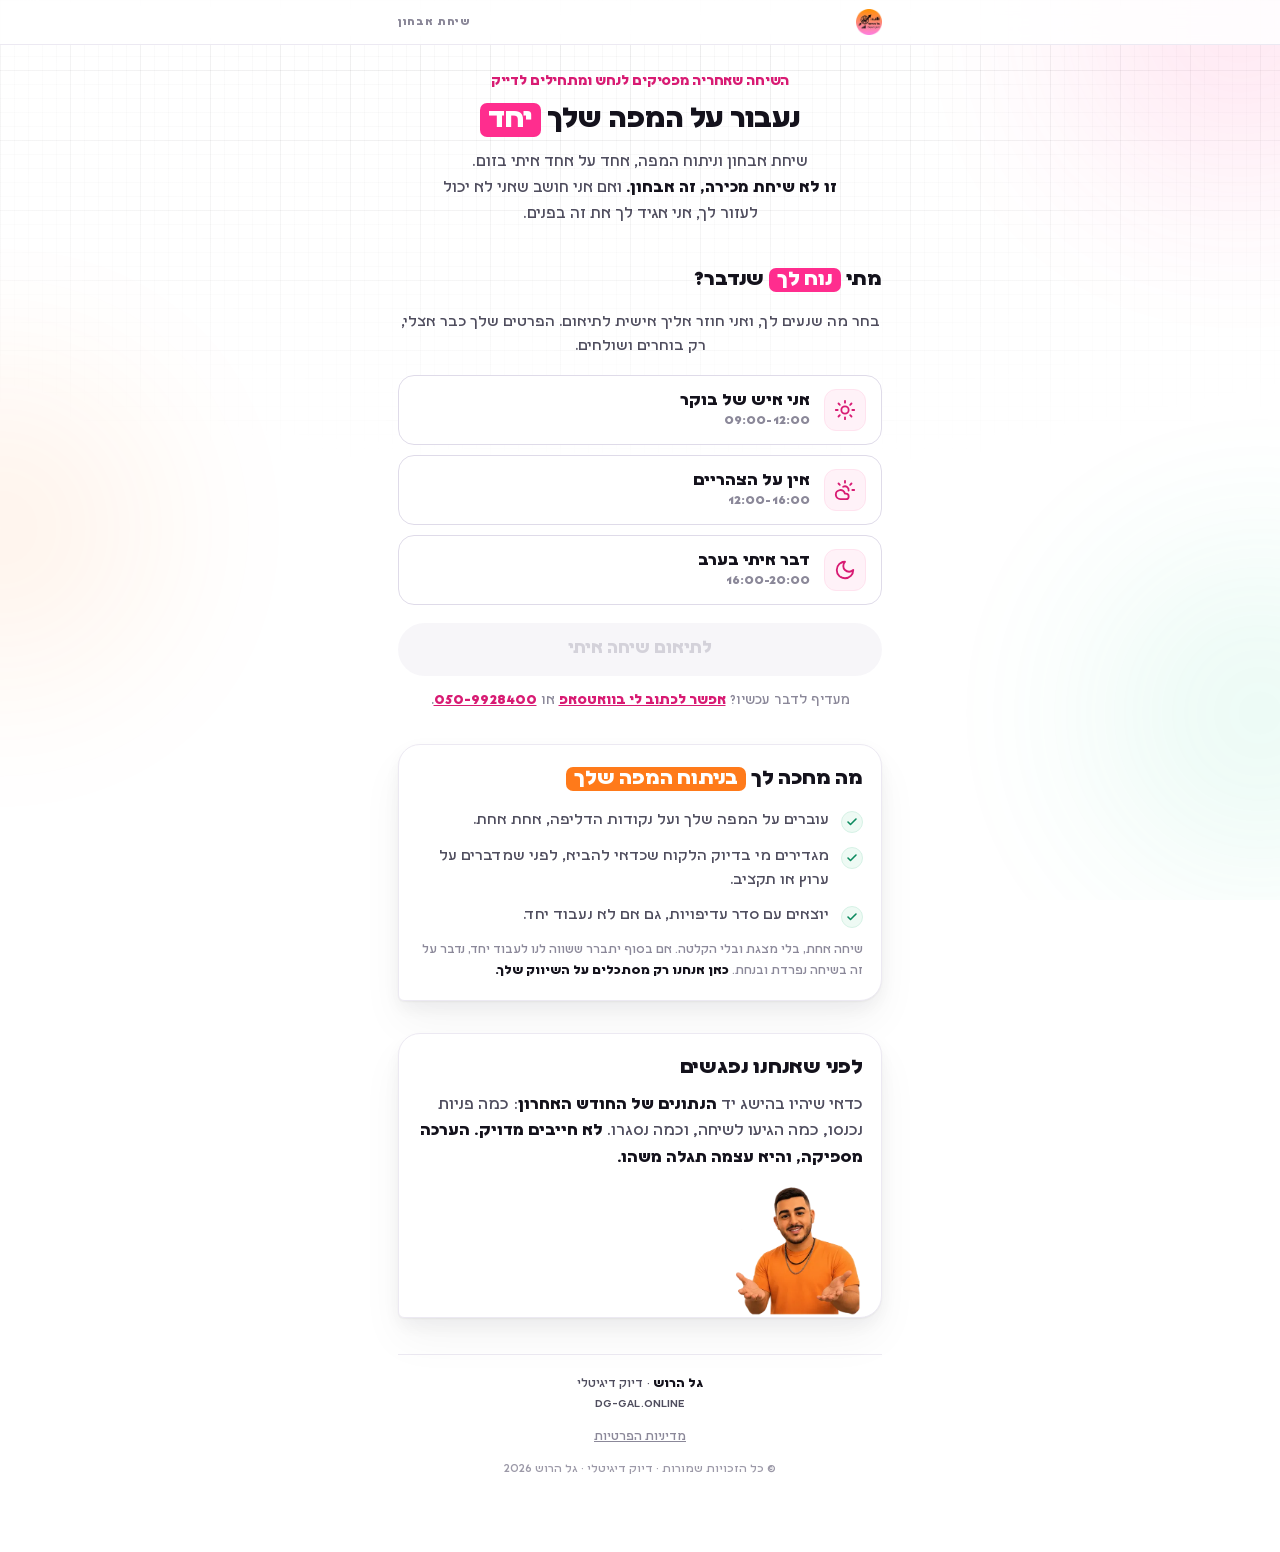
<file: time/index.html>
<!doctype html>
<html dir="rtl" lang="he">
<head>
<meta charset="utf-8">
<meta name="viewport" content="width=device-width, initial-scale=1, viewport-fit=cover">
<meta name="robots" content="noindex,nofollow">
<title>שיחת אבחון · דיוק דיגיטלי</title>
<style>
@font-face{font-family:'TelAviv';font-weight:400;font-style:normal;font-display:swap;src:url([data-uri]) format('woff2');}
@font-face{font-family:'TelAviv';font-weight:800;font-style:normal;font-display:swap;src:url([data-uri]) format('woff2');}

:root{
  --bg:#ffffff; --bg2:#f8f7fb; --bg3:#fcfbfe;
  --pink:#ff2d8e; --pinkS:#d81b73; --pinkT:#fff2f8; --pinkL:#ffe3ef;
  --orange:#ff7a1a; --orangeS:#c95c07; --orangeT:#fff6ee; --orangeL:#ffe7d2;
  --green:#34d399; --greenS:#0c8a5f; --greenT:#eefaf4; --greenL:#d6f2e6;
  --txt:#14121c; --mut:#4f4d5e; --mut2:#8b8899; --line:#ece9f2; --line2:#dfdbe9;
  --sh1:0 1px 2px rgba(20,18,28,.04), 0 4px 10px rgba(20,18,28,.045);
  --sh2:0 1px 2px rgba(20,18,28,.05), 0 8px 20px rgba(20,18,28,.055), 0 22px 44px rgba(20,18,28,.045);
  --shC:0 2px 6px rgba(255,45,142,.18), 0 12px 26px rgba(255,45,142,.24);
  --rC:22px 22px 22px 6px;
}
*{box-sizing:border-box;-webkit-tap-highlight-color:transparent}
html{overflow-x:clip}
/* כלל ברזל של גל: אין מילים יתומות. text-wrap:pretty נועד בדיוק לזה,
   והדפדפנים שלא תומכים בו פשוט שוברים כרגיל, אז אין מה להפסיד. */
h1,h2,h3,h4,p,li,.res,.pun,.mirror,.sub,.rel,.fine,.qh,.gnote{
  text-wrap:pretty;-webkit-text-wrap:pretty}

body{margin:0;background:var(--bg);color:var(--txt);
  font-family:"TelAviv",system-ui,-apple-system,"Segoe UI",Arial,sans-serif;
  font-size:16px;line-height:1.65;overflow-x:clip;-webkit-font-smoothing:antialiased;
  font-variant-numeric:tabular-nums}
button,input,textarea,select{font-family:inherit;font-variant-numeric:tabular-nums}

.grid{position:fixed;inset:0;z-index:0;pointer-events:none;
  background-image:
    linear-gradient(rgba(20,18,28,.030) 1px,transparent 1px),
    linear-gradient(90deg,rgba(20,18,28,.030) 1px,transparent 1px),
    linear-gradient(rgba(20,18,28,.055) 1px,transparent 1px),
    linear-gradient(90deg,rgba(20,18,28,.055) 1px,transparent 1px);
  background-size:14px 14px,14px 14px,70px 70px,70px 70px;
  -webkit-mask-image:radial-gradient(120% 65% at 50% 0%,#000 0%,rgba(0,0,0,.5) 45%,transparent 82%);
  mask-image:radial-gradient(120% 65% at 50% 0%,#000 0%,rgba(0,0,0,.5) 45%,transparent 82%)}
.glow{position:fixed;inset:0;pointer-events:none;z-index:0;overflow:hidden}
.glow i{position:absolute;display:block;border-radius:50%;filter:blur(90px)}
.g1{width:340px;height:340px;background:var(--pink);top:-150px;right:-130px;opacity:.11}
.g2{width:300px;height:300px;background:var(--orange);top:42%;left:-150px;opacity:.09}
.g3{width:320px;height:320px;background:var(--green);bottom:3%;right:-140px;opacity:.10}

.wrap{position:relative;z-index:1;max-width:520px;margin:0 auto;padding:0 18px 40px}

header{position:sticky;top:0;z-index:40;backdrop-filter:blur(16px);-webkit-backdrop-filter:blur(16px);
  background:rgba(255,255,255,.86);border-bottom:1px solid var(--line)}
.hd{max-width:520px;margin:0 auto;padding:9px 18px;display:flex;align-items:center;justify-content:space-between;gap:10px}
.hd img{height:26px;width:auto;display:block}
.hd .who{font-size:11px;color:var(--mut2);font-weight:800;letter-spacing:.06em}

.sec{margin:32px 0;scroll-margin-top:74px}
.sh{font-size:20.5px;line-height:1.5;font-weight:800;margin:0 0 15px;letter-spacing:-.01em;color:var(--txt)}
h2{font-size:22px;line-height:1.32;margin:0 0 10px;font-weight:800;letter-spacing:-.01em}
p{margin:0 0 12px;color:var(--mut)}
b,strong{color:var(--txt);font-weight:800}
/* כלל ברזל של גל: מילים שמודגשות בקופסא לא נשברות לעולם באמצע, בשום
   נכס דיגיטלי שלו. הקופסא זזה כיחידה שלמה לשורה הבאה, ולא מתפצלת
   לשני חלקים צבועים. איפה שהביטוי ארוך מכדי להיכנס לרוחב מובייל
   אפילו לבדו, זו כבר בעיית ניסוח, לא בעיית CSS, ומדווחים על זה. */
.box{display:inline;background:var(--pink);color:#fff;font-weight:800;padding:1px 8px;border-radius:7px;
  white-space:nowrap}
.boxg{display:inline;background:var(--green);color:#05261a;font-weight:800;padding:1px 8px;border-radius:7px;
  white-space:nowrap}
.boxo{display:inline;background:var(--orange);color:#fff;font-weight:800;padding:1px 8px;border-radius:7px;
  white-space:nowrap}
.nb{white-space:nowrap}

.card{position:relative;background:#fff;border:1px solid var(--line);border-radius:var(--rC);
  padding:19px 18px;box-shadow:var(--sh1)}
.card.lift{box-shadow:var(--sh2)}

.panel{position:relative;background:#fff;border:1px solid var(--line2);border-radius:26px 26px 26px 8px;
  padding:26px 20px 22px;box-shadow:var(--sh2);text-align:center;overflow:hidden}
.panel::before{content:"";position:absolute;inset:7px;border:1px solid var(--line);border-radius:20px 20px 20px 5px;pointer-events:none}
.panel .tick{position:absolute;width:13px;height:13px;pointer-events:none}
.panel .tick::before,.panel .tick::after{content:"";position:absolute;background:var(--pink);opacity:.45;border-radius:2px}
.panel .tick::before{width:13px;height:2px}
.panel .tick::after{width:2px;height:13px}
.t1{top:15px;right:15px}.t1::before,.t1::after{top:0;right:0}
.t2{top:15px;left:15px}.t2::before,.t2::after{top:0;left:0}
.t3{bottom:15px;right:15px}.t3::before,.t3::after{bottom:0;right:0}
.t4{bottom:15px;left:15px}.t4::before,.t4::after{bottom:0;left:0}

.puck{position:relative;width:46px;height:46px;flex:0 0 auto;border-radius:15px;display:grid;place-items:center;
  background:linear-gradient(158deg,#fff 0%,var(--pk-t) 58%,var(--pk-l) 100%);
  border:1px solid var(--pk-b);
  box-shadow:inset 0 1.5px 0 rgba(255,255,255,.95), inset 0 -2px 3px rgba(20,18,28,.05),
             0 8px 14px -6px var(--pk-s), 0 2px 5px rgba(20,18,28,.07)}
.puck::before{content:"";position:absolute;top:3px;right:5px;left:9px;height:42%;border-radius:12px 12px 60% 60%;
  background:linear-gradient(180deg,rgba(255,255,255,.85),rgba(255,255,255,0));pointer-events:none}
.puck svg{width:23px;height:23px;position:relative;overflow:visible;
  filter:drop-shadow(0 1.5px 1px rgba(20,18,28,.18))}
.pk-p{--pk-t:var(--pinkT);--pk-l:var(--pinkL);--pk-b:#ffc9de;--pk-s:rgba(255,45,142,.42);color:var(--pinkS)}
.pk-o{--pk-t:var(--orangeT);--pk-l:var(--orangeL);--pk-b:#ffd0a8;--pk-s:rgba(255,122,26,.42);color:var(--orangeS)}
.pk-g{--pk-t:var(--greenT);--pk-l:var(--greenL);--pk-b:#a9e6cb;--pk-s:rgba(52,211,153,.45);color:var(--greenS)}

.cta{display:block;width:100%;border:0;cursor:pointer;color:#fff;font-size:17px;font-weight:800;
  padding:16px 18px;border-radius:999px;background:linear-gradient(96deg,var(--pink),var(--orange));
  box-shadow:var(--shC);
  /* בלי אנימציה, בלי nowrap ובלי שכבת compositing. כל אחד מהשלושה גרם
     לספארי באייפון לחתוך את הכיתוב, ואז נראה רק אמצע המילים. */
  line-height:1.25;text-align:center;overflow:visible}
.cta:disabled{background:#efedf4;color:#a9a5b6;box-shadow:none;cursor:default}
.cta.quiet{background:#fff;border:1px solid var(--line2);color:var(--mut);box-shadow:var(--sh1);font-size:15px}
.fine{font-size:12.5px;color:var(--mut2);margin:12px 0 0}

footer{border-top:1px solid var(--line);margin-top:36px;padding:19px 0 22px;text-align:center;font-size:12.5px;color:var(--mut2)}
footer a{color:var(--mut2)}

/* מסך מעבר. שתיים שלוש שניות של שקט אחרי לחיצה הן המקום שבו אנשים עוזבים,
   אז אומרים להם מה קורה במקום להשאיר מסך ריק. */
.gate{position:fixed;inset:0;z-index:120;display:none;place-content:center;
  background:rgba(20,18,28,.62);backdrop-filter:blur(3px);
  -webkit-backdrop-filter:blur(3px);opacity:0;transition:opacity .22s ease}
.gate.on{display:grid;opacity:1}
.gate .g{text-align:center;padding:0 30px}
.gate .ring{width:46px;height:46px;margin:0 auto 16px;border-radius:50%;
  border:3px solid rgba(255,255,255,.22);border-top-color:#fff;
  animation:gspin .8s linear infinite}
@keyframes gspin{to{transform:rotate(360deg)}}
.gate p{margin:0;color:#fff;font-size:16.5px;font-weight:800;line-height:1.5}
.gate small{display:block;margin-top:7px;color:rgba(255,255,255,.7);
  font-size:13.5px;font-weight:700}

/* תיבת הסרטון האנכי. משותפת לדף הבית ולדף התוצאה, כי זה אותו נגן
   בדיוק. הסרטון עצמו לא מוטמע בדף, נטען כקובץ נפרד רק בלחיצה. */
.vlite{position:fixed;inset:0;z-index:130;display:none;place-items:center;
  background:rgba(10,9,14,.92);padding:26px 20px}
.vlite.on{display:grid}
.vlite .vbox{position:relative;width:100%;max-width:400px}
.vlite video{width:100%;max-height:82vh;border-radius:16px;display:block;
  background:#000;box-shadow:var(--shC)}
.vlite .vx{position:absolute;top:-46px;left:0;width:36px;height:36px;
  border-radius:50%;border:0;background:rgba(255,255,255,.14);color:#fff;
  font-size:22px;line-height:1;cursor:pointer}


/* כרטיסיית סיפור לקוח. משותפת לדף הבית ולדף התוצאה, כי זו אותה
   הוכחה ואסור שהיא תיראה אחרת בשני מקומות. */
.cases{position:relative}
.case{position:sticky;background:#fff;border:1px solid var(--line2);min-height:330px;
  border-radius:26px 26px 26px 8px;padding:24px 20px 20px;box-shadow:var(--sh2);
  margin-bottom:18px;overflow:hidden}
.case::before{content:"";position:absolute;inset:7px;border:1px solid var(--line);
  border-radius:20px 20px 20px 5px;pointer-events:none}
.case .tick{position:absolute}
.case .tick.t1{top:14px;right:14px}
.case .tick.t2{top:14px;left:14px}
.case .tick.t3{bottom:14px;right:14px}
.case .tick.t4{bottom:14px;left:14px}
.case .tick.t2::before,.case .tick.t4::before{right:0}
.case .tick.t3::after,.case .tick.t4::after{bottom:0}
.case .tick{position:absolute;width:13px;height:13px;pointer-events:none}
.case .tick::before,.case .tick::after{content:"";position:absolute;background:var(--pink);opacity:.45;border-radius:2px}
.case .tick::before{width:13px;height:2px}
.case .tick::after{width:2px;height:13px}
.case:nth-of-type(1){top:80px;z-index:1}
.case:nth-of-type(2){top:88px;z-index:2}
.case:nth-of-type(3){top:96px;z-index:3}
.case:nth-of-type(4){top:104px;z-index:4}
.case:nth-of-type(5){top:112px;z-index:5;margin-bottom:0}
.case .hd2{position:relative;z-index:2;display:flex;gap:12px;align-items:center;margin-bottom:12px}
.case .ph{flex:0 0 auto;width:48px;height:48px;border-radius:50%;overflow:hidden;display:grid;place-items:center;
  background:linear-gradient(158deg,#fff,var(--pinkL));border:1px solid #ffc9de;
  box-shadow:inset 0 1px 0 rgba(255,255,255,.9),0 2px 6px rgba(20,18,28,.08);
  font-size:15px;font-weight:800;color:var(--pinkS);letter-spacing:-.02em}
.case .ph img{width:100%;height:100%;object-fit:cover;display:block}
.case .who2 b{display:block;font-size:15.5px;font-weight:800;color:var(--txt);line-height:1.3}
.case .who2 span{display:block;font-size:12.5px;font-weight:700;color:var(--mut2);line-height:1.4;margin-top:2px}
.case .res{position:relative;z-index:2;font-size:17px;font-weight:800;line-height:1.45;margin:0 0 10px;color:var(--txt)}
.case p{position:relative;z-index:2;margin:0 0 8px;font-size:14.5px}
.case .pun{position:relative;z-index:2;margin:0;font-size:14.5px;font-weight:800;color:var(--greenS)}

.soc{display:flex;gap:10px;justify-content:center;margin:12px 0 10px}
.soc a{display:inline-flex;align-items:center;justify-content:center;width:36px;height:36px;border:1px solid var(--line);border-radius:50%;color:var(--mut2);transition:color .18s,border-color .18s}
.soc a:hover{color:var(--brand);border-color:var(--brand)}
.soc svg{width:18px;height:18px}

.calalt{margin:14px 0 0;font-size:13.5px;color:var(--mut2);line-height:1.6;text-align:center}
.calalt a{color:var(--pinkS);font-weight:700}

.cr{margin-top:10px!important;font-size:11.5px;color:var(--mut2);opacity:.85}

.hero{padding:28px 0 2px;text-align:center}
.kick{font-size:13.5px;font-weight:800;color:var(--pinkS);margin:0 0 10px;letter-spacing:-.01em;line-height:1.4}
.h1{font-size:29px;line-height:1.26;font-weight:800;margin:0 0 12px;letter-spacing:-.02em}
.sub{font-size:15.5px;color:var(--mut);margin:0 auto 4px;max-width:430px}
.pt{display:flex;gap:12px;align-items:flex-start;margin-bottom:12px;font-size:15px;color:var(--mut);line-height:1.55}
.pt i{flex:0 0 auto;width:22px;height:22px;border-radius:50%;display:grid;place-items:center;margin-top:2px;
  background:var(--greenT);border:1px solid var(--greenL);color:var(--greenS)}
.pt svg{width:12px;height:12px;stroke-width:3.2}
#cal{position:relative;min-height:520px;width:100%;overflow:hidden;border-radius:var(--rC);overflow:hidden;border:1px solid var(--line);
  box-shadow:var(--sh2);background:#fff}
.calfall{position:absolute;inset:0;display:grid;place-content:center;padding:30px 20px;text-align:center}
#cal.ready{min-height:0}
#cal.ready .calfall{display:none}
.me{position:relative;overflow:hidden;padding-bottom:0}
.me .in{padding-bottom:6px}
.me .av{display:block;width:130px;margin:8px 0 -1px auto}
.pref-lead{font-size:15px;color:var(--mut);line-height:1.6;margin:0 0 16px;text-align:center}
.prefs{display:flex;flex-direction:column;gap:10px;margin-bottom:18px}
.pref{display:flex;align-items:center;gap:14px;text-align:right;width:100%;font-family:inherit;
  background:#fff;border:1.5px solid var(--line2);border-radius:16px;padding:13px 15px;cursor:pointer;
  transition:border-color .15s,background .15s,box-shadow .15s}
.pref.on{border-color:var(--pink);background:var(--pinkT);box-shadow:var(--sh1)}
.pref .pi{flex:0 0 auto;width:42px;height:42px;border-radius:12px;display:grid;place-items:center;
  background:var(--pinkT);border:1px solid var(--pinkL);color:var(--pinkS)}
.pref.on .pi{background:#fff}
.pref .pi svg{width:22px;height:22px;fill:none;stroke:currentColor;stroke-width:2;stroke-linecap:round;stroke-linejoin:round}
.pref .pl{display:flex;flex-direction:column;gap:2px}
.pref .pl b{font-size:16.5px;font-weight:800;color:var(--txt)}
.pref .pl small{font-size:12.5px;color:var(--mut2);font-weight:700;direction:ltr;text-align:right}
.cta:disabled{opacity:.5;cursor:default;box-shadow:none}
.prefok{text-align:center;padding:24px 19px;border:1px solid var(--greenL);background:var(--greenT);
  border-radius:30px 30px 30px 8px;box-shadow:var(--sh2)}
.prefok b{display:block;font-size:20px;color:var(--greenS);margin-bottom:8px;letter-spacing:-.01em}
.prefok p{font-size:15px;color:var(--txt);line-height:1.65;margin:0}
</style>
<script>
/* זיהוי הטמעה: survey.html חי גם עצמאי וגם בתוך iframe בדף הבית (הביקוע
   החי מ-28/09/2026). הדגל קובע מה מדלגים עליו כשהוא ממוסגר (PageView כפול,
   כרום, ניווט). שאר הדפים אף פעם לא ממוסגרים, אז זה תמיד false אצלם. */
try{if(window.top!==window.self)document.documentElement.classList.add('framed');}catch(e){document.documentElement.classList.add('framed');}
!function(f,b,e,v,n,t,s){if(f.fbq)return;n=f.fbq=function(){n.callMethod?
n.callMethod.apply(n,arguments):n.queue.push(arguments)};if(!f._fbq)f._fbq=n;
n.push=n;n.loaded=!0;n.version='2.0';n.queue=[];t=b.createElement(e);t.async=!0;
t.src=v;s=b.getElementsByTagName(e)[0];s.parentNode.insertBefore(t,s)}(window,
document,'script','https://connect.facebook.net/en_US/fbevents.js');
fbq('init','3520763671432860');if(window.self===window.top)fbq('track','PageView');
</script>
<noscript><img height="1" width="1" style="display:none"
src="https://www.facebook.com/tr?id=3520763671432860&ev=PageView&noscript=1" alt=""></noscript>
</head>
<body>

<div class="grid"></div>
<div class="glow"><i class="g1"></i><i class="g2"></i><i class="g3"></i></div>

<header><div class="hd">
  <img src="[data-uri]" alt="דיוק דיגיטלי">
  <span class="who">שיחת אבחון</span>
</div></header>

<div class="wrap">

  <div class="hero">
    <p class="kick">השיחה שאחריה מפסיקים לנחש ומתחילים לדייק</p>
    <h1 class="h1">נעבור על המפה שלך <span class="box">יחד</span></h1>
    <p class="sub">שיחת אבחון וניתוח המפה, אחד על אחד איתי בזום.<br><b>זו לא שיחת מכירה, זה אבחון.</b> ואם אני חושב שאני לא יכול לעזור לך, <span class="nb">אני אגיד לך את זה בפנים.</span></p>
  </div>

  <div class="sec" id="prefblock">
    <h2 class="sh">מתי <span class="box">נוח לך</span> שנדבר?</h2>
    <p class="pref-lead">בחר מה שנעים לך, ואני חוזר אליך אישית לתיאום. הפרטים שלך כבר אצלי, רק בוחרים ושולחים.</p>
    <div class="prefs" id="prefs">
      <button type="button" class="pref" data-p="בוקר, 09:00-12:00">
        <span class="pi"><svg viewBox="0 0 24 24"><circle cx="12" cy="12" r="4"/><path d="M12 2v2"/><path d="M12 20v2"/><path d="m4.93 4.93 1.41 1.41"/><path d="m17.66 17.66 1.41 1.41"/><path d="M2 12h2"/><path d="M20 12h2"/><path d="m6.34 17.66-1.41 1.41"/><path d="m19.07 4.93-1.41 1.41"/></svg></span>
        <span class="pl"><b>אני איש של בוקר</b><small>09:00-12:00</small></span>
      </button>
      <button type="button" class="pref" data-p="צהריים, 12:00-16:00">
        <span class="pi"><svg viewBox="0 0 24 24"><path d="M12 2v2"/><path d="m4.93 4.93 1.41 1.41"/><path d="M20 12h2"/><path d="m19.07 4.93-1.41 1.41"/><path d="M15.947 12.65a4 4 0 0 0-5.925-4.128"/><path d="M13 22H7a5 5 0 1 1 4.9-6H13a3 3 0 0 1 0 6Z"/></svg></span>
        <span class="pl"><b>אין על הצהריים</b><small>12:00-16:00</small></span>
      </button>
      <button type="button" class="pref" data-p="ערב, 16:00-20:00">
        <span class="pi"><svg viewBox="0 0 24 24"><path d="M12 3a6 6 0 0 0 9 9 9 9 0 1 1-9-9Z"/></svg></span>
        <span class="pl"><b>דבר איתי בערב</b><small>16:00-20:00</small></span>
      </button>
    </div>
    <button class="cta" id="prefSend" disabled>לתיאום שיחה איתי</button>
    <p class="calalt">מעדיף לדבר עכשיו? <a href="https://wa.me/972509928400?text=%D7%94%D7%99%D7%99%20%D7%92%D7%9C%2C%20%D7%A8%D7%95%D7%A6%D7%94%20%D7%9C%D7%AA%D7%90%D7%9D%20%D7%A9%D7%99%D7%97%D7%AA%20%D7%90%D7%91%D7%97%D7%95%D7%9F" target="_blank" rel="noopener">אפשר לכתוב לי בוואטסאפ</a> או <a href="tel:0509928400" dir="ltr">050-9928400</a>.</p>
  </div>

  <div class="sec" id="prefok" hidden>
    <div class="prefok">
      <b>קיבלתי, ואחזור אליך אישית.</b>
      <p>סימנת שנוח לך <span id="prefWord"></span>. אני חוזר אליך לתיאום שעה מדויקת לשיחת האבחון, בטלפון או בוואטסאפ.</p>
    </div>
  </div>

  <div class="sec card lift">
    <h2 class="sh">מה מחכה לך <span class="boxo">בניתוח המפה שלך</span></h2>
    <div class="pt"><i><svg viewBox="0 0 24 24" fill="none" stroke="currentColor" stroke-linecap="round" stroke-linejoin="round"><path d="M20 6 9 17l-5-5"/></svg></i>
      <span>עוברים על המפה שלך ועל נקודות הדליפה, אחת אחת.</span></div>
    <div class="pt"><i><svg viewBox="0 0 24 24" fill="none" stroke="currentColor" stroke-linecap="round" stroke-linejoin="round"><path d="M20 6 9 17l-5-5"/></svg></i>
      <span>מגדירים מי בדיוק הלקוח שכדאי להביא, לפני שמדברים על ערוץ או תקציב.</span></div>
    <div class="pt"><i><svg viewBox="0 0 24 24" fill="none" stroke="currentColor" stroke-linecap="round" stroke-linejoin="round"><path d="M20 6 9 17l-5-5"/></svg></i>
      <span>יוצאים עם סדר עדיפויות, <span class="nb">גם אם לא נעבוד יחד.</span></span></div>
    <p class="fine" style="margin-top:2px">שיחה אחת, בלי מצגת ובלי הקלטה. אם בסוף יתברר ששווה לנו לעבוד יחד, נדבר על זה בשיחה נפרדת ובנחת. <b>כאן אנחנו רק מסתכלים על השיווק שלך.</b></p>
  </div>


  <div class="sec">
    <div class="card lift me"><div class="in">
      <p class="sh" style="margin-bottom:8px">לפני שאנחנו נפגשים</p>
      <p style="margin-bottom:0">כדאי שיהיו בהישג יד <b>הנתונים של החודש האחרון</b>: כמה פניות נכנסו, כמה הגיעו לשיחה, וכמה נסגרו. <b>לא חייבים מדויק. הערכה מספיקה, והיא עצמה תגלה משהו.</b></p>
    </div><img class="av" src="[data-uri]" alt="גל הרוש"></div>
  </div>

  <footer>
    <p><b>גל הרוש</b> · דיוק דיגיטלי<br>DG-GAL.ONLINE</p>
    <p><a href="/privacy/">מדיניות הפרטיות</a></p>
  
  <p class="cr">© כל הזכויות שמורות · <a href="https://wa.me/972509928400?text=%D7%94%D7%99%D7%99%20%D7%92%D7%9C%2C%20%D7%94%D7%92%D7%A2%D7%AA%D7%99%20%D7%90%D7%9C%D7%99%D7%9A%20%D7%93%D7%A8%D7%9A%20%D7%A0%D7%9B%D7%A1%20%D7%93%D7%99%D7%92%D7%99%D7%98%D7%9C%D7%99%20%D7%A9%D7%99%D7%A6%D7%A8%D7%AA%2C%20%D7%90%D7%A9%D7%9E%D7%97%20%D7%9C%D7%A4%D7%A8%D7%98%D7%99%D7%9D" target="_blank" rel="noopener" style="color:inherit;text-decoration:none">דיוק דיגיטלי</a> · גל הרוש 2026</p>
</footer>
</div>

<script>
/* ==== טופס העדפת מועד. הליד כבר מזוהה מהשאלון, אז רק סימון ושליחה,
   בלי יומן ובלי מילוי פרטים שוב. גל מתאם את השעה הסופית ידנית. ==== */
var WORKER_URL = 'https://dg-gal-funnel.tom-harush.workers.dev';
var lead = null, leadId = '';
try { lead = JSON.parse(sessionStorage.getItem('dg_map') || 'null'); } catch(e){}
/* המזהה מגיע קודם מהכתובת (קישור וואטסאפ אישי, /time/?id=..., שנפתח בכל
   סשן ומכשיר), ורק אם אין, מהלשונית הנוכחית. ככה בקשת מועד לעולם לא
   מאבדת מי סימן מה, בלי לבקש פרטים שוב. */
function urlLeadId(){ var m = location.search.match(/[?&]id=([\w-]{8,64})/); return m ? m[1] : ''; }
try { leadId = urlLeadId() || sessionStorage.getItem('dg_lead_id') || ''; } catch(e){}

var chosen = '';
var prefs = document.getElementById('prefs');
var sendBtn = document.getElementById('prefSend');

prefs.addEventListener('click', function(e){
  var b = e.target.closest('.pref'); if(!b) return;
  [].forEach.call(prefs.children, function(x){ x.classList.remove('on'); });
  b.classList.add('on');
  chosen = b.getAttribute('data-p');
  sendBtn.disabled = false;
});

sendBtn.addEventListener('click', function(){
  if(!chosen) return;
  if(window.fbq) fbq('trackCustom','ClickBooking',{ pref: chosen });
  sendBtn.disabled = true; sendBtn.textContent = 'שולח...';

  /* הגעה ישירה בלי מזהה ליד: אין את מי לשייך, אז נופלים לוואטסאפ במקום
     לאבד את האדם. רוב האנשים מגיעים דרך המשפך ויש להם מזהה. */
  if(!leadId){
    location.href = 'https://wa.me/972509928400?text=' +
      encodeURIComponent('היי גל, נוח לי ' + chosen + ' לשיחת האבחון');
    return;
  }

  fetch(WORKER_URL + '/booking-pref', { method:'POST',
    headers:{ 'Content-Type':'application/json' },
    body: JSON.stringify({ lead_id: leadId, pref: chosen }) })
    .then(function(r){ return r.ok ? r.json() : null; })
    .then(function(){
      var w = document.getElementById('prefWord'); if(w) w.textContent = chosen;
      document.getElementById('prefblock').hidden = true;
      document.getElementById('prefok').hidden = false;
      window.scrollTo({ top: 0, behavior: 'smooth' });
    })
    .catch(function(){
      sendBtn.disabled = false; sendBtn.textContent = 'לא נשלח, לחצו לניסיון חוזר';
    });
});

if(window.fbq) fbq('trackCustom','ViewBooking');
</script>
</body>
</html>
</file>
